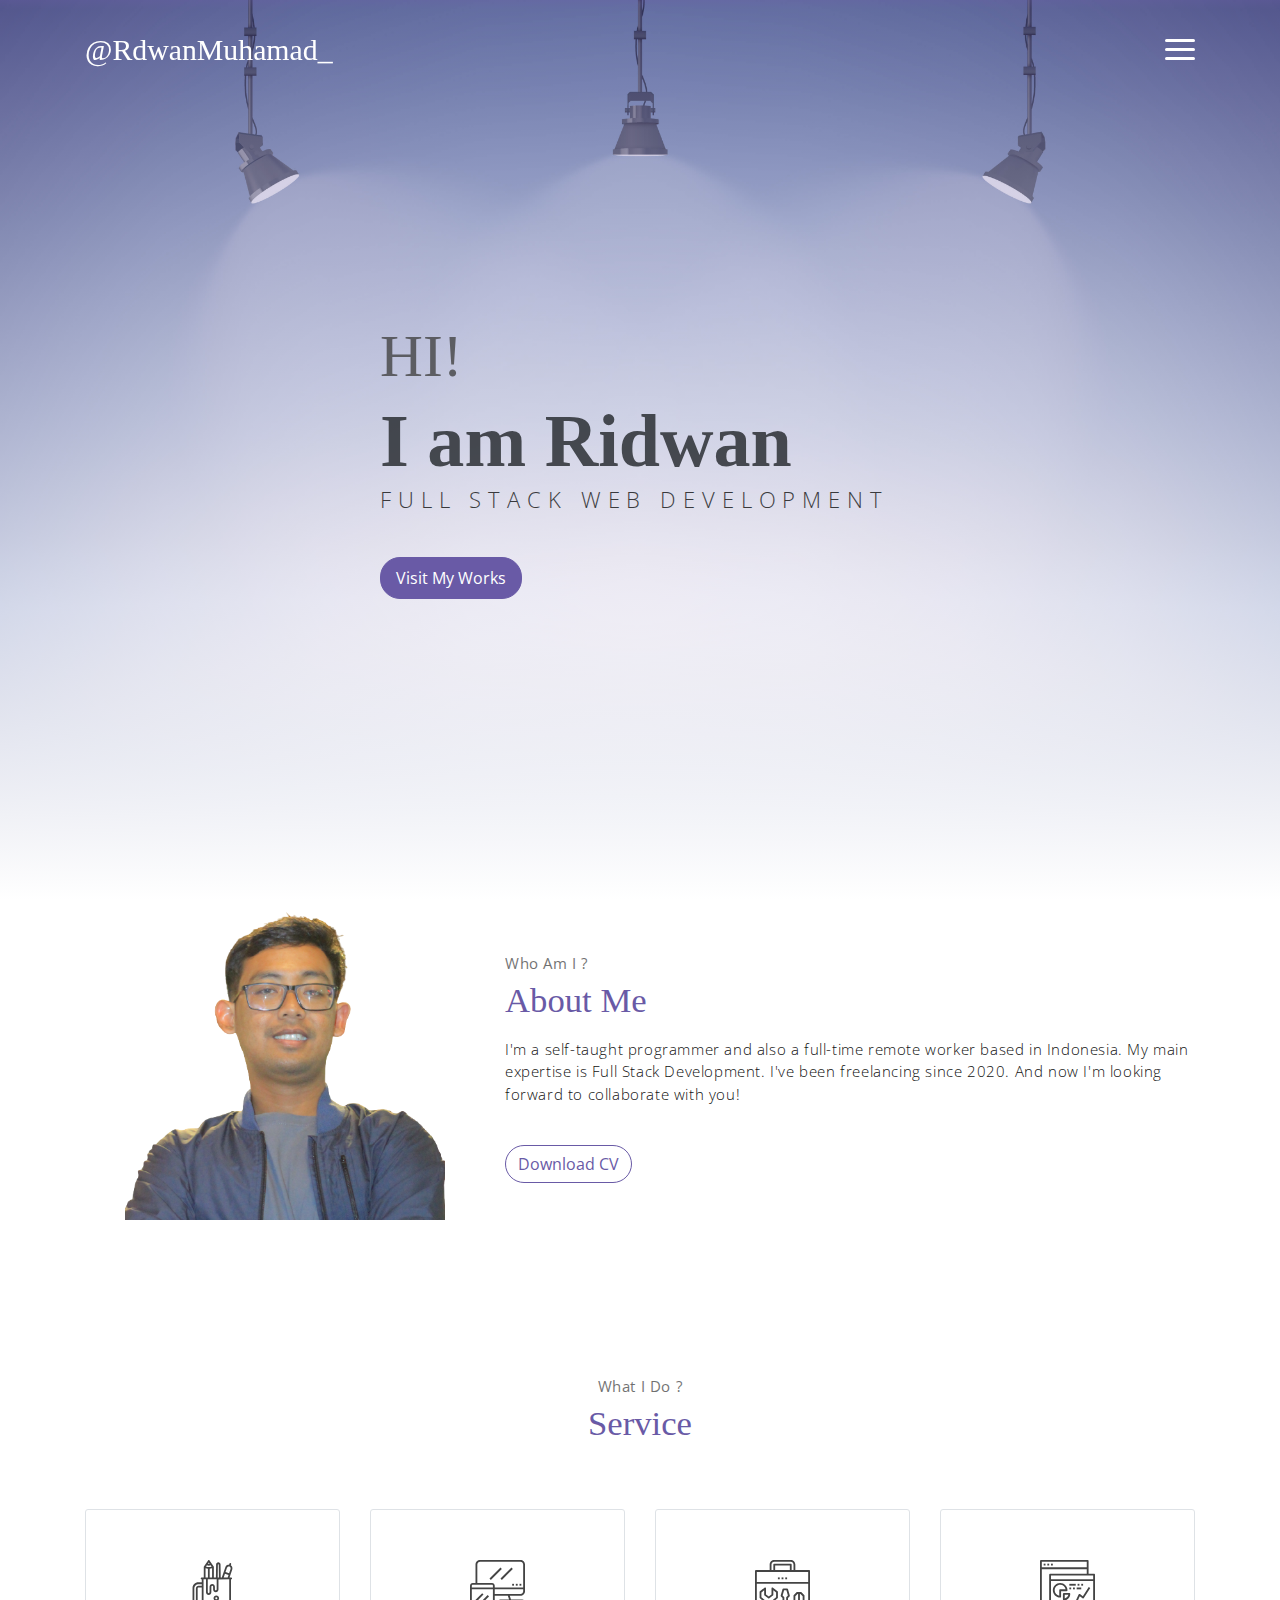
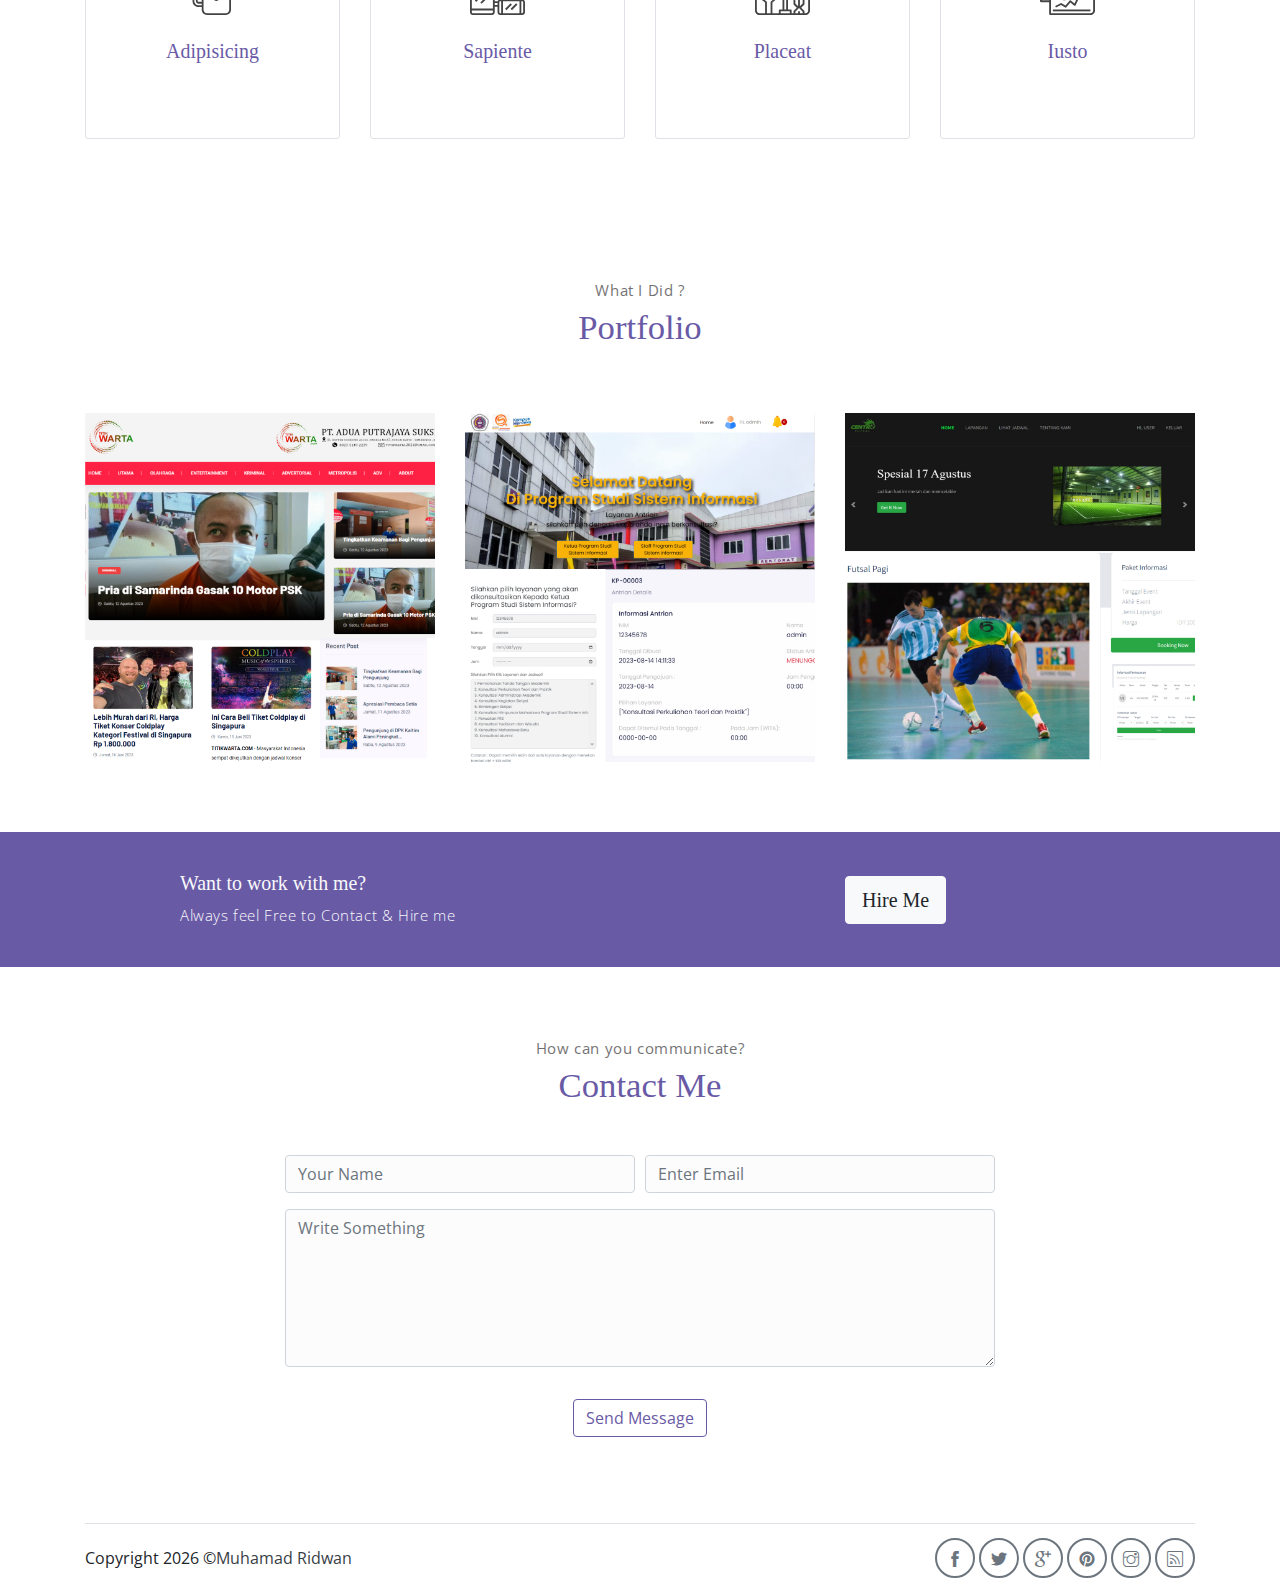
<file: index.html>
<!DOCTYPE html>
<html lang="en">

<head>
    <meta charset="utf-8">
    <meta name="viewport" content="width=device-width, initial-scale=1, shrink-to-fit=no">
    <meta name="description" content="Start your development with Meyawo landing page.">
    <meta name="author" content="Devcrud">
    <title>Portfolio Muhamad Ridwan</title>
    <!-- font icons -->
    <link rel="stylesheet" href="assets/vendors/themify-icons/css/themify-icons.css">
    <!-- Bootstrap + Meyawo main styles -->
    <link rel="stylesheet" href="assets/css/meyawo.css">
</head>

<body data-spy="scroll" data-target=".navbar" data-offset="40" id="home">

    <!-- Page Navbar -->
    <nav class="custom-navbar" data-spy="affix" data-offset-top="20">
        <div class="container">
            <a class="logo" href="/">@RdwanMuhamad_</a>
            <ul class="nav">
                <li class="item">
                    <a class="link" href="/">Home</a>
                </li>
                <li class="item">
                    <a class="link" href="#about">About</a>
                </li>
                <li class="item">
                    <a class="link" href="#portfolio">Portfolio</a>
                </li>
                <!-- <li class="item">
                    <a class="link" href="#testmonial">Testmonial</a>
                </li>
                <li class="item">
                    <a class="link" href="#blog">Blog</a>
                </li> -->
                <li class="item">
                    <a class="link" href="#contact">Contact</a>
                </li>
                <!-- <li class="item ml-md-3">
                    <a href="components.html" class="btn btn-primary">Components</a>
                </li> -->
            </ul>
            <a href="javascript:void(0)" id="nav-toggle" class="hamburger hamburger--elastic">
                <div class="hamburger-box">
                    <div class="hamburger-inner"></div>
                </div>
            </a>
        </div>
    </nav><!-- End of Page Navbar -->

    <!-- page header -->
    <header id="home" class="header">
        <div class="overlay"></div>
        <div class="header-content container">
            <h1 class="header-title">
                <span class="up">HI!</span>
                <span class="down">I am Ridwan</span>
            </h1>
            <p class="header-subtitle">FULL STACK WEB DEVELOPMENT</p>

            <a class="btn btn-primary" href="#portfolio">Visit My Works</a>
        </div>
    </header><!-- end of page header -->

    <!-- about section -->
    <section class="section pt-0" id="about">
        <!-- container -->
        <div class="container text-center">
            <!-- about wrapper -->
            <div class="about">
                <div class="about-img-holder text-center">
                    <img src="assets/imgs/frame-2.png" class="about-img"
                        alt="Download free bootstrap 4 landing page, free boootstrap 4 templates, Download free bootstrap 4.1 landing page, free boootstrap 4.1.1 templates, meyawo Landing page">
                </div>
                <div class="about-caption">
                    <p class="section-subtitle">Who Am I ?</p>
                    <h2 class="section-title mb-3">About Me</h2>
                    <p>
                        I'm a self-taught programmer and also a full-time remote worker based in Indonesia. My main expertise is Full Stack Development. 
                        I've been freelancing since 2020. And now I'm looking forward to collaborate with you!
                    </p>
                    <a href="/assets/doc/cv-muhamad-ridwan.pdf" target="_blank"
                        class="btn-rounded btn btn-outline-primary mt-4">Download CV</a>
                </div>
            </div><!-- end of about wrapper -->
        </div><!-- end of container -->
    </section> <!-- end of about section -->

    <!-- service section -->
    <section class="section" id="service">
        <div class="container text-center">
            <p class="section-subtitle">What I Do ?</p>
            <h6 class="section-title mb-6">Service</h6>
            <!-- row -->
            <div class="row">
                <div class="col-md-6 col-lg-3">
                    <div class="service-card">
                        <div class="body">
                            <img src="assets/imgs/pencil-case.svg"
                                alt="Download free bootstrap 4 landing page, free boootstrap 4 templates, Download free bootstrap 4.1 landing page, free boootstrap 4.1.1 templates, meyawo Landing page"
                                class="icon">
                            <h6 class="title">Adipisicing</h6>
                            <p class="subtitle">Labore velit culpa adipisci excepturi consequuntur itaque in nam
                                molestias dolorem iste quod.</p>
                        </div>
                    </div>
                </div>
                <div class="col-md-6 col-lg-3">
                    <div class="service-card">
                        <div class="body">
                            <img src="assets/imgs/responsive.svg"
                                alt="Download free bootstrap 4 landing page, free boootstrap 4 templates, Download free bootstrap 4.1 landing page, free boootstrap 4.1.1 templates, meyawo Landing page"
                                class="icon">
                            <h6 class="title">Sapiente</h6>
                            <p class="subtitle">Labore velit culpa adipisci excepturi consequuntur itaque in nam
                                molestias dolorem iste quod.</p>
                        </div>
                    </div>
                </div>
                <div class="col-md-6 col-lg-3">
                    <div class="service-card">
                        <div class="body">
                            <img src="assets/imgs/toolbox.svg"
                                alt="Download free bootstrap 4 landing page, free boootstrap 4 templates, Download free bootstrap 4.1 landing page, free boootstrap 4.1.1 templates, meyawo Landing page"
                                class="icon">
                            <h6 class="title">Placeat</h6>
                            <p class="subtitle">Labore velit culpa adipisci excepturi consequuntur itaque in nam
                                molestias dolorem iste quod.</p>
                        </div>
                    </div>
                </div>
                <div class="col-md-6 col-lg-3">
                    <div class="service-card">
                        <div class="body">
                            <img src="assets/imgs/analytics.svg"
                                alt="Download free bootstrap 4 landing page, free boootstrap 4 templates, Download free bootstrap 4.1 landing page, free boootstrap 4.1.1 templates, meyawo Landing page"
                                class="icon">
                            <h6 class="title">Iusto</h6>
                            <p class="subtitle">Labore velit culpa adipisci excepturi consequuntur itaque in nam
                                molestias dolorem iste quod.</p>
                        </div>
                    </div>
                </div>
            </div><!-- end of row -->
        </div>
    </section>
    <!-- end of service section -->

    <!-- portfolio section -->
    <section class="section" id="portfolio">
        <div class="container text-center">
            <p class="section-subtitle">What I Did ?</p>
            <h6 class="section-title mb-6">Portfolio</h6>
            <!-- row -->
            <div class="row">
                <div class="col-md-4">
                    <a href="#" class="portfolio-card">
                        <img src="assets/imgs/folio-4.jpg" class="portfolio-card-img"
                            alt="Download free bootstrap 4 landing page, free boootstrap 4 templates, Download free bootstrap 4.1 landing page, free boootstrap 4.1.1 templates, meyawo Landing page">
                        <span class="portfolio-card-overlay">
                            <span class="portfolio-card-caption">
                                <h4>Frontend Web Development </h4>
                                    <p class="font-weight-normal">News Website Titikwarta</p>
                            </span>
                        </span>
                    </a>
                </div>
                <div class="col-md-4">
                    <a href="#" class="portfolio-card">
                        <img class="portfolio-card-img" src="assets/imgs/folio-5.jpg" class="img-responsive rounded"
                            alt="Download free bootstrap 4 landing page, free boootstrap 4 templates, Download free bootstrap 4.1 landing page, free boootstrap 4.1.1 templates, meyawo Landing page">
                        <span class="portfolio-card-overlay">
                            <span class="portfolio-card-caption">
                                <h4>Full Stack Web Development</h4>
                                    <p class="font-weight-normal">Web Application SiAntrian</p>
                            </span>
                        </span>
                    </a>
                </div>
                <div class="col-md-4">
                    <a href="#" class="portfolio-card">
                        <img class="portfolio-card-img" src="assets/imgs/folio-6.jpg" class="img-responsive rounded"
                            alt="Download free bootstrap 4 landing page, free boootstrap 4 templates, Download free bootstrap 4.1 landing page, free boootstrap 4.1.1 templates, meyawo Landing page">
                        <span class="portfolio-card-overlay">
                            <span class="portfolio-card-caption">
                                <h4>Full Stack Web Develompment</h4>
                                    <p class="font-weight-normal">Web Application Centro Futsal</p>
                            </span>
                        </span>
                    </a>
                </div>
            </div><!-- end of row -->
        </div><!-- end of container -->
    </section>
    <!-- end of portfolio section -->

    <!-- pricing section -->

    <!-- end of pricing section -->

    <!-- section -->
    <section class="section-sm bg-primary">
        <!-- container -->
        <div class="container text-center text-sm-left">
            <!-- row -->
            <div class="row align-items-center">
                <div class="col-sm offset-md-1 mb-4 mb-md-0">
                    <h6 class="title text-light">Want to work with me?</h6>
                    <p class="m-0 text-light">Always feel Free to Contact & Hire me</p>
                </div>
                <div class="col-sm offset-sm-2 offset-md-3">
                    <button class="btn btn-lg my-font btn-light rounded">Hire Me</button>
                </div>
            </div> <!-- end of row -->
        </div> <!-- end of container -->
    </section> 
    <!-- end of section -->

    <!-- testimonial section -->

    <!-- end of testimonial section -->

    <!-- blog section -->

    <!-- end of blog section -->

    <!-- contact section -->
    <section class="section" id="contact">
        <div class="container text-center">
            <p class="section-subtitle">How can you communicate?</p>
            <h6 class="section-title mb-5">Contact Me</h6>
            <!-- contact form -->
            <form action="" class="contact-form col-md-10 col-lg-8 m-auto">
                <div class="form-row">
                    <div class="form-group col-sm-6">
                        <input type="text" size="50" class="form-control" placeholder="Your Name" required>
                    </div>
                    <div class="form-group col-sm-6">
                        <input type="email" class="form-control" placeholder="Enter Email" requried>
                    </div>
                    <div class="form-group col-sm-12">
                        <textarea name="comment" id="comment" rows="6" class="form-control"
                            placeholder="Write Something"></textarea>
                    </div>
                    <div class="form-group col-sm-12 mt-3">
                        <input type="submit" value="Send Message" class="btn btn-outline-primary rounded">
                    </div>
                </div>
            </form><!-- end of contact form -->
        </div><!-- end of container -->
    </section><!-- end of contact section -->

    <!-- footer -->
    <div class="container">
        <footer class="footer">
            <a class="mb-0">Copyright
                <script>document.write(new Date().getFullYear())</script> &copy; <a
                    href="#"> Muhamad Ridwan</a>
            </p>
            <p class="mb-0 d-none">Copyright
                <script>document.write(new Date().getFullYear())</script> &copy; <a
                    href="http://www.devcrud.com">DevCRUD</a> Distribution <a
                    href="https://themewagon.com">ThemeWagon</a>
            </p>
            <div class="social-links text-right m-auto ml-sm-auto">
                <a href="javascript:void(0)" class="link"><i class="ti-facebook"></i></a>
                <a href="javascript:void(0)" class="link"><i class="ti-twitter-alt"></i></a>
                <a href="javascript:void(0)" class="link"><i class="ti-google"></i></a>
                <a href="javascript:void(0)" class="link"><i class="ti-pinterest-alt"></i></a>
                <a href="javascript:void(0)" class="link"><i class="ti-instagram"></i></a>
                <a href="javascript:void(0)" class="link"><i class="ti-rss"></i></a>
            </div>
        </footer>
    </div> <!-- end of page footer -->

    <!-- core  -->
    <script src="assets/vendors/jquery/jquery-3.4.1.js"></script>
    <script src="assets/vendors/bootstrap/bootstrap.bundle.js"></script>

    <!-- bootstrap 3 affix -->
    <script src="assets/vendors/bootstrap/bootstrap.affix.js"></script>

    <!-- Meyawo js -->
    <script src="assets/js/meyawo.js"></script>

</body>

</html>
</file>
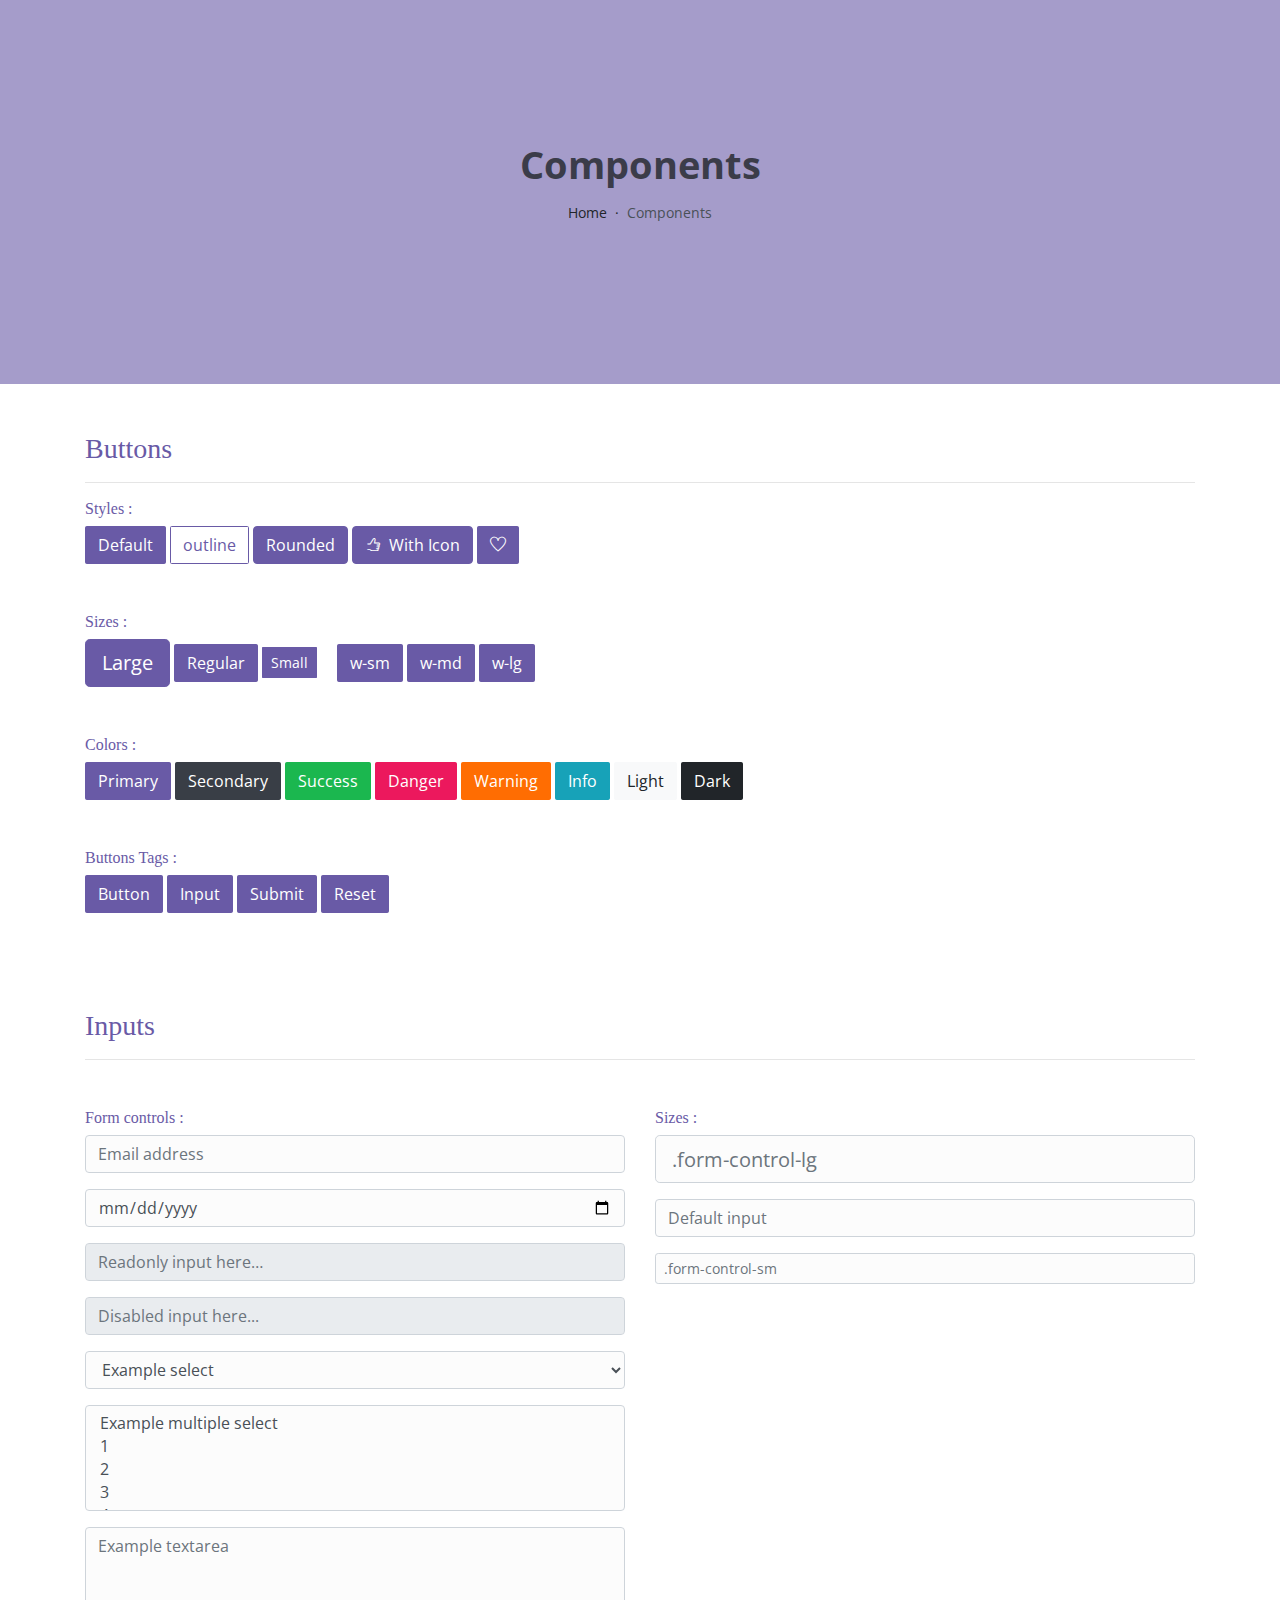
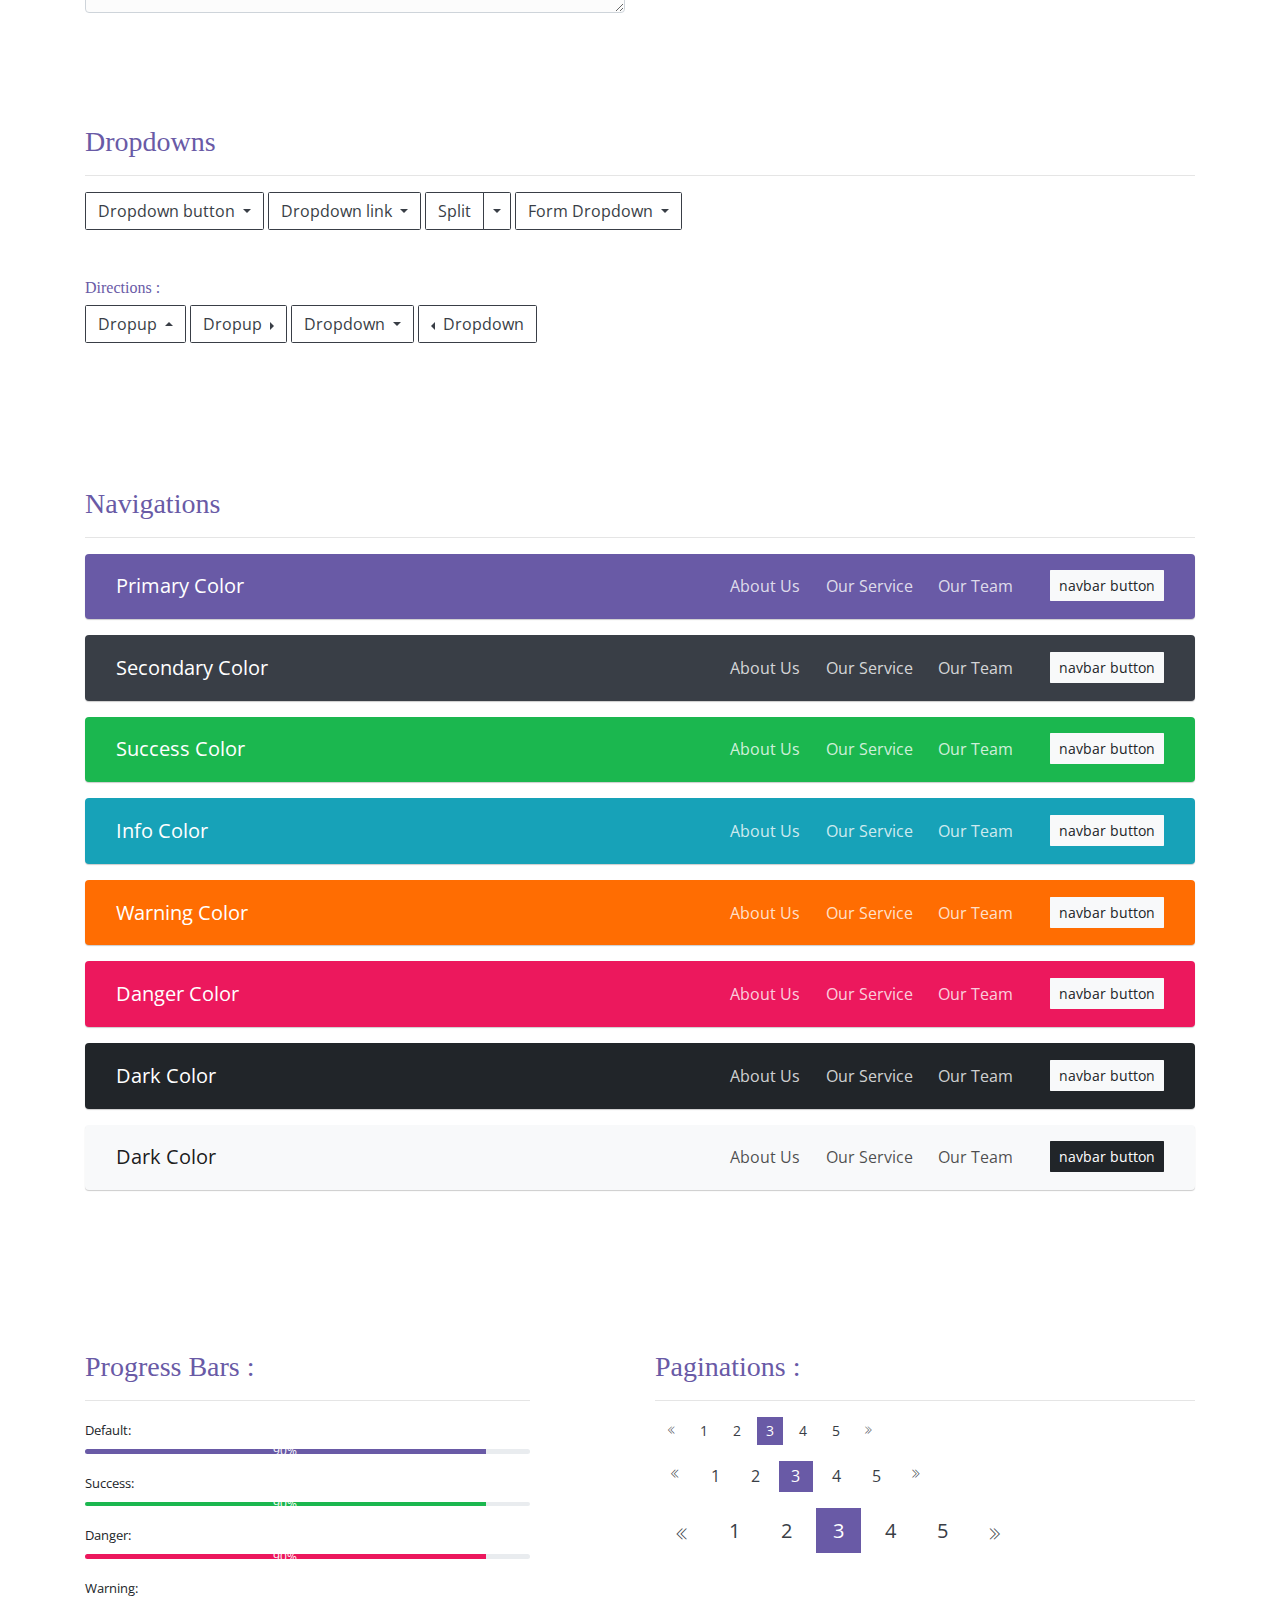
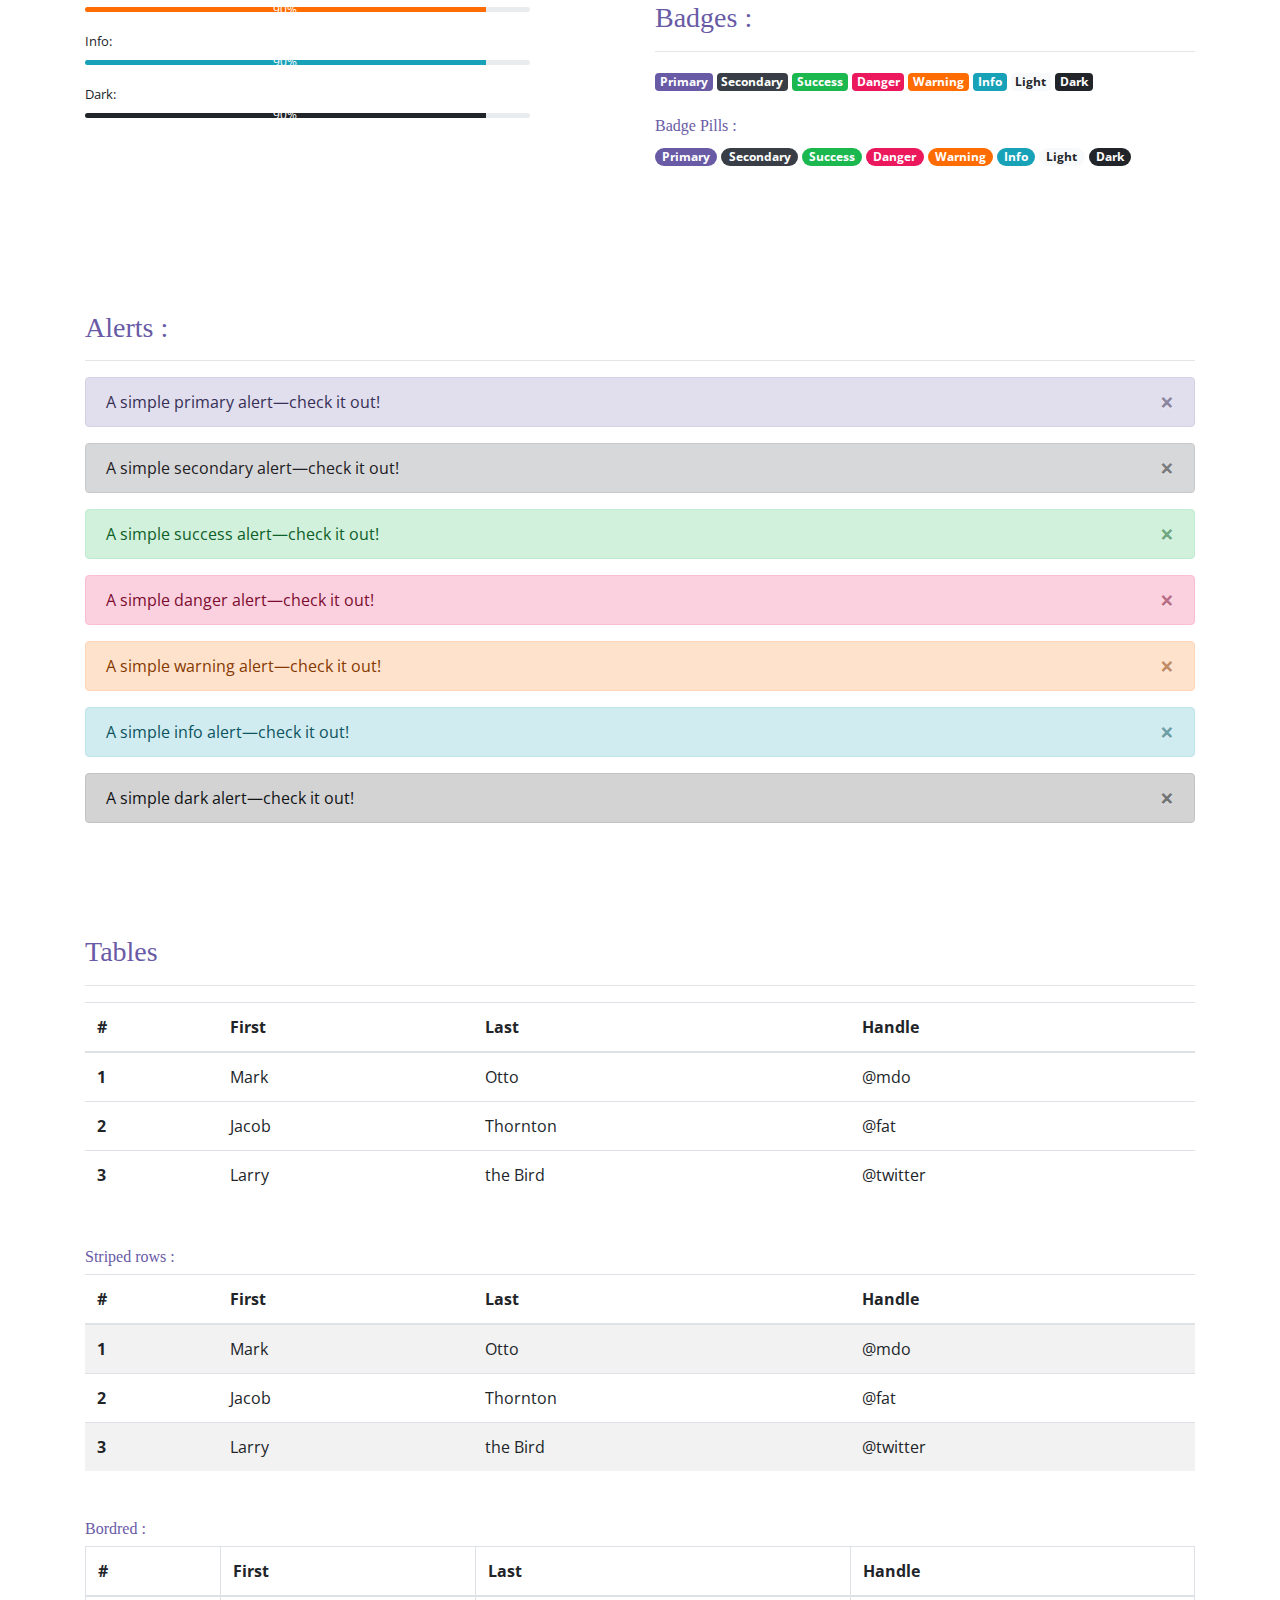
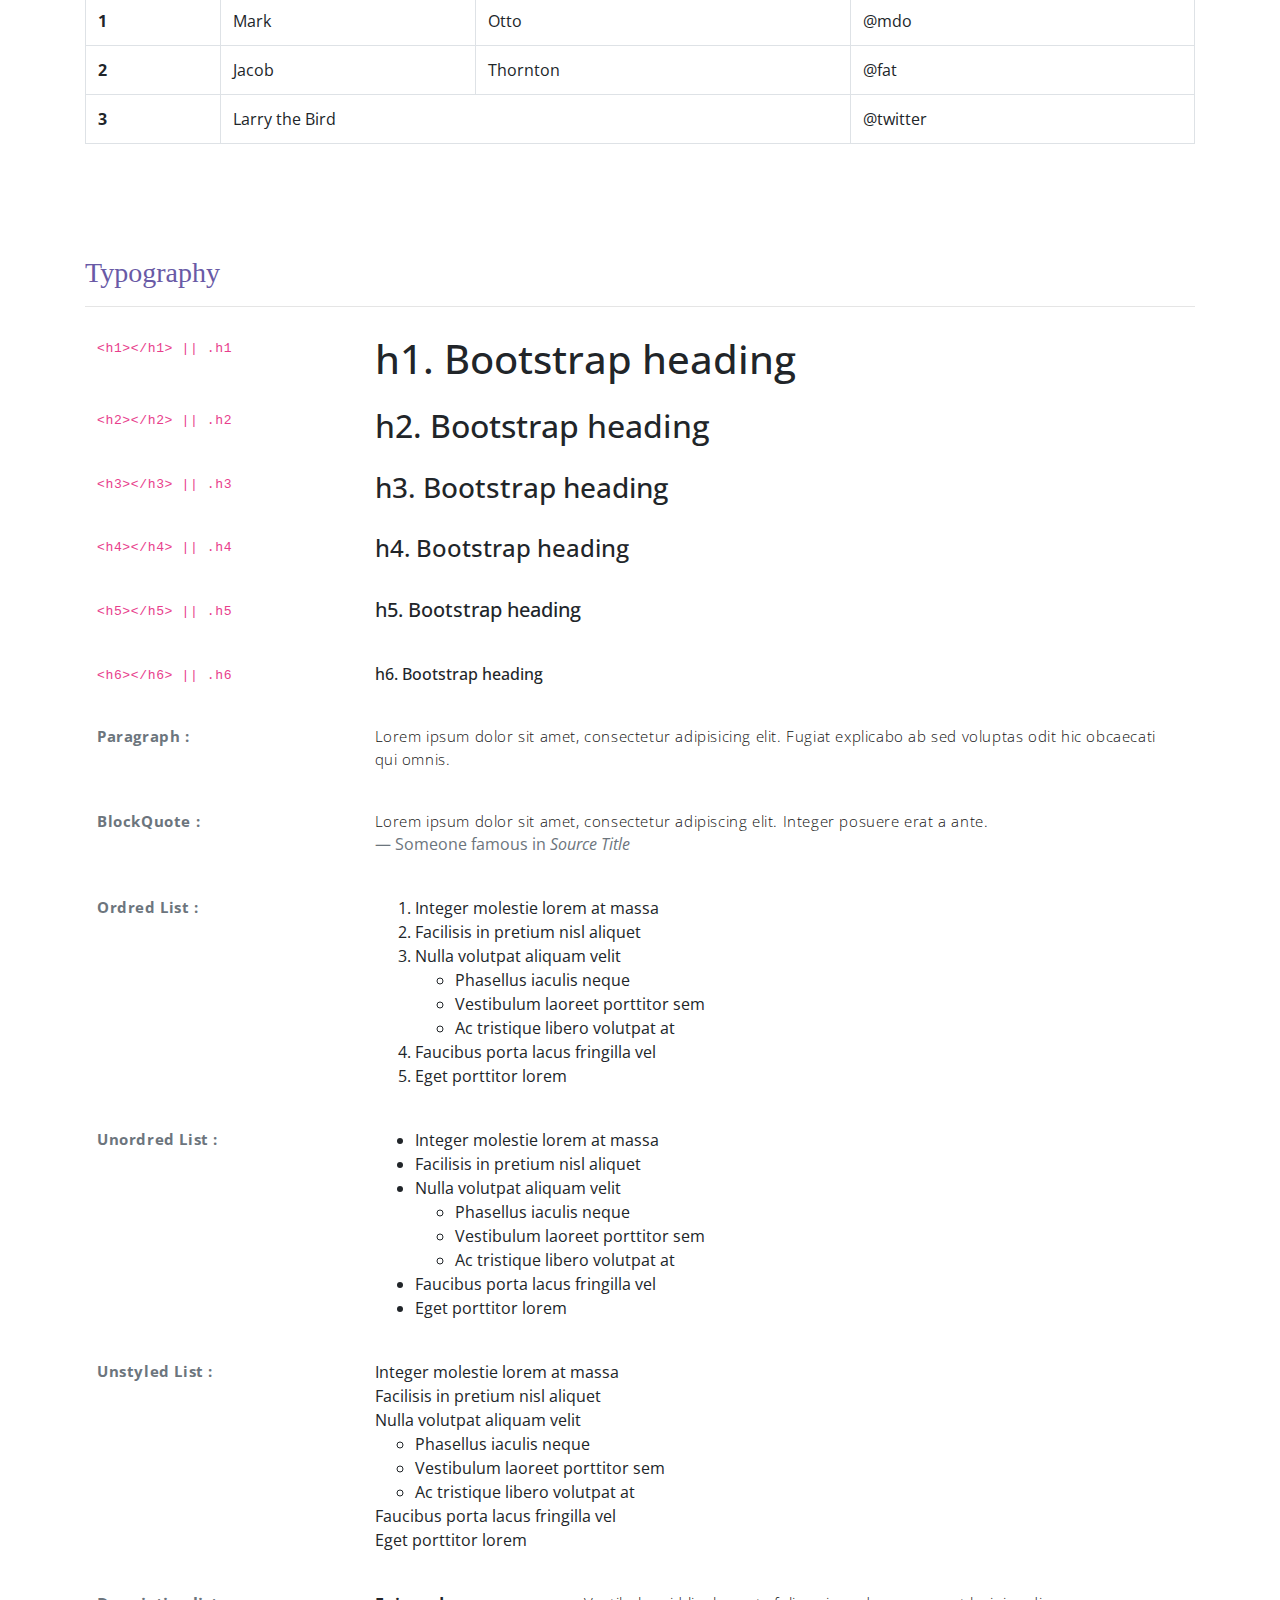
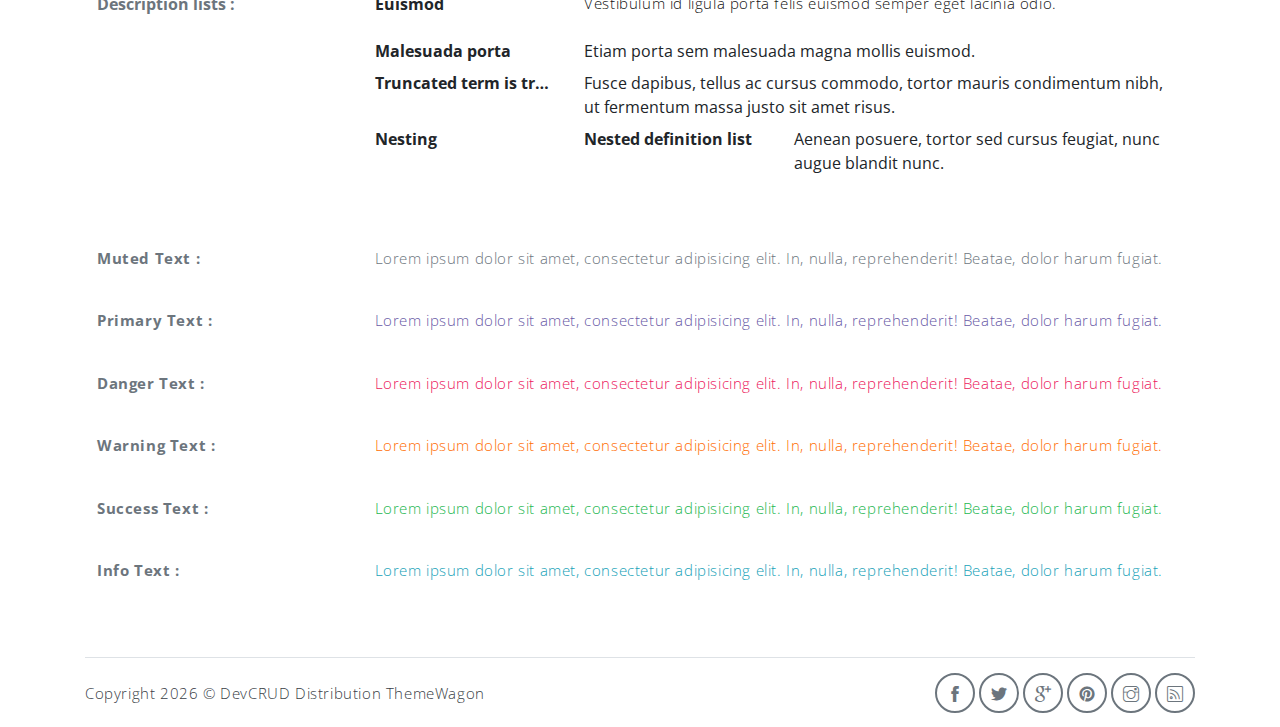
<file: components.html>
<!DOCTYPE html>
<html lang="en">

<head>
   <meta charset="utf-8">
   <meta name="viewport" content="width=device-width, initial-scale=1, shrink-to-fit=no">
   <meta name="description" content="Start your development with Meyawo landing page.">
   <meta name="author" content="Devcrud">
   <title>Meyawo Landing page | Components</title>
   <!-- font icons -->
   <link rel="stylesheet" href="assets/vendors/themify-icons/css/themify-icons.css">
   <!-- Bootstrap + Steller  -->
   <link rel="stylesheet" href="assets/css/meyawo.css">
</head>

<body>

   <!-- Page Header -->
   <header class="header header-mini">
      <div class="header-title">Components</div>
      <nav aria-label="breadcrumb">
         <ol class="breadcrumb">
            <li class="breadcrumb-item"><a href="/">Home</a></li>
            <li class="breadcrumb-item active" aria-current="page">Components</li>
         </ol>
      </nav>
   </header> <!-- End Of Page Header -->

   <!-- main content -->
   <div class="container">

      <!-- Buttons -->
      <h3 class="mt-5">Buttons</h3>
      <hr>
      <h6 class="section-secondary-title">Styles :</h6>
      <button class="btn btn-primary">Default</button>
      <button class="btn btn-outline-primary">outline</button>
      <button class="btn btn-primary rounded">Rounded</button>
      <button class="btn btn-primary rounded"><i class="ti-thumb-up pr-1"></i> With Icon</button>
      <button class="btn btn-primary circle"><i class="ti-heart"></i></button>

      <h6 class="section-secondary-title mt-5">Sizes :</h6>
      <button class="btn btn-primary btn-lg">Large</button>
      <button class="btn btn-primary ">Regular</button>
      <button class="btn btn-primary btn-sm">Small</button>
      <button class="btn btn-primary w-sm ml-3">w-sm</button>
      <button class="btn btn-primary w-md">w-md</button>
      <button class="btn btn-primary w-lg">w-lg</button>

      <h6 class="section-secondary-title mt-5">Colors :</h6>
      <button type="button" class="btn btn-primary">Primary</button>
      <button type="button" class="btn btn-secondary">Secondary</button>
      <button type="button" class="btn btn-success">Success</button>
      <button type="button" class="btn btn-danger">Danger</button>
      <button type="button" class="btn btn-warning">Warning</button>
      <button type="button" class="btn btn-info">Info</button>
      <button type="button" class="btn btn-light">Light</button>
      <button type="button" class="btn btn-dark">Dark</button>

      <h6 class="section-secondary-title mt-5">Buttons Tags :</h6>
      <button class="btn btn-primary" type="submit">Button</button>
      <input class="btn btn-primary" type="button" value="Input">
      <input class="btn btn-primary" type="submit" value="Submit">
      <input class="btn btn-primary" type="reset" value="Reset">

      <!-- devider -->
      <div class="py-5"></div>

      <!-- Inputs -->
      <h3>Inputs</h3>
      <hr>
      <div class="row mt-5">
         <div class="col-md-6">
            <h6 class="section-secondary-title">Form controls :</h6>
            <div class="form-group">
               <input type="email" class="form-control" id="exampleFormControlInput1" placeholder="Email address">
            </div>
            <div class="form-group">
               <input type="date" class="form-control" id="exampleFormControlInput1" placeholder="Date">
            </div>
            <div class="form-group">
               <input class="form-control" type="text" placeholder="Readonly input here…" readonly>
            </div>
            <div class="form-group">
               <input class="form-control" id="disabledInput" type="text" placeholder="Disabled input here..." disabled>
            </div>
            <div class="form-group">
               <select class="form-control" id="exampleFormControlSelect1">
                  <option>Example select</option>
                  <option>1</option>
                  <option>2</option>
                  <option>3</option>
                  <option>4</option>
                  <option>5</option>
               </select>
            </div>
            <div class="form-group">
               <select multiple class="form-control" id="exampleFormControlSelect2">
                  <option>Example multiple select</option>
                  <option>1</option>
                  <option>2</option>
                  <option>3</option>
                  <option>4</option>
                  <option>5</option>
               </select>
            </div>
            <div class="form-group">
               <textarea class="form-control" id="exampleFormControlTextarea1" rows="3"
                  placeholder="Example textarea"></textarea>
            </div>
         </div>
         <div class="col-md-6">
            <h6 class="section-secondary-title">Sizes :</h6>
            <div class="form-group">
               <input class="form-control form-control-lg" type="text" placeholder=".form-control-lg">
            </div>
            <div class="form-group">
               <input class="form-control" type="text" placeholder="Default input">
            </div>
            <div class="form-group">
               <input class="form-control form-control-sm" type="text" placeholder=".form-control-sm">
            </div>
         </div>
      </div> <!-- end of inputs -->

      <!-- devider -->
      <div class="py-5"></div>

      <!-- Dropdowns -->
      <h3 class="components-section-title font-weight-normal">Dropdowns</h3>
      <hr>
      <div class="dropdown d-inline-block">
         <button class="btn btn-outline-secondary dropdown-toggle" type="button" id="dropdownMenuButton"
            data-toggle="dropdown" aria-haspopup="true" aria-expanded="false">
            Dropdown button
         </button>
         <div class="dropdown-menu" aria-labelledby="dropdownMenuButton">
            <a class="dropdown-item" href="#">Action</a>
            <a class="dropdown-item" href="#">Another action</a>
            <a class="dropdown-item" href="#">Something else here</a>
         </div>
      </div>
      <div class="dropdown d-inline-block">
         <a class="btn btn-outline-secondary dropdown-toggle" href="#" role="button" id="dropdownMenuLink"
            data-toggle="dropdown" aria-haspopup="true" aria-expanded="false">
            Dropdown link
         </a>
         <div class="dropdown-menu" aria-labelledby="dropdownMenuLink">
            <a class="dropdown-item" href="#">Action</a>
            <a class="dropdown-item" href="#">Another action</a>
            <a class="dropdown-item" href="#">Something else here</a>
         </div>
      </div>
      <div class="btn-group">
         <button type="button" class="btn btn-outline-secondary">Split</button>
         <button type="button" class="btn btn-outline-secondary dropdown-toggle dropdown-toggle-split"
            data-toggle="dropdown" aria-haspopup="true" aria-expanded="false">
            <span class="sr-only">Toggle Dropdown</span>
         </button>
         <div class="dropdown-menu">
            <a class="dropdown-item" href="#">Action</a>
            <a class="dropdown-item" href="#">Another action</a>
            <a class="dropdown-item" href="#">Something else here</a>
            <div class="dropdown-divider"></div>
            <a class="dropdown-item" href="#">Separated link</a>
         </div>
      </div>
      <div class="btn-group">
         <button class="btn btn-outline-secondary dropdown-toggle" type="button" id="dropdownMenuButton"
            data-toggle="dropdown" aria-haspopup="true" aria-expanded="false">
            Form Dropdown
         </button>
         <div class="dropdown-menu form">
            <form class="px-4 py-3">
               <div class="form-group">
                  <input type="email" class="form-control" id="exampleDropdownFormEmail1"
                     placeholder="email@example.com">
               </div>
               <div class="form-group">
                  <input type="password" class="form-control" id="exampleDropdownFormPassword1" placeholder="Password">
               </div>
               <div class="form-check mb-3">
                  <input type="checkbox" class="form-check-input" id="dropdownCheck">
                  <label class="form-check-label" for="dropdownCheck">
                     Remember me
                  </label>
               </div>
               <button type="submit" class="btn btn-primary btn-block">Sign in</button>
            </form>
            <div class="dropdown-divider"></div>
            <a class="dropdown-item" href="#"><small>New around here? Sign up</small></a>
            <a class="dropdown-item" href="#"><small>Forgot password?</small></a>
         </div>
      </div>
      <h6 class="section-secondary-title mt-5">Directions :</h6>
      <div class="btn-group dropup">
         <button type="button" class="btn btn-outline-secondary dropdown-toggle" data-toggle="dropdown"
            aria-haspopup="true" aria-expanded="false">
            Dropup
         </button>
         <div class="dropdown-menu">
            <a class="dropdown-item" href="#">Action</a>
            <a class="dropdown-item" href="#">Another action</a>
            <a class="dropdown-item" href="#">Something else here</a>
            <div class="dropdown-divider"></div>
            <a class="dropdown-item" href="#">Separated link</a>
         </div>
      </div>
      <div class="btn-group dropright">
         <button type="button" class="btn btn-outline-secondary dropdown-toggle" data-toggle="dropdown"
            aria-haspopup="true" aria-expanded="false">
            Dropup
         </button>
         <div class="dropdown-menu">
            <a class="dropdown-item" href="#">Action</a>
            <a class="dropdown-item" href="#">Another action</a>
            <a class="dropdown-item" href="#">Something else here</a>
            <div class="dropdown-divider"></div>
            <a class="dropdown-item" href="#">Separated link</a>
         </div>
      </div>
      <div class="btn-group">
         <button type="button" class="btn btn-outline-secondary dropdown-toggle" data-toggle="dropdown"
            aria-haspopup="true" aria-expanded="false">
            Dropdown
         </button>
         <div class="dropdown-menu">
            <a class="dropdown-item" href="#">Action</a>
            <a class="dropdown-item" href="#">Another action</a>
            <a class="dropdown-item" href="#">Something else here</a>
            <div class="dropdown-divider"></div>
            <a class="dropdown-item" href="#">Separated link</a>
         </div>
      </div>
      <div class="btn-group dropleft">
         <button type="button" class="btn btn-outline-secondary dropdown-toggle" data-toggle="dropdown"
            aria-haspopup="true" aria-expanded="false">
            Dropdown
         </button>
         <div class="dropdown-menu">
            <a class="dropdown-item" href="#">Action</a>
            <a class="dropdown-item" href="#">Another action</a>
            <a class="dropdown-item" href="#">Something else here</a>
            <div class="dropdown-divider"></div>
            <a class="dropdown-item" href="#">Separated link</a>
         </div>
      </div> <!-- end of Dropdowns -->

      <!-- devider -->
      <div class="py-5"></div>

      <!-- navbars -->
      <h3 class="components-section-title font-weight-normal mt-5">Navigations</h3>
      <hr>
      <nav class="navbar navbar-expand-sm navbar-dark bg-primary rounded shadow mb-3">
         <div class="container">
            <a class="navbar-brand" href="#">Primary Color</a>
            <button class="navbar-toggler ml-auto" type="button" data-toggle="collapse"
               data-target="#navbarSupportedContent" aria-controls="navbarSupportedContent" aria-expanded="false"
               aria-label="Toggle navigation">
               <span class="navbar-toggler-icon"></span>
            </button>
            <div class="collapse navbar-collapse" id="navbarSupportedContent">
               <ul class="navbar-nav ml-auto">
                  <li class="nav-item">
                     <a class="nav-link" href="#about">About Us</a>
                  </li>
                  <li class="nav-item">
                     <a class="nav-link" href="#service">Our Service</a>
                  </li>
                  <li class="nav-item">
                     <a class="nav-link" href="#team">Our Team</a>
                  </li>
                  <li class="nav-item">
                     <a href="#book-table" class="ml-4 mt-1 btn btn-light btn-sm">navbar button</a>
                  </li>
               </ul>
            </div>
         </div>
      </nav>
      <nav class="navbar navbar-expand-sm navbar-dark bg-secondary rounded shadow mb-3">
         <div class="container">
            <a class="navbar-brand" href="#">Secondary Color</a>
            <button class="navbar-toggler ml-auto" type="button" data-toggle="collapse"
               data-target="#navbarSupportedContent" aria-controls="navbarSupportedContent" aria-expanded="false"
               aria-label="Toggle navigation">
               <span class="navbar-toggler-icon"></span>
            </button>
            <div class="collapse navbar-collapse" id="navbarSupportedContent">
               <ul class="navbar-nav ml-auto">
                  <li class="nav-item">
                     <a class="nav-link" href="#about">About Us</a>
                  </li>
                  <li class="nav-item">
                     <a class="nav-link" href="#service">Our Service</a>
                  </li>
                  <li class="nav-item">
                     <a class="nav-link" href="#team">Our Team</a>
                  </li>
                  <li class="nav-item">
                     <a href="#book-table" class="ml-4 mt-1 btn btn-light btn-sm">navbar button</a>
                  </li>
               </ul>
            </div>
         </div>
      </nav>
      <nav class="navbar navbar-expand-sm navbar-dark bg-success rounded shadow mb-3">
         <div class="container">
            <a class="navbar-brand" href="#">Success Color</a>
            <button class="navbar-toggler ml-auto" type="button" data-toggle="collapse"
               data-target="#navbarSupportedContent" aria-controls="navbarSupportedContent" aria-expanded="false"
               aria-label="Toggle navigation">
               <span class="navbar-toggler-icon"></span>
            </button>
            <div class="collapse navbar-collapse" id="navbarSupportedContent">
               <ul class="navbar-nav ml-auto">
                  <li class="nav-item">
                     <a class="nav-link" href="#about">About Us</a>
                  </li>
                  <li class="nav-item">
                     <a class="nav-link" href="#service">Our Service</a>
                  </li>
                  <li class="nav-item">
                     <a class="nav-link" href="#team">Our Team</a>
                  </li>
                  <li class="nav-item">
                     <a href="#book-table" class="ml-4 mt-1 btn btn-light btn-sm">navbar button</a>
                  </li>
               </ul>
            </div>
         </div>
      </nav>
      <nav class="navbar navbar-expand-sm navbar-dark bg-info rounded shadow mb-3">
         <div class="container">
            <a class="navbar-brand" href="#">Info Color</a>
            <button class="navbar-toggler ml-auto" type="button" data-toggle="collapse"
               data-target="#navbarSupportedContent" aria-controls="navbarSupportedContent" aria-expanded="false"
               aria-label="Toggle navigation">
               <span class="navbar-toggler-icon"></span>
            </button>
            <div class="collapse navbar-collapse" id="navbarSupportedContent">
               <ul class="navbar-nav ml-auto">
                  <li class="nav-item">
                     <a class="nav-link" href="#about">About Us</a>
                  </li>
                  <li class="nav-item">
                     <a class="nav-link" href="#service">Our Service</a>
                  </li>
                  <li class="nav-item">
                     <a class="nav-link" href="#team">Our Team</a>
                  </li>
                  <li class="nav-item">
                     <a href="#book-table" class="ml-4 mt-1 btn btn-light btn-sm">navbar button</a>
                  </li>
               </ul>
            </div>
         </div>
      </nav>
      <nav class="navbar navbar-expand-sm navbar-dark bg-warning rounded shadow mb-3">
         <div class="container">
            <a class="navbar-brand" href="#">Warning Color</a>
            <button class="navbar-toggler ml-auto" type="button" data-toggle="collapse"
               data-target="#navbarSupportedContent" aria-controls="navbarSupportedContent" aria-expanded="false"
               aria-label="Toggle navigation">
               <span class="navbar-toggler-icon"></span>
            </button>
            <div class="collapse navbar-collapse" id="navbarSupportedContent">
               <ul class="navbar-nav ml-auto">
                  <li class="nav-item">
                     <a class="nav-link" href="#about">About Us</a>
                  </li>
                  <li class="nav-item">
                     <a class="nav-link" href="#service">Our Service</a>
                  </li>
                  <li class="nav-item">
                     <a class="nav-link" href="#team">Our Team</a>
                  </li>
                  <li class="nav-item">
                     <a href="#book-table" class="ml-4 mt-1 btn btn-light btn-sm">navbar button</a>
                  </li>
               </ul>
            </div>
         </div>
      </nav>
      <nav class="navbar navbar-expand-sm navbar-dark bg-danger rounded shadow mb-3">
         <div class="container">
            <a class="navbar-brand" href="#">Danger Color</a>
            <button class="navbar-toggler ml-auto" type="button" data-toggle="collapse"
               data-target="#navbarSupportedContent" aria-controls="navbarSupportedContent" aria-expanded="false"
               aria-label="Toggle navigation">
               <span class="navbar-toggler-icon"></span>
            </button>
            <div class="collapse navbar-collapse" id="navbarSupportedContent">
               <ul class="navbar-nav ml-auto">
                  <li class="nav-item">
                     <a class="nav-link" href="#about">About Us</a>
                  </li>
                  <li class="nav-item">
                     <a class="nav-link" href="#service">Our Service</a>
                  </li>
                  <li class="nav-item">
                     <a class="nav-link" href="#team">Our Team</a>
                  </li>
                  <li class="nav-item">
                     <a href="#book-table" class="ml-4 mt-1 btn btn-light btn-sm">navbar button</a>
                  </li>
               </ul>
            </div>
         </div>
      </nav>
      <nav class="navbar navbar-expand-sm navbar-dark bg-dark rounded shadow mb-3">
         <div class="container">
            <a class="navbar-brand" href="#">Dark Color</a>
            <button class="navbar-toggler ml-auto" type="button" data-toggle="collapse"
               data-target="#navbarSupportedContent" aria-controls="navbarSupportedContent" aria-expanded="false"
               aria-label="Toggle navigation">
               <span class="navbar-toggler-icon"></span>
            </button>
            <div class="collapse navbar-collapse" id="navbarSupportedContent">
               <ul class="navbar-nav ml-auto">
                  <li class="nav-item">
                     <a class="nav-link" href="#about">About Us</a>
                  </li>
                  <li class="nav-item">
                     <a class="nav-link" href="#service">Our Service</a>
                  </li>
                  <li class="nav-item">
                     <a class="nav-link" href="#team">Our Team</a>
                  </li>
                  <li class="nav-item">
                     <a href="#book-table" class="ml-4 mt-1 btn btn-light btn-sm">navbar button</a>
                  </li>
               </ul>
            </div>
         </div>
      </nav>
      <nav class="navbar navbar-expand-sm navbar-light bg-light rounded shadow mb-3">
         <div class="container">
            <a class="navbar-brand" href="#">Dark Color</a>
            <button class="navbar-toggler ml-auto" type="button" data-toggle="collapse"
               data-target="#navbarSupportedContent" aria-controls="navbarSupportedContent" aria-expanded="false"
               aria-label="Toggle navigation">
               <span class="navbar-toggler-icon"></span>
            </button>
            <div class="collapse navbar-collapse" id="navbarSupportedContent">
               <ul class="navbar-nav ml-auto">
                  <li class="nav-item">
                     <a class="nav-link" href="#about">About Us</a>
                  </li>
                  <li class="nav-item">
                     <a class="nav-link" href="#service">Our Service</a>
                  </li>
                  <li class="nav-item">
                     <a class="nav-link" href="#team">Our Team</a>
                  </li>
                  <li class="nav-item">
                     <a href="#book-table" class="ml-4 mt-1 btn btn-dark btn-sm">navbar button</a>
                  </li>
               </ul>
            </div>
         </div>
      </nav>
      <!-- End of navbars -->

      <!-- devider -->
      <div class="py-5"></div>

      <!-- progress bars -->
      <div class="row justify-content-between">
         <div class="col-md-5">
            <h3 class="components-section-title font-weight-normal mt-5">Progress Bars :</h3>
            <hr>
            <small>Default: </small>
            <div class="progress mt-2 mb-3">
               <div class="progress-bar" role="progressbar" style="width: 90%" aria-valuenow="25" aria-valuemin="0"
                  aria-valuemax="100"><span>90%</span></div>
            </div>
            <small>Success:</small>
            <div class="progress mt-2 mb-3">
               <div class="progress-bar bg-success" role="progressbar" style="width: 90%" aria-valuenow="25"
                  aria-valuemin="0" aria-valuemax="100"><span>90%</span></div>
            </div>
            <small>Danger:</small>
            <div class="progress mt-2 mb-3">
               <div class="progress-bar bg-danger" role="progressbar" style="width: 90%" aria-valuenow="25"
                  aria-valuemin="0" aria-valuemax="100"><span>90%</span></div>
            </div>
            <small>Warning:</small>
            <div class="progress mt-2 mb-3">
               <div class="progress-bar bg-warning" role="progressbar" style="width: 90%" aria-valuenow="25"
                  aria-valuemin="0" aria-valuemax="100"><span>90%</span></div>
            </div>
            <small>Info:</small>
            <div class="progress mt-2 mb-3">
               <div class="progress-bar bg-info" role="progressbar" style="width: 90%" aria-valuenow="25"
                  aria-valuemin="0" aria-valuemax="100"><span>90%</span></div>
            </div>
            <small>Dark:</small>
            <div class="progress mt-2 mb-3">
               <div class="progress-bar bg-dark" role="progressbar" style="width: 90%" aria-valuenow="25"
                  aria-valuemin="0" aria-valuemax="100"><span>90%</span></div>
            </div>
         </div>
         <div class="col-md-6">
            <h3 class="components-section-title font-weight-normal mt-5">Paginations :</h3>
            <hr>
            <nav aria-label="Page navigation example">
               <ul class="pagination pagination-sm">
                  <li class="page-item"><a class="page-link" href="#"><i class="ti-angle-double-left"></i></a></li>
                  <li class="page-item"><a class="page-link" href="#">1</a></li>
                  <li class="page-item"><a class="page-link" href="#">2</a></li>
                  <li class="page-item active"><a class="page-link" href="#">3</a></li>
                  <li class="page-item"><a class="page-link" href="#">4</a></li>
                  <li class="page-item"><a class="page-link" href="#">5</a></li>
                  <li class="page-item"><a class="page-link" href="#"><i class="ti-angle-double-right"></i></a></li>
               </ul>
            </nav>
            <nav aria-label="Page navigation example">
               <ul class="pagination">
                  <li class="page-item"><a class="page-link" href="#"><i class="ti-angle-double-left"></i></a></li>
                  <li class="page-item"><a class="page-link" href="#">1</a></li>
                  <li class="page-item"><a class="page-link" href="#">2</a></li>
                  <li class="page-item active"><a class="page-link" href="#">3</a></li>
                  <li class="page-item"><a class="page-link" href="#">4</a></li>
                  <li class="page-item"><a class="page-link" href="#">5</a></li>
                  <li class="page-item"><a class="page-link" href="#"><i class="ti-angle-double-right"></i></a></li>
               </ul>
            </nav>
            <nav aria-label="Page navigation example">
               <ul class="pagination pagination-lg">
                  <li class="page-item"><a class="page-link" href="#"><i class="ti-angle-double-left"></i></a></li>
                  <li class="page-item"><a class="page-link" href="#">1</a></li>
                  <li class="page-item"><a class="page-link" href="#">2</a></li>
                  <li class="page-item active"><a class="page-link" href="#">3</a></li>
                  <li class="page-item"><a class="page-link" href="#">4</a></li>
                  <li class="page-item"><a class="page-link" href="#">5</a></li>
                  <li class="page-item"><a class="page-link" href="#"><i class="ti-angle-double-right"></i></a></li>
               </ul>
            </nav>

            <!-- Badges -->
            <h3 class="components-section-title font-weight-normal mt-5">Badges :</h3>
            <hr>
            <span class="badge badge-primary">Primary</span>
            <span class="badge badge-secondary">Secondary</span>
            <span class="badge badge-success">Success</span>
            <span class="badge badge-danger">Danger</span>
            <span class="badge badge-warning">Warning</span>
            <span class="badge badge-info">Info</span>
            <span class="badge badge-light">Light</span>
            <span class="badge badge-dark">Dark</span>
            <h6 class="section-secondary-title mt-4 mb-2">Badge Pills :</h6>
            <span class="badge badge-pill badge-primary">Primary</span>
            <span class="badge badge-pill badge-secondary">Secondary</span>
            <span class="badge badge-pill badge-success">Success</span>
            <span class="badge badge-pill badge-danger">Danger</span>
            <span class="badge badge-pill badge-warning">Warning</span>
            <span class="badge badge-pill badge-info">Info</span>
            <span class="badge badge-pill badge-light">Light</span>
            <span class="badge badge-pill badge-dark">Dark</span>
         </div>
      </div> <!-- End of Progress bars -->

      <!-- devider -->
      <div class="py-5"></div>

      <!-- Alerts -->
      <h3 class="components-section-title font-weight-normal mt-5">Alerts :</h3>
      <hr>
      <div class="alert alert-primary alert-dismissible fade show" role="alert">
         A simple primary alert—check it out!
         <button type="button" class="close" data-dismiss="alert" aria-label="Close">
            <span aria-hidden="true">&times;</span>
         </button>
      </div>
      <div class="alert alert-secondary alert-dismissible fade show" role="alert">
         A simple secondary alert—check it out!
         <button type="button" class="close" data-dismiss="alert" aria-label="Close">
            <span aria-hidden="true">&times;</span>
         </button>
      </div>
      <div class="alert alert-success alert-dismissible fade show" role="alert">
         A simple success alert—check it out!
         <button type="button" class="close" data-dismiss="alert" aria-label="Close">
            <span aria-hidden="true">&times;</span>
         </button>
      </div>
      <div class="alert alert-danger alert-dismissible fade show" role="alert">
         A simple danger alert—check it out!
         <button type="button" class="close" data-dismiss="alert" aria-label="Close">
            <span aria-hidden="true">&times;</span>
         </button>
      </div>
      <div class="alert alert-warning alert-dismissible fade show" role="alert">
         A simple warning alert—check it out!
         <button type="button" class="close" data-dismiss="alert" aria-label="Close">
            <span aria-hidden="true">&times;</span>
         </button>
      </div>
      <div class="alert alert-info alert-dismissible fade show" role="alert">
         A simple info alert—check it out!
         <button type="button" class="close" data-dismiss="alert" aria-label="Close">
            <span aria-hidden="true">&times;</span>
         </button>
      </div>
      <div class="alert alert-dark alert-dismissible fade show" role="alert">
         A simple dark alert—check it out!
         <button type="button" class="close" data-dismiss="alert" aria-label="Close">
            <span aria-hidden="true">&times;</span>
         </button>
      </div>
      <!-- end of alerts -->

      <!-- devider -->
      <div class="py-5"></div>

      <!-- tables -->
      <h3 class="components-section-title">Tables</h3>
      <hr>
      <table class="table">
         <thead>
            <tr>
               <th scope="col">#</th>
               <th scope="col">First</th>
               <th scope="col">Last</th>
               <th scope="col">Handle</th>
            </tr>
         </thead>
         <tbody>
            <tr>
               <th scope="row">1</th>
               <td>Mark</td>
               <td>Otto</td>
               <td>@mdo</td>
            </tr>
            <tr>
               <th scope="row">2</th>
               <td>Jacob</td>
               <td>Thornton</td>
               <td>@fat</td>
            </tr>
            <tr>
               <th scope="row">3</th>
               <td>Larry</td>
               <td>the Bird</td>
               <td>@twitter</td>
            </tr>
         </tbody>
      </table>

      <h6 class="section-secondary-title mt-5">Striped rows :</h6>
      <table class="table table-striped">
         <thead>
            <tr>
               <th scope="col">#</th>
               <th scope="col">First</th>
               <th scope="col">Last</th>
               <th scope="col">Handle</th>
            </tr>
         </thead>
         <tbody>
            <tr>
               <th scope="row">1</th>
               <td>Mark</td>
               <td>Otto</td>
               <td>@mdo</td>
            </tr>
            <tr>
               <th scope="row">2</th>
               <td>Jacob</td>
               <td>Thornton</td>
               <td>@fat</td>
            </tr>
            <tr>
               <th scope="row">3</th>
               <td>Larry</td>
               <td>the Bird</td>
               <td>@twitter</td>
            </tr>
         </tbody>
      </table>

      <h6 class="section-secondary-title mt-5">Bordred :</h6>
      <table class="table table-bordered">
         <thead>
            <tr>
               <th scope="col">#</th>
               <th scope="col">First</th>
               <th scope="col">Last</th>
               <th scope="col">Handle</th>
            </tr>
         </thead>
         <tbody>
            <tr>
               <th scope="row">1</th>
               <td>Mark</td>
               <td>Otto</td>
               <td>@mdo</td>
            </tr>
            <tr>
               <th scope="row">2</th>
               <td>Jacob</td>
               <td>Thornton</td>
               <td>@fat</td>
            </tr>
            <tr>
               <th scope="row">3</th>
               <td colspan="2">Larry the Bird</td>
               <td>@twitter</td>
            </tr>
         </tbody>
      </table>
      <!-- end of tables -->

      <!-- devider -->
      <div class="py-5"></div>

      <!-- typography -->
      <h3 class="components-section-title">Typography</h3>
      <hr>
      <table class="table table-borderless v-align-center">
         <tbody>
            <tr>
               <td>
                  <p><code class="highlighter-rouge">&lt;h1&gt;&lt;/h1&gt; || .h1</code></p>
               </td>
               <td class="w-75"><span class="h1">h1. Bootstrap heading</span></td>
            </tr>
            <tr>
               <td>
                  <p><code class="highlighter-rouge">&lt;h2&gt;&lt;/h2&gt; || .h2</code></p>
               </td>
               <td><span class="h2">h2. Bootstrap heading</span></td>
            </tr>
            <tr>
               <td>
                  <p><code class="highlighter-rouge">&lt;h3&gt;&lt;/h3&gt; || .h3</code></p>
               </td>
               <td><span class="h3">h3. Bootstrap heading</span></td>
            </tr>
            <tr>
               <td>
                  <p><code class="highlighter-rouge">&lt;h4&gt;&lt;/h4&gt; || .h4</code></p>
               </td>
               <td><span class="h4">h4. Bootstrap heading</span></td>
            </tr>
            <tr>
               <td>
                  <p><code class="highlighter-rouge">&lt;h5&gt;&lt;/h5&gt; || .h5</code></p>
               </td>
               <td><span class="h5">h5. Bootstrap heading</span></td>
            </tr>
            <tr>
               <td>
                  <p><code class="highlighter-rouge">&lt;h6&gt;&lt;/h6&gt; || .h6</code></p>
               </td>
               <td><span class="h6">h6. Bootstrap heading</span></td>
            </tr>
            <tr>
               <td>
                  <p class="font-weight-bold text-muted">Paragraph :</p>
               </td>
               <td>
                  <p>Lorem ipsum dolor sit amet, consectetur adipisicing elit. Fugiat explicabo ab sed voluptas odit hic
                     obcaecati qui omnis.</p>
               </td>
            </tr>
            <tr>
               <td>
                  <p class="font-weight-bold text-muted">BlockQuote :</p>
               </td>
               <td>
                  <blockquote class="blockquote">
                     <p class="mb-0">Lorem ipsum dolor sit amet, consectetur adipiscing elit. Integer posuere erat a
                        ante.</p>
                     <footer class="blockquote-footer">Someone famous in <cite title="Source Title">Source Title</cite>
                     </footer>
                  </blockquote>
               </td>
            </tr>

            <tr>
               <td>
                  <p class="font-weight-bold text-muted">Ordred List :</p>
               </td>
               <td>
                  <ol>
                     <li>Integer molestie lorem at massa</li>
                     <li>Facilisis in pretium nisl aliquet</li>
                     <li>Nulla volutpat aliquam velit
                        <ul>
                           <li>Phasellus iaculis neque</li>
                           <li>Vestibulum laoreet porttitor sem</li>
                           <li>Ac tristique libero volutpat at</li>
                        </ul>
                     </li>
                     <li>Faucibus porta lacus fringilla vel</li>
                     <li>Eget porttitor lorem</li>
                  </ol>
               </td>
            </tr>
            <tr>
               <td>
                  <p class="font-weight-bold text-muted">Unordred List :</p>
               </td>
               <td>
                  <ul>
                     <li>Integer molestie lorem at massa</li>
                     <li>Facilisis in pretium nisl aliquet</li>
                     <li>Nulla volutpat aliquam velit
                        <ul>
                           <li>Phasellus iaculis neque</li>
                           <li>Vestibulum laoreet porttitor sem</li>
                           <li>Ac tristique libero volutpat at</li>
                        </ul>
                     </li>
                     <li>Faucibus porta lacus fringilla vel</li>
                     <li>Eget porttitor lorem</li>
                  </ul>
               </td>
            </tr>
            <tr>
               <td>
                  <p class="font-weight-bold text-muted">Unstyled List :</p>
               </td>
               <td>
                  <ul class="list-unstyled">
                     <li>Integer molestie lorem at massa</li>
                     <li>Facilisis in pretium nisl aliquet</li>
                     <li>Nulla volutpat aliquam velit
                        <ul>
                           <li>Phasellus iaculis neque</li>
                           <li>Vestibulum laoreet porttitor sem</li>
                           <li>Ac tristique libero volutpat at</li>
                        </ul>
                     </li>
                     <li>Faucibus porta lacus fringilla vel</li>
                     <li>Eget porttitor lorem</li>
                  </ul>
               </td>
            </tr>
            <tr>
               <td class="font-weight-bold text-muted">Description lists : </td>
               <td>
                  <dl class="row">
                     <dt class="col-sm-3">Euismod</dt>
                     <dd class="col-sm-9">
                        <p>Vestibulum id ligula porta felis euismod semper eget lacinia odio.</p>
                     </dd>

                     <dt class="col-sm-3">Malesuada porta</dt>
                     <dd class="col-sm-9">Etiam porta sem malesuada magna mollis euismod.</dd>

                     <dt class="col-sm-3 text-truncate">Truncated term is truncated</dt>
                     <dd class="col-sm-9">Fusce dapibus, tellus ac cursus commodo, tortor mauris condimentum nibh, ut
                        fermentum massa justo sit amet risus.</dd>

                     <dt class="col-sm-3">Nesting</dt>
                     <dd class="col-sm-9">
                        <dl class="row">
                           <dt class="col-sm-4">Nested definition list</dt>
                           <dd class="col-sm-8">Aenean posuere, tortor sed cursus feugiat, nunc augue blandit nunc.</dd>
                        </dl>
                     </dd>
                  </dl>
               </td>
            </tr>
            <tr>
               <td>
                  <p class="font-weight-bold text-muted">Muted Text :</p>
               </td>
               <td>
                  <p class="text-muted">Lorem ipsum dolor sit amet, consectetur adipisicing elit. In, nulla,
                     reprehenderit! Beatae, dolor harum fugiat.</p>
               </td>
            </tr>
            <tr>
               <td>
                  <p class="font-weight-bold text-muted">Primary Text :</p>
               </td>
               <td>
                  <p class="text-primary">Lorem ipsum dolor sit amet, consectetur adipisicing elit. In, nulla,
                     reprehenderit! Beatae, dolor harum fugiat.</p>
               </td>
            </tr>
            <tr>
               <td>
                  <p class="font-weight-bold text-muted">Danger Text :</p>
               </td>
               <td>
                  <p class="text-danger">Lorem ipsum dolor sit amet, consectetur adipisicing elit. In, nulla,
                     reprehenderit! Beatae, dolor harum fugiat.</p>
               </td>
            </tr>
            <tr>
               <td>
                  <p class="font-weight-bold text-muted">Warning Text :</p>
               </td>
               <td>
                  <p class="text-warning">Lorem ipsum dolor sit amet, consectetur adipisicing elit. In, nulla,
                     reprehenderit! Beatae, dolor harum fugiat.</p>
               </td>
            </tr>
            <tr>
               <td>
                  <p class="font-weight-bold text-muted">Success Text :</p>
               </td>
               <td>
                  <p class="text-success">Lorem ipsum dolor sit amet, consectetur adipisicing elit. In, nulla,
                     reprehenderit! Beatae, dolor harum fugiat.</p>
               </td>
            </tr>
            <tr>
               <td>
                  <p class="font-weight-bold text-muted">Info Text :</p>
               </td>
               <td>
                  <p class="text-info">Lorem ipsum dolor sit amet, consectetur adipisicing elit. In, nulla,
                     reprehenderit! Beatae, dolor harum fugiat.</p>
               </td>
            </tr>
         </tbody>
      </table>
   </div>
   <!-- end of typography -->

   <!-- footer -->
   <div class="container mt-5">
      <footer class="footer">
         <p class="mb-0">Copyright
            <script>document.write(new Date().getFullYear())</script> &copy; <a
               href="http://www.devcrud.com">DevCRUD</a> Distribution <a href="https://themewagon.com">ThemeWagon</a>
         </p>
         <div class="social-links text-right m-auto ml-sm-auto">
            <a href="javascript:void(0)" class="link"><i class="ti-facebook"></i></a>
            <a href="javascript:void(0)" class="link"><i class="ti-twitter-alt"></i></a>
            <a href="javascript:void(0)" class="link"><i class="ti-google"></i></a>
            <a href="javascript:void(0)" class="link"><i class="ti-pinterest-alt"></i></a>
            <a href="javascript:void(0)" class="link"><i class="ti-instagram"></i></a>
            <a href="javascript:void(0)" class="link"><i class="ti-rss"></i></a>
         </div>
      </footer>
   </div> <!-- end of page footer -->

   <!-- core  -->
   <script src="assets/vendors/jquery/jquery-3.4.1.js"></script>
   <script src="assets/vendors/bootstrap/bootstrap.bundle.js"></script>

</body>

</html>
</file>
<file: assets/vendors/themify-icons/css/themify-icons.css>
@font-face {
	font-family: 'themify';
	src:url("../fonts/themify.eot?-fvbane");
	src:url("../fonts/themify.eot?#iefix-fvbane") format("embedded-opentype"),
		url("../fonts/themify.woff?-fvbane") format("woff"),
		url("../fonts/themify.ttf?-fvbane") format("truetype"),
		url("../fonts/themify.svg?-fvbane#themify") format("svg");
	font-weight: normal;
	font-style: normal;
}

[class^="ti-"], [class*=" ti-"] {
	font-family: 'themify';
	speak: none;
	font-style: normal;
	font-weight: normal;
	font-variant: normal;
	text-transform: none;
	line-height: 1;

	/* Better Font Rendering =========== */
	-webkit-font-smoothing: antialiased;
	-moz-osx-font-smoothing: grayscale;
}

.ti-wand:before {
	content: "\e600";
}
.ti-volume:before {
	content: "\e601";
}
.ti-user:before {
	content: "\e602";
}
.ti-unlock:before {
	content: "\e603";
}
.ti-unlink:before {
	content: "\e604";
}
.ti-trash:before {
	content: "\e605";
}
.ti-thought:before {
	content: "\e606";
}
.ti-target:before {
	content: "\e607";
}
.ti-tag:before {
	content: "\e608";
}
.ti-tablet:before {
	content: "\e609";
}
.ti-star:before {
	content: "\e60a";
}
.ti-spray:before {
	content: "\e60b";
}
.ti-signal:before {
	content: "\e60c";
}
.ti-shopping-cart:before {
	content: "\e60d";
}
.ti-shopping-cart-full:before {
	content: "\e60e";
}
.ti-settings:before {
	content: "\e60f";
}
.ti-search:before {
	content: "\e610";
}
.ti-zoom-in:before {
	content: "\e611";
}
.ti-zoom-out:before {
	content: "\e612";
}
.ti-cut:before {
	content: "\e613";
}
.ti-ruler:before {
	content: "\e614";
}
.ti-ruler-pencil:before {
	content: "\e615";
}
.ti-ruler-alt:before {
	content: "\e616";
}
.ti-bookmark:before {
	content: "\e617";
}
.ti-bookmark-alt:before {
	content: "\e618";
}
.ti-reload:before {
	content: "\e619";
}
.ti-plus:before {
	content: "\e61a";
}
.ti-pin:before {
	content: "\e61b";
}
.ti-pencil:before {
	content: "\e61c";
}
.ti-pencil-alt:before {
	content: "\e61d";
}
.ti-paint-roller:before {
	content: "\e61e";
}
.ti-paint-bucket:before {
	content: "\e61f";
}
.ti-na:before {
	content: "\e620";
}
.ti-mobile:before {
	content: "\e621";
}
.ti-minus:before {
	content: "\e622";
}
.ti-medall:before {
	content: "\e623";
}
.ti-medall-alt:before {
	content: "\e624";
}
.ti-marker:before {
	content: "\e625";
}
.ti-marker-alt:before {
	content: "\e626";
}
.ti-arrow-up:before {
	content: "\e627";
}
.ti-arrow-right:before {
	content: "\e628";
}
.ti-arrow-left:before {
	content: "\e629";
}
.ti-arrow-down:before {
	content: "\e62a";
}
.ti-lock:before {
	content: "\e62b";
}
.ti-location-arrow:before {
	content: "\e62c";
}
.ti-link:before {
	content: "\e62d";
}
.ti-layout:before {
	content: "\e62e";
}
.ti-layers:before {
	content: "\e62f";
}
.ti-layers-alt:before {
	content: "\e630";
}
.ti-key:before {
	content: "\e631";
}
.ti-import:before {
	content: "\e632";
}
.ti-image:before {
	content: "\e633";
}
.ti-heart:before {
	content: "\e634";
}
.ti-heart-broken:before {
	content: "\e635";
}
.ti-hand-stop:before {
	content: "\e636";
}
.ti-hand-open:before {
	content: "\e637";
}
.ti-hand-drag:before {
	content: "\e638";
}
.ti-folder:before {
	content: "\e639";
}
.ti-flag:before {
	content: "\e63a";
}
.ti-flag-alt:before {
	content: "\e63b";
}
.ti-flag-alt-2:before {
	content: "\e63c";
}
.ti-eye:before {
	content: "\e63d";
}
.ti-export:before {
	content: "\e63e";
}
.ti-exchange-vertical:before {
	content: "\e63f";
}
.ti-desktop:before {
	content: "\e640";
}
.ti-cup:before {
	content: "\e641";
}
.ti-crown:before {
	content: "\e642";
}
.ti-comments:before {
	content: "\e643";
}
.ti-comment:before {
	content: "\e644";
}
.ti-comment-alt:before {
	content: "\e645";
}
.ti-close:before {
	content: "\e646";
}
.ti-clip:before {
	content: "\e647";
}
.ti-angle-up:before {
	content: "\e648";
}
.ti-angle-right:before {
	content: "\e649";
}
.ti-angle-left:before {
	content: "\e64a";
}
.ti-angle-down:before {
	content: "\e64b";
}
.ti-check:before {
	content: "\e64c";
}
.ti-check-box:before {
	content: "\e64d";
}
.ti-camera:before {
	content: "\e64e";
}
.ti-announcement:before {
	content: "\e64f";
}
.ti-brush:before {
	content: "\e650";
}
.ti-briefcase:before {
	content: "\e651";
}
.ti-bolt:before {
	content: "\e652";
}
.ti-bolt-alt:before {
	content: "\e653";
}
.ti-blackboard:before {
	content: "\e654";
}
.ti-bag:before {
	content: "\e655";
}
.ti-move:before {
	content: "\e656";
}
.ti-arrows-vertical:before {
	content: "\e657";
}
.ti-arrows-horizontal:before {
	content: "\e658";
}
.ti-fullscreen:before {
	content: "\e659";
}
.ti-arrow-top-right:before {
	content: "\e65a";
}
.ti-arrow-top-left:before {
	content: "\e65b";
}
.ti-arrow-circle-up:before {
	content: "\e65c";
}
.ti-arrow-circle-right:before {
	content: "\e65d";
}
.ti-arrow-circle-left:before {
	content: "\e65e";
}
.ti-arrow-circle-down:before {
	content: "\e65f";
}
.ti-angle-double-up:before {
	content: "\e660";
}
.ti-angle-double-right:before {
	content: "\e661";
}
.ti-angle-double-left:before {
	content: "\e662";
}
.ti-angle-double-down:before {
	content: "\e663";
}
.ti-zip:before {
	content: "\e664";
}
.ti-world:before {
	content: "\e665";
}
.ti-wheelchair:before {
	content: "\e666";
}
.ti-view-list:before {
	content: "\e667";
}
.ti-view-list-alt:before {
	content: "\e668";
}
.ti-view-grid:before {
	content: "\e669";
}
.ti-uppercase:before {
	content: "\e66a";
}
.ti-upload:before {
	content: "\e66b";
}
.ti-underline:before {
	content: "\e66c";
}
.ti-truck:before {
	content: "\e66d";
}
.ti-timer:before {
	content: "\e66e";
}
.ti-ticket:before {
	content: "\e66f";
}
.ti-thumb-up:before {
	content: "\e670";
}
.ti-thumb-down:before {
	content: "\e671";
}
.ti-text:before {
	content: "\e672";
}
.ti-stats-up:before {
	content: "\e673";
}
.ti-stats-down:before {
	content: "\e674";
}
.ti-split-v:before {
	content: "\e675";
}
.ti-split-h:before {
	content: "\e676";
}
.ti-smallcap:before {
	content: "\e677";
}
.ti-shine:before {
	content: "\e678";
}
.ti-shift-right:before {
	content: "\e679";
}
.ti-shift-left:before {
	content: "\e67a";
}
.ti-shield:before {
	content: "\e67b";
}
.ti-notepad:before {
	content: "\e67c";
}
.ti-server:before {
	content: "\e67d";
}
.ti-quote-right:before {
	content: "\e67e";
}
.ti-quote-left:before {
	content: "\e67f";
}
.ti-pulse:before {
	content: "\e680";
}
.ti-printer:before {
	content: "\e681";
}
.ti-power-off:before {
	content: "\e682";
}
.ti-plug:before {
	content: "\e683";
}
.ti-pie-chart:before {
	content: "\e684";
}
.ti-paragraph:before {
	content: "\e685";
}
.ti-panel:before {
	content: "\e686";
}
.ti-package:before {
	content: "\e687";
}
.ti-music:before {
	content: "\e688";
}
.ti-music-alt:before {
	content: "\e689";
}
.ti-mouse:before {
	content: "\e68a";
}
.ti-mouse-alt:before {
	content: "\e68b";
}
.ti-money:before {
	content: "\e68c";
}
.ti-microphone:before {
	content: "\e68d";
}
.ti-menu:before {
	content: "\e68e";
}
.ti-menu-alt:before {
	content: "\e68f";
}
.ti-map:before {
	content: "\e690";
}
.ti-map-alt:before {
	content: "\e691";
}
.ti-loop:before {
	content: "\e692";
}
.ti-location-pin:before {
	content: "\e693";
}
.ti-list:before {
	content: "\e694";
}
.ti-light-bulb:before {
	content: "\e695";
}
.ti-Italic:before {
	content: "\e696";
}
.ti-info:before {
	content: "\e697";
}
.ti-infinite:before {
	content: "\e698";
}
.ti-id-badge:before {
	content: "\e699";
}
.ti-hummer:before {
	content: "\e69a";
}
.ti-home:before {
	content: "\e69b";
}
.ti-help:before {
	content: "\e69c";
}
.ti-headphone:before {
	content: "\e69d";
}
.ti-harddrives:before {
	content: "\e69e";
}
.ti-harddrive:before {
	content: "\e69f";
}
.ti-gift:before {
	content: "\e6a0";
}
.ti-game:before {
	content: "\e6a1";
}
.ti-filter:before {
	content: "\e6a2";
}
.ti-files:before {
	content: "\e6a3";
}
.ti-file:before {
	content: "\e6a4";
}
.ti-eraser:before {
	content: "\e6a5";
}
.ti-envelope:before {
	content: "\e6a6";
}
.ti-download:before {
	content: "\e6a7";
}
.ti-direction:before {
	content: "\e6a8";
}
.ti-direction-alt:before {
	content: "\e6a9";
}
.ti-dashboard:before {
	content: "\e6aa";
}
.ti-control-stop:before {
	content: "\e6ab";
}
.ti-control-shuffle:before {
	content: "\e6ac";
}
.ti-control-play:before {
	content: "\e6ad";
}
.ti-control-pause:before {
	content: "\e6ae";
}
.ti-control-forward:before {
	content: "\e6af";
}
.ti-control-backward:before {
	content: "\e6b0";
}
.ti-cloud:before {
	content: "\e6b1";
}
.ti-cloud-up:before {
	content: "\e6b2";
}
.ti-cloud-down:before {
	content: "\e6b3";
}
.ti-clipboard:before {
	content: "\e6b4";
}
.ti-car:before {
	content: "\e6b5";
}
.ti-calendar:before {
	content: "\e6b6";
}
.ti-book:before {
	content: "\e6b7";
}
.ti-bell:before {
	content: "\e6b8";
}
.ti-basketball:before {
	content: "\e6b9";
}
.ti-bar-chart:before {
	content: "\e6ba";
}
.ti-bar-chart-alt:before {
	content: "\e6bb";
}
.ti-back-right:before {
	content: "\e6bc";
}
.ti-back-left:before {
	content: "\e6bd";
}
.ti-arrows-corner:before {
	content: "\e6be";
}
.ti-archive:before {
	content: "\e6bf";
}
.ti-anchor:before {
	content: "\e6c0";
}
.ti-align-right:before {
	content: "\e6c1";
}
.ti-align-left:before {
	content: "\e6c2";
}
.ti-align-justify:before {
	content: "\e6c3";
}
.ti-align-center:before {
	content: "\e6c4";
}
.ti-alert:before {
	content: "\e6c5";
}
.ti-alarm-clock:before {
	content: "\e6c6";
}
.ti-agenda:before {
	content: "\e6c7";
}
.ti-write:before {
	content: "\e6c8";
}
.ti-window:before {
	content: "\e6c9";
}
.ti-widgetized:before {
	content: "\e6ca";
}
.ti-widget:before {
	content: "\e6cb";
}
.ti-widget-alt:before {
	content: "\e6cc";
}
.ti-wallet:before {
	content: "\e6cd";
}
.ti-video-clapper:before {
	content: "\e6ce";
}
.ti-video-camera:before {
	content: "\e6cf";
}
.ti-vector:before {
	content: "\e6d0";
}
.ti-themify-logo:before {
	content: "\e6d1";
}
.ti-themify-favicon:before {
	content: "\e6d2";
}
.ti-themify-favicon-alt:before {
	content: "\e6d3";
}
.ti-support:before {
	content: "\e6d4";
}
.ti-stamp:before {
	content: "\e6d5";
}
.ti-split-v-alt:before {
	content: "\e6d6";
}
.ti-slice:before {
	content: "\e6d7";
}
.ti-shortcode:before {
	content: "\e6d8";
}
.ti-shift-right-alt:before {
	content: "\e6d9";
}
.ti-shift-left-alt:before {
	content: "\e6da";
}
.ti-ruler-alt-2:before {
	content: "\e6db";
}
.ti-receipt:before {
	content: "\e6dc";
}
.ti-pin2:before {
	content: "\e6dd";
}
.ti-pin-alt:before {
	content: "\e6de";
}
.ti-pencil-alt2:before {
	content: "\e6df";
}
.ti-palette:before {
	content: "\e6e0";
}
.ti-more:before {
	content: "\e6e1";
}
.ti-more-alt:before {
	content: "\e6e2";
}
.ti-microphone-alt:before {
	content: "\e6e3";
}
.ti-magnet:before {
	content: "\e6e4";
}
.ti-line-double:before {
	content: "\e6e5";
}
.ti-line-dotted:before {
	content: "\e6e6";
}
.ti-line-dashed:before {
	content: "\e6e7";
}
.ti-layout-width-full:before {
	content: "\e6e8";
}
.ti-layout-width-default:before {
	content: "\e6e9";
}
.ti-layout-width-default-alt:before {
	content: "\e6ea";
}
.ti-layout-tab:before {
	content: "\e6eb";
}
.ti-layout-tab-window:before {
	content: "\e6ec";
}
.ti-layout-tab-v:before {
	content: "\e6ed";
}
.ti-layout-tab-min:before {
	content: "\e6ee";
}
.ti-layout-slider:before {
	content: "\e6ef";
}
.ti-layout-slider-alt:before {
	content: "\e6f0";
}
.ti-layout-sidebar-right:before {
	content: "\e6f1";
}
.ti-layout-sidebar-none:before {
	content: "\e6f2";
}
.ti-layout-sidebar-left:before {
	content: "\e6f3";
}
.ti-layout-placeholder:before {
	content: "\e6f4";
}
.ti-layout-menu:before {
	content: "\e6f5";
}
.ti-layout-menu-v:before {
	content: "\e6f6";
}
.ti-layout-menu-separated:before {
	content: "\e6f7";
}
.ti-layout-menu-full:before {
	content: "\e6f8";
}
.ti-layout-media-right-alt:before {
	content: "\e6f9";
}
.ti-layout-media-right:before {
	content: "\e6fa";
}
.ti-layout-media-overlay:before {
	content: "\e6fb";
}
.ti-layout-media-overlay-alt:before {
	content: "\e6fc";
}
.ti-layout-media-overlay-alt-2:before {
	content: "\e6fd";
}
.ti-layout-media-left-alt:before {
	content: "\e6fe";
}
.ti-layout-media-left:before {
	content: "\e6ff";
}
.ti-layout-media-center-alt:before {
	content: "\e700";
}
.ti-layout-media-center:before {
	content: "\e701";
}
.ti-layout-list-thumb:before {
	content: "\e702";
}
.ti-layout-list-thumb-alt:before {
	content: "\e703";
}
.ti-layout-list-post:before {
	content: "\e704";
}
.ti-layout-list-large-image:before {
	content: "\e705";
}
.ti-layout-line-solid:before {
	content: "\e706";
}
.ti-layout-grid4:before {
	content: "\e707";
}
.ti-layout-grid3:before {
	content: "\e708";
}
.ti-layout-grid2:before {
	content: "\e709";
}
.ti-layout-grid2-thumb:before {
	content: "\e70a";
}
.ti-layout-cta-right:before {
	content: "\e70b";
}
.ti-layout-cta-left:before {
	content: "\e70c";
}
.ti-layout-cta-center:before {
	content: "\e70d";
}
.ti-layout-cta-btn-right:before {
	content: "\e70e";
}
.ti-layout-cta-btn-left:before {
	content: "\e70f";
}
.ti-layout-column4:before {
	content: "\e710";
}
.ti-layout-column3:before {
	content: "\e711";
}
.ti-layout-column2:before {
	content: "\e712";
}
.ti-layout-accordion-separated:before {
	content: "\e713";
}
.ti-layout-accordion-merged:before {
	content: "\e714";
}
.ti-layout-accordion-list:before {
	content: "\e715";
}
.ti-ink-pen:before {
	content: "\e716";
}
.ti-info-alt:before {
	content: "\e717";
}
.ti-help-alt:before {
	content: "\e718";
}
.ti-headphone-alt:before {
	content: "\e719";
}
.ti-hand-point-up:before {
	content: "\e71a";
}
.ti-hand-point-right:before {
	content: "\e71b";
}
.ti-hand-point-left:before {
	content: "\e71c";
}
.ti-hand-point-down:before {
	content: "\e71d";
}
.ti-gallery:before {
	content: "\e71e";
}
.ti-face-smile:before {
	content: "\e71f";
}
.ti-face-sad:before {
	content: "\e720";
}
.ti-credit-card:before {
	content: "\e721";
}
.ti-control-skip-forward:before {
	content: "\e722";
}
.ti-control-skip-backward:before {
	content: "\e723";
}
.ti-control-record:before {
	content: "\e724";
}
.ti-control-eject:before {
	content: "\e725";
}
.ti-comments-smiley:before {
	content: "\e726";
}
.ti-brush-alt:before {
	content: "\e727";
}
.ti-youtube:before {
	content: "\e728";
}
.ti-vimeo:before {
	content: "\e729";
}
.ti-twitter:before {
	content: "\e72a";
}
.ti-time:before {
	content: "\e72b";
}
.ti-tumblr:before {
	content: "\e72c";
}
.ti-skype:before {
	content: "\e72d";
}
.ti-share:before {
	content: "\e72e";
}
.ti-share-alt:before {
	content: "\e72f";
}
.ti-rocket:before {
	content: "\e730";
}
.ti-pinterest:before {
	content: "\e731";
}
.ti-new-window:before {
	content: "\e732";
}
.ti-microsoft:before {
	content: "\e733";
}
.ti-list-ol:before {
	content: "\e734";
}
.ti-linkedin:before {
	content: "\e735";
}
.ti-layout-sidebar-2:before {
	content: "\e736";
}
.ti-layout-grid4-alt:before {
	content: "\e737";
}
.ti-layout-grid3-alt:before {
	content: "\e738";
}
.ti-layout-grid2-alt:before {
	content: "\e739";
}
.ti-layout-column4-alt:before {
	content: "\e73a";
}
.ti-layout-column3-alt:before {
	content: "\e73b";
}
.ti-layout-column2-alt:before {
	content: "\e73c";
}
.ti-instagram:before {
	content: "\e73d";
}
.ti-google:before {
	content: "\e73e";
}
.ti-github:before {
	content: "\e73f";
}
.ti-flickr:before {
	content: "\e740";
}
.ti-facebook:before {
	content: "\e741";
}
.ti-dropbox:before {
	content: "\e742";
}
.ti-dribbble:before {
	content: "\e743";
}
.ti-apple:before {
	content: "\e744";
}
.ti-android:before {
	content: "\e745";
}
.ti-save:before {
	content: "\e746";
}
.ti-save-alt:before {
	content: "\e747";
}
.ti-yahoo:before {
	content: "\e748";
}
.ti-wordpress:before {
	content: "\e749";
}
.ti-vimeo-alt:before {
	content: "\e74a";
}
.ti-twitter-alt:before {
	content: "\e74b";
}
.ti-tumblr-alt:before {
	content: "\e74c";
}
.ti-trello:before {
	content: "\e74d";
}
.ti-stack-overflow:before {
	content: "\e74e";
}
.ti-soundcloud:before {
	content: "\e74f";
}
.ti-sharethis:before {
	content: "\e750";
}
.ti-sharethis-alt:before {
	content: "\e751";
}
.ti-reddit:before {
	content: "\e752";
}
.ti-pinterest-alt:before {
	content: "\e753";
}
.ti-microsoft-alt:before {
	content: "\e754";
}
.ti-linux:before {
	content: "\e755";
}
.ti-jsfiddle:before {
	content: "\e756";
}
.ti-joomla:before {
	content: "\e757";
}
.ti-html5:before {
	content: "\e758";
}
.ti-flickr-alt:before {
	content: "\e759";
}
.ti-email:before {
	content: "\e75a";
}
.ti-drupal:before {
	content: "\e75b";
}
.ti-dropbox-alt:before {
	content: "\e75c";
}
.ti-css3:before {
	content: "\e75d";
}
.ti-rss:before {
	content: "\e75e";
}
.ti-rss-alt:before {
	content: "\e75f";
}
</file>
<file: assets/css/meyawo.css>
@charset "UTF-8";
/*!
=========================================================
* Meyawo Landing page
=========================================================

* Copyright: 2019 DevCRUD (https://devcrud.com)
* Licensed: (https://devcrud.com/licenses)
* Coded by www.devcrud.com

=========================================================

* The above copyright notice and this permission notice shall be included in all copies or substantial portions of the Software.
*/
@import url("https://fonts.googleapis.com/css?family=Baloo+Paaji|Open+Sans:300,300i,400,400i,600,600i,700,700i");
:root {
  --blue: #1e549f;
  --indigo: #695aa6;
  --purple: #6f42c1;
  --pink: #e83e8c;
  --red: #ec185d;
  --orange: #ff6d02;
  --yellow: #ffc107;
  --green: #1bb74f;
  --teal: #20c997;
  --cyan: #17a2b8;
  --white: #fff;
  --gray: #6c757d;
  --gray-dark: #393e46;
  --primary: #695aa6;
  --secondary: #393e46;
  --success: #1bb74f;
  --info: #17a2b8;
  --warning: #ff6d02;
  --danger: #ec185d;
  --light: #f8f9fa;
  --dark: #212529;
  --breakpoint-xs: 0;
  --breakpoint-sm: 576px;
  --breakpoint-md: 768px;
  --breakpoint-lg: 992px;
  --breakpoint-xl: 1200px;
  --font-family-sans-serif: "Open Sans", sans-serif;
  --font-family-monospace: SFMono-Regular, Menlo, Monaco, Consolas, "Liberation Mono", "Courier New", monospace;
}

*,
*::before,
*::after {
  box-sizing: border-box;
}

html {
  font-family: sans-serif;
  line-height: 1.15;
  -webkit-text-size-adjust: 100%;
  -webkit-tap-highlight-color: rgba(0, 0, 0, 0);
}

article, aside, figcaption, figure, footer, header, hgroup, main, nav, section {
  display: block;
}

body {
  margin: 0;
  font-family: "Open Sans", sans-serif;
  font-size: 1rem;
  font-weight: 400;
  line-height: 1.5;
  color: #212529;
  text-align: left;
  background-color: #fff;
}

[tabindex="-1"]:focus {
  outline: 0 !important;
}

hr {
  box-sizing: content-box;
  height: 0;
  overflow: visible;
}

h1, h2, h3, h4, h5, h6 {
  margin-top: 0;
  margin-bottom: 0.5rem;
}

p {
  margin-top: 0;
  margin-bottom: 1rem;
}

abbr[title],
abbr[data-original-title] {
  text-decoration: underline;
  -webkit-text-decoration: underline dotted;
          text-decoration: underline dotted;
  cursor: help;
  border-bottom: 0;
  -webkit-text-decoration-skip-ink: none;
          text-decoration-skip-ink: none;
}

address {
  margin-bottom: 1rem;
  font-style: normal;
  line-height: inherit;
}

ol,
ul,
dl {
  margin-top: 0;
  margin-bottom: 1rem;
}

ol ol,
ul ul,
ol ul,
ul ol {
  margin-bottom: 0;
}

dt {
  font-weight: 700;
}

dd {
  margin-bottom: .5rem;
  margin-left: 0;
}

blockquote {
  margin: 0 0 1rem;
}

b,
strong {
  font-weight: bolder;
}

small {
  font-size: 80%;
}

sub,
sup {
  position: relative;
  font-size: 75%;
  line-height: 0;
  vertical-align: baseline;
}

sub {
  bottom: -.25em;
}

sup {
  top: -.5em;
}

a {
  color: #695aa6;
  text-decoration: none;
  background-color: transparent;
}

a:hover {
  color: #493f75;
  text-decoration: none;
}

a:not([href]):not([tabindex]) {
  color: inherit;
  text-decoration: none;
}

a:not([href]):not([tabindex]):hover, a:not([href]):not([tabindex]):focus {
  color: inherit;
  text-decoration: none;
}

a:not([href]):not([tabindex]):focus {
  outline: 0;
}

pre,
code,
kbd,
samp {
  font-family: SFMono-Regular, Menlo, Monaco, Consolas, "Liberation Mono", "Courier New", monospace;
  font-size: 1em;
}

pre {
  margin-top: 0;
  margin-bottom: 1rem;
  overflow: auto;
}

figure {
  margin: 0 0 1rem;
}

img {
  vertical-align: middle;
  border-style: none;
}

svg {
  overflow: hidden;
  vertical-align: middle;
}

table {
  border-collapse: collapse;
}

caption {
  padding-top: 0.75rem;
  padding-bottom: 0.75rem;
  color: #6c757d;
  text-align: left;
  caption-side: bottom;
}

th {
  text-align: inherit;
}

label {
  display: inline-block;
  margin-bottom: 0.5rem;
}

button {
  border-radius: 0;
}

button:focus {
  outline: 1px dotted;
  outline: 5px auto -webkit-focus-ring-color;
}

input,
button,
select,
optgroup,
textarea {
  margin: 0;
  font-family: inherit;
  font-size: inherit;
  line-height: inherit;
}

button,
input {
  overflow: visible;
}

button,
select {
  text-transform: none;
}

select {
  word-wrap: normal;
}

button,
[type="button"],
[type="reset"],
[type="submit"] {
  -webkit-appearance: button;
}

button:not(:disabled),
[type="button"]:not(:disabled),
[type="reset"]:not(:disabled),
[type="submit"]:not(:disabled) {
  cursor: pointer;
}

button::-moz-focus-inner,
[type="button"]::-moz-focus-inner,
[type="reset"]::-moz-focus-inner,
[type="submit"]::-moz-focus-inner {
  padding: 0;
  border-style: none;
}

input[type="radio"],
input[type="checkbox"] {
  box-sizing: border-box;
  padding: 0;
}

input[type="date"],
input[type="time"],
input[type="datetime-local"],
input[type="month"] {
  -webkit-appearance: listbox;
}

textarea {
  overflow: auto;
  resize: vertical;
}

fieldset {
  min-width: 0;
  padding: 0;
  margin: 0;
  border: 0;
}

legend {
  display: block;
  width: 100%;
  max-width: 100%;
  padding: 0;
  margin-bottom: .5rem;
  font-size: 1.5rem;
  line-height: inherit;
  color: inherit;
  white-space: normal;
}

progress {
  vertical-align: baseline;
}

[type="number"]::-webkit-inner-spin-button,
[type="number"]::-webkit-outer-spin-button {
  height: auto;
}

[type="search"] {
  outline-offset: -2px;
  -webkit-appearance: none;
}

[type="search"]::-webkit-search-decoration {
  -webkit-appearance: none;
}

::-webkit-file-upload-button {
  font: inherit;
  -webkit-appearance: button;
}

output {
  display: inline-block;
}

summary {
  display: list-item;
  cursor: pointer;
}

template {
  display: none;
}

[hidden] {
  display: none !important;
}

h1, h2, h3, h4, h5, h6,
.h1, .h2, .h3, .h4, .h5, .h6 {
  margin-bottom: 0.5rem;
  font-weight: 500;
  line-height: 1.2;
}

h1, .h1 {
  font-size: 2.5rem;
}

h2, .h2 {
  font-size: 2rem;
}

h3, .h3 {
  font-size: 1.75rem;
}

h4, .h4 {
  font-size: 1.5rem;
}

h5, .h5 {
  font-size: 1.25rem;
}

h6, .h6 {
  font-size: 1rem;
}

.lead {
  font-size: 1.25rem;
  font-weight: 300;
}

.display-1 {
  font-size: 6rem;
  font-weight: 300;
  line-height: 1.2;
}

.display-2 {
  font-size: 5.5rem;
  font-weight: 300;
  line-height: 1.2;
}

.display-3 {
  font-size: 4.5rem;
  font-weight: 300;
  line-height: 1.2;
}

.display-4 {
  font-size: 3.5rem;
  font-weight: 300;
  line-height: 1.2;
}

hr {
  margin-top: 1rem;
  margin-bottom: 1rem;
  border: 0;
  border-top: 1px solid rgba(0, 0, 0, 0.1);
}

small,
.small {
  font-size: 80%;
  font-weight: 400;
}

mark,
.mark {
  padding: 0.2em;
  background-color: #fcf8e3;
}

.list-unstyled {
  padding-left: 0;
  list-style: none;
}

.list-inline {
  padding-left: 0;
  list-style: none;
}

.list-inline-item {
  display: inline-block;
}

.list-inline-item:not(:last-child) {
  margin-right: 0.5rem;
}

.initialism {
  font-size: 90%;
  text-transform: uppercase;
}

.blockquote {
  margin-bottom: 1rem;
  font-size: 1.25rem;
}

.blockquote-footer {
  display: block;
  font-size: 80%;
  color: #6c757d;
}

.blockquote-footer::before {
  content: "\2014\00A0";
}

.img-fluid {
  max-width: 100%;
  height: auto;
}

.img-thumbnail {
  padding: 0.25rem;
  background-color: #fff;
  border: 1px solid #dee2e6;
  border-radius: 0.25rem;
  max-width: 100%;
  height: auto;
}

.figure {
  display: inline-block;
}

.figure-img {
  margin-bottom: 0.5rem;
  line-height: 1;
}

.figure-caption {
  font-size: 90%;
  color: #6c757d;
}

code {
  font-size: 87.5%;
  color: #e83e8c;
  word-break: break-word;
}

a > code {
  color: inherit;
}

kbd {
  padding: 0.2rem 0.4rem;
  font-size: 87.5%;
  color: #fff;
  background-color: #212529;
  border-radius: 0.2rem;
}

kbd kbd {
  padding: 0;
  font-size: 100%;
  font-weight: 700;
}

pre {
  display: block;
  font-size: 87.5%;
  color: #212529;
}

pre code {
  font-size: inherit;
  color: inherit;
  word-break: normal;
}

.pre-scrollable {
  max-height: 340px;
  overflow-y: scroll;
}

.container {
  width: 100%;
  padding-right: 15px;
  padding-left: 15px;
  margin-right: auto;
  margin-left: auto;
}

@media (min-width: 576px) {
  .container {
    max-width: 540px;
  }
}

@media (min-width: 768px) {
  .container {
    max-width: 720px;
  }
}

@media (min-width: 992px) {
  .container {
    max-width: 960px;
  }
}

@media (min-width: 1200px) {
  .container {
    max-width: 1140px;
  }
}

.container-fluid {
  width: 100%;
  padding-right: 15px;
  padding-left: 15px;
  margin-right: auto;
  margin-left: auto;
}

.row {
  display: -webkit-box;
  display: -webkit-flex;
  display: -ms-flexbox;
  display: flex;
  -webkit-flex-wrap: wrap;
      -ms-flex-wrap: wrap;
          flex-wrap: wrap;
  margin-right: -15px;
  margin-left: -15px;
}

.no-gutters {
  margin-right: 0;
  margin-left: 0;
}

.no-gutters > .col,
.no-gutters > [class*="col-"] {
  padding-right: 0;
  padding-left: 0;
}

.col-1, .col-2, .col-3, .col-4, .col-5, .col-6, .col-7, .col-8, .col-9, .col-10, .col-11, .col-12, .col,
.col-auto, .col-sm-1, .col-sm-2, .col-sm-3, .col-sm-4, .col-sm-5, .col-sm-6, .col-sm-7, .col-sm-8, .col-sm-9, .col-sm-10, .col-sm-11, .col-sm-12, .col-sm,
.col-sm-auto, .col-md-1, .col-md-2, .col-md-3, .col-md-4, .col-md-5, .col-md-6, .col-md-7, .col-md-8, .col-md-9, .col-md-10, .col-md-11, .col-md-12, .col-md,
.col-md-auto, .col-lg-1, .col-lg-2, .col-lg-3, .col-lg-4, .col-lg-5, .col-lg-6, .col-lg-7, .col-lg-8, .col-lg-9, .col-lg-10, .col-lg-11, .col-lg-12, .col-lg,
.col-lg-auto, .col-xl-1, .col-xl-2, .col-xl-3, .col-xl-4, .col-xl-5, .col-xl-6, .col-xl-7, .col-xl-8, .col-xl-9, .col-xl-10, .col-xl-11, .col-xl-12, .col-xl,
.col-xl-auto {
  position: relative;
  width: 100%;
  padding-right: 15px;
  padding-left: 15px;
}

.col {
  -webkit-flex-basis: 0;
      -ms-flex-preferred-size: 0;
          flex-basis: 0;
  -webkit-box-flex: 1;
  -webkit-flex-grow: 1;
      -ms-flex-positive: 1;
          flex-grow: 1;
  max-width: 100%;
}

.col-auto {
  -webkit-box-flex: 0;
  -webkit-flex: 0 0 auto;
      -ms-flex: 0 0 auto;
          flex: 0 0 auto;
  width: auto;
  max-width: 100%;
}

.col-1 {
  -webkit-box-flex: 0;
  -webkit-flex: 0 0 8.33333%;
      -ms-flex: 0 0 8.33333%;
          flex: 0 0 8.33333%;
  max-width: 8.33333%;
}

.col-2 {
  -webkit-box-flex: 0;
  -webkit-flex: 0 0 16.66667%;
      -ms-flex: 0 0 16.66667%;
          flex: 0 0 16.66667%;
  max-width: 16.66667%;
}

.col-3 {
  -webkit-box-flex: 0;
  -webkit-flex: 0 0 25%;
      -ms-flex: 0 0 25%;
          flex: 0 0 25%;
  max-width: 25%;
}

.col-4 {
  -webkit-box-flex: 0;
  -webkit-flex: 0 0 33.33333%;
      -ms-flex: 0 0 33.33333%;
          flex: 0 0 33.33333%;
  max-width: 33.33333%;
}

.col-5 {
  -webkit-box-flex: 0;
  -webkit-flex: 0 0 41.66667%;
      -ms-flex: 0 0 41.66667%;
          flex: 0 0 41.66667%;
  max-width: 41.66667%;
}

.col-6 {
  -webkit-box-flex: 0;
  -webkit-flex: 0 0 50%;
      -ms-flex: 0 0 50%;
          flex: 0 0 50%;
  max-width: 50%;
}

.col-7 {
  -webkit-box-flex: 0;
  -webkit-flex: 0 0 58.33333%;
      -ms-flex: 0 0 58.33333%;
          flex: 0 0 58.33333%;
  max-width: 58.33333%;
}

.col-8 {
  -webkit-box-flex: 0;
  -webkit-flex: 0 0 66.66667%;
      -ms-flex: 0 0 66.66667%;
          flex: 0 0 66.66667%;
  max-width: 66.66667%;
}

.col-9 {
  -webkit-box-flex: 0;
  -webkit-flex: 0 0 75%;
      -ms-flex: 0 0 75%;
          flex: 0 0 75%;
  max-width: 75%;
}

.col-10 {
  -webkit-box-flex: 0;
  -webkit-flex: 0 0 83.33333%;
      -ms-flex: 0 0 83.33333%;
          flex: 0 0 83.33333%;
  max-width: 83.33333%;
}

.col-11 {
  -webkit-box-flex: 0;
  -webkit-flex: 0 0 91.66667%;
      -ms-flex: 0 0 91.66667%;
          flex: 0 0 91.66667%;
  max-width: 91.66667%;
}

.col-12 {
  -webkit-box-flex: 0;
  -webkit-flex: 0 0 100%;
      -ms-flex: 0 0 100%;
          flex: 0 0 100%;
  max-width: 100%;
}

.order-first {
  -webkit-box-ordinal-group: 0;
  -webkit-order: -1;
      -ms-flex-order: -1;
          order: -1;
}

.order-last {
  -webkit-box-ordinal-group: 14;
  -webkit-order: 13;
      -ms-flex-order: 13;
          order: 13;
}

.order-0 {
  -webkit-box-ordinal-group: 1;
  -webkit-order: 0;
      -ms-flex-order: 0;
          order: 0;
}

.order-1 {
  -webkit-box-ordinal-group: 2;
  -webkit-order: 1;
      -ms-flex-order: 1;
          order: 1;
}

.order-2 {
  -webkit-box-ordinal-group: 3;
  -webkit-order: 2;
      -ms-flex-order: 2;
          order: 2;
}

.order-3 {
  -webkit-box-ordinal-group: 4;
  -webkit-order: 3;
      -ms-flex-order: 3;
          order: 3;
}

.order-4 {
  -webkit-box-ordinal-group: 5;
  -webkit-order: 4;
      -ms-flex-order: 4;
          order: 4;
}

.order-5 {
  -webkit-box-ordinal-group: 6;
  -webkit-order: 5;
      -ms-flex-order: 5;
          order: 5;
}

.order-6 {
  -webkit-box-ordinal-group: 7;
  -webkit-order: 6;
      -ms-flex-order: 6;
          order: 6;
}

.order-7 {
  -webkit-box-ordinal-group: 8;
  -webkit-order: 7;
      -ms-flex-order: 7;
          order: 7;
}

.order-8 {
  -webkit-box-ordinal-group: 9;
  -webkit-order: 8;
      -ms-flex-order: 8;
          order: 8;
}

.order-9 {
  -webkit-box-ordinal-group: 10;
  -webkit-order: 9;
      -ms-flex-order: 9;
          order: 9;
}

.order-10 {
  -webkit-box-ordinal-group: 11;
  -webkit-order: 10;
      -ms-flex-order: 10;
          order: 10;
}

.order-11 {
  -webkit-box-ordinal-group: 12;
  -webkit-order: 11;
      -ms-flex-order: 11;
          order: 11;
}

.order-12 {
  -webkit-box-ordinal-group: 13;
  -webkit-order: 12;
      -ms-flex-order: 12;
          order: 12;
}

.offset-1 {
  margin-left: 8.33333%;
}

.offset-2 {
  margin-left: 16.66667%;
}

.offset-3 {
  margin-left: 25%;
}

.offset-4 {
  margin-left: 33.33333%;
}

.offset-5 {
  margin-left: 41.66667%;
}

.offset-6 {
  margin-left: 50%;
}

.offset-7 {
  margin-left: 58.33333%;
}

.offset-8 {
  margin-left: 66.66667%;
}

.offset-9 {
  margin-left: 75%;
}

.offset-10 {
  margin-left: 83.33333%;
}

.offset-11 {
  margin-left: 91.66667%;
}

@media (min-width: 576px) {
  .col-sm {
    -webkit-flex-basis: 0;
        -ms-flex-preferred-size: 0;
            flex-basis: 0;
    -webkit-box-flex: 1;
    -webkit-flex-grow: 1;
        -ms-flex-positive: 1;
            flex-grow: 1;
    max-width: 100%;
  }
  .col-sm-auto {
    -webkit-box-flex: 0;
    -webkit-flex: 0 0 auto;
        -ms-flex: 0 0 auto;
            flex: 0 0 auto;
    width: auto;
    max-width: 100%;
  }
  .col-sm-1 {
    -webkit-box-flex: 0;
    -webkit-flex: 0 0 8.33333%;
        -ms-flex: 0 0 8.33333%;
            flex: 0 0 8.33333%;
    max-width: 8.33333%;
  }
  .col-sm-2 {
    -webkit-box-flex: 0;
    -webkit-flex: 0 0 16.66667%;
        -ms-flex: 0 0 16.66667%;
            flex: 0 0 16.66667%;
    max-width: 16.66667%;
  }
  .col-sm-3 {
    -webkit-box-flex: 0;
    -webkit-flex: 0 0 25%;
        -ms-flex: 0 0 25%;
            flex: 0 0 25%;
    max-width: 25%;
  }
  .col-sm-4 {
    -webkit-box-flex: 0;
    -webkit-flex: 0 0 33.33333%;
        -ms-flex: 0 0 33.33333%;
            flex: 0 0 33.33333%;
    max-width: 33.33333%;
  }
  .col-sm-5 {
    -webkit-box-flex: 0;
    -webkit-flex: 0 0 41.66667%;
        -ms-flex: 0 0 41.66667%;
            flex: 0 0 41.66667%;
    max-width: 41.66667%;
  }
  .col-sm-6 {
    -webkit-box-flex: 0;
    -webkit-flex: 0 0 50%;
        -ms-flex: 0 0 50%;
            flex: 0 0 50%;
    max-width: 50%;
  }
  .col-sm-7 {
    -webkit-box-flex: 0;
    -webkit-flex: 0 0 58.33333%;
        -ms-flex: 0 0 58.33333%;
            flex: 0 0 58.33333%;
    max-width: 58.33333%;
  }
  .col-sm-8 {
    -webkit-box-flex: 0;
    -webkit-flex: 0 0 66.66667%;
        -ms-flex: 0 0 66.66667%;
            flex: 0 0 66.66667%;
    max-width: 66.66667%;
  }
  .col-sm-9 {
    -webkit-box-flex: 0;
    -webkit-flex: 0 0 75%;
        -ms-flex: 0 0 75%;
            flex: 0 0 75%;
    max-width: 75%;
  }
  .col-sm-10 {
    -webkit-box-flex: 0;
    -webkit-flex: 0 0 83.33333%;
        -ms-flex: 0 0 83.33333%;
            flex: 0 0 83.33333%;
    max-width: 83.33333%;
  }
  .col-sm-11 {
    -webkit-box-flex: 0;
    -webkit-flex: 0 0 91.66667%;
        -ms-flex: 0 0 91.66667%;
            flex: 0 0 91.66667%;
    max-width: 91.66667%;
  }
  .col-sm-12 {
    -webkit-box-flex: 0;
    -webkit-flex: 0 0 100%;
        -ms-flex: 0 0 100%;
            flex: 0 0 100%;
    max-width: 100%;
  }
  .order-sm-first {
    -webkit-box-ordinal-group: 0;
    -webkit-order: -1;
        -ms-flex-order: -1;
            order: -1;
  }
  .order-sm-last {
    -webkit-box-ordinal-group: 14;
    -webkit-order: 13;
        -ms-flex-order: 13;
            order: 13;
  }
  .order-sm-0 {
    -webkit-box-ordinal-group: 1;
    -webkit-order: 0;
        -ms-flex-order: 0;
            order: 0;
  }
  .order-sm-1 {
    -webkit-box-ordinal-group: 2;
    -webkit-order: 1;
        -ms-flex-order: 1;
            order: 1;
  }
  .order-sm-2 {
    -webkit-box-ordinal-group: 3;
    -webkit-order: 2;
        -ms-flex-order: 2;
            order: 2;
  }
  .order-sm-3 {
    -webkit-box-ordinal-group: 4;
    -webkit-order: 3;
        -ms-flex-order: 3;
            order: 3;
  }
  .order-sm-4 {
    -webkit-box-ordinal-group: 5;
    -webkit-order: 4;
        -ms-flex-order: 4;
            order: 4;
  }
  .order-sm-5 {
    -webkit-box-ordinal-group: 6;
    -webkit-order: 5;
        -ms-flex-order: 5;
            order: 5;
  }
  .order-sm-6 {
    -webkit-box-ordinal-group: 7;
    -webkit-order: 6;
        -ms-flex-order: 6;
            order: 6;
  }
  .order-sm-7 {
    -webkit-box-ordinal-group: 8;
    -webkit-order: 7;
        -ms-flex-order: 7;
            order: 7;
  }
  .order-sm-8 {
    -webkit-box-ordinal-group: 9;
    -webkit-order: 8;
        -ms-flex-order: 8;
            order: 8;
  }
  .order-sm-9 {
    -webkit-box-ordinal-group: 10;
    -webkit-order: 9;
        -ms-flex-order: 9;
            order: 9;
  }
  .order-sm-10 {
    -webkit-box-ordinal-group: 11;
    -webkit-order: 10;
        -ms-flex-order: 10;
            order: 10;
  }
  .order-sm-11 {
    -webkit-box-ordinal-group: 12;
    -webkit-order: 11;
        -ms-flex-order: 11;
            order: 11;
  }
  .order-sm-12 {
    -webkit-box-ordinal-group: 13;
    -webkit-order: 12;
        -ms-flex-order: 12;
            order: 12;
  }
  .offset-sm-0 {
    margin-left: 0;
  }
  .offset-sm-1 {
    margin-left: 8.33333%;
  }
  .offset-sm-2 {
    margin-left: 16.66667%;
  }
  .offset-sm-3 {
    margin-left: 25%;
  }
  .offset-sm-4 {
    margin-left: 33.33333%;
  }
  .offset-sm-5 {
    margin-left: 41.66667%;
  }
  .offset-sm-6 {
    margin-left: 50%;
  }
  .offset-sm-7 {
    margin-left: 58.33333%;
  }
  .offset-sm-8 {
    margin-left: 66.66667%;
  }
  .offset-sm-9 {
    margin-left: 75%;
  }
  .offset-sm-10 {
    margin-left: 83.33333%;
  }
  .offset-sm-11 {
    margin-left: 91.66667%;
  }
}

@media (min-width: 768px) {
  .col-md {
    -webkit-flex-basis: 0;
        -ms-flex-preferred-size: 0;
            flex-basis: 0;
    -webkit-box-flex: 1;
    -webkit-flex-grow: 1;
        -ms-flex-positive: 1;
            flex-grow: 1;
    max-width: 100%;
  }
  .col-md-auto {
    -webkit-box-flex: 0;
    -webkit-flex: 0 0 auto;
        -ms-flex: 0 0 auto;
            flex: 0 0 auto;
    width: auto;
    max-width: 100%;
  }
  .col-md-1 {
    -webkit-box-flex: 0;
    -webkit-flex: 0 0 8.33333%;
        -ms-flex: 0 0 8.33333%;
            flex: 0 0 8.33333%;
    max-width: 8.33333%;
  }
  .col-md-2 {
    -webkit-box-flex: 0;
    -webkit-flex: 0 0 16.66667%;
        -ms-flex: 0 0 16.66667%;
            flex: 0 0 16.66667%;
    max-width: 16.66667%;
  }
  .col-md-3 {
    -webkit-box-flex: 0;
    -webkit-flex: 0 0 25%;
        -ms-flex: 0 0 25%;
            flex: 0 0 25%;
    max-width: 25%;
  }
  .col-md-4 {
    -webkit-box-flex: 0;
    -webkit-flex: 0 0 33.33333%;
        -ms-flex: 0 0 33.33333%;
            flex: 0 0 33.33333%;
    max-width: 33.33333%;
  }
  .col-md-5 {
    -webkit-box-flex: 0;
    -webkit-flex: 0 0 41.66667%;
        -ms-flex: 0 0 41.66667%;
            flex: 0 0 41.66667%;
    max-width: 41.66667%;
  }
  .col-md-6 {
    -webkit-box-flex: 0;
    -webkit-flex: 0 0 50%;
        -ms-flex: 0 0 50%;
            flex: 0 0 50%;
    max-width: 50%;
  }
  .col-md-7 {
    -webkit-box-flex: 0;
    -webkit-flex: 0 0 58.33333%;
        -ms-flex: 0 0 58.33333%;
            flex: 0 0 58.33333%;
    max-width: 58.33333%;
  }
  .col-md-8 {
    -webkit-box-flex: 0;
    -webkit-flex: 0 0 66.66667%;
        -ms-flex: 0 0 66.66667%;
            flex: 0 0 66.66667%;
    max-width: 66.66667%;
  }
  .col-md-9 {
    -webkit-box-flex: 0;
    -webkit-flex: 0 0 75%;
        -ms-flex: 0 0 75%;
            flex: 0 0 75%;
    max-width: 75%;
  }
  .col-md-10 {
    -webkit-box-flex: 0;
    -webkit-flex: 0 0 83.33333%;
        -ms-flex: 0 0 83.33333%;
            flex: 0 0 83.33333%;
    max-width: 83.33333%;
  }
  .col-md-11 {
    -webkit-box-flex: 0;
    -webkit-flex: 0 0 91.66667%;
        -ms-flex: 0 0 91.66667%;
            flex: 0 0 91.66667%;
    max-width: 91.66667%;
  }
  .col-md-12 {
    -webkit-box-flex: 0;
    -webkit-flex: 0 0 100%;
        -ms-flex: 0 0 100%;
            flex: 0 0 100%;
    max-width: 100%;
  }
  .order-md-first {
    -webkit-box-ordinal-group: 0;
    -webkit-order: -1;
        -ms-flex-order: -1;
            order: -1;
  }
  .order-md-last {
    -webkit-box-ordinal-group: 14;
    -webkit-order: 13;
        -ms-flex-order: 13;
            order: 13;
  }
  .order-md-0 {
    -webkit-box-ordinal-group: 1;
    -webkit-order: 0;
        -ms-flex-order: 0;
            order: 0;
  }
  .order-md-1 {
    -webkit-box-ordinal-group: 2;
    -webkit-order: 1;
        -ms-flex-order: 1;
            order: 1;
  }
  .order-md-2 {
    -webkit-box-ordinal-group: 3;
    -webkit-order: 2;
        -ms-flex-order: 2;
            order: 2;
  }
  .order-md-3 {
    -webkit-box-ordinal-group: 4;
    -webkit-order: 3;
        -ms-flex-order: 3;
            order: 3;
  }
  .order-md-4 {
    -webkit-box-ordinal-group: 5;
    -webkit-order: 4;
        -ms-flex-order: 4;
            order: 4;
  }
  .order-md-5 {
    -webkit-box-ordinal-group: 6;
    -webkit-order: 5;
        -ms-flex-order: 5;
            order: 5;
  }
  .order-md-6 {
    -webkit-box-ordinal-group: 7;
    -webkit-order: 6;
        -ms-flex-order: 6;
            order: 6;
  }
  .order-md-7 {
    -webkit-box-ordinal-group: 8;
    -webkit-order: 7;
        -ms-flex-order: 7;
            order: 7;
  }
  .order-md-8 {
    -webkit-box-ordinal-group: 9;
    -webkit-order: 8;
        -ms-flex-order: 8;
            order: 8;
  }
  .order-md-9 {
    -webkit-box-ordinal-group: 10;
    -webkit-order: 9;
        -ms-flex-order: 9;
            order: 9;
  }
  .order-md-10 {
    -webkit-box-ordinal-group: 11;
    -webkit-order: 10;
        -ms-flex-order: 10;
            order: 10;
  }
  .order-md-11 {
    -webkit-box-ordinal-group: 12;
    -webkit-order: 11;
        -ms-flex-order: 11;
            order: 11;
  }
  .order-md-12 {
    -webkit-box-ordinal-group: 13;
    -webkit-order: 12;
        -ms-flex-order: 12;
            order: 12;
  }
  .offset-md-0 {
    margin-left: 0;
  }
  .offset-md-1 {
    margin-left: 8.33333%;
  }
  .offset-md-2 {
    margin-left: 16.66667%;
  }
  .offset-md-3 {
    margin-left: 25%;
  }
  .offset-md-4 {
    margin-left: 33.33333%;
  }
  .offset-md-5 {
    margin-left: 41.66667%;
  }
  .offset-md-6 {
    margin-left: 50%;
  }
  .offset-md-7 {
    margin-left: 58.33333%;
  }
  .offset-md-8 {
    margin-left: 66.66667%;
  }
  .offset-md-9 {
    margin-left: 75%;
  }
  .offset-md-10 {
    margin-left: 83.33333%;
  }
  .offset-md-11 {
    margin-left: 91.66667%;
  }
}

@media (min-width: 992px) {
  .col-lg {
    -webkit-flex-basis: 0;
        -ms-flex-preferred-size: 0;
            flex-basis: 0;
    -webkit-box-flex: 1;
    -webkit-flex-grow: 1;
        -ms-flex-positive: 1;
            flex-grow: 1;
    max-width: 100%;
  }
  .col-lg-auto {
    -webkit-box-flex: 0;
    -webkit-flex: 0 0 auto;
        -ms-flex: 0 0 auto;
            flex: 0 0 auto;
    width: auto;
    max-width: 100%;
  }
  .col-lg-1 {
    -webkit-box-flex: 0;
    -webkit-flex: 0 0 8.33333%;
        -ms-flex: 0 0 8.33333%;
            flex: 0 0 8.33333%;
    max-width: 8.33333%;
  }
  .col-lg-2 {
    -webkit-box-flex: 0;
    -webkit-flex: 0 0 16.66667%;
        -ms-flex: 0 0 16.66667%;
            flex: 0 0 16.66667%;
    max-width: 16.66667%;
  }
  .col-lg-3 {
    -webkit-box-flex: 0;
    -webkit-flex: 0 0 25%;
        -ms-flex: 0 0 25%;
            flex: 0 0 25%;
    max-width: 25%;
  }
  .col-lg-4 {
    -webkit-box-flex: 0;
    -webkit-flex: 0 0 33.33333%;
        -ms-flex: 0 0 33.33333%;
            flex: 0 0 33.33333%;
    max-width: 33.33333%;
  }
  .col-lg-5 {
    -webkit-box-flex: 0;
    -webkit-flex: 0 0 41.66667%;
        -ms-flex: 0 0 41.66667%;
            flex: 0 0 41.66667%;
    max-width: 41.66667%;
  }
  .col-lg-6 {
    -webkit-box-flex: 0;
    -webkit-flex: 0 0 50%;
        -ms-flex: 0 0 50%;
            flex: 0 0 50%;
    max-width: 50%;
  }
  .col-lg-7 {
    -webkit-box-flex: 0;
    -webkit-flex: 0 0 58.33333%;
        -ms-flex: 0 0 58.33333%;
            flex: 0 0 58.33333%;
    max-width: 58.33333%;
  }
  .col-lg-8 {
    -webkit-box-flex: 0;
    -webkit-flex: 0 0 66.66667%;
        -ms-flex: 0 0 66.66667%;
            flex: 0 0 66.66667%;
    max-width: 66.66667%;
  }
  .col-lg-9 {
    -webkit-box-flex: 0;
    -webkit-flex: 0 0 75%;
        -ms-flex: 0 0 75%;
            flex: 0 0 75%;
    max-width: 75%;
  }
  .col-lg-10 {
    -webkit-box-flex: 0;
    -webkit-flex: 0 0 83.33333%;
        -ms-flex: 0 0 83.33333%;
            flex: 0 0 83.33333%;
    max-width: 83.33333%;
  }
  .col-lg-11 {
    -webkit-box-flex: 0;
    -webkit-flex: 0 0 91.66667%;
        -ms-flex: 0 0 91.66667%;
            flex: 0 0 91.66667%;
    max-width: 91.66667%;
  }
  .col-lg-12 {
    -webkit-box-flex: 0;
    -webkit-flex: 0 0 100%;
        -ms-flex: 0 0 100%;
            flex: 0 0 100%;
    max-width: 100%;
  }
  .order-lg-first {
    -webkit-box-ordinal-group: 0;
    -webkit-order: -1;
        -ms-flex-order: -1;
            order: -1;
  }
  .order-lg-last {
    -webkit-box-ordinal-group: 14;
    -webkit-order: 13;
        -ms-flex-order: 13;
            order: 13;
  }
  .order-lg-0 {
    -webkit-box-ordinal-group: 1;
    -webkit-order: 0;
        -ms-flex-order: 0;
            order: 0;
  }
  .order-lg-1 {
    -webkit-box-ordinal-group: 2;
    -webkit-order: 1;
        -ms-flex-order: 1;
            order: 1;
  }
  .order-lg-2 {
    -webkit-box-ordinal-group: 3;
    -webkit-order: 2;
        -ms-flex-order: 2;
            order: 2;
  }
  .order-lg-3 {
    -webkit-box-ordinal-group: 4;
    -webkit-order: 3;
        -ms-flex-order: 3;
            order: 3;
  }
  .order-lg-4 {
    -webkit-box-ordinal-group: 5;
    -webkit-order: 4;
        -ms-flex-order: 4;
            order: 4;
  }
  .order-lg-5 {
    -webkit-box-ordinal-group: 6;
    -webkit-order: 5;
        -ms-flex-order: 5;
            order: 5;
  }
  .order-lg-6 {
    -webkit-box-ordinal-group: 7;
    -webkit-order: 6;
        -ms-flex-order: 6;
            order: 6;
  }
  .order-lg-7 {
    -webkit-box-ordinal-group: 8;
    -webkit-order: 7;
        -ms-flex-order: 7;
            order: 7;
  }
  .order-lg-8 {
    -webkit-box-ordinal-group: 9;
    -webkit-order: 8;
        -ms-flex-order: 8;
            order: 8;
  }
  .order-lg-9 {
    -webkit-box-ordinal-group: 10;
    -webkit-order: 9;
        -ms-flex-order: 9;
            order: 9;
  }
  .order-lg-10 {
    -webkit-box-ordinal-group: 11;
    -webkit-order: 10;
        -ms-flex-order: 10;
            order: 10;
  }
  .order-lg-11 {
    -webkit-box-ordinal-group: 12;
    -webkit-order: 11;
        -ms-flex-order: 11;
            order: 11;
  }
  .order-lg-12 {
    -webkit-box-ordinal-group: 13;
    -webkit-order: 12;
        -ms-flex-order: 12;
            order: 12;
  }
  .offset-lg-0 {
    margin-left: 0;
  }
  .offset-lg-1 {
    margin-left: 8.33333%;
  }
  .offset-lg-2 {
    margin-left: 16.66667%;
  }
  .offset-lg-3 {
    margin-left: 25%;
  }
  .offset-lg-4 {
    margin-left: 33.33333%;
  }
  .offset-lg-5 {
    margin-left: 41.66667%;
  }
  .offset-lg-6 {
    margin-left: 50%;
  }
  .offset-lg-7 {
    margin-left: 58.33333%;
  }
  .offset-lg-8 {
    margin-left: 66.66667%;
  }
  .offset-lg-9 {
    margin-left: 75%;
  }
  .offset-lg-10 {
    margin-left: 83.33333%;
  }
  .offset-lg-11 {
    margin-left: 91.66667%;
  }
}

@media (min-width: 1200px) {
  .col-xl {
    -webkit-flex-basis: 0;
        -ms-flex-preferred-size: 0;
            flex-basis: 0;
    -webkit-box-flex: 1;
    -webkit-flex-grow: 1;
        -ms-flex-positive: 1;
            flex-grow: 1;
    max-width: 100%;
  }
  .col-xl-auto {
    -webkit-box-flex: 0;
    -webkit-flex: 0 0 auto;
        -ms-flex: 0 0 auto;
            flex: 0 0 auto;
    width: auto;
    max-width: 100%;
  }
  .col-xl-1 {
    -webkit-box-flex: 0;
    -webkit-flex: 0 0 8.33333%;
        -ms-flex: 0 0 8.33333%;
            flex: 0 0 8.33333%;
    max-width: 8.33333%;
  }
  .col-xl-2 {
    -webkit-box-flex: 0;
    -webkit-flex: 0 0 16.66667%;
        -ms-flex: 0 0 16.66667%;
            flex: 0 0 16.66667%;
    max-width: 16.66667%;
  }
  .col-xl-3 {
    -webkit-box-flex: 0;
    -webkit-flex: 0 0 25%;
        -ms-flex: 0 0 25%;
            flex: 0 0 25%;
    max-width: 25%;
  }
  .col-xl-4 {
    -webkit-box-flex: 0;
    -webkit-flex: 0 0 33.33333%;
        -ms-flex: 0 0 33.33333%;
            flex: 0 0 33.33333%;
    max-width: 33.33333%;
  }
  .col-xl-5 {
    -webkit-box-flex: 0;
    -webkit-flex: 0 0 41.66667%;
        -ms-flex: 0 0 41.66667%;
            flex: 0 0 41.66667%;
    max-width: 41.66667%;
  }
  .col-xl-6 {
    -webkit-box-flex: 0;
    -webkit-flex: 0 0 50%;
        -ms-flex: 0 0 50%;
            flex: 0 0 50%;
    max-width: 50%;
  }
  .col-xl-7 {
    -webkit-box-flex: 0;
    -webkit-flex: 0 0 58.33333%;
        -ms-flex: 0 0 58.33333%;
            flex: 0 0 58.33333%;
    max-width: 58.33333%;
  }
  .col-xl-8 {
    -webkit-box-flex: 0;
    -webkit-flex: 0 0 66.66667%;
        -ms-flex: 0 0 66.66667%;
            flex: 0 0 66.66667%;
    max-width: 66.66667%;
  }
  .col-xl-9 {
    -webkit-box-flex: 0;
    -webkit-flex: 0 0 75%;
        -ms-flex: 0 0 75%;
            flex: 0 0 75%;
    max-width: 75%;
  }
  .col-xl-10 {
    -webkit-box-flex: 0;
    -webkit-flex: 0 0 83.33333%;
        -ms-flex: 0 0 83.33333%;
            flex: 0 0 83.33333%;
    max-width: 83.33333%;
  }
  .col-xl-11 {
    -webkit-box-flex: 0;
    -webkit-flex: 0 0 91.66667%;
        -ms-flex: 0 0 91.66667%;
            flex: 0 0 91.66667%;
    max-width: 91.66667%;
  }
  .col-xl-12 {
    -webkit-box-flex: 0;
    -webkit-flex: 0 0 100%;
        -ms-flex: 0 0 100%;
            flex: 0 0 100%;
    max-width: 100%;
  }
  .order-xl-first {
    -webkit-box-ordinal-group: 0;
    -webkit-order: -1;
        -ms-flex-order: -1;
            order: -1;
  }
  .order-xl-last {
    -webkit-box-ordinal-group: 14;
    -webkit-order: 13;
        -ms-flex-order: 13;
            order: 13;
  }
  .order-xl-0 {
    -webkit-box-ordinal-group: 1;
    -webkit-order: 0;
        -ms-flex-order: 0;
            order: 0;
  }
  .order-xl-1 {
    -webkit-box-ordinal-group: 2;
    -webkit-order: 1;
        -ms-flex-order: 1;
            order: 1;
  }
  .order-xl-2 {
    -webkit-box-ordinal-group: 3;
    -webkit-order: 2;
        -ms-flex-order: 2;
            order: 2;
  }
  .order-xl-3 {
    -webkit-box-ordinal-group: 4;
    -webkit-order: 3;
        -ms-flex-order: 3;
            order: 3;
  }
  .order-xl-4 {
    -webkit-box-ordinal-group: 5;
    -webkit-order: 4;
        -ms-flex-order: 4;
            order: 4;
  }
  .order-xl-5 {
    -webkit-box-ordinal-group: 6;
    -webkit-order: 5;
        -ms-flex-order: 5;
            order: 5;
  }
  .order-xl-6 {
    -webkit-box-ordinal-group: 7;
    -webkit-order: 6;
        -ms-flex-order: 6;
            order: 6;
  }
  .order-xl-7 {
    -webkit-box-ordinal-group: 8;
    -webkit-order: 7;
        -ms-flex-order: 7;
            order: 7;
  }
  .order-xl-8 {
    -webkit-box-ordinal-group: 9;
    -webkit-order: 8;
        -ms-flex-order: 8;
            order: 8;
  }
  .order-xl-9 {
    -webkit-box-ordinal-group: 10;
    -webkit-order: 9;
        -ms-flex-order: 9;
            order: 9;
  }
  .order-xl-10 {
    -webkit-box-ordinal-group: 11;
    -webkit-order: 10;
        -ms-flex-order: 10;
            order: 10;
  }
  .order-xl-11 {
    -webkit-box-ordinal-group: 12;
    -webkit-order: 11;
        -ms-flex-order: 11;
            order: 11;
  }
  .order-xl-12 {
    -webkit-box-ordinal-group: 13;
    -webkit-order: 12;
        -ms-flex-order: 12;
            order: 12;
  }
  .offset-xl-0 {
    margin-left: 0;
  }
  .offset-xl-1 {
    margin-left: 8.33333%;
  }
  .offset-xl-2 {
    margin-left: 16.66667%;
  }
  .offset-xl-3 {
    margin-left: 25%;
  }
  .offset-xl-4 {
    margin-left: 33.33333%;
  }
  .offset-xl-5 {
    margin-left: 41.66667%;
  }
  .offset-xl-6 {
    margin-left: 50%;
  }
  .offset-xl-7 {
    margin-left: 58.33333%;
  }
  .offset-xl-8 {
    margin-left: 66.66667%;
  }
  .offset-xl-9 {
    margin-left: 75%;
  }
  .offset-xl-10 {
    margin-left: 83.33333%;
  }
  .offset-xl-11 {
    margin-left: 91.66667%;
  }
}

.table {
  width: 100%;
  margin-bottom: 1rem;
  color: #212529;
}

.table th,
.table td {
  padding: 0.75rem;
  vertical-align: top;
  border-top: 1px solid #dee2e6;
}

.table thead th {
  vertical-align: bottom;
  border-bottom: 2px solid #dee2e6;
}

.table tbody + tbody {
  border-top: 2px solid #dee2e6;
}

.table-sm th,
.table-sm td {
  padding: 0.3rem;
}

.table-bordered {
  border: 1px solid #dee2e6;
}

.table-bordered th,
.table-bordered td {
  border: 1px solid #dee2e6;
}

.table-bordered thead th,
.table-bordered thead td {
  border-bottom-width: 2px;
}

.table-borderless th,
.table-borderless td,
.table-borderless thead th,
.table-borderless tbody + tbody {
  border: 0;
}

.table-striped tbody tr:nth-of-type(odd) {
  background-color: rgba(0, 0, 0, 0.05);
}

.table-hover tbody tr:hover {
  color: #212529;
  background-color: rgba(0, 0, 0, 0.075);
}

.table-primary,
.table-primary > th,
.table-primary > td {
  background-color: #d5d1e6;
}

.table-primary th,
.table-primary td,
.table-primary thead th,
.table-primary tbody + tbody {
  border-color: #b1a9d1;
}

.table-hover .table-primary:hover {
  background-color: #c6c0dd;
}

.table-hover .table-primary:hover > td,
.table-hover .table-primary:hover > th {
  background-color: #c6c0dd;
}

.table-secondary,
.table-secondary > th,
.table-secondary > td {
  background-color: #c8c9cb;
}

.table-secondary th,
.table-secondary td,
.table-secondary thead th,
.table-secondary tbody + tbody {
  border-color: #989b9f;
}

.table-hover .table-secondary:hover {
  background-color: #bbbcbf;
}

.table-hover .table-secondary:hover > td,
.table-hover .table-secondary:hover > th {
  background-color: #bbbcbf;
}

.table-success,
.table-success > th,
.table-success > td {
  background-color: #bfebce;
}

.table-success th,
.table-success td,
.table-success thead th,
.table-success tbody + tbody {
  border-color: #88daa3;
}

.table-hover .table-success:hover {
  background-color: #ace5bf;
}

.table-hover .table-success:hover > td,
.table-hover .table-success:hover > th {
  background-color: #ace5bf;
}

.table-info,
.table-info > th,
.table-info > td {
  background-color: #bee5eb;
}

.table-info th,
.table-info td,
.table-info thead th,
.table-info tbody + tbody {
  border-color: #86cfda;
}

.table-hover .table-info:hover {
  background-color: #abdde5;
}

.table-hover .table-info:hover > td,
.table-hover .table-info:hover > th {
  background-color: #abdde5;
}

.table-warning,
.table-warning > th,
.table-warning > td {
  background-color: #ffd6b8;
}

.table-warning th,
.table-warning td,
.table-warning thead th,
.table-warning tbody + tbody {
  border-color: #ffb37b;
}

.table-hover .table-warning:hover {
  background-color: #ffc79f;
}

.table-hover .table-warning:hover > td,
.table-hover .table-warning:hover > th {
  background-color: #ffc79f;
}

.table-danger,
.table-danger > th,
.table-danger > td {
  background-color: #fabed2;
}

.table-danger th,
.table-danger td,
.table-danger thead th,
.table-danger tbody + tbody {
  border-color: #f587ab;
}

.table-hover .table-danger:hover {
  background-color: #f8a6c2;
}

.table-hover .table-danger:hover > td,
.table-hover .table-danger:hover > th {
  background-color: #f8a6c2;
}

.table-light,
.table-light > th,
.table-light > td {
  background-color: #fdfdfe;
}

.table-light th,
.table-light td,
.table-light thead th,
.table-light tbody + tbody {
  border-color: #fbfcfc;
}

.table-hover .table-light:hover {
  background-color: #ececf6;
}

.table-hover .table-light:hover > td,
.table-hover .table-light:hover > th {
  background-color: #ececf6;
}

.table-dark,
.table-dark > th,
.table-dark > td {
  background-color: #c1c2c3;
}

.table-dark th,
.table-dark td,
.table-dark thead th,
.table-dark tbody + tbody {
  border-color: #8c8e90;
}

.table-hover .table-dark:hover {
  background-color: #b4b5b6;
}

.table-hover .table-dark:hover > td,
.table-hover .table-dark:hover > th {
  background-color: #b4b5b6;
}

.table-active,
.table-active > th,
.table-active > td {
  background-color: rgba(0, 0, 0, 0.075);
}

.table-hover .table-active:hover {
  background-color: rgba(0, 0, 0, 0.075);
}

.table-hover .table-active:hover > td,
.table-hover .table-active:hover > th {
  background-color: rgba(0, 0, 0, 0.075);
}

.table .thead-dark th {
  color: #fff;
  background-color: #393e46;
  border-color: #4a515b;
}

.table .thead-light th {
  color: #495057;
  background-color: #e9ecef;
  border-color: #dee2e6;
}

.table-dark {
  color: #fff;
  background-color: #393e46;
}

.table-dark th,
.table-dark td,
.table-dark thead th {
  border-color: #4a515b;
}

.table-dark.table-bordered {
  border: 0;
}

.table-dark.table-striped tbody tr:nth-of-type(odd) {
  background-color: rgba(255, 255, 255, 0.05);
}

.table-dark.table-hover tbody tr:hover {
  color: #fff;
  background-color: rgba(255, 255, 255, 0.075);
}

@media (max-width: 575.98px) {
  .table-responsive-sm {
    display: block;
    width: 100%;
    overflow-x: auto;
    -webkit-overflow-scrolling: touch;
  }
  .table-responsive-sm > .table-bordered {
    border: 0;
  }
}

@media (max-width: 767.98px) {
  .table-responsive-md {
    display: block;
    width: 100%;
    overflow-x: auto;
    -webkit-overflow-scrolling: touch;
  }
  .table-responsive-md > .table-bordered {
    border: 0;
  }
}

@media (max-width: 991.98px) {
  .table-responsive-lg {
    display: block;
    width: 100%;
    overflow-x: auto;
    -webkit-overflow-scrolling: touch;
  }
  .table-responsive-lg > .table-bordered {
    border: 0;
  }
}

@media (max-width: 1199.98px) {
  .table-responsive-xl {
    display: block;
    width: 100%;
    overflow-x: auto;
    -webkit-overflow-scrolling: touch;
  }
  .table-responsive-xl > .table-bordered {
    border: 0;
  }
}

.table-responsive {
  display: block;
  width: 100%;
  overflow-x: auto;
  -webkit-overflow-scrolling: touch;
}

.table-responsive > .table-bordered {
  border: 0;
}

.form-control {
  display: block;
  width: 100%;
  height: calc(1.5em + 0.75rem + 2px);
  padding: 0.375rem 0.75rem;
  font-size: 1rem;
  font-weight: 400;
  line-height: 1.5;
  color: #495057;
  background-color: rgba(0, 0, 0, 0.01);
  background-clip: padding-box;
  border: 1px solid #ced4da;
  border-radius: 0.25rem;
  -webkit-transition: border-color 0.15s ease-in-out, box-shadow 0.15s ease-in-out;
  transition: border-color 0.15s ease-in-out, box-shadow 0.15s ease-in-out;
}

@media (prefers-reduced-motion: reduce) {
  .form-control {
    -webkit-transition: none;
    transition: none;
  }
}

.form-control::-ms-expand {
  background-color: transparent;
  border: 0;
}

.form-control:focus {
  color: #495057;
  background-color: rgba(0, 0, 0, 0.01);
  border-color: #b4add3;
  outline: 0;
  box-shadow: 0 0 0 0.2rem rgba(105, 90, 166, 0.25);
}

.form-control::-webkit-input-placeholder {
  color: #6c757d;
  opacity: 1;
}

.form-control::-moz-placeholder {
  color: #6c757d;
  opacity: 1;
}

.form-control:-ms-input-placeholder {
  color: #6c757d;
  opacity: 1;
}

.form-control::-ms-input-placeholder {
  color: #6c757d;
  opacity: 1;
}

.form-control::placeholder {
  color: #6c757d;
  opacity: 1;
}

.form-control:disabled, .form-control[readonly] {
  background-color: #e9ecef;
  opacity: 1;
}

select.form-control:focus::-ms-value {
  color: #495057;
  background-color: rgba(0, 0, 0, 0.01);
}

.form-control-file,
.form-control-range {
  display: block;
  width: 100%;
}

.col-form-label {
  padding-top: calc(0.375rem + 1px);
  padding-bottom: calc(0.375rem + 1px);
  margin-bottom: 0;
  font-size: inherit;
  line-height: 1.5;
}

.col-form-label-lg {
  padding-top: calc(0.5rem + 1px);
  padding-bottom: calc(0.5rem + 1px);
  font-size: 1.25rem;
  line-height: 1.5;
}

.col-form-label-sm {
  padding-top: calc(0.25rem + 1px);
  padding-bottom: calc(0.25rem + 1px);
  font-size: 0.875rem;
  line-height: 1.5;
}

.form-control-plaintext {
  display: block;
  width: 100%;
  padding-top: 0.375rem;
  padding-bottom: 0.375rem;
  margin-bottom: 0;
  line-height: 1.5;
  color: #212529;
  background-color: transparent;
  border: solid transparent;
  border-width: 1px 0;
}

.form-control-plaintext.form-control-sm, .form-control-plaintext.form-control-lg {
  padding-right: 0;
  padding-left: 0;
}

.form-control-sm {
  height: calc(1.5em + 0.5rem + 2px);
  padding: 0.25rem 0.5rem;
  font-size: 0.875rem;
  line-height: 1.5;
  border-radius: 0.2rem;
}

.form-control-lg {
  height: calc(1.5em + 1rem + 2px);
  padding: 0.5rem 1rem;
  font-size: 1.25rem;
  line-height: 1.5;
  border-radius: 0.3rem;
}

select.form-control[size], select.form-control[multiple] {
  height: auto;
}

textarea.form-control {
  height: auto;
}

.form-group {
  margin-bottom: 1rem;
}

.form-text {
  display: block;
  margin-top: 0.25rem;
}

.form-row {
  display: -webkit-box;
  display: -webkit-flex;
  display: -ms-flexbox;
  display: flex;
  -webkit-flex-wrap: wrap;
      -ms-flex-wrap: wrap;
          flex-wrap: wrap;
  margin-right: -5px;
  margin-left: -5px;
}

.form-row > .col,
.form-row > [class*="col-"] {
  padding-right: 5px;
  padding-left: 5px;
}

.form-check {
  position: relative;
  display: block;
  padding-left: 1.25rem;
}

.form-check-input {
  position: absolute;
  margin-top: 0.3rem;
  margin-left: -1.25rem;
}

.form-check-input:disabled ~ .form-check-label {
  color: #6c757d;
}

.form-check-label {
  margin-bottom: 0;
}

.form-check-inline {
  display: -webkit-inline-box;
  display: -webkit-inline-flex;
  display: -ms-inline-flexbox;
  display: inline-flex;
  -webkit-box-align: center;
  -webkit-align-items: center;
      -ms-flex-align: center;
          align-items: center;
  padding-left: 0;
  margin-right: 0.75rem;
}

.form-check-inline .form-check-input {
  position: static;
  margin-top: 0;
  margin-right: 0.3125rem;
  margin-left: 0;
}

.valid-feedback {
  display: none;
  width: 100%;
  margin-top: 0.25rem;
  font-size: 80%;
  color: #1bb74f;
}

.valid-tooltip {
  position: absolute;
  top: 100%;
  z-index: 5;
  display: none;
  max-width: 100%;
  padding: 0.25rem 0.5rem;
  margin-top: .1rem;
  font-size: 0.875rem;
  line-height: 1.5;
  color: #fff;
  background-color: rgba(27, 183, 79, 0.9);
  border-radius: 0.25rem;
}

.was-validated .form-control:valid, .form-control.is-valid {
  border-color: #1bb74f;
  padding-right: calc(1.5em + 0.75rem);
  background-image: url("data:image/svg+xml,%3csvg xmlns='http://www.w3.org/2000/svg' viewBox='0 0 8 8'%3e%3cpath fill='%231bb74f' d='M2.3 6.73L.6 4.53c-.4-1.04.46-1.4 1.1-.8l1.1 1.4 3.4-3.8c.6-.63 1.6-.27 1.2.7l-4 4.6c-.43.5-.8.4-1.1.1z'/%3e%3c/svg%3e");
  background-repeat: no-repeat;
  background-position: center right calc(0.375em + 0.1875rem);
  background-size: calc(0.75em + 0.375rem) calc(0.75em + 0.375rem);
}

.was-validated .form-control:valid:focus, .form-control.is-valid:focus {
  border-color: #1bb74f;
  box-shadow: 0 0 0 0.2rem rgba(27, 183, 79, 0.25);
}

.was-validated .form-control:valid ~ .valid-feedback,
.was-validated .form-control:valid ~ .valid-tooltip, .form-control.is-valid ~ .valid-feedback,
.form-control.is-valid ~ .valid-tooltip {
  display: block;
}

.was-validated textarea.form-control:valid, textarea.form-control.is-valid {
  padding-right: calc(1.5em + 0.75rem);
  background-position: top calc(0.375em + 0.1875rem) right calc(0.375em + 0.1875rem);
}

.was-validated .custom-select:valid, .custom-select.is-valid {
  border-color: #1bb74f;
  padding-right: calc((1em + 0.75rem) * 3 / 4 + 1.75rem);
  background: url("data:image/svg+xml,%3csvg xmlns='http://www.w3.org/2000/svg' viewBox='0 0 4 5'%3e%3cpath fill='%23393e46' d='M2 0L0 2h4zm0 5L0 3h4z'/%3e%3c/svg%3e") no-repeat right 0.75rem center/8px 10px, url("data:image/svg+xml,%3csvg xmlns='http://www.w3.org/2000/svg' viewBox='0 0 8 8'%3e%3cpath fill='%231bb74f' d='M2.3 6.73L.6 4.53c-.4-1.04.46-1.4 1.1-.8l1.1 1.4 3.4-3.8c.6-.63 1.6-.27 1.2.7l-4 4.6c-.43.5-.8.4-1.1.1z'/%3e%3c/svg%3e") rgba(0, 0, 0, 0.01) no-repeat center right 1.75rem/calc(0.75em + 0.375rem) calc(0.75em + 0.375rem);
}

.was-validated .custom-select:valid:focus, .custom-select.is-valid:focus {
  border-color: #1bb74f;
  box-shadow: 0 0 0 0.2rem rgba(27, 183, 79, 0.25);
}

.was-validated .custom-select:valid ~ .valid-feedback,
.was-validated .custom-select:valid ~ .valid-tooltip, .custom-select.is-valid ~ .valid-feedback,
.custom-select.is-valid ~ .valid-tooltip {
  display: block;
}

.was-validated .form-control-file:valid ~ .valid-feedback,
.was-validated .form-control-file:valid ~ .valid-tooltip, .form-control-file.is-valid ~ .valid-feedback,
.form-control-file.is-valid ~ .valid-tooltip {
  display: block;
}

.was-validated .form-check-input:valid ~ .form-check-label, .form-check-input.is-valid ~ .form-check-label {
  color: #1bb74f;
}

.was-validated .form-check-input:valid ~ .valid-feedback,
.was-validated .form-check-input:valid ~ .valid-tooltip, .form-check-input.is-valid ~ .valid-feedback,
.form-check-input.is-valid ~ .valid-tooltip {
  display: block;
}

.was-validated .custom-control-input:valid ~ .custom-control-label, .custom-control-input.is-valid ~ .custom-control-label {
  color: #1bb74f;
}

.was-validated .custom-control-input:valid ~ .custom-control-label::before, .custom-control-input.is-valid ~ .custom-control-label::before {
  border-color: #1bb74f;
}

.was-validated .custom-control-input:valid ~ .valid-feedback,
.was-validated .custom-control-input:valid ~ .valid-tooltip, .custom-control-input.is-valid ~ .valid-feedback,
.custom-control-input.is-valid ~ .valid-tooltip {
  display: block;
}

.was-validated .custom-control-input:valid:checked ~ .custom-control-label::before, .custom-control-input.is-valid:checked ~ .custom-control-label::before {
  border-color: #26df64;
  background-color: #26df64;
}

.was-validated .custom-control-input:valid:focus ~ .custom-control-label::before, .custom-control-input.is-valid:focus ~ .custom-control-label::before {
  box-shadow: 0 0 0 0.2rem rgba(27, 183, 79, 0.25);
}

.was-validated .custom-control-input:valid:focus:not(:checked) ~ .custom-control-label::before, .custom-control-input.is-valid:focus:not(:checked) ~ .custom-control-label::before {
  border-color: #1bb74f;
}

.was-validated .custom-file-input:valid ~ .custom-file-label, .custom-file-input.is-valid ~ .custom-file-label {
  border-color: #1bb74f;
}

.was-validated .custom-file-input:valid ~ .valid-feedback,
.was-validated .custom-file-input:valid ~ .valid-tooltip, .custom-file-input.is-valid ~ .valid-feedback,
.custom-file-input.is-valid ~ .valid-tooltip {
  display: block;
}

.was-validated .custom-file-input:valid:focus ~ .custom-file-label, .custom-file-input.is-valid:focus ~ .custom-file-label {
  border-color: #1bb74f;
  box-shadow: 0 0 0 0.2rem rgba(27, 183, 79, 0.25);
}

.invalid-feedback {
  display: none;
  width: 100%;
  margin-top: 0.25rem;
  font-size: 80%;
  color: #ec185d;
}

.invalid-tooltip {
  position: absolute;
  top: 100%;
  z-index: 5;
  display: none;
  max-width: 100%;
  padding: 0.25rem 0.5rem;
  margin-top: .1rem;
  font-size: 0.875rem;
  line-height: 1.5;
  color: #fff;
  background-color: rgba(236, 24, 93, 0.9);
  border-radius: 0.25rem;
}

.was-validated .form-control:invalid, .form-control.is-invalid {
  border-color: #ec185d;
  padding-right: calc(1.5em + 0.75rem);
  background-image: url("data:image/svg+xml,%3csvg xmlns='http://www.w3.org/2000/svg' fill='%23ec185d' viewBox='-2 -2 7 7'%3e%3cpath stroke='%23ec185d' d='M0 0l3 3m0-3L0 3'/%3e%3ccircle r='.5'/%3e%3ccircle cx='3' r='.5'/%3e%3ccircle cy='3' r='.5'/%3e%3ccircle cx='3' cy='3' r='.5'/%3e%3c/svg%3E");
  background-repeat: no-repeat;
  background-position: center right calc(0.375em + 0.1875rem);
  background-size: calc(0.75em + 0.375rem) calc(0.75em + 0.375rem);
}

.was-validated .form-control:invalid:focus, .form-control.is-invalid:focus {
  border-color: #ec185d;
  box-shadow: 0 0 0 0.2rem rgba(236, 24, 93, 0.25);
}

.was-validated .form-control:invalid ~ .invalid-feedback,
.was-validated .form-control:invalid ~ .invalid-tooltip, .form-control.is-invalid ~ .invalid-feedback,
.form-control.is-invalid ~ .invalid-tooltip {
  display: block;
}

.was-validated textarea.form-control:invalid, textarea.form-control.is-invalid {
  padding-right: calc(1.5em + 0.75rem);
  background-position: top calc(0.375em + 0.1875rem) right calc(0.375em + 0.1875rem);
}

.was-validated .custom-select:invalid, .custom-select.is-invalid {
  border-color: #ec185d;
  padding-right: calc((1em + 0.75rem) * 3 / 4 + 1.75rem);
  background: url("data:image/svg+xml,%3csvg xmlns='http://www.w3.org/2000/svg' viewBox='0 0 4 5'%3e%3cpath fill='%23393e46' d='M2 0L0 2h4zm0 5L0 3h4z'/%3e%3c/svg%3e") no-repeat right 0.75rem center/8px 10px, url("data:image/svg+xml,%3csvg xmlns='http://www.w3.org/2000/svg' fill='%23ec185d' viewBox='-2 -2 7 7'%3e%3cpath stroke='%23ec185d' d='M0 0l3 3m0-3L0 3'/%3e%3ccircle r='.5'/%3e%3ccircle cx='3' r='.5'/%3e%3ccircle cy='3' r='.5'/%3e%3ccircle cx='3' cy='3' r='.5'/%3e%3c/svg%3E") rgba(0, 0, 0, 0.01) no-repeat center right 1.75rem/calc(0.75em + 0.375rem) calc(0.75em + 0.375rem);
}

.was-validated .custom-select:invalid:focus, .custom-select.is-invalid:focus {
  border-color: #ec185d;
  box-shadow: 0 0 0 0.2rem rgba(236, 24, 93, 0.25);
}

.was-validated .custom-select:invalid ~ .invalid-feedback,
.was-validated .custom-select:invalid ~ .invalid-tooltip, .custom-select.is-invalid ~ .invalid-feedback,
.custom-select.is-invalid ~ .invalid-tooltip {
  display: block;
}

.was-validated .form-control-file:invalid ~ .invalid-feedback,
.was-validated .form-control-file:invalid ~ .invalid-tooltip, .form-control-file.is-invalid ~ .invalid-feedback,
.form-control-file.is-invalid ~ .invalid-tooltip {
  display: block;
}

.was-validated .form-check-input:invalid ~ .form-check-label, .form-check-input.is-invalid ~ .form-check-label {
  color: #ec185d;
}

.was-validated .form-check-input:invalid ~ .invalid-feedback,
.was-validated .form-check-input:invalid ~ .invalid-tooltip, .form-check-input.is-invalid ~ .invalid-feedback,
.form-check-input.is-invalid ~ .invalid-tooltip {
  display: block;
}

.was-validated .custom-control-input:invalid ~ .custom-control-label, .custom-control-input.is-invalid ~ .custom-control-label {
  color: #ec185d;
}

.was-validated .custom-control-input:invalid ~ .custom-control-label::before, .custom-control-input.is-invalid ~ .custom-control-label::before {
  border-color: #ec185d;
}

.was-validated .custom-control-input:invalid ~ .invalid-feedback,
.was-validated .custom-control-input:invalid ~ .invalid-tooltip, .custom-control-input.is-invalid ~ .invalid-feedback,
.custom-control-input.is-invalid ~ .invalid-tooltip {
  display: block;
}

.was-validated .custom-control-input:invalid:checked ~ .custom-control-label::before, .custom-control-input.is-invalid:checked ~ .custom-control-label::before {
  border-color: #f0477e;
  background-color: #f0477e;
}

.was-validated .custom-control-input:invalid:focus ~ .custom-control-label::before, .custom-control-input.is-invalid:focus ~ .custom-control-label::before {
  box-shadow: 0 0 0 0.2rem rgba(236, 24, 93, 0.25);
}

.was-validated .custom-control-input:invalid:focus:not(:checked) ~ .custom-control-label::before, .custom-control-input.is-invalid:focus:not(:checked) ~ .custom-control-label::before {
  border-color: #ec185d;
}

.was-validated .custom-file-input:invalid ~ .custom-file-label, .custom-file-input.is-invalid ~ .custom-file-label {
  border-color: #ec185d;
}

.was-validated .custom-file-input:invalid ~ .invalid-feedback,
.was-validated .custom-file-input:invalid ~ .invalid-tooltip, .custom-file-input.is-invalid ~ .invalid-feedback,
.custom-file-input.is-invalid ~ .invalid-tooltip {
  display: block;
}

.was-validated .custom-file-input:invalid:focus ~ .custom-file-label, .custom-file-input.is-invalid:focus ~ .custom-file-label {
  border-color: #ec185d;
  box-shadow: 0 0 0 0.2rem rgba(236, 24, 93, 0.25);
}

.form-inline {
  display: -webkit-box;
  display: -webkit-flex;
  display: -ms-flexbox;
  display: flex;
  -webkit-box-orient: horizontal;
  -webkit-box-direction: normal;
  -webkit-flex-flow: row wrap;
      -ms-flex-flow: row wrap;
          flex-flow: row wrap;
  -webkit-box-align: center;
  -webkit-align-items: center;
      -ms-flex-align: center;
          align-items: center;
}

.form-inline .form-check {
  width: 100%;
}

@media (min-width: 576px) {
  .form-inline label {
    display: -webkit-box;
    display: -webkit-flex;
    display: -ms-flexbox;
    display: flex;
    -webkit-box-align: center;
    -webkit-align-items: center;
        -ms-flex-align: center;
            align-items: center;
    -webkit-box-pack: center;
    -webkit-justify-content: center;
        -ms-flex-pack: center;
            justify-content: center;
    margin-bottom: 0;
  }
  .form-inline .form-group {
    display: -webkit-box;
    display: -webkit-flex;
    display: -ms-flexbox;
    display: flex;
    -webkit-box-flex: 0;
    -webkit-flex: 0 0 auto;
        -ms-flex: 0 0 auto;
            flex: 0 0 auto;
    -webkit-box-orient: horizontal;
    -webkit-box-direction: normal;
    -webkit-flex-flow: row wrap;
        -ms-flex-flow: row wrap;
            flex-flow: row wrap;
    -webkit-box-align: center;
    -webkit-align-items: center;
        -ms-flex-align: center;
            align-items: center;
    margin-bottom: 0;
  }
  .form-inline .form-control {
    display: inline-block;
    width: auto;
    vertical-align: middle;
  }
  .form-inline .form-control-plaintext {
    display: inline-block;
  }
  .form-inline .input-group,
  .form-inline .custom-select {
    width: auto;
  }
  .form-inline .form-check {
    display: -webkit-box;
    display: -webkit-flex;
    display: -ms-flexbox;
    display: flex;
    -webkit-box-align: center;
    -webkit-align-items: center;
        -ms-flex-align: center;
            align-items: center;
    -webkit-box-pack: center;
    -webkit-justify-content: center;
        -ms-flex-pack: center;
            justify-content: center;
    width: auto;
    padding-left: 0;
  }
  .form-inline .form-check-input {
    position: relative;
    -webkit-flex-shrink: 0;
        -ms-flex-negative: 0;
            flex-shrink: 0;
    margin-top: 0;
    margin-right: 0.25rem;
    margin-left: 0;
  }
  .form-inline .custom-control {
    -webkit-box-align: center;
    -webkit-align-items: center;
        -ms-flex-align: center;
            align-items: center;
    -webkit-box-pack: center;
    -webkit-justify-content: center;
        -ms-flex-pack: center;
            justify-content: center;
  }
  .form-inline .custom-control-label {
    margin-bottom: 0;
  }
}

.btn {
  display: inline-block;
  font-weight: 400;
  color: #212529;
  text-align: center;
  vertical-align: middle;
  -webkit-user-select: none;
     -moz-user-select: none;
      -ms-user-select: none;
          user-select: none;
  background-color: transparent;
  border: 1px solid transparent;
  padding: 0.375rem 0.75rem;
  font-size: 1rem;
  line-height: 1.5;
  border-radius: 0.1rem;
  -webkit-transition: color 0.15s ease-in-out, background-color 0.15s ease-in-out, border-color 0.15s ease-in-out, box-shadow 0.15s ease-in-out;
  transition: color 0.15s ease-in-out, background-color 0.15s ease-in-out, border-color 0.15s ease-in-out, box-shadow 0.15s ease-in-out;
}

@media (prefers-reduced-motion: reduce) {
  .btn {
    -webkit-transition: none;
    transition: none;
  }
}

.btn:hover {
  color: #212529;
  text-decoration: none;
}

.btn:focus, .btn.focus {
  outline: 0;
  box-shadow: 0 0 0 0.2rem rgba(105, 90, 166, 0.25);
}

.btn.disabled, .btn:disabled {
  opacity: 0.65;
}

a.btn.disabled,
fieldset:disabled a.btn {
  pointer-events: none;
}

.btn-primary {
  color: #fff;
  background-color: #695aa6;
  border-color: #695aa6;
}

.btn-primary:hover {
  color: #fff;
  background-color: #594c8d;
  border-color: #544885;
}

.btn-primary:focus, .btn-primary.focus {
  box-shadow: 0 0 0 0.2rem rgba(128, 115, 179, 0.5);
}

.btn-primary.disabled, .btn-primary:disabled {
  color: #fff;
  background-color: #695aa6;
  border-color: #695aa6;
}

.btn-primary:not(:disabled):not(.disabled):active, .btn-primary:not(:disabled):not(.disabled).active,
.show > .btn-primary.dropdown-toggle {
  color: #fff;
  background-color: #544885;
  border-color: #4f437d;
}

.btn-primary:not(:disabled):not(.disabled):active:focus, .btn-primary:not(:disabled):not(.disabled).active:focus,
.show > .btn-primary.dropdown-toggle:focus {
  box-shadow: 0 0 0 0.2rem rgba(128, 115, 179, 0.5);
}

.btn-secondary {
  color: #fff;
  background-color: #393e46;
  border-color: #393e46;
}

.btn-secondary:hover {
  color: #fff;
  background-color: #282b31;
  border-color: #22252a;
}

.btn-secondary:focus, .btn-secondary.focus {
  box-shadow: 0 0 0 0.2rem rgba(87, 91, 98, 0.5);
}

.btn-secondary.disabled, .btn-secondary:disabled {
  color: #fff;
  background-color: #393e46;
  border-color: #393e46;
}

.btn-secondary:not(:disabled):not(.disabled):active, .btn-secondary:not(:disabled):not(.disabled).active,
.show > .btn-secondary.dropdown-toggle {
  color: #fff;
  background-color: #22252a;
  border-color: #1c1f23;
}

.btn-secondary:not(:disabled):not(.disabled):active:focus, .btn-secondary:not(:disabled):not(.disabled).active:focus,
.show > .btn-secondary.dropdown-toggle:focus {
  box-shadow: 0 0 0 0.2rem rgba(87, 91, 98, 0.5);
}

.btn-success {
  color: #fff;
  background-color: #1bb74f;
  border-color: #1bb74f;
}

.btn-success:hover {
  color: #fff;
  background-color: #169641;
  border-color: #148b3c;
}

.btn-success:focus, .btn-success.focus {
  box-shadow: 0 0 0 0.2rem rgba(61, 194, 105, 0.5);
}

.btn-success.disabled, .btn-success:disabled {
  color: #fff;
  background-color: #1bb74f;
  border-color: #1bb74f;
}

.btn-success:not(:disabled):not(.disabled):active, .btn-success:not(:disabled):not(.disabled).active,
.show > .btn-success.dropdown-toggle {
  color: #fff;
  background-color: #148b3c;
  border-color: #137f37;
}

.btn-success:not(:disabled):not(.disabled):active:focus, .btn-success:not(:disabled):not(.disabled).active:focus,
.show > .btn-success.dropdown-toggle:focus {
  box-shadow: 0 0 0 0.2rem rgba(61, 194, 105, 0.5);
}

.btn-info {
  color: #fff;
  background-color: #17a2b8;
  border-color: #17a2b8;
}

.btn-info:hover {
  color: #fff;
  background-color: #138496;
  border-color: #117a8b;
}

.btn-info:focus, .btn-info.focus {
  box-shadow: 0 0 0 0.2rem rgba(58, 176, 195, 0.5);
}

.btn-info.disabled, .btn-info:disabled {
  color: #fff;
  background-color: #17a2b8;
  border-color: #17a2b8;
}

.btn-info:not(:disabled):not(.disabled):active, .btn-info:not(:disabled):not(.disabled).active,
.show > .btn-info.dropdown-toggle {
  color: #fff;
  background-color: #117a8b;
  border-color: #10707f;
}

.btn-info:not(:disabled):not(.disabled):active:focus, .btn-info:not(:disabled):not(.disabled).active:focus,
.show > .btn-info.dropdown-toggle:focus {
  box-shadow: 0 0 0 0.2rem rgba(58, 176, 195, 0.5);
}

.btn-warning {
  color: #fff;
  background-color: #ff6d02;
  border-color: #ff6d02;
}

.btn-warning:hover {
  color: #fff;
  background-color: #db5d00;
  border-color: #ce5700;
}

.btn-warning:focus, .btn-warning.focus {
  box-shadow: 0 0 0 0.2rem rgba(255, 131, 40, 0.5);
}

.btn-warning.disabled, .btn-warning:disabled {
  color: #fff;
  background-color: #ff6d02;
  border-color: #ff6d02;
}

.btn-warning:not(:disabled):not(.disabled):active, .btn-warning:not(:disabled):not(.disabled).active,
.show > .btn-warning.dropdown-toggle {
  color: #fff;
  background-color: #ce5700;
  border-color: #c15200;
}

.btn-warning:not(:disabled):not(.disabled):active:focus, .btn-warning:not(:disabled):not(.disabled).active:focus,
.show > .btn-warning.dropdown-toggle:focus {
  box-shadow: 0 0 0 0.2rem rgba(255, 131, 40, 0.5);
}

.btn-danger {
  color: #fff;
  background-color: #ec185d;
  border-color: #ec185d;
}

.btn-danger:hover {
  color: #fff;
  background-color: #cd114e;
  border-color: #c1104a;
}

.btn-danger:focus, .btn-danger.focus {
  box-shadow: 0 0 0 0.2rem rgba(239, 59, 117, 0.5);
}

.btn-danger.disabled, .btn-danger:disabled {
  color: #fff;
  background-color: #ec185d;
  border-color: #ec185d;
}

.btn-danger:not(:disabled):not(.disabled):active, .btn-danger:not(:disabled):not(.disabled).active,
.show > .btn-danger.dropdown-toggle {
  color: #fff;
  background-color: #c1104a;
  border-color: #b50f45;
}

.btn-danger:not(:disabled):not(.disabled):active:focus, .btn-danger:not(:disabled):not(.disabled).active:focus,
.show > .btn-danger.dropdown-toggle:focus {
  box-shadow: 0 0 0 0.2rem rgba(239, 59, 117, 0.5);
}

.btn-light {
  color: #212529;
  background-color: #f8f9fa;
  border-color: #f8f9fa;
}

.btn-light:hover {
  color: #212529;
  background-color: #e2e6ea;
  border-color: #dae0e5;
}

.btn-light:focus, .btn-light.focus {
  box-shadow: 0 0 0 0.2rem rgba(216, 217, 219, 0.5);
}

.btn-light.disabled, .btn-light:disabled {
  color: #212529;
  background-color: #f8f9fa;
  border-color: #f8f9fa;
}

.btn-light:not(:disabled):not(.disabled):active, .btn-light:not(:disabled):not(.disabled).active,
.show > .btn-light.dropdown-toggle {
  color: #212529;
  background-color: #dae0e5;
  border-color: #d3d9df;
}

.btn-light:not(:disabled):not(.disabled):active:focus, .btn-light:not(:disabled):not(.disabled).active:focus,
.show > .btn-light.dropdown-toggle:focus {
  box-shadow: 0 0 0 0.2rem rgba(216, 217, 219, 0.5);
}

.btn-dark {
  color: #fff;
  background-color: #212529;
  border-color: #212529;
}

.btn-dark:hover {
  color: #fff;
  background-color: #101214;
  border-color: #0a0c0d;
}

.btn-dark:focus, .btn-dark.focus {
  box-shadow: 0 0 0 0.2rem rgba(66, 70, 73, 0.5);
}

.btn-dark.disabled, .btn-dark:disabled {
  color: #fff;
  background-color: #212529;
  border-color: #212529;
}

.btn-dark:not(:disabled):not(.disabled):active, .btn-dark:not(:disabled):not(.disabled).active,
.show > .btn-dark.dropdown-toggle {
  color: #fff;
  background-color: #0a0c0d;
  border-color: #050506;
}

.btn-dark:not(:disabled):not(.disabled):active:focus, .btn-dark:not(:disabled):not(.disabled).active:focus,
.show > .btn-dark.dropdown-toggle:focus {
  box-shadow: 0 0 0 0.2rem rgba(66, 70, 73, 0.5);
}

.btn-outline-primary {
  color: #695aa6;
  border-color: #695aa6;
}

.btn-outline-primary:hover {
  color: #fff;
  background-color: #695aa6;
  border-color: #695aa6;
}

.btn-outline-primary:focus, .btn-outline-primary.focus {
  box-shadow: 0 0 0 0.2rem rgba(105, 90, 166, 0.5);
}

.btn-outline-primary.disabled, .btn-outline-primary:disabled {
  color: #695aa6;
  background-color: transparent;
}

.btn-outline-primary:not(:disabled):not(.disabled):active, .btn-outline-primary:not(:disabled):not(.disabled).active,
.show > .btn-outline-primary.dropdown-toggle {
  color: #fff;
  background-color: #695aa6;
  border-color: #695aa6;
}

.btn-outline-primary:not(:disabled):not(.disabled):active:focus, .btn-outline-primary:not(:disabled):not(.disabled).active:focus,
.show > .btn-outline-primary.dropdown-toggle:focus {
  box-shadow: 0 0 0 0.2rem rgba(105, 90, 166, 0.5);
}

.btn-outline-secondary {
  color: #393e46;
  border-color: #393e46;
}

.btn-outline-secondary:hover {
  color: #fff;
  background-color: #393e46;
  border-color: #393e46;
}

.btn-outline-secondary:focus, .btn-outline-secondary.focus {
  box-shadow: 0 0 0 0.2rem rgba(57, 62, 70, 0.5);
}

.btn-outline-secondary.disabled, .btn-outline-secondary:disabled {
  color: #393e46;
  background-color: transparent;
}

.btn-outline-secondary:not(:disabled):not(.disabled):active, .btn-outline-secondary:not(:disabled):not(.disabled).active,
.show > .btn-outline-secondary.dropdown-toggle {
  color: #fff;
  background-color: #393e46;
  border-color: #393e46;
}

.btn-outline-secondary:not(:disabled):not(.disabled):active:focus, .btn-outline-secondary:not(:disabled):not(.disabled).active:focus,
.show > .btn-outline-secondary.dropdown-toggle:focus {
  box-shadow: 0 0 0 0.2rem rgba(57, 62, 70, 0.5);
}

.btn-outline-success {
  color: #1bb74f;
  border-color: #1bb74f;
}

.btn-outline-success:hover {
  color: #fff;
  background-color: #1bb74f;
  border-color: #1bb74f;
}

.btn-outline-success:focus, .btn-outline-success.focus {
  box-shadow: 0 0 0 0.2rem rgba(27, 183, 79, 0.5);
}

.btn-outline-success.disabled, .btn-outline-success:disabled {
  color: #1bb74f;
  background-color: transparent;
}

.btn-outline-success:not(:disabled):not(.disabled):active, .btn-outline-success:not(:disabled):not(.disabled).active,
.show > .btn-outline-success.dropdown-toggle {
  color: #fff;
  background-color: #1bb74f;
  border-color: #1bb74f;
}

.btn-outline-success:not(:disabled):not(.disabled):active:focus, .btn-outline-success:not(:disabled):not(.disabled).active:focus,
.show > .btn-outline-success.dropdown-toggle:focus {
  box-shadow: 0 0 0 0.2rem rgba(27, 183, 79, 0.5);
}

.btn-outline-info {
  color: #17a2b8;
  border-color: #17a2b8;
}

.btn-outline-info:hover {
  color: #fff;
  background-color: #17a2b8;
  border-color: #17a2b8;
}

.btn-outline-info:focus, .btn-outline-info.focus {
  box-shadow: 0 0 0 0.2rem rgba(23, 162, 184, 0.5);
}

.btn-outline-info.disabled, .btn-outline-info:disabled {
  color: #17a2b8;
  background-color: transparent;
}

.btn-outline-info:not(:disabled):not(.disabled):active, .btn-outline-info:not(:disabled):not(.disabled).active,
.show > .btn-outline-info.dropdown-toggle {
  color: #fff;
  background-color: #17a2b8;
  border-color: #17a2b8;
}

.btn-outline-info:not(:disabled):not(.disabled):active:focus, .btn-outline-info:not(:disabled):not(.disabled).active:focus,
.show > .btn-outline-info.dropdown-toggle:focus {
  box-shadow: 0 0 0 0.2rem rgba(23, 162, 184, 0.5);
}

.btn-outline-warning {
  color: #ff6d02;
  border-color: #ff6d02;
}

.btn-outline-warning:hover {
  color: #fff;
  background-color: #ff6d02;
  border-color: #ff6d02;
}

.btn-outline-warning:focus, .btn-outline-warning.focus {
  box-shadow: 0 0 0 0.2rem rgba(255, 109, 2, 0.5);
}

.btn-outline-warning.disabled, .btn-outline-warning:disabled {
  color: #ff6d02;
  background-color: transparent;
}

.btn-outline-warning:not(:disabled):not(.disabled):active, .btn-outline-warning:not(:disabled):not(.disabled).active,
.show > .btn-outline-warning.dropdown-toggle {
  color: #fff;
  background-color: #ff6d02;
  border-color: #ff6d02;
}

.btn-outline-warning:not(:disabled):not(.disabled):active:focus, .btn-outline-warning:not(:disabled):not(.disabled).active:focus,
.show > .btn-outline-warning.dropdown-toggle:focus {
  box-shadow: 0 0 0 0.2rem rgba(255, 109, 2, 0.5);
}

.btn-outline-danger {
  color: #ec185d;
  border-color: #ec185d;
}

.btn-outline-danger:hover {
  color: #fff;
  background-color: #ec185d;
  border-color: #ec185d;
}

.btn-outline-danger:focus, .btn-outline-danger.focus {
  box-shadow: 0 0 0 0.2rem rgba(236, 24, 93, 0.5);
}

.btn-outline-danger.disabled, .btn-outline-danger:disabled {
  color: #ec185d;
  background-color: transparent;
}

.btn-outline-danger:not(:disabled):not(.disabled):active, .btn-outline-danger:not(:disabled):not(.disabled).active,
.show > .btn-outline-danger.dropdown-toggle {
  color: #fff;
  background-color: #ec185d;
  border-color: #ec185d;
}

.btn-outline-danger:not(:disabled):not(.disabled):active:focus, .btn-outline-danger:not(:disabled):not(.disabled).active:focus,
.show > .btn-outline-danger.dropdown-toggle:focus {
  box-shadow: 0 0 0 0.2rem rgba(236, 24, 93, 0.5);
}

.btn-outline-light {
  color: #f8f9fa;
  border-color: #f8f9fa;
}

.btn-outline-light:hover {
  color: #212529;
  background-color: #f8f9fa;
  border-color: #f8f9fa;
}

.btn-outline-light:focus, .btn-outline-light.focus {
  box-shadow: 0 0 0 0.2rem rgba(248, 249, 250, 0.5);
}

.btn-outline-light.disabled, .btn-outline-light:disabled {
  color: #f8f9fa;
  background-color: transparent;
}

.btn-outline-light:not(:disabled):not(.disabled):active, .btn-outline-light:not(:disabled):not(.disabled).active,
.show > .btn-outline-light.dropdown-toggle {
  color: #212529;
  background-color: #f8f9fa;
  border-color: #f8f9fa;
}

.btn-outline-light:not(:disabled):not(.disabled):active:focus, .btn-outline-light:not(:disabled):not(.disabled).active:focus,
.show > .btn-outline-light.dropdown-toggle:focus {
  box-shadow: 0 0 0 0.2rem rgba(248, 249, 250, 0.5);
}

.btn-outline-dark {
  color: #212529;
  border-color: #212529;
}

.btn-outline-dark:hover {
  color: #fff;
  background-color: #212529;
  border-color: #212529;
}

.btn-outline-dark:focus, .btn-outline-dark.focus {
  box-shadow: 0 0 0 0.2rem rgba(33, 37, 41, 0.5);
}

.btn-outline-dark.disabled, .btn-outline-dark:disabled {
  color: #212529;
  background-color: transparent;
}

.btn-outline-dark:not(:disabled):not(.disabled):active, .btn-outline-dark:not(:disabled):not(.disabled).active,
.show > .btn-outline-dark.dropdown-toggle {
  color: #fff;
  background-color: #212529;
  border-color: #212529;
}

.btn-outline-dark:not(:disabled):not(.disabled):active:focus, .btn-outline-dark:not(:disabled):not(.disabled).active:focus,
.show > .btn-outline-dark.dropdown-toggle:focus {
  box-shadow: 0 0 0 0.2rem rgba(33, 37, 41, 0.5);
}

.btn-link {
  font-weight: 400;
  color: #695aa6;
  text-decoration: none;
}

.btn-link:hover {
  color: #493f75;
  text-decoration: none;
}

.btn-link:focus, .btn-link.focus {
  text-decoration: none;
  box-shadow: none;
}

.btn-link:disabled, .btn-link.disabled {
  color: #6c757d;
  pointer-events: none;
}

.btn-lg, .btn-group-lg > .btn {
  padding: 0.5rem 1rem;
  font-size: 1.25rem;
  line-height: 1.5;
  border-radius: 0.3rem;
}

.btn-sm, .btn-group-sm > .btn {
  padding: 0.25rem 0.5rem;
  font-size: 0.875rem;
  line-height: 1.5;
  border-radius: 0.05rem;
}

.btn-block {
  display: block;
  width: 100%;
}

.btn-block + .btn-block {
  margin-top: 0.5rem;
}

input[type="submit"].btn-block,
input[type="reset"].btn-block,
input[type="button"].btn-block {
  width: 100%;
}

.fade {
  -webkit-transition: opacity 0.15s linear;
  transition: opacity 0.15s linear;
}

@media (prefers-reduced-motion: reduce) {
  .fade {
    -webkit-transition: none;
    transition: none;
  }
}

.fade:not(.show) {
  opacity: 0;
}

.collapse:not(.show) {
  display: none;
}

.collapsing {
  position: relative;
  height: 0;
  overflow: hidden;
  -webkit-transition: height 0.35s ease;
  transition: height 0.35s ease;
}

@media (prefers-reduced-motion: reduce) {
  .collapsing {
    -webkit-transition: none;
    transition: none;
  }
}

.dropup,
.dropright,
.dropdown,
.dropleft {
  position: relative;
}

.dropdown-toggle {
  white-space: nowrap;
}

.dropdown-toggle::after {
  display: inline-block;
  margin-left: 0.255em;
  vertical-align: 0.255em;
  content: "";
  border-top: 0.3em solid;
  border-right: 0.3em solid transparent;
  border-bottom: 0;
  border-left: 0.3em solid transparent;
}

.dropdown-toggle:empty::after {
  margin-left: 0;
}

.dropdown-menu {
  position: absolute;
  top: 100%;
  left: 0;
  z-index: 1000;
  display: none;
  float: left;
  min-width: 10rem;
  padding: 0.5rem 0;
  margin: 0.125rem 0 0;
  font-size: 1rem;
  color: #212529;
  text-align: left;
  list-style: none;
  background-color: #fff;
  background-clip: padding-box;
  border: 1px solid rgba(0, 0, 0, 0.15);
  border-radius: 0.25rem;
}

.dropdown-menu-left {
  right: auto;
  left: 0;
}

.dropdown-menu-right {
  right: 0;
  left: auto;
}

@media (min-width: 576px) {
  .dropdown-menu-sm-left {
    right: auto;
    left: 0;
  }
  .dropdown-menu-sm-right {
    right: 0;
    left: auto;
  }
}

@media (min-width: 768px) {
  .dropdown-menu-md-left {
    right: auto;
    left: 0;
  }
  .dropdown-menu-md-right {
    right: 0;
    left: auto;
  }
}

@media (min-width: 992px) {
  .dropdown-menu-lg-left {
    right: auto;
    left: 0;
  }
  .dropdown-menu-lg-right {
    right: 0;
    left: auto;
  }
}

@media (min-width: 1200px) {
  .dropdown-menu-xl-left {
    right: auto;
    left: 0;
  }
  .dropdown-menu-xl-right {
    right: 0;
    left: auto;
  }
}

.dropup .dropdown-menu {
  top: auto;
  bottom: 100%;
  margin-top: 0;
  margin-bottom: 0.125rem;
}

.dropup .dropdown-toggle::after {
  display: inline-block;
  margin-left: 0.255em;
  vertical-align: 0.255em;
  content: "";
  border-top: 0;
  border-right: 0.3em solid transparent;
  border-bottom: 0.3em solid;
  border-left: 0.3em solid transparent;
}

.dropup .dropdown-toggle:empty::after {
  margin-left: 0;
}

.dropright .dropdown-menu {
  top: 0;
  right: auto;
  left: 100%;
  margin-top: 0;
  margin-left: 0.125rem;
}

.dropright .dropdown-toggle::after {
  display: inline-block;
  margin-left: 0.255em;
  vertical-align: 0.255em;
  content: "";
  border-top: 0.3em solid transparent;
  border-right: 0;
  border-bottom: 0.3em solid transparent;
  border-left: 0.3em solid;
}

.dropright .dropdown-toggle:empty::after {
  margin-left: 0;
}

.dropright .dropdown-toggle::after {
  vertical-align: 0;
}

.dropleft .dropdown-menu {
  top: 0;
  right: 100%;
  left: auto;
  margin-top: 0;
  margin-right: 0.125rem;
}

.dropleft .dropdown-toggle::after {
  display: inline-block;
  margin-left: 0.255em;
  vertical-align: 0.255em;
  content: "";
}

.dropleft .dropdown-toggle::after {
  display: none;
}

.dropleft .dropdown-toggle::before {
  display: inline-block;
  margin-right: 0.255em;
  vertical-align: 0.255em;
  content: "";
  border-top: 0.3em solid transparent;
  border-right: 0.3em solid;
  border-bottom: 0.3em solid transparent;
}

.dropleft .dropdown-toggle:empty::after {
  margin-left: 0;
}

.dropleft .dropdown-toggle::before {
  vertical-align: 0;
}

.dropdown-menu[x-placement^="top"], .dropdown-menu[x-placement^="right"], .dropdown-menu[x-placement^="bottom"], .dropdown-menu[x-placement^="left"] {
  right: auto;
  bottom: auto;
}

.dropdown-divider {
  height: 0;
  margin: 0.5rem 0;
  overflow: hidden;
  border-top: 1px solid #e9ecef;
}

.dropdown-item {
  display: block;
  width: 100%;
  padding: 0.25rem 1.5rem;
  clear: both;
  font-weight: 400;
  color: #212529;
  text-align: inherit;
  white-space: nowrap;
  background-color: transparent;
  border: 0;
}

.dropdown-item:hover, .dropdown-item:focus {
  color: #16181b;
  text-decoration: none;
  background-color: #f8f9fa;
}

.dropdown-item.active, .dropdown-item:active {
  color: #fff;
  text-decoration: none;
  background-color: #695aa6;
}

.dropdown-item.disabled, .dropdown-item:disabled {
  color: #6c757d;
  pointer-events: none;
  background-color: transparent;
}

.dropdown-menu.show {
  display: block;
}

.dropdown-header {
  display: block;
  padding: 0.5rem 1.5rem;
  margin-bottom: 0;
  font-size: 0.875rem;
  color: #6c757d;
  white-space: nowrap;
}

.dropdown-item-text {
  display: block;
  padding: 0.25rem 1.5rem;
  color: #212529;
}

.btn-group,
.btn-group-vertical {
  position: relative;
  display: -webkit-inline-box;
  display: -webkit-inline-flex;
  display: -ms-inline-flexbox;
  display: inline-flex;
  vertical-align: middle;
}

.btn-group > .btn,
.btn-group-vertical > .btn {
  position: relative;
  -webkit-box-flex: 1;
  -webkit-flex: 1 1 auto;
      -ms-flex: 1 1 auto;
          flex: 1 1 auto;
}

.btn-group > .btn:hover,
.btn-group-vertical > .btn:hover {
  z-index: 1;
}

.btn-group > .btn:focus, .btn-group > .btn:active, .btn-group > .btn.active,
.btn-group-vertical > .btn:focus,
.btn-group-vertical > .btn:active,
.btn-group-vertical > .btn.active {
  z-index: 1;
}

.btn-toolbar {
  display: -webkit-box;
  display: -webkit-flex;
  display: -ms-flexbox;
  display: flex;
  -webkit-flex-wrap: wrap;
      -ms-flex-wrap: wrap;
          flex-wrap: wrap;
  -webkit-box-pack: start;
  -webkit-justify-content: flex-start;
      -ms-flex-pack: start;
          justify-content: flex-start;
}

.btn-toolbar .input-group {
  width: auto;
}

.btn-group > .btn:not(:first-child),
.btn-group > .btn-group:not(:first-child) {
  margin-left: -1px;
}

.btn-group > .btn:not(:last-child):not(.dropdown-toggle),
.btn-group > .btn-group:not(:last-child) > .btn {
  border-top-right-radius: 0;
  border-bottom-right-radius: 0;
}

.btn-group > .btn:not(:first-child),
.btn-group > .btn-group:not(:first-child) > .btn {
  border-top-left-radius: 0;
  border-bottom-left-radius: 0;
}

.dropdown-toggle-split {
  padding-right: 0.5625rem;
  padding-left: 0.5625rem;
}

.dropdown-toggle-split::after,
.dropup .dropdown-toggle-split::after,
.dropright .dropdown-toggle-split::after {
  margin-left: 0;
}

.dropleft .dropdown-toggle-split::before {
  margin-right: 0;
}

.btn-sm + .dropdown-toggle-split, .btn-group-sm > .btn + .dropdown-toggle-split {
  padding-right: 0.375rem;
  padding-left: 0.375rem;
}

.btn-lg + .dropdown-toggle-split, .btn-group-lg > .btn + .dropdown-toggle-split {
  padding-right: 0.75rem;
  padding-left: 0.75rem;
}

.btn-group-vertical {
  -webkit-box-orient: vertical;
  -webkit-box-direction: normal;
  -webkit-flex-direction: column;
      -ms-flex-direction: column;
          flex-direction: column;
  -webkit-box-align: start;
  -webkit-align-items: flex-start;
      -ms-flex-align: start;
          align-items: flex-start;
  -webkit-box-pack: center;
  -webkit-justify-content: center;
      -ms-flex-pack: center;
          justify-content: center;
}

.btn-group-vertical > .btn,
.btn-group-vertical > .btn-group {
  width: 100%;
}

.btn-group-vertical > .btn:not(:first-child),
.btn-group-vertical > .btn-group:not(:first-child) {
  margin-top: -1px;
}

.btn-group-vertical > .btn:not(:last-child):not(.dropdown-toggle),
.btn-group-vertical > .btn-group:not(:last-child) > .btn {
  border-bottom-right-radius: 0;
  border-bottom-left-radius: 0;
}

.btn-group-vertical > .btn:not(:first-child),
.btn-group-vertical > .btn-group:not(:first-child) > .btn {
  border-top-left-radius: 0;
  border-top-right-radius: 0;
}

.btn-group-toggle > .btn,
.btn-group-toggle > .btn-group > .btn {
  margin-bottom: 0;
}

.btn-group-toggle > .btn input[type="radio"],
.btn-group-toggle > .btn input[type="checkbox"],
.btn-group-toggle > .btn-group > .btn input[type="radio"],
.btn-group-toggle > .btn-group > .btn input[type="checkbox"] {
  position: absolute;
  clip: rect(0, 0, 0, 0);
  pointer-events: none;
}

.input-group {
  position: relative;
  display: -webkit-box;
  display: -webkit-flex;
  display: -ms-flexbox;
  display: flex;
  -webkit-flex-wrap: wrap;
      -ms-flex-wrap: wrap;
          flex-wrap: wrap;
  -webkit-box-align: stretch;
  -webkit-align-items: stretch;
      -ms-flex-align: stretch;
          align-items: stretch;
  width: 100%;
}

.input-group > .form-control,
.input-group > .form-control-plaintext,
.input-group > .custom-select,
.input-group > .custom-file {
  position: relative;
  -webkit-box-flex: 1;
  -webkit-flex: 1 1 auto;
      -ms-flex: 1 1 auto;
          flex: 1 1 auto;
  width: 1%;
  margin-bottom: 0;
}

.input-group > .form-control + .form-control,
.input-group > .form-control + .custom-select,
.input-group > .form-control + .custom-file,
.input-group > .form-control-plaintext + .form-control,
.input-group > .form-control-plaintext + .custom-select,
.input-group > .form-control-plaintext + .custom-file,
.input-group > .custom-select + .form-control,
.input-group > .custom-select + .custom-select,
.input-group > .custom-select + .custom-file,
.input-group > .custom-file + .form-control,
.input-group > .custom-file + .custom-select,
.input-group > .custom-file + .custom-file {
  margin-left: -1px;
}

.input-group > .form-control:focus,
.input-group > .custom-select:focus,
.input-group > .custom-file .custom-file-input:focus ~ .custom-file-label {
  z-index: 3;
}

.input-group > .custom-file .custom-file-input:focus {
  z-index: 4;
}

.input-group > .form-control:not(:last-child),
.input-group > .custom-select:not(:last-child) {
  border-top-right-radius: 0;
  border-bottom-right-radius: 0;
}

.input-group > .form-control:not(:first-child),
.input-group > .custom-select:not(:first-child) {
  border-top-left-radius: 0;
  border-bottom-left-radius: 0;
}

.input-group > .custom-file {
  display: -webkit-box;
  display: -webkit-flex;
  display: -ms-flexbox;
  display: flex;
  -webkit-box-align: center;
  -webkit-align-items: center;
      -ms-flex-align: center;
          align-items: center;
}

.input-group > .custom-file:not(:last-child) .custom-file-label,
.input-group > .custom-file:not(:last-child) .custom-file-label::after {
  border-top-right-radius: 0;
  border-bottom-right-radius: 0;
}

.input-group > .custom-file:not(:first-child) .custom-file-label {
  border-top-left-radius: 0;
  border-bottom-left-radius: 0;
}

.input-group-prepend,
.input-group-append {
  display: -webkit-box;
  display: -webkit-flex;
  display: -ms-flexbox;
  display: flex;
}

.input-group-prepend .btn,
.input-group-append .btn {
  position: relative;
  z-index: 2;
}

.input-group-prepend .btn:focus,
.input-group-append .btn:focus {
  z-index: 3;
}

.input-group-prepend .btn + .btn,
.input-group-prepend .btn + .input-group-text,
.input-group-prepend .input-group-text + .input-group-text,
.input-group-prepend .input-group-text + .btn,
.input-group-append .btn + .btn,
.input-group-append .btn + .input-group-text,
.input-group-append .input-group-text + .input-group-text,
.input-group-append .input-group-text + .btn {
  margin-left: -1px;
}

.input-group-prepend {
  margin-right: -1px;
}

.input-group-append {
  margin-left: -1px;
}

.input-group-text {
  display: -webkit-box;
  display: -webkit-flex;
  display: -ms-flexbox;
  display: flex;
  -webkit-box-align: center;
  -webkit-align-items: center;
      -ms-flex-align: center;
          align-items: center;
  padding: 0.375rem 0.75rem;
  margin-bottom: 0;
  font-size: 1rem;
  font-weight: 400;
  line-height: 1.5;
  color: #495057;
  text-align: center;
  white-space: nowrap;
  background-color: #e9ecef;
  border: 1px solid #ced4da;
  border-radius: 0.25rem;
}

.input-group-text input[type="radio"],
.input-group-text input[type="checkbox"] {
  margin-top: 0;
}

.input-group-lg > .form-control:not(textarea),
.input-group-lg > .custom-select {
  height: calc(1.5em + 1rem + 2px);
}

.input-group-lg > .form-control,
.input-group-lg > .custom-select,
.input-group-lg > .input-group-prepend > .input-group-text,
.input-group-lg > .input-group-append > .input-group-text,
.input-group-lg > .input-group-prepend > .btn,
.input-group-lg > .input-group-append > .btn {
  padding: 0.5rem 1rem;
  font-size: 1.25rem;
  line-height: 1.5;
  border-radius: 0.3rem;
}

.input-group-sm > .form-control:not(textarea),
.input-group-sm > .custom-select {
  height: calc(1.5em + 0.5rem + 2px);
}

.input-group-sm > .form-control,
.input-group-sm > .custom-select,
.input-group-sm > .input-group-prepend > .input-group-text,
.input-group-sm > .input-group-append > .input-group-text,
.input-group-sm > .input-group-prepend > .btn,
.input-group-sm > .input-group-append > .btn {
  padding: 0.25rem 0.5rem;
  font-size: 0.875rem;
  line-height: 1.5;
  border-radius: 0.2rem;
}

.input-group-lg > .custom-select,
.input-group-sm > .custom-select {
  padding-right: 1.75rem;
}

.input-group > .input-group-prepend > .btn,
.input-group > .input-group-prepend > .input-group-text,
.input-group > .input-group-append:not(:last-child) > .btn,
.input-group > .input-group-append:not(:last-child) > .input-group-text,
.input-group > .input-group-append:last-child > .btn:not(:last-child):not(.dropdown-toggle),
.input-group > .input-group-append:last-child > .input-group-text:not(:last-child) {
  border-top-right-radius: 0;
  border-bottom-right-radius: 0;
}

.input-group > .input-group-append > .btn,
.input-group > .input-group-append > .input-group-text,
.input-group > .input-group-prepend:not(:first-child) > .btn,
.input-group > .input-group-prepend:not(:first-child) > .input-group-text,
.input-group > .input-group-prepend:first-child > .btn:not(:first-child),
.input-group > .input-group-prepend:first-child > .input-group-text:not(:first-child) {
  border-top-left-radius: 0;
  border-bottom-left-radius: 0;
}

.custom-control {
  position: relative;
  display: block;
  min-height: 1.5rem;
  padding-left: 1.5rem;
}

.custom-control-inline {
  display: -webkit-inline-box;
  display: -webkit-inline-flex;
  display: -ms-inline-flexbox;
  display: inline-flex;
  margin-right: 1rem;
}

.custom-control-input {
  position: absolute;
  z-index: -1;
  opacity: 0;
}

.custom-control-input:checked ~ .custom-control-label::before {
  color: #fff;
  border-color: #695aa6;
  background-color: #695aa6;
}

.custom-control-input:focus ~ .custom-control-label::before {
  box-shadow: 0 0 0 0.2rem rgba(105, 90, 166, 0.25);
}

.custom-control-input:focus:not(:checked) ~ .custom-control-label::before {
  border-color: #b4add3;
}

.custom-control-input:not(:disabled):active ~ .custom-control-label::before {
  color: #fff;
  background-color: #d2cee5;
  border-color: #d2cee5;
}

.custom-control-input:disabled ~ .custom-control-label {
  color: #6c757d;
}

.custom-control-input:disabled ~ .custom-control-label::before {
  background-color: #e9ecef;
}

.custom-control-label {
  position: relative;
  margin-bottom: 0;
  vertical-align: top;
}

.custom-control-label::before {
  position: absolute;
  top: 0.25rem;
  left: -1.5rem;
  display: block;
  width: 1rem;
  height: 1rem;
  pointer-events: none;
  content: "";
  background-color: rgba(0, 0, 0, 0.01);
  border: #adb5bd solid 1px;
}

.custom-control-label::after {
  position: absolute;
  top: 0.25rem;
  left: -1.5rem;
  display: block;
  width: 1rem;
  height: 1rem;
  content: "";
  background: no-repeat 50% / 50% 50%;
}

.custom-checkbox .custom-control-label::before {
  border-radius: 0.25rem;
}

.custom-checkbox .custom-control-input:checked ~ .custom-control-label::after {
  background-image: url("data:image/svg+xml,%3csvg xmlns='http://www.w3.org/2000/svg' viewBox='0 0 8 8'%3e%3cpath fill='%23fff' d='M6.564.75l-3.59 3.612-1.538-1.55L0 4.26 2.974 7.25 8 2.193z'/%3e%3c/svg%3e");
}

.custom-checkbox .custom-control-input:indeterminate ~ .custom-control-label::before {
  border-color: #695aa6;
  background-color: #695aa6;
}

.custom-checkbox .custom-control-input:indeterminate ~ .custom-control-label::after {
  background-image: url("data:image/svg+xml,%3csvg xmlns='http://www.w3.org/2000/svg' viewBox='0 0 4 4'%3e%3cpath stroke='%23fff' d='M0 2h4'/%3e%3c/svg%3e");
}

.custom-checkbox .custom-control-input:disabled:checked ~ .custom-control-label::before {
  background-color: rgba(105, 90, 166, 0.5);
}

.custom-checkbox .custom-control-input:disabled:indeterminate ~ .custom-control-label::before {
  background-color: rgba(105, 90, 166, 0.5);
}

.custom-radio .custom-control-label::before {
  border-radius: 50%;
}

.custom-radio .custom-control-input:checked ~ .custom-control-label::after {
  background-image: url("data:image/svg+xml,%3csvg xmlns='http://www.w3.org/2000/svg' viewBox='-4 -4 8 8'%3e%3ccircle r='3' fill='%23fff'/%3e%3c/svg%3e");
}

.custom-radio .custom-control-input:disabled:checked ~ .custom-control-label::before {
  background-color: rgba(105, 90, 166, 0.5);
}

.custom-switch {
  padding-left: 2.25rem;
}

.custom-switch .custom-control-label::before {
  left: -2.25rem;
  width: 1.75rem;
  pointer-events: all;
  border-radius: 0.5rem;
}

.custom-switch .custom-control-label::after {
  top: calc(0.25rem + 2px);
  left: calc(-2.25rem + 2px);
  width: calc(1rem - 4px);
  height: calc(1rem - 4px);
  background-color: #adb5bd;
  border-radius: 0.5rem;
  -webkit-transition: background-color 0.15s ease-in-out, border-color 0.15s ease-in-out, box-shadow 0.15s ease-in-out, -webkit-transform 0.15s ease-in-out;
  transition: background-color 0.15s ease-in-out, border-color 0.15s ease-in-out, box-shadow 0.15s ease-in-out, -webkit-transform 0.15s ease-in-out;
  transition: transform 0.15s ease-in-out, background-color 0.15s ease-in-out, border-color 0.15s ease-in-out, box-shadow 0.15s ease-in-out;
  transition: transform 0.15s ease-in-out, background-color 0.15s ease-in-out, border-color 0.15s ease-in-out, box-shadow 0.15s ease-in-out, -webkit-transform 0.15s ease-in-out;
}

@media (prefers-reduced-motion: reduce) {
  .custom-switch .custom-control-label::after {
    -webkit-transition: none;
    transition: none;
  }
}

.custom-switch .custom-control-input:checked ~ .custom-control-label::after {
  background-color: rgba(0, 0, 0, 0.01);
  -webkit-transform: translateX(0.75rem);
      -ms-transform: translateX(0.75rem);
          transform: translateX(0.75rem);
}

.custom-switch .custom-control-input:disabled:checked ~ .custom-control-label::before {
  background-color: rgba(105, 90, 166, 0.5);
}

.custom-select {
  display: inline-block;
  width: 100%;
  height: calc(1.5em + 0.75rem + 2px);
  padding: 0.375rem 1.75rem 0.375rem 0.75rem;
  font-size: 1rem;
  font-weight: 400;
  line-height: 1.5;
  color: #495057;
  vertical-align: middle;
  background: url("data:image/svg+xml,%3csvg xmlns='http://www.w3.org/2000/svg' viewBox='0 0 4 5'%3e%3cpath fill='%23393e46' d='M2 0L0 2h4zm0 5L0 3h4z'/%3e%3c/svg%3e") no-repeat right 0.75rem center/8px 10px;
  background-color: rgba(0, 0, 0, 0.01);
  border: 1px solid #ced4da;
  border-radius: 0.25rem;
  -webkit-appearance: none;
     -moz-appearance: none;
          appearance: none;
}

.custom-select:focus {
  border-color: #b4add3;
  outline: 0;
  box-shadow: 0 0 0 0.2rem rgba(105, 90, 166, 0.25);
}

.custom-select:focus::-ms-value {
  color: #495057;
  background-color: rgba(0, 0, 0, 0.01);
}

.custom-select[multiple], .custom-select[size]:not([size="1"]) {
  height: auto;
  padding-right: 0.75rem;
  background-image: none;
}

.custom-select:disabled {
  color: #6c757d;
  background-color: #e9ecef;
}

.custom-select::-ms-expand {
  display: none;
}

.custom-select-sm {
  height: calc(1.5em + 0.5rem + 2px);
  padding-top: 0.25rem;
  padding-bottom: 0.25rem;
  padding-left: 0.5rem;
  font-size: 0.875rem;
}

.custom-select-lg {
  height: calc(1.5em + 1rem + 2px);
  padding-top: 0.5rem;
  padding-bottom: 0.5rem;
  padding-left: 1rem;
  font-size: 1.25rem;
}

.custom-file {
  position: relative;
  display: inline-block;
  width: 100%;
  height: calc(1.5em + 0.75rem + 2px);
  margin-bottom: 0;
}

.custom-file-input {
  position: relative;
  z-index: 2;
  width: 100%;
  height: calc(1.5em + 0.75rem + 2px);
  margin: 0;
  opacity: 0;
}

.custom-file-input:focus ~ .custom-file-label {
  border-color: #b4add3;
  box-shadow: 0 0 0 0.2rem rgba(105, 90, 166, 0.25);
}

.custom-file-input:disabled ~ .custom-file-label {
  background-color: #e9ecef;
}

.custom-file-input:lang(en) ~ .custom-file-label::after {
  content: "Browse";
}

.custom-file-input ~ .custom-file-label[data-browse]::after {
  content: attr(data-browse);
}

.custom-file-label {
  position: absolute;
  top: 0;
  right: 0;
  left: 0;
  z-index: 1;
  height: calc(1.5em + 0.75rem + 2px);
  padding: 0.375rem 0.75rem;
  font-weight: 400;
  line-height: 1.5;
  color: #495057;
  background-color: rgba(0, 0, 0, 0.01);
  border: 1px solid #ced4da;
  border-radius: 0.25rem;
}

.custom-file-label::after {
  position: absolute;
  top: 0;
  right: 0;
  bottom: 0;
  z-index: 3;
  display: block;
  height: calc(1.5em + 0.75rem);
  padding: 0.375rem 0.75rem;
  line-height: 1.5;
  color: #495057;
  content: "Browse";
  background-color: #e9ecef;
  border-left: inherit;
  border-radius: 0 0.25rem 0.25rem 0;
}

.custom-range {
  width: 100%;
  height: calc(1rem + 0.4rem);
  padding: 0;
  background-color: transparent;
  -webkit-appearance: none;
     -moz-appearance: none;
          appearance: none;
}

.custom-range:focus {
  outline: none;
}

.custom-range:focus::-webkit-slider-thumb {
  box-shadow: 0 0 0 1px #fff, 0 0 0 0.2rem rgba(105, 90, 166, 0.25);
}

.custom-range:focus::-moz-range-thumb {
  box-shadow: 0 0 0 1px #fff, 0 0 0 0.2rem rgba(105, 90, 166, 0.25);
}

.custom-range:focus::-ms-thumb {
  box-shadow: 0 0 0 1px #fff, 0 0 0 0.2rem rgba(105, 90, 166, 0.25);
}

.custom-range::-moz-focus-outer {
  border: 0;
}

.custom-range::-webkit-slider-thumb {
  width: 1rem;
  height: 1rem;
  margin-top: -0.25rem;
  background-color: #695aa6;
  border: 0;
  border-radius: 1rem;
  -webkit-transition: background-color 0.15s ease-in-out, border-color 0.15s ease-in-out, box-shadow 0.15s ease-in-out;
  transition: background-color 0.15s ease-in-out, border-color 0.15s ease-in-out, box-shadow 0.15s ease-in-out;
  -webkit-appearance: none;
          appearance: none;
}

@media (prefers-reduced-motion: reduce) {
  .custom-range::-webkit-slider-thumb {
    -webkit-transition: none;
    transition: none;
  }
}

.custom-range::-webkit-slider-thumb:active {
  background-color: #d2cee5;
}

.custom-range::-webkit-slider-runnable-track {
  width: 100%;
  height: 0.5rem;
  color: transparent;
  cursor: pointer;
  background-color: #dee2e6;
  border-color: transparent;
  border-radius: 1rem;
}

.custom-range::-moz-range-thumb {
  width: 1rem;
  height: 1rem;
  background-color: #695aa6;
  border: 0;
  border-radius: 1rem;
  -webkit-transition: background-color 0.15s ease-in-out, border-color 0.15s ease-in-out, box-shadow 0.15s ease-in-out;
  transition: background-color 0.15s ease-in-out, border-color 0.15s ease-in-out, box-shadow 0.15s ease-in-out;
  -moz-appearance: none;
       appearance: none;
}

@media (prefers-reduced-motion: reduce) {
  .custom-range::-moz-range-thumb {
    -webkit-transition: none;
    transition: none;
  }
}

.custom-range::-moz-range-thumb:active {
  background-color: #d2cee5;
}

.custom-range::-moz-range-track {
  width: 100%;
  height: 0.5rem;
  color: transparent;
  cursor: pointer;
  background-color: #dee2e6;
  border-color: transparent;
  border-radius: 1rem;
}

.custom-range::-ms-thumb {
  width: 1rem;
  height: 1rem;
  margin-top: 0;
  margin-right: 0.2rem;
  margin-left: 0.2rem;
  background-color: #695aa6;
  border: 0;
  border-radius: 1rem;
  -webkit-transition: background-color 0.15s ease-in-out, border-color 0.15s ease-in-out, box-shadow 0.15s ease-in-out;
  transition: background-color 0.15s ease-in-out, border-color 0.15s ease-in-out, box-shadow 0.15s ease-in-out;
  appearance: none;
}

@media (prefers-reduced-motion: reduce) {
  .custom-range::-ms-thumb {
    -webkit-transition: none;
    transition: none;
  }
}

.custom-range::-ms-thumb:active {
  background-color: #d2cee5;
}

.custom-range::-ms-track {
  width: 100%;
  height: 0.5rem;
  color: transparent;
  cursor: pointer;
  background-color: transparent;
  border-color: transparent;
  border-width: 0.5rem;
}

.custom-range::-ms-fill-lower {
  background-color: #dee2e6;
  border-radius: 1rem;
}

.custom-range::-ms-fill-upper {
  margin-right: 15px;
  background-color: #dee2e6;
  border-radius: 1rem;
}

.custom-range:disabled::-webkit-slider-thumb {
  background-color: #adb5bd;
}

.custom-range:disabled::-webkit-slider-runnable-track {
  cursor: default;
}

.custom-range:disabled::-moz-range-thumb {
  background-color: #adb5bd;
}

.custom-range:disabled::-moz-range-track {
  cursor: default;
}

.custom-range:disabled::-ms-thumb {
  background-color: #adb5bd;
}

.custom-control-label::before,
.custom-file-label,
.custom-select {
  -webkit-transition: background-color 0.15s ease-in-out, border-color 0.15s ease-in-out, box-shadow 0.15s ease-in-out;
  transition: background-color 0.15s ease-in-out, border-color 0.15s ease-in-out, box-shadow 0.15s ease-in-out;
}

@media (prefers-reduced-motion: reduce) {
  .custom-control-label::before,
  .custom-file-label,
  .custom-select {
    -webkit-transition: none;
    transition: none;
  }
}

.nav {
  display: -webkit-box;
  display: -webkit-flex;
  display: -ms-flexbox;
  display: flex;
  -webkit-flex-wrap: wrap;
      -ms-flex-wrap: wrap;
          flex-wrap: wrap;
  padding-left: 0;
  margin-bottom: 0;
  list-style: none;
}

.nav-link {
  display: block;
  padding: 0.5rem 1rem;
}

.nav-link:hover, .nav-link:focus {
  text-decoration: none;
}

.nav-link.disabled {
  color: #6c757d;
  pointer-events: none;
  cursor: default;
}

.nav-tabs {
  border-bottom: 1px solid #dee2e6;
}

.nav-tabs .nav-item {
  margin-bottom: -1px;
}

.nav-tabs .nav-link {
  border: 1px solid transparent;
  border-top-left-radius: 0.25rem;
  border-top-right-radius: 0.25rem;
}

.nav-tabs .nav-link:hover, .nav-tabs .nav-link:focus {
  border-color: #e9ecef #e9ecef #dee2e6;
}

.nav-tabs .nav-link.disabled {
  color: #6c757d;
  background-color: transparent;
  border-color: transparent;
}

.nav-tabs .nav-link.active,
.nav-tabs .nav-item.show .nav-link {
  color: #495057;
  background-color: #fff;
  border-color: #dee2e6 #dee2e6 #fff;
}

.nav-tabs .dropdown-menu {
  margin-top: -1px;
  border-top-left-radius: 0;
  border-top-right-radius: 0;
}

.nav-pills .nav-link {
  border-radius: 0.25rem;
}

.nav-pills .nav-link.active,
.nav-pills .show > .nav-link {
  color: #fff;
  background-color: #695aa6;
}

.nav-fill .nav-item {
  -webkit-box-flex: 1;
  -webkit-flex: 1 1 auto;
      -ms-flex: 1 1 auto;
          flex: 1 1 auto;
  text-align: center;
}

.nav-justified .nav-item {
  -webkit-flex-basis: 0;
      -ms-flex-preferred-size: 0;
          flex-basis: 0;
  -webkit-box-flex: 1;
  -webkit-flex-grow: 1;
      -ms-flex-positive: 1;
          flex-grow: 1;
  text-align: center;
}

.tab-content > .tab-pane {
  display: none;
}

.tab-content > .active {
  display: block;
}

.navbar {
  position: relative;
  display: -webkit-box;
  display: -webkit-flex;
  display: -ms-flexbox;
  display: flex;
  -webkit-flex-wrap: wrap;
      -ms-flex-wrap: wrap;
          flex-wrap: wrap;
  -webkit-box-align: center;
  -webkit-align-items: center;
      -ms-flex-align: center;
          align-items: center;
  -webkit-box-pack: justify;
  -webkit-justify-content: space-between;
      -ms-flex-pack: justify;
          justify-content: space-between;
  padding: 0.8rem 1rem;
}

.navbar > .container,
.navbar > .container-fluid {
  display: -webkit-box;
  display: -webkit-flex;
  display: -ms-flexbox;
  display: flex;
  -webkit-flex-wrap: wrap;
      -ms-flex-wrap: wrap;
          flex-wrap: wrap;
  -webkit-box-align: center;
  -webkit-align-items: center;
      -ms-flex-align: center;
          align-items: center;
  -webkit-box-pack: justify;
  -webkit-justify-content: space-between;
      -ms-flex-pack: justify;
          justify-content: space-between;
}

.navbar-brand {
  display: inline-block;
  padding-top: 0.3125rem;
  padding-bottom: 0.3125rem;
  margin-right: 1rem;
  font-size: 1.25rem;
  line-height: inherit;
  white-space: nowrap;
}

.navbar-brand:hover, .navbar-brand:focus {
  text-decoration: none;
}

.navbar-nav {
  display: -webkit-box;
  display: -webkit-flex;
  display: -ms-flexbox;
  display: flex;
  -webkit-box-orient: vertical;
  -webkit-box-direction: normal;
  -webkit-flex-direction: column;
      -ms-flex-direction: column;
          flex-direction: column;
  padding-left: 0;
  margin-bottom: 0;
  list-style: none;
}

.navbar-nav .nav-link {
  padding-right: 0;
  padding-left: 0;
}

.navbar-nav .dropdown-menu {
  position: static;
  float: none;
}

.navbar-text {
  display: inline-block;
  padding-top: 0.5rem;
  padding-bottom: 0.5rem;
}

.navbar-collapse {
  -webkit-flex-basis: 100%;
      -ms-flex-preferred-size: 100%;
          flex-basis: 100%;
  -webkit-box-flex: 1;
  -webkit-flex-grow: 1;
      -ms-flex-positive: 1;
          flex-grow: 1;
  -webkit-box-align: center;
  -webkit-align-items: center;
      -ms-flex-align: center;
          align-items: center;
}

.navbar-toggler {
  padding: 0 0;
  font-size: 1.25rem;
  line-height: 1;
  background-color: transparent;
  border: 1px solid transparent;
  border-radius: 0;
}

.navbar-toggler:hover, .navbar-toggler:focus {
  text-decoration: none;
}

.navbar-toggler-icon {
  display: inline-block;
  width: 1.5em;
  height: 1.5em;
  vertical-align: middle;
  content: "";
  background: no-repeat center center;
  background-size: 100% 100%;
}

@media (max-width: 575.98px) {
  .navbar-expand-sm > .container,
  .navbar-expand-sm > .container-fluid {
    padding-right: 0;
    padding-left: 0;
  }
}

@media (min-width: 576px) {
  .navbar-expand-sm {
    -webkit-box-orient: horizontal;
    -webkit-box-direction: normal;
    -webkit-flex-flow: row nowrap;
        -ms-flex-flow: row nowrap;
            flex-flow: row nowrap;
    -webkit-box-pack: start;
    -webkit-justify-content: flex-start;
        -ms-flex-pack: start;
            justify-content: flex-start;
  }
  .navbar-expand-sm .navbar-nav {
    -webkit-box-orient: horizontal;
    -webkit-box-direction: normal;
    -webkit-flex-direction: row;
        -ms-flex-direction: row;
            flex-direction: row;
  }
  .navbar-expand-sm .navbar-nav .dropdown-menu {
    position: absolute;
  }
  .navbar-expand-sm .navbar-nav .nav-link {
    padding-right: 0.8rem;
    padding-left: 0.8rem;
  }
  .navbar-expand-sm > .container,
  .navbar-expand-sm > .container-fluid {
    -webkit-flex-wrap: nowrap;
        -ms-flex-wrap: nowrap;
            flex-wrap: nowrap;
  }
  .navbar-expand-sm .navbar-collapse {
    display: -webkit-box !important;
    display: -webkit-flex !important;
    display: -ms-flexbox !important;
    display: flex !important;
    -webkit-flex-basis: auto;
        -ms-flex-preferred-size: auto;
            flex-basis: auto;
  }
  .navbar-expand-sm .navbar-toggler {
    display: none;
  }
}

@media (max-width: 767.98px) {
  .navbar-expand-md > .container,
  .navbar-expand-md > .container-fluid {
    padding-right: 0;
    padding-left: 0;
  }
}

@media (min-width: 768px) {
  .navbar-expand-md {
    -webkit-box-orient: horizontal;
    -webkit-box-direction: normal;
    -webkit-flex-flow: row nowrap;
        -ms-flex-flow: row nowrap;
            flex-flow: row nowrap;
    -webkit-box-pack: start;
    -webkit-justify-content: flex-start;
        -ms-flex-pack: start;
            justify-content: flex-start;
  }
  .navbar-expand-md .navbar-nav {
    -webkit-box-orient: horizontal;
    -webkit-box-direction: normal;
    -webkit-flex-direction: row;
        -ms-flex-direction: row;
            flex-direction: row;
  }
  .navbar-expand-md .navbar-nav .dropdown-menu {
    position: absolute;
  }
  .navbar-expand-md .navbar-nav .nav-link {
    padding-right: 0.8rem;
    padding-left: 0.8rem;
  }
  .navbar-expand-md > .container,
  .navbar-expand-md > .container-fluid {
    -webkit-flex-wrap: nowrap;
        -ms-flex-wrap: nowrap;
            flex-wrap: nowrap;
  }
  .navbar-expand-md .navbar-collapse {
    display: -webkit-box !important;
    display: -webkit-flex !important;
    display: -ms-flexbox !important;
    display: flex !important;
    -webkit-flex-basis: auto;
        -ms-flex-preferred-size: auto;
            flex-basis: auto;
  }
  .navbar-expand-md .navbar-toggler {
    display: none;
  }
}

@media (max-width: 991.98px) {
  .navbar-expand-lg > .container,
  .navbar-expand-lg > .container-fluid {
    padding-right: 0;
    padding-left: 0;
  }
}

@media (min-width: 992px) {
  .navbar-expand-lg {
    -webkit-box-orient: horizontal;
    -webkit-box-direction: normal;
    -webkit-flex-flow: row nowrap;
        -ms-flex-flow: row nowrap;
            flex-flow: row nowrap;
    -webkit-box-pack: start;
    -webkit-justify-content: flex-start;
        -ms-flex-pack: start;
            justify-content: flex-start;
  }
  .navbar-expand-lg .navbar-nav {
    -webkit-box-orient: horizontal;
    -webkit-box-direction: normal;
    -webkit-flex-direction: row;
        -ms-flex-direction: row;
            flex-direction: row;
  }
  .navbar-expand-lg .navbar-nav .dropdown-menu {
    position: absolute;
  }
  .navbar-expand-lg .navbar-nav .nav-link {
    padding-right: 0.8rem;
    padding-left: 0.8rem;
  }
  .navbar-expand-lg > .container,
  .navbar-expand-lg > .container-fluid {
    -webkit-flex-wrap: nowrap;
        -ms-flex-wrap: nowrap;
            flex-wrap: nowrap;
  }
  .navbar-expand-lg .navbar-collapse {
    display: -webkit-box !important;
    display: -webkit-flex !important;
    display: -ms-flexbox !important;
    display: flex !important;
    -webkit-flex-basis: auto;
        -ms-flex-preferred-size: auto;
            flex-basis: auto;
  }
  .navbar-expand-lg .navbar-toggler {
    display: none;
  }
}

@media (max-width: 1199.98px) {
  .navbar-expand-xl > .container,
  .navbar-expand-xl > .container-fluid {
    padding-right: 0;
    padding-left: 0;
  }
}

@media (min-width: 1200px) {
  .navbar-expand-xl {
    -webkit-box-orient: horizontal;
    -webkit-box-direction: normal;
    -webkit-flex-flow: row nowrap;
        -ms-flex-flow: row nowrap;
            flex-flow: row nowrap;
    -webkit-box-pack: start;
    -webkit-justify-content: flex-start;
        -ms-flex-pack: start;
            justify-content: flex-start;
  }
  .navbar-expand-xl .navbar-nav {
    -webkit-box-orient: horizontal;
    -webkit-box-direction: normal;
    -webkit-flex-direction: row;
        -ms-flex-direction: row;
            flex-direction: row;
  }
  .navbar-expand-xl .navbar-nav .dropdown-menu {
    position: absolute;
  }
  .navbar-expand-xl .navbar-nav .nav-link {
    padding-right: 0.8rem;
    padding-left: 0.8rem;
  }
  .navbar-expand-xl > .container,
  .navbar-expand-xl > .container-fluid {
    -webkit-flex-wrap: nowrap;
        -ms-flex-wrap: nowrap;
            flex-wrap: nowrap;
  }
  .navbar-expand-xl .navbar-collapse {
    display: -webkit-box !important;
    display: -webkit-flex !important;
    display: -ms-flexbox !important;
    display: flex !important;
    -webkit-flex-basis: auto;
        -ms-flex-preferred-size: auto;
            flex-basis: auto;
  }
  .navbar-expand-xl .navbar-toggler {
    display: none;
  }
}

.navbar-expand {
  -webkit-box-orient: horizontal;
  -webkit-box-direction: normal;
  -webkit-flex-flow: row nowrap;
      -ms-flex-flow: row nowrap;
          flex-flow: row nowrap;
  -webkit-box-pack: start;
  -webkit-justify-content: flex-start;
      -ms-flex-pack: start;
          justify-content: flex-start;
}

.navbar-expand > .container,
.navbar-expand > .container-fluid {
  padding-right: 0;
  padding-left: 0;
}

.navbar-expand .navbar-nav {
  -webkit-box-orient: horizontal;
  -webkit-box-direction: normal;
  -webkit-flex-direction: row;
      -ms-flex-direction: row;
          flex-direction: row;
}

.navbar-expand .navbar-nav .dropdown-menu {
  position: absolute;
}

.navbar-expand .navbar-nav .nav-link {
  padding-right: 0.8rem;
  padding-left: 0.8rem;
}

.navbar-expand > .container,
.navbar-expand > .container-fluid {
  -webkit-flex-wrap: nowrap;
      -ms-flex-wrap: nowrap;
          flex-wrap: nowrap;
}

.navbar-expand .navbar-collapse {
  display: -webkit-box !important;
  display: -webkit-flex !important;
  display: -ms-flexbox !important;
  display: flex !important;
  -webkit-flex-basis: auto;
      -ms-flex-preferred-size: auto;
          flex-basis: auto;
}

.navbar-expand .navbar-toggler {
  display: none;
}

.navbar-light .navbar-brand {
  color: rgba(0, 0, 0, 0.9);
}

.navbar-light .navbar-brand:hover, .navbar-light .navbar-brand:focus {
  color: rgba(0, 0, 0, 0.9);
}

.navbar-light .navbar-nav .nav-link {
  color: rgba(0, 0, 0, 0.7);
}

.navbar-light .navbar-nav .nav-link:hover, .navbar-light .navbar-nav .nav-link:focus {
  color: rgba(0, 0, 0, 0.95);
}

.navbar-light .navbar-nav .nav-link.disabled {
  color: rgba(0, 0, 0, 0.3);
}

.navbar-light .navbar-nav .show > .nav-link,
.navbar-light .navbar-nav .active > .nav-link,
.navbar-light .navbar-nav .nav-link.show,
.navbar-light .navbar-nav .nav-link.active {
  color: rgba(0, 0, 0, 0.9);
}

.navbar-light .navbar-toggler {
  color: rgba(0, 0, 0, 0.7);
  border-color: rgba(0, 0, 0, 0.1);
}

.navbar-light .navbar-toggler-icon {
  background-image: url("data:image/svg+xml,%3csvg viewBox='0 0 30 30' xmlns='http://www.w3.org/2000/svg'%3e%3cpath stroke='rgba(0, 0, 0, 0.7)' stroke-width='2' stroke-linecap='round' stroke-miterlimit='10' d='M4 7h22M4 15h22M4 23h22'/%3e%3c/svg%3e");
}

.navbar-light .navbar-text {
  color: rgba(0, 0, 0, 0.7);
}

.navbar-light .navbar-text a {
  color: rgba(0, 0, 0, 0.9);
}

.navbar-light .navbar-text a:hover, .navbar-light .navbar-text a:focus {
  color: rgba(0, 0, 0, 0.9);
}

.navbar-dark .navbar-brand {
  color: #fff;
}

.navbar-dark .navbar-brand:hover, .navbar-dark .navbar-brand:focus {
  color: #fff;
}

.navbar-dark .navbar-nav .nav-link {
  color: rgba(255, 255, 255, 0.8);
}

.navbar-dark .navbar-nav .nav-link:hover, .navbar-dark .navbar-nav .nav-link:focus {
  color: rgba(255, 255, 255, 0.95);
}

.navbar-dark .navbar-nav .nav-link.disabled {
  color: rgba(255, 255, 255, 0.25);
}

.navbar-dark .navbar-nav .show > .nav-link,
.navbar-dark .navbar-nav .active > .nav-link,
.navbar-dark .navbar-nav .nav-link.show,
.navbar-dark .navbar-nav .nav-link.active {
  color: #fff;
}

.navbar-dark .navbar-toggler {
  color: rgba(255, 255, 255, 0.8);
  border-color: rgba(255, 255, 255, 0.1);
}

.navbar-dark .navbar-toggler-icon {
  background-image: url("data:image/svg+xml,%3csvg viewBox='0 0 30 30' xmlns='http://www.w3.org/2000/svg'%3e%3cpath stroke='rgba(255, 255, 255, 0.8)' stroke-width='2' stroke-linecap='round' stroke-miterlimit='10' d='M4 7h22M4 15h22M4 23h22'/%3e%3c/svg%3e");
}

.navbar-dark .navbar-text {
  color: rgba(255, 255, 255, 0.8);
}

.navbar-dark .navbar-text a {
  color: #fff;
}

.navbar-dark .navbar-text a:hover, .navbar-dark .navbar-text a:focus {
  color: #fff;
}

.card {
  position: relative;
  display: -webkit-box;
  display: -webkit-flex;
  display: -ms-flexbox;
  display: flex;
  -webkit-box-orient: vertical;
  -webkit-box-direction: normal;
  -webkit-flex-direction: column;
      -ms-flex-direction: column;
          flex-direction: column;
  min-width: 0;
  word-wrap: break-word;
  background-color: #fff;
  background-clip: border-box;
  border: 1px solid rgba(0, 0, 0, 0.125);
  border-radius: 0;
}

.card > hr {
  margin-right: 0;
  margin-left: 0;
}

.card > .list-group:first-child .list-group-item:first-child {
  border-top-left-radius: 0;
  border-top-right-radius: 0;
}

.card > .list-group:last-child .list-group-item:last-child {
  border-bottom-right-radius: 0;
  border-bottom-left-radius: 0;
}

.card-body {
  -webkit-box-flex: 1;
  -webkit-flex: 1 1 auto;
      -ms-flex: 1 1 auto;
          flex: 1 1 auto;
  padding: 1.25rem;
}

.card-title {
  margin-bottom: 0.75rem;
}

.card-subtitle {
  margin-top: -0.375rem;
  margin-bottom: 0;
}

.card-text:last-child {
  margin-bottom: 0;
}

.card-link:hover {
  text-decoration: none;
}

.card-link + .card-link {
  margin-left: 1.25rem;
}

.card-header {
  padding: 0.75rem 1.25rem;
  margin-bottom: 0;
  background-color: rgba(0, 0, 0, 0.03);
  border-bottom: 1px solid rgba(0, 0, 0, 0.125);
}

.card-header:first-child {
  border-radius: calc(0 - 1px) calc(0 - 1px) 0 0;
}

.card-header + .list-group .list-group-item:first-child {
  border-top: 0;
}

.card-footer {
  padding: 0.75rem 1.25rem;
  background-color: rgba(0, 0, 0, 0.03);
  border-top: 1px solid rgba(0, 0, 0, 0.125);
}

.card-footer:last-child {
  border-radius: 0 0 calc(0 - 1px) calc(0 - 1px);
}

.card-header-tabs {
  margin-right: -0.625rem;
  margin-bottom: -0.75rem;
  margin-left: -0.625rem;
  border-bottom: 0;
}

.card-header-pills {
  margin-right: -0.625rem;
  margin-left: -0.625rem;
}

.card-img-overlay {
  position: absolute;
  top: 0;
  right: 0;
  bottom: 0;
  left: 0;
  padding: 1.25rem;
}

.card-img {
  width: 100%;
  border-radius: calc(0 - 1px);
}

.card-img-top {
  width: 100%;
  border-top-left-radius: calc(0 - 1px);
  border-top-right-radius: calc(0 - 1px);
}

.card-img-bottom {
  width: 100%;
  border-bottom-right-radius: calc(0 - 1px);
  border-bottom-left-radius: calc(0 - 1px);
}

.card-deck {
  display: -webkit-box;
  display: -webkit-flex;
  display: -ms-flexbox;
  display: flex;
  -webkit-box-orient: vertical;
  -webkit-box-direction: normal;
  -webkit-flex-direction: column;
      -ms-flex-direction: column;
          flex-direction: column;
}

.card-deck .card {
  margin-bottom: 15px;
}

@media (min-width: 576px) {
  .card-deck {
    -webkit-box-orient: horizontal;
    -webkit-box-direction: normal;
    -webkit-flex-flow: row wrap;
        -ms-flex-flow: row wrap;
            flex-flow: row wrap;
    margin-right: -15px;
    margin-left: -15px;
  }
  .card-deck .card {
    display: -webkit-box;
    display: -webkit-flex;
    display: -ms-flexbox;
    display: flex;
    -webkit-box-flex: 1;
    -webkit-flex: 1 0 0%;
        -ms-flex: 1 0 0%;
            flex: 1 0 0%;
    -webkit-box-orient: vertical;
    -webkit-box-direction: normal;
    -webkit-flex-direction: column;
        -ms-flex-direction: column;
            flex-direction: column;
    margin-right: 15px;
    margin-bottom: 0;
    margin-left: 15px;
  }
}

.card-group {
  display: -webkit-box;
  display: -webkit-flex;
  display: -ms-flexbox;
  display: flex;
  -webkit-box-orient: vertical;
  -webkit-box-direction: normal;
  -webkit-flex-direction: column;
      -ms-flex-direction: column;
          flex-direction: column;
}

.card-group > .card {
  margin-bottom: 15px;
}

@media (min-width: 576px) {
  .card-group {
    -webkit-box-orient: horizontal;
    -webkit-box-direction: normal;
    -webkit-flex-flow: row wrap;
        -ms-flex-flow: row wrap;
            flex-flow: row wrap;
  }
  .card-group > .card {
    -webkit-box-flex: 1;
    -webkit-flex: 1 0 0%;
        -ms-flex: 1 0 0%;
            flex: 1 0 0%;
    margin-bottom: 0;
  }
  .card-group > .card + .card {
    margin-left: 0;
    border-left: 0;
  }
  .card-group > .card:not(:last-child) {
    border-top-right-radius: 0;
    border-bottom-right-radius: 0;
  }
  .card-group > .card:not(:last-child) .card-img-top,
  .card-group > .card:not(:last-child) .card-header {
    border-top-right-radius: 0;
  }
  .card-group > .card:not(:last-child) .card-img-bottom,
  .card-group > .card:not(:last-child) .card-footer {
    border-bottom-right-radius: 0;
  }
  .card-group > .card:not(:first-child) {
    border-top-left-radius: 0;
    border-bottom-left-radius: 0;
  }
  .card-group > .card:not(:first-child) .card-img-top,
  .card-group > .card:not(:first-child) .card-header {
    border-top-left-radius: 0;
  }
  .card-group > .card:not(:first-child) .card-img-bottom,
  .card-group > .card:not(:first-child) .card-footer {
    border-bottom-left-radius: 0;
  }
}

.card-columns .card {
  margin-bottom: 0.75rem;
}

@media (min-width: 576px) {
  .card-columns {
    -webkit-column-count: 3;
       -moz-column-count: 3;
            column-count: 3;
    -webkit-column-gap: 1.25rem;
       -moz-column-gap: 1.25rem;
            column-gap: 1.25rem;
    orphans: 1;
    widows: 1;
  }
  .card-columns .card {
    display: inline-block;
    width: 100%;
  }
}

.accordion > .card {
  overflow: hidden;
}

.accordion > .card:not(:first-of-type) .card-header:first-child {
  border-radius: 0;
}

.accordion > .card:not(:first-of-type):not(:last-of-type) {
  border-bottom: 0;
  border-radius: 0;
}

.accordion > .card:first-of-type {
  border-bottom: 0;
  border-bottom-right-radius: 0;
  border-bottom-left-radius: 0;
}

.accordion > .card:last-of-type {
  border-top-left-radius: 0;
  border-top-right-radius: 0;
}

.accordion > .card .card-header {
  margin-bottom: -1px;
}

.breadcrumb {
  display: -webkit-box;
  display: -webkit-flex;
  display: -ms-flexbox;
  display: flex;
  -webkit-flex-wrap: wrap;
      -ms-flex-wrap: wrap;
          flex-wrap: wrap;
  padding: 0.55rem 1rem;
  margin-bottom: 1rem;
  list-style: none;
  background-color: transparent;
  border-radius: 0.25rem;
}

.breadcrumb-item + .breadcrumb-item {
  padding-left: 0.5rem;
}

.breadcrumb-item + .breadcrumb-item::before {
  display: inline-block;
  padding-right: 0.5rem;
  color: #212529;
  content: "·";
}

.breadcrumb-item + .breadcrumb-item:hover::before {
  text-decoration: underline;
}

.breadcrumb-item + .breadcrumb-item:hover::before {
  text-decoration: none;
}

.breadcrumb-item.active {
  color: #495057;
}

.pagination {
  display: -webkit-box;
  display: -webkit-flex;
  display: -ms-flexbox;
  display: flex;
  padding-left: 0;
  list-style: none;
  border-radius: 0.25rem;
}

.page-link {
  position: relative;
  display: block;
  padding: 0.3rem 0.7rem;
  margin-left: -1px;
  line-height: 1.25;
  color: #393e46;
  background-color: #fff;
  border: 1px solid transparent;
}

.page-link:hover {
  z-index: 2;
  color: #493f75;
  text-decoration: none;
  background-color: rgba(105, 90, 166, 0.3);
  border-color: transparent;
}

.page-link:focus {
  z-index: 2;
  outline: 0;
  box-shadow: 0 0 0 0.2rem rgba(105, 90, 166, 0.25);
}

.page-item:first-child .page-link {
  margin-left: 0;
  border-top-left-radius: 0.25rem;
  border-bottom-left-radius: 0.25rem;
}

.page-item:last-child .page-link {
  border-top-right-radius: 0.25rem;
  border-bottom-right-radius: 0.25rem;
}

.page-item.active .page-link {
  z-index: 1;
  color: #fff;
  background-color: #695aa6;
  border-color: #695aa6;
}

.page-item.disabled .page-link {
  color: #6c757d;
  pointer-events: none;
  cursor: auto;
  background-color: #fff;
  border-color: #dee2e6;
}

.pagination-lg .page-link {
  padding: 0.4rem 1rem;
  font-size: 1.25rem;
  line-height: 1.5;
}

.pagination-lg .page-item:first-child .page-link {
  border-top-left-radius: 0.3rem;
  border-bottom-left-radius: 0.3rem;
}

.pagination-lg .page-item:last-child .page-link {
  border-top-right-radius: 0.3rem;
  border-bottom-right-radius: 0.3rem;
}

.pagination-sm .page-link {
  padding: 0.15rem 0.5rem;
  font-size: 0.875rem;
  line-height: 1.5;
}

.pagination-sm .page-item:first-child .page-link {
  border-top-left-radius: 0.2rem;
  border-bottom-left-radius: 0.2rem;
}

.pagination-sm .page-item:last-child .page-link {
  border-top-right-radius: 0.2rem;
  border-bottom-right-radius: 0.2rem;
}

.badge {
  display: inline-block;
  padding: 0.25em 0.4em;
  font-size: 75%;
  font-weight: 700;
  line-height: 1;
  text-align: center;
  white-space: nowrap;
  vertical-align: baseline;
  border-radius: 0.25rem;
  -webkit-transition: color 0.15s ease-in-out, background-color 0.15s ease-in-out, border-color 0.15s ease-in-out, box-shadow 0.15s ease-in-out;
  transition: color 0.15s ease-in-out, background-color 0.15s ease-in-out, border-color 0.15s ease-in-out, box-shadow 0.15s ease-in-out;
}

@media (prefers-reduced-motion: reduce) {
  .badge {
    -webkit-transition: none;
    transition: none;
  }
}

a.badge:hover, a.badge:focus {
  text-decoration: none;
}

.badge:empty {
  display: none;
}

.btn .badge {
  position: relative;
  top: -1px;
}

.badge-pill {
  padding-right: 0.6em;
  padding-left: 0.6em;
  border-radius: 10rem;
}

.badge-primary {
  color: #fff;
  background-color: #695aa6;
}

a.badge-primary:hover, a.badge-primary:focus {
  color: #fff;
  background-color: #544885;
}

a.badge-primary:focus, a.badge-primary.focus {
  outline: 0;
  box-shadow: 0 0 0 0.2rem rgba(105, 90, 166, 0.5);
}

.badge-secondary {
  color: #fff;
  background-color: #393e46;
}

a.badge-secondary:hover, a.badge-secondary:focus {
  color: #fff;
  background-color: #22252a;
}

a.badge-secondary:focus, a.badge-secondary.focus {
  outline: 0;
  box-shadow: 0 0 0 0.2rem rgba(57, 62, 70, 0.5);
}

.badge-success {
  color: #fff;
  background-color: #1bb74f;
}

a.badge-success:hover, a.badge-success:focus {
  color: #fff;
  background-color: #148b3c;
}

a.badge-success:focus, a.badge-success.focus {
  outline: 0;
  box-shadow: 0 0 0 0.2rem rgba(27, 183, 79, 0.5);
}

.badge-info {
  color: #fff;
  background-color: #17a2b8;
}

a.badge-info:hover, a.badge-info:focus {
  color: #fff;
  background-color: #117a8b;
}

a.badge-info:focus, a.badge-info.focus {
  outline: 0;
  box-shadow: 0 0 0 0.2rem rgba(23, 162, 184, 0.5);
}

.badge-warning {
  color: #fff;
  background-color: #ff6d02;
}

a.badge-warning:hover, a.badge-warning:focus {
  color: #fff;
  background-color: #ce5700;
}

a.badge-warning:focus, a.badge-warning.focus {
  outline: 0;
  box-shadow: 0 0 0 0.2rem rgba(255, 109, 2, 0.5);
}

.badge-danger {
  color: #fff;
  background-color: #ec185d;
}

a.badge-danger:hover, a.badge-danger:focus {
  color: #fff;
  background-color: #c1104a;
}

a.badge-danger:focus, a.badge-danger.focus {
  outline: 0;
  box-shadow: 0 0 0 0.2rem rgba(236, 24, 93, 0.5);
}

.badge-light {
  color: #212529;
  background-color: #f8f9fa;
}

a.badge-light:hover, a.badge-light:focus {
  color: #212529;
  background-color: #dae0e5;
}

a.badge-light:focus, a.badge-light.focus {
  outline: 0;
  box-shadow: 0 0 0 0.2rem rgba(248, 249, 250, 0.5);
}

.badge-dark {
  color: #fff;
  background-color: #212529;
}

a.badge-dark:hover, a.badge-dark:focus {
  color: #fff;
  background-color: #0a0c0d;
}

a.badge-dark:focus, a.badge-dark.focus {
  outline: 0;
  box-shadow: 0 0 0 0.2rem rgba(33, 37, 41, 0.5);
}

.jumbotron {
  padding: 2rem 1rem;
  margin-bottom: 2rem;
  background-color: #e9ecef;
  border-radius: 0.3rem;
}

@media (min-width: 576px) {
  .jumbotron {
    padding: 4rem 2rem;
  }
}

.jumbotron-fluid {
  padding-right: 0;
  padding-left: 0;
  border-radius: 0;
}

.alert {
  position: relative;
  padding: 0.75rem 1.25rem;
  margin-bottom: 1rem;
  border: 1px solid transparent;
  border-radius: 0.25rem;
}

.alert-heading {
  color: inherit;
}

.alert-link {
  font-weight: 700;
}

.alert-dismissible {
  padding-right: 4rem;
}

.alert-dismissible .close {
  position: absolute;
  top: 0;
  right: 0;
  padding: 0.75rem 1.25rem;
  color: inherit;
}

.alert-primary {
  color: #372f56;
  background-color: #e1deed;
  border-color: #d5d1e6;
}

.alert-primary hr {
  border-top-color: #c6c0dd;
}

.alert-primary .alert-link {
  color: #221d35;
}

.alert-secondary {
  color: #1e2024;
  background-color: #d7d8da;
  border-color: #c8c9cb;
}

.alert-secondary hr {
  border-top-color: #bbbcbf;
}

.alert-secondary .alert-link {
  color: #070708;
}

.alert-success {
  color: #0e5f29;
  background-color: #d1f1dc;
  border-color: #bfebce;
}

.alert-success hr {
  border-top-color: #ace5bf;
}

.alert-success .alert-link {
  color: #073316;
}

.alert-info {
  color: #0c5460;
  background-color: #d1ecf1;
  border-color: #bee5eb;
}

.alert-info hr {
  border-top-color: #abdde5;
}

.alert-info .alert-link {
  color: #062c33;
}

.alert-warning {
  color: #853901;
  background-color: #ffe2cc;
  border-color: #ffd6b8;
}

.alert-warning hr {
  border-top-color: #ffc79f;
}

.alert-warning .alert-link {
  color: #522301;
}

.alert-danger {
  color: #7b0c30;
  background-color: #fbd1df;
  border-color: #fabed2;
}

.alert-danger hr {
  border-top-color: #f8a6c2;
}

.alert-danger .alert-link {
  color: #4d071e;
}

.alert-light {
  color: #818182;
  background-color: #fefefe;
  border-color: #fdfdfe;
}

.alert-light hr {
  border-top-color: #ececf6;
}

.alert-light .alert-link {
  color: #686868;
}

.alert-dark {
  color: #111315;
  background-color: #d3d3d4;
  border-color: #c1c2c3;
}

.alert-dark hr {
  border-top-color: #b4b5b6;
}

.alert-dark .alert-link {
  color: black;
}

@-webkit-keyframes progress-bar-stripes {
  from {
    background-position: 0.3rem 0;
  }
  to {
    background-position: 0 0;
  }
}

@keyframes progress-bar-stripes {
  from {
    background-position: 0.3rem 0;
  }
  to {
    background-position: 0 0;
  }
}

.progress {
  display: -webkit-box;
  display: -webkit-flex;
  display: -ms-flexbox;
  display: flex;
  height: 0.3rem;
  overflow: hidden;
  font-size: 0.75rem;
  background-color: #e9ecef;
  border-radius: 0.25rem;
}

.progress-bar {
  display: -webkit-box;
  display: -webkit-flex;
  display: -ms-flexbox;
  display: flex;
  -webkit-box-orient: vertical;
  -webkit-box-direction: normal;
  -webkit-flex-direction: column;
      -ms-flex-direction: column;
          flex-direction: column;
  -webkit-box-pack: center;
  -webkit-justify-content: center;
      -ms-flex-pack: center;
          justify-content: center;
  color: #fff;
  text-align: center;
  white-space: nowrap;
  background-color: #695aa6;
  -webkit-transition: width 0.6s ease;
  transition: width 0.6s ease;
}

@media (prefers-reduced-motion: reduce) {
  .progress-bar {
    -webkit-transition: none;
    transition: none;
  }
}

.progress-bar-striped {
  background-image: -webkit-linear-gradient(45deg, rgba(255, 255, 255, 0.15) 25%, transparent 25%, transparent 50%, rgba(255, 255, 255, 0.15) 50%, rgba(255, 255, 255, 0.15) 75%, transparent 75%, transparent);
  background-image: linear-gradient(45deg, rgba(255, 255, 255, 0.15) 25%, transparent 25%, transparent 50%, rgba(255, 255, 255, 0.15) 50%, rgba(255, 255, 255, 0.15) 75%, transparent 75%, transparent);
  background-size: 0.3rem 0.3rem;
}

.progress-bar-animated {
  -webkit-animation: progress-bar-stripes 1s linear infinite;
          animation: progress-bar-stripes 1s linear infinite;
}

@media (prefers-reduced-motion: reduce) {
  .progress-bar-animated {
    -webkit-animation: none;
            animation: none;
  }
}

.media {
  display: -webkit-box;
  display: -webkit-flex;
  display: -ms-flexbox;
  display: flex;
  -webkit-box-align: start;
  -webkit-align-items: flex-start;
      -ms-flex-align: start;
          align-items: flex-start;
}

.media-body {
  -webkit-box-flex: 1;
  -webkit-flex: 1;
      -ms-flex: 1;
          flex: 1;
}

.list-group {
  display: -webkit-box;
  display: -webkit-flex;
  display: -ms-flexbox;
  display: flex;
  -webkit-box-orient: vertical;
  -webkit-box-direction: normal;
  -webkit-flex-direction: column;
      -ms-flex-direction: column;
          flex-direction: column;
  padding-left: 0;
  margin-bottom: 0;
}

.list-group-item-action {
  width: 100%;
  color: #495057;
  text-align: inherit;
}

.list-group-item-action:hover, .list-group-item-action:focus {
  z-index: 1;
  color: #495057;
  text-decoration: none;
  background-color: #f8f9fa;
}

.list-group-item-action:active {
  color: #212529;
  background-color: #e9ecef;
}

.list-group-item {
  position: relative;
  display: block;
  padding: 0.75rem 1.25rem;
  margin-bottom: -1px;
  background-color: #fff;
  border: 1px solid rgba(0, 0, 0, 0.125);
}

.list-group-item:first-child {
  border-top-left-radius: 0.25rem;
  border-top-right-radius: 0.25rem;
}

.list-group-item:last-child {
  margin-bottom: 0;
  border-bottom-right-radius: 0.25rem;
  border-bottom-left-radius: 0.25rem;
}

.list-group-item.disabled, .list-group-item:disabled {
  color: #6c757d;
  pointer-events: none;
  background-color: #fff;
}

.list-group-item.active {
  z-index: 2;
  color: #fff;
  background-color: #695aa6;
  border-color: #695aa6;
}

.list-group-horizontal {
  -webkit-box-orient: horizontal;
  -webkit-box-direction: normal;
  -webkit-flex-direction: row;
      -ms-flex-direction: row;
          flex-direction: row;
}

.list-group-horizontal .list-group-item {
  margin-right: -1px;
  margin-bottom: 0;
}

.list-group-horizontal .list-group-item:first-child {
  border-top-left-radius: 0.25rem;
  border-bottom-left-radius: 0.25rem;
  border-top-right-radius: 0;
}

.list-group-horizontal .list-group-item:last-child {
  margin-right: 0;
  border-top-right-radius: 0.25rem;
  border-bottom-right-radius: 0.25rem;
  border-bottom-left-radius: 0;
}

@media (min-width: 576px) {
  .list-group-horizontal-sm {
    -webkit-box-orient: horizontal;
    -webkit-box-direction: normal;
    -webkit-flex-direction: row;
        -ms-flex-direction: row;
            flex-direction: row;
  }
  .list-group-horizontal-sm .list-group-item {
    margin-right: -1px;
    margin-bottom: 0;
  }
  .list-group-horizontal-sm .list-group-item:first-child {
    border-top-left-radius: 0.25rem;
    border-bottom-left-radius: 0.25rem;
    border-top-right-radius: 0;
  }
  .list-group-horizontal-sm .list-group-item:last-child {
    margin-right: 0;
    border-top-right-radius: 0.25rem;
    border-bottom-right-radius: 0.25rem;
    border-bottom-left-radius: 0;
  }
}

@media (min-width: 768px) {
  .list-group-horizontal-md {
    -webkit-box-orient: horizontal;
    -webkit-box-direction: normal;
    -webkit-flex-direction: row;
        -ms-flex-direction: row;
            flex-direction: row;
  }
  .list-group-horizontal-md .list-group-item {
    margin-right: -1px;
    margin-bottom: 0;
  }
  .list-group-horizontal-md .list-group-item:first-child {
    border-top-left-radius: 0.25rem;
    border-bottom-left-radius: 0.25rem;
    border-top-right-radius: 0;
  }
  .list-group-horizontal-md .list-group-item:last-child {
    margin-right: 0;
    border-top-right-radius: 0.25rem;
    border-bottom-right-radius: 0.25rem;
    border-bottom-left-radius: 0;
  }
}

@media (min-width: 992px) {
  .list-group-horizontal-lg {
    -webkit-box-orient: horizontal;
    -webkit-box-direction: normal;
    -webkit-flex-direction: row;
        -ms-flex-direction: row;
            flex-direction: row;
  }
  .list-group-horizontal-lg .list-group-item {
    margin-right: -1px;
    margin-bottom: 0;
  }
  .list-group-horizontal-lg .list-group-item:first-child {
    border-top-left-radius: 0.25rem;
    border-bottom-left-radius: 0.25rem;
    border-top-right-radius: 0;
  }
  .list-group-horizontal-lg .list-group-item:last-child {
    margin-right: 0;
    border-top-right-radius: 0.25rem;
    border-bottom-right-radius: 0.25rem;
    border-bottom-left-radius: 0;
  }
}

@media (min-width: 1200px) {
  .list-group-horizontal-xl {
    -webkit-box-orient: horizontal;
    -webkit-box-direction: normal;
    -webkit-flex-direction: row;
        -ms-flex-direction: row;
            flex-direction: row;
  }
  .list-group-horizontal-xl .list-group-item {
    margin-right: -1px;
    margin-bottom: 0;
  }
  .list-group-horizontal-xl .list-group-item:first-child {
    border-top-left-radius: 0.25rem;
    border-bottom-left-radius: 0.25rem;
    border-top-right-radius: 0;
  }
  .list-group-horizontal-xl .list-group-item:last-child {
    margin-right: 0;
    border-top-right-radius: 0.25rem;
    border-bottom-right-radius: 0.25rem;
    border-bottom-left-radius: 0;
  }
}

.list-group-flush .list-group-item {
  border-right: 0;
  border-left: 0;
  border-radius: 0;
}

.list-group-flush .list-group-item:last-child {
  margin-bottom: -1px;
}

.list-group-flush:first-child .list-group-item:first-child {
  border-top: 0;
}

.list-group-flush:last-child .list-group-item:last-child {
  margin-bottom: 0;
  border-bottom: 0;
}

.list-group-item-primary {
  color: #372f56;
  background-color: #d5d1e6;
}

.list-group-item-primary.list-group-item-action:hover, .list-group-item-primary.list-group-item-action:focus {
  color: #372f56;
  background-color: #c6c0dd;
}

.list-group-item-primary.list-group-item-action.active {
  color: #fff;
  background-color: #372f56;
  border-color: #372f56;
}

.list-group-item-secondary {
  color: #1e2024;
  background-color: #c8c9cb;
}

.list-group-item-secondary.list-group-item-action:hover, .list-group-item-secondary.list-group-item-action:focus {
  color: #1e2024;
  background-color: #bbbcbf;
}

.list-group-item-secondary.list-group-item-action.active {
  color: #fff;
  background-color: #1e2024;
  border-color: #1e2024;
}

.list-group-item-success {
  color: #0e5f29;
  background-color: #bfebce;
}

.list-group-item-success.list-group-item-action:hover, .list-group-item-success.list-group-item-action:focus {
  color: #0e5f29;
  background-color: #ace5bf;
}

.list-group-item-success.list-group-item-action.active {
  color: #fff;
  background-color: #0e5f29;
  border-color: #0e5f29;
}

.list-group-item-info {
  color: #0c5460;
  background-color: #bee5eb;
}

.list-group-item-info.list-group-item-action:hover, .list-group-item-info.list-group-item-action:focus {
  color: #0c5460;
  background-color: #abdde5;
}

.list-group-item-info.list-group-item-action.active {
  color: #fff;
  background-color: #0c5460;
  border-color: #0c5460;
}

.list-group-item-warning {
  color: #853901;
  background-color: #ffd6b8;
}

.list-group-item-warning.list-group-item-action:hover, .list-group-item-warning.list-group-item-action:focus {
  color: #853901;
  background-color: #ffc79f;
}

.list-group-item-warning.list-group-item-action.active {
  color: #fff;
  background-color: #853901;
  border-color: #853901;
}

.list-group-item-danger {
  color: #7b0c30;
  background-color: #fabed2;
}

.list-group-item-danger.list-group-item-action:hover, .list-group-item-danger.list-group-item-action:focus {
  color: #7b0c30;
  background-color: #f8a6c2;
}

.list-group-item-danger.list-group-item-action.active {
  color: #fff;
  background-color: #7b0c30;
  border-color: #7b0c30;
}

.list-group-item-light {
  color: #818182;
  background-color: #fdfdfe;
}

.list-group-item-light.list-group-item-action:hover, .list-group-item-light.list-group-item-action:focus {
  color: #818182;
  background-color: #ececf6;
}

.list-group-item-light.list-group-item-action.active {
  color: #fff;
  background-color: #818182;
  border-color: #818182;
}

.list-group-item-dark {
  color: #111315;
  background-color: #c1c2c3;
}

.list-group-item-dark.list-group-item-action:hover, .list-group-item-dark.list-group-item-action:focus {
  color: #111315;
  background-color: #b4b5b6;
}

.list-group-item-dark.list-group-item-action.active {
  color: #fff;
  background-color: #111315;
  border-color: #111315;
}

.close {
  float: right;
  font-size: 1.5rem;
  font-weight: 700;
  line-height: 1;
  color: #000;
  text-shadow: 0 1px 0 #fff;
  opacity: .5;
}

.close:hover {
  color: #000;
  text-decoration: none;
}

.close:not(:disabled):not(.disabled):hover, .close:not(:disabled):not(.disabled):focus {
  opacity: .75;
}

button.close {
  padding: 0;
  background-color: transparent;
  border: 0;
  -webkit-appearance: none;
     -moz-appearance: none;
          appearance: none;
}

a.close.disabled {
  pointer-events: none;
}

.toast {
  max-width: 350px;
  overflow: hidden;
  font-size: 0.875rem;
  background-color: rgba(255, 255, 255, 0.85);
  background-clip: padding-box;
  border: 1px solid rgba(0, 0, 0, 0.1);
  box-shadow: 0 0.25rem 0.75rem rgba(0, 0, 0, 0.1);
  -webkit-backdrop-filter: blur(10px);
          backdrop-filter: blur(10px);
  opacity: 0;
  border-radius: 0.25rem;
}

.toast:not(:last-child) {
  margin-bottom: 0.75rem;
}

.toast.showing {
  opacity: 1;
}

.toast.show {
  display: block;
  opacity: 1;
}

.toast.hide {
  display: none;
}

.toast-header {
  display: -webkit-box;
  display: -webkit-flex;
  display: -ms-flexbox;
  display: flex;
  -webkit-box-align: center;
  -webkit-align-items: center;
      -ms-flex-align: center;
          align-items: center;
  padding: 0.25rem 0.75rem;
  color: #6c757d;
  background-color: rgba(255, 255, 255, 0.85);
  background-clip: padding-box;
  border-bottom: 1px solid rgba(0, 0, 0, 0.05);
}

.toast-body {
  padding: 0.75rem;
}

.modal-open {
  overflow: hidden;
}

.modal-open .modal {
  overflow-x: hidden;
  overflow-y: auto;
}

.modal {
  position: fixed;
  top: 0;
  left: 0;
  z-index: 1050;
  display: none;
  width: 100%;
  height: 100%;
  overflow: hidden;
  outline: 0;
}

.modal-dialog {
  position: relative;
  width: auto;
  margin: 0.5rem;
  pointer-events: none;
}

.modal.fade .modal-dialog {
  -webkit-transition: -webkit-transform 0.3s ease-out;
  transition: -webkit-transform 0.3s ease-out;
  transition: transform 0.3s ease-out;
  transition: transform 0.3s ease-out, -webkit-transform 0.3s ease-out;
  -webkit-transform: translate(0, -50px);
      -ms-transform: translate(0, -50px);
          transform: translate(0, -50px);
}

@media (prefers-reduced-motion: reduce) {
  .modal.fade .modal-dialog {
    -webkit-transition: none;
    transition: none;
  }
}

.modal.show .modal-dialog {
  -webkit-transform: none;
      -ms-transform: none;
          transform: none;
}

.modal-dialog-scrollable {
  display: -webkit-box;
  display: -webkit-flex;
  display: -ms-flexbox;
  display: flex;
  max-height: calc(100% - 1rem);
}

.modal-dialog-scrollable .modal-content {
  max-height: calc(100vh - 1rem);
  overflow: hidden;
}

.modal-dialog-scrollable .modal-header,
.modal-dialog-scrollable .modal-footer {
  -webkit-flex-shrink: 0;
      -ms-flex-negative: 0;
          flex-shrink: 0;
}

.modal-dialog-scrollable .modal-body {
  overflow-y: auto;
}

.modal-dialog-centered {
  display: -webkit-box;
  display: -webkit-flex;
  display: -ms-flexbox;
  display: flex;
  -webkit-box-align: center;
  -webkit-align-items: center;
      -ms-flex-align: center;
          align-items: center;
  min-height: calc(100% - 1rem);
}

.modal-dialog-centered::before {
  display: block;
  height: calc(100vh - 1rem);
  content: "";
}

.modal-dialog-centered.modal-dialog-scrollable {
  -webkit-box-orient: vertical;
  -webkit-box-direction: normal;
  -webkit-flex-direction: column;
      -ms-flex-direction: column;
          flex-direction: column;
  -webkit-box-pack: center;
  -webkit-justify-content: center;
      -ms-flex-pack: center;
          justify-content: center;
  height: 100%;
}

.modal-dialog-centered.modal-dialog-scrollable .modal-content {
  max-height: none;
}

.modal-dialog-centered.modal-dialog-scrollable::before {
  content: none;
}

.modal-content {
  position: relative;
  display: -webkit-box;
  display: -webkit-flex;
  display: -ms-flexbox;
  display: flex;
  -webkit-box-orient: vertical;
  -webkit-box-direction: normal;
  -webkit-flex-direction: column;
      -ms-flex-direction: column;
          flex-direction: column;
  width: 100%;
  pointer-events: auto;
  background-color: #fff;
  background-clip: padding-box;
  border: 1px solid rgba(0, 0, 0, 0.2);
  border-radius: 0.3rem;
  outline: 0;
}

.modal-backdrop {
  position: fixed;
  top: 0;
  left: 0;
  z-index: 1040;
  width: 100vw;
  height: 100vh;
  background-color: #000;
}

.modal-backdrop.fade {
  opacity: 0;
}

.modal-backdrop.show {
  opacity: 0.5;
}

.modal-header {
  display: -webkit-box;
  display: -webkit-flex;
  display: -ms-flexbox;
  display: flex;
  -webkit-box-align: start;
  -webkit-align-items: flex-start;
      -ms-flex-align: start;
          align-items: flex-start;
  -webkit-box-pack: justify;
  -webkit-justify-content: space-between;
      -ms-flex-pack: justify;
          justify-content: space-between;
  padding: 1rem 1rem;
  border-bottom: 1px solid #dee2e6;
  border-top-left-radius: 0.3rem;
  border-top-right-radius: 0.3rem;
}

.modal-header .close {
  padding: 1rem 1rem;
  margin: -1rem -1rem -1rem auto;
}

.modal-title {
  margin-bottom: 0;
  line-height: 1.5;
}

.modal-body {
  position: relative;
  -webkit-box-flex: 1;
  -webkit-flex: 1 1 auto;
      -ms-flex: 1 1 auto;
          flex: 1 1 auto;
  padding: 1rem;
}

.modal-footer {
  display: -webkit-box;
  display: -webkit-flex;
  display: -ms-flexbox;
  display: flex;
  -webkit-box-align: center;
  -webkit-align-items: center;
      -ms-flex-align: center;
          align-items: center;
  -webkit-box-pack: end;
  -webkit-justify-content: flex-end;
      -ms-flex-pack: end;
          justify-content: flex-end;
  padding: 1rem;
  border-top: 1px solid #dee2e6;
  border-bottom-right-radius: 0.3rem;
  border-bottom-left-radius: 0.3rem;
}

.modal-footer > :not(:first-child) {
  margin-left: .25rem;
}

.modal-footer > :not(:last-child) {
  margin-right: .25rem;
}

.modal-scrollbar-measure {
  position: absolute;
  top: -9999px;
  width: 50px;
  height: 50px;
  overflow: scroll;
}

@media (min-width: 576px) {
  .modal-dialog {
    max-width: 500px;
    margin: 1.75rem auto;
  }
  .modal-dialog-scrollable {
    max-height: calc(100% - 3.5rem);
  }
  .modal-dialog-scrollable .modal-content {
    max-height: calc(100vh - 3.5rem);
  }
  .modal-dialog-centered {
    min-height: calc(100% - 3.5rem);
  }
  .modal-dialog-centered::before {
    height: calc(100vh - 3.5rem);
  }
  .modal-sm {
    max-width: 300px;
  }
}

@media (min-width: 992px) {
  .modal-lg,
  .modal-xl {
    max-width: 800px;
  }
}

@media (min-width: 1200px) {
  .modal-xl {
    max-width: 1140px;
  }
}

.tooltip {
  position: absolute;
  z-index: 1070;
  display: block;
  margin: 0;
  font-family: "Open Sans", sans-serif;
  font-style: normal;
  font-weight: 400;
  line-height: 1.5;
  text-align: left;
  text-align: start;
  text-decoration: none;
  text-shadow: none;
  text-transform: none;
  letter-spacing: normal;
  word-break: normal;
  word-spacing: normal;
  white-space: normal;
  line-break: auto;
  font-size: 0.875rem;
  word-wrap: break-word;
  opacity: 0;
}

.tooltip.show {
  opacity: 0.9;
}

.tooltip .arrow {
  position: absolute;
  display: block;
  width: 0.8rem;
  height: 0.4rem;
}

.tooltip .arrow::before {
  position: absolute;
  content: "";
  border-color: transparent;
  border-style: solid;
}

.bs-tooltip-top, .bs-tooltip-auto[x-placement^="top"] {
  padding: 0.4rem 0;
}

.bs-tooltip-top .arrow, .bs-tooltip-auto[x-placement^="top"] .arrow {
  bottom: 0;
}

.bs-tooltip-top .arrow::before, .bs-tooltip-auto[x-placement^="top"] .arrow::before {
  top: 0;
  border-width: 0.4rem 0.4rem 0;
  border-top-color: #000;
}

.bs-tooltip-right, .bs-tooltip-auto[x-placement^="right"] {
  padding: 0 0.4rem;
}

.bs-tooltip-right .arrow, .bs-tooltip-auto[x-placement^="right"] .arrow {
  left: 0;
  width: 0.4rem;
  height: 0.8rem;
}

.bs-tooltip-right .arrow::before, .bs-tooltip-auto[x-placement^="right"] .arrow::before {
  right: 0;
  border-width: 0.4rem 0.4rem 0.4rem 0;
  border-right-color: #000;
}

.bs-tooltip-bottom, .bs-tooltip-auto[x-placement^="bottom"] {
  padding: 0.4rem 0;
}

.bs-tooltip-bottom .arrow, .bs-tooltip-auto[x-placement^="bottom"] .arrow {
  top: 0;
}

.bs-tooltip-bottom .arrow::before, .bs-tooltip-auto[x-placement^="bottom"] .arrow::before {
  bottom: 0;
  border-width: 0 0.4rem 0.4rem;
  border-bottom-color: #000;
}

.bs-tooltip-left, .bs-tooltip-auto[x-placement^="left"] {
  padding: 0 0.4rem;
}

.bs-tooltip-left .arrow, .bs-tooltip-auto[x-placement^="left"] .arrow {
  right: 0;
  width: 0.4rem;
  height: 0.8rem;
}

.bs-tooltip-left .arrow::before, .bs-tooltip-auto[x-placement^="left"] .arrow::before {
  left: 0;
  border-width: 0.4rem 0 0.4rem 0.4rem;
  border-left-color: #000;
}

.tooltip-inner {
  max-width: 200px;
  padding: 0.25rem 0.5rem;
  color: #fff;
  text-align: center;
  background-color: #000;
  border-radius: 0.25rem;
}

.popover {
  position: absolute;
  top: 0;
  left: 0;
  z-index: 1060;
  display: block;
  max-width: 276px;
  font-family: "Open Sans", sans-serif;
  font-style: normal;
  font-weight: 400;
  line-height: 1.5;
  text-align: left;
  text-align: start;
  text-decoration: none;
  text-shadow: none;
  text-transform: none;
  letter-spacing: normal;
  word-break: normal;
  word-spacing: normal;
  white-space: normal;
  line-break: auto;
  font-size: 0.875rem;
  word-wrap: break-word;
  background-color: #fff;
  background-clip: padding-box;
  border: 1px solid rgba(0, 0, 0, 0.2);
  border-radius: 0.3rem;
}

.popover .arrow {
  position: absolute;
  display: block;
  width: 1rem;
  height: 0.5rem;
  margin: 0 0.3rem;
}

.popover .arrow::before, .popover .arrow::after {
  position: absolute;
  display: block;
  content: "";
  border-color: transparent;
  border-style: solid;
}

.bs-popover-top, .bs-popover-auto[x-placement^="top"] {
  margin-bottom: 0.5rem;
}

.bs-popover-top > .arrow, .bs-popover-auto[x-placement^="top"] > .arrow {
  bottom: calc((0.5rem + 1px) * -1);
}

.bs-popover-top > .arrow::before, .bs-popover-auto[x-placement^="top"] > .arrow::before {
  bottom: 0;
  border-width: 0.5rem 0.5rem 0;
  border-top-color: rgba(0, 0, 0, 0.25);
}

.bs-popover-top > .arrow::after, .bs-popover-auto[x-placement^="top"] > .arrow::after {
  bottom: 1px;
  border-width: 0.5rem 0.5rem 0;
  border-top-color: #fff;
}

.bs-popover-right, .bs-popover-auto[x-placement^="right"] {
  margin-left: 0.5rem;
}

.bs-popover-right > .arrow, .bs-popover-auto[x-placement^="right"] > .arrow {
  left: calc((0.5rem + 1px) * -1);
  width: 0.5rem;
  height: 1rem;
  margin: 0.3rem 0;
}

.bs-popover-right > .arrow::before, .bs-popover-auto[x-placement^="right"] > .arrow::before {
  left: 0;
  border-width: 0.5rem 0.5rem 0.5rem 0;
  border-right-color: rgba(0, 0, 0, 0.25);
}

.bs-popover-right > .arrow::after, .bs-popover-auto[x-placement^="right"] > .arrow::after {
  left: 1px;
  border-width: 0.5rem 0.5rem 0.5rem 0;
  border-right-color: #fff;
}

.bs-popover-bottom, .bs-popover-auto[x-placement^="bottom"] {
  margin-top: 0.5rem;
}

.bs-popover-bottom > .arrow, .bs-popover-auto[x-placement^="bottom"] > .arrow {
  top: calc((0.5rem + 1px) * -1);
}

.bs-popover-bottom > .arrow::before, .bs-popover-auto[x-placement^="bottom"] > .arrow::before {
  top: 0;
  border-width: 0 0.5rem 0.5rem 0.5rem;
  border-bottom-color: rgba(0, 0, 0, 0.25);
}

.bs-popover-bottom > .arrow::after, .bs-popover-auto[x-placement^="bottom"] > .arrow::after {
  top: 1px;
  border-width: 0 0.5rem 0.5rem 0.5rem;
  border-bottom-color: #fff;
}

.bs-popover-bottom .popover-header::before, .bs-popover-auto[x-placement^="bottom"] .popover-header::before {
  position: absolute;
  top: 0;
  left: 50%;
  display: block;
  width: 1rem;
  margin-left: -0.5rem;
  content: "";
  border-bottom: 1px solid #f7f7f7;
}

.bs-popover-left, .bs-popover-auto[x-placement^="left"] {
  margin-right: 0.5rem;
}

.bs-popover-left > .arrow, .bs-popover-auto[x-placement^="left"] > .arrow {
  right: calc((0.5rem + 1px) * -1);
  width: 0.5rem;
  height: 1rem;
  margin: 0.3rem 0;
}

.bs-popover-left > .arrow::before, .bs-popover-auto[x-placement^="left"] > .arrow::before {
  right: 0;
  border-width: 0.5rem 0 0.5rem 0.5rem;
  border-left-color: rgba(0, 0, 0, 0.25);
}

.bs-popover-left > .arrow::after, .bs-popover-auto[x-placement^="left"] > .arrow::after {
  right: 1px;
  border-width: 0.5rem 0 0.5rem 0.5rem;
  border-left-color: #fff;
}

.popover-header {
  padding: 0.5rem 0.75rem;
  margin-bottom: 0;
  font-size: 1rem;
  background-color: #f7f7f7;
  border-bottom: 1px solid #ebebeb;
  border-top-left-radius: calc(0.3rem - 1px);
  border-top-right-radius: calc(0.3rem - 1px);
}

.popover-header:empty {
  display: none;
}

.popover-body {
  padding: 0.5rem 0.75rem;
  color: #212529;
}

.carousel {
  position: relative;
}

.carousel.pointer-event {
  -ms-touch-action: pan-y;
      touch-action: pan-y;
}

.carousel-inner {
  position: relative;
  width: 100%;
  overflow: hidden;
}

.carousel-inner::after {
  display: block;
  clear: both;
  content: "";
}

.carousel-item {
  position: relative;
  display: none;
  float: left;
  width: 100%;
  margin-right: -100%;
  -webkit-backface-visibility: hidden;
          backface-visibility: hidden;
  -webkit-transition: -webkit-transform 0.6s ease-in-out;
  transition: -webkit-transform 0.6s ease-in-out;
  transition: transform 0.6s ease-in-out;
  transition: transform 0.6s ease-in-out, -webkit-transform 0.6s ease-in-out;
}

@media (prefers-reduced-motion: reduce) {
  .carousel-item {
    -webkit-transition: none;
    transition: none;
  }
}

.carousel-item.active,
.carousel-item-next,
.carousel-item-prev {
  display: block;
}

.carousel-item-next:not(.carousel-item-left),
.active.carousel-item-right {
  -webkit-transform: translateX(100%);
      -ms-transform: translateX(100%);
          transform: translateX(100%);
}

.carousel-item-prev:not(.carousel-item-right),
.active.carousel-item-left {
  -webkit-transform: translateX(-100%);
      -ms-transform: translateX(-100%);
          transform: translateX(-100%);
}

.carousel-fade .carousel-item {
  opacity: 0;
  -webkit-transition-property: opacity;
  transition-property: opacity;
  -webkit-transform: none;
      -ms-transform: none;
          transform: none;
}

.carousel-fade .carousel-item.active,
.carousel-fade .carousel-item-next.carousel-item-left,
.carousel-fade .carousel-item-prev.carousel-item-right {
  z-index: 1;
  opacity: 1;
}

.carousel-fade .active.carousel-item-left,
.carousel-fade .active.carousel-item-right {
  z-index: 0;
  opacity: 0;
  -webkit-transition: 0s 0.6s opacity;
  transition: 0s 0.6s opacity;
}

@media (prefers-reduced-motion: reduce) {
  .carousel-fade .active.carousel-item-left,
  .carousel-fade .active.carousel-item-right {
    -webkit-transition: none;
    transition: none;
  }
}

.carousel-control-prev,
.carousel-control-next {
  position: absolute;
  top: 0;
  bottom: 0;
  z-index: 1;
  display: -webkit-box;
  display: -webkit-flex;
  display: -ms-flexbox;
  display: flex;
  -webkit-box-align: center;
  -webkit-align-items: center;
      -ms-flex-align: center;
          align-items: center;
  -webkit-box-pack: center;
  -webkit-justify-content: center;
      -ms-flex-pack: center;
          justify-content: center;
  width: 15%;
  color: #fff;
  text-align: center;
  opacity: 0.5;
  -webkit-transition: opacity 0.15s ease;
  transition: opacity 0.15s ease;
}

@media (prefers-reduced-motion: reduce) {
  .carousel-control-prev,
  .carousel-control-next {
    -webkit-transition: none;
    transition: none;
  }
}

.carousel-control-prev:hover, .carousel-control-prev:focus,
.carousel-control-next:hover,
.carousel-control-next:focus {
  color: #fff;
  text-decoration: none;
  outline: 0;
  opacity: 0.9;
}

.carousel-control-prev {
  left: 0;
}

.carousel-control-next {
  right: 0;
}

.carousel-control-prev-icon,
.carousel-control-next-icon {
  display: inline-block;
  width: 20px;
  height: 20px;
  background: no-repeat 50% / 100% 100%;
}

.carousel-control-prev-icon {
  background-image: url("data:image/svg+xml,%3csvg xmlns='http://www.w3.org/2000/svg' fill='%23fff' viewBox='0 0 8 8'%3e%3cpath d='M5.25 0l-4 4 4 4 1.5-1.5-2.5-2.5 2.5-2.5-1.5-1.5z'/%3e%3c/svg%3e");
}

.carousel-control-next-icon {
  background-image: url("data:image/svg+xml,%3csvg xmlns='http://www.w3.org/2000/svg' fill='%23fff' viewBox='0 0 8 8'%3e%3cpath d='M2.75 0l-1.5 1.5 2.5 2.5-2.5 2.5 1.5 1.5 4-4-4-4z'/%3e%3c/svg%3e");
}

.carousel-indicators {
  position: absolute;
  right: 0;
  bottom: 0;
  left: 0;
  z-index: 15;
  display: -webkit-box;
  display: -webkit-flex;
  display: -ms-flexbox;
  display: flex;
  -webkit-box-pack: center;
  -webkit-justify-content: center;
      -ms-flex-pack: center;
          justify-content: center;
  padding-left: 0;
  margin-right: 15%;
  margin-left: 15%;
  list-style: none;
}

.carousel-indicators li {
  box-sizing: content-box;
  -webkit-box-flex: 0;
  -webkit-flex: 0 1 auto;
      -ms-flex: 0 1 auto;
          flex: 0 1 auto;
  width: 30px;
  height: 3px;
  margin-right: 3px;
  margin-left: 3px;
  text-indent: -999px;
  cursor: pointer;
  background-color: #fff;
  background-clip: padding-box;
  border-top: 10px solid transparent;
  border-bottom: 10px solid transparent;
  opacity: .5;
  -webkit-transition: opacity 0.6s ease;
  transition: opacity 0.6s ease;
}

@media (prefers-reduced-motion: reduce) {
  .carousel-indicators li {
    -webkit-transition: none;
    transition: none;
  }
}

.carousel-indicators .active {
  opacity: 1;
}

.carousel-caption {
  position: absolute;
  right: 15%;
  bottom: 20px;
  left: 15%;
  z-index: 10;
  padding-top: 20px;
  padding-bottom: 20px;
  color: #fff;
  text-align: center;
}

@-webkit-keyframes spinner-border {
  to {
    -webkit-transform: rotate(360deg);
            transform: rotate(360deg);
  }
}

@keyframes spinner-border {
  to {
    -webkit-transform: rotate(360deg);
            transform: rotate(360deg);
  }
}

.spinner-border {
  display: inline-block;
  width: 2rem;
  height: 2rem;
  vertical-align: text-bottom;
  border: 0.25em solid currentColor;
  border-right-color: transparent;
  border-radius: 50%;
  -webkit-animation: spinner-border .75s linear infinite;
          animation: spinner-border .75s linear infinite;
}

.spinner-border-sm {
  width: 1rem;
  height: 1rem;
  border-width: 0.2em;
}

@-webkit-keyframes spinner-grow {
  0% {
    -webkit-transform: scale(0);
            transform: scale(0);
  }
  50% {
    opacity: 1;
  }
}

@keyframes spinner-grow {
  0% {
    -webkit-transform: scale(0);
            transform: scale(0);
  }
  50% {
    opacity: 1;
  }
}

.spinner-grow {
  display: inline-block;
  width: 2rem;
  height: 2rem;
  vertical-align: text-bottom;
  background-color: currentColor;
  border-radius: 50%;
  opacity: 0;
  -webkit-animation: spinner-grow .75s linear infinite;
          animation: spinner-grow .75s linear infinite;
}

.spinner-grow-sm {
  width: 1rem;
  height: 1rem;
}

.align-baseline {
  vertical-align: baseline !important;
}

.align-top {
  vertical-align: top !important;
}

.align-middle {
  vertical-align: middle !important;
}

.align-bottom {
  vertical-align: bottom !important;
}

.align-text-bottom {
  vertical-align: text-bottom !important;
}

.align-text-top {
  vertical-align: text-top !important;
}

.bg-primary {
  background-color: #695aa6 !important;
}

a.bg-primary:hover, a.bg-primary:focus,
button.bg-primary:hover,
button.bg-primary:focus {
  background-color: #544885 !important;
}

.bg-secondary {
  background-color: #393e46 !important;
}

a.bg-secondary:hover, a.bg-secondary:focus,
button.bg-secondary:hover,
button.bg-secondary:focus {
  background-color: #22252a !important;
}

.bg-success {
  background-color: #1bb74f !important;
}

a.bg-success:hover, a.bg-success:focus,
button.bg-success:hover,
button.bg-success:focus {
  background-color: #148b3c !important;
}

.bg-info {
  background-color: #17a2b8 !important;
}

a.bg-info:hover, a.bg-info:focus,
button.bg-info:hover,
button.bg-info:focus {
  background-color: #117a8b !important;
}

.bg-warning {
  background-color: #ff6d02 !important;
}

a.bg-warning:hover, a.bg-warning:focus,
button.bg-warning:hover,
button.bg-warning:focus {
  background-color: #ce5700 !important;
}

.bg-danger {
  background-color: #ec185d !important;
}

a.bg-danger:hover, a.bg-danger:focus,
button.bg-danger:hover,
button.bg-danger:focus {
  background-color: #c1104a !important;
}

.bg-light {
  background-color: #f8f9fa !important;
}

a.bg-light:hover, a.bg-light:focus,
button.bg-light:hover,
button.bg-light:focus {
  background-color: #dae0e5 !important;
}

.bg-dark {
  background-color: #212529 !important;
}

a.bg-dark:hover, a.bg-dark:focus,
button.bg-dark:hover,
button.bg-dark:focus {
  background-color: #0a0c0d !important;
}

.bg-white {
  background-color: #fff !important;
}

.bg-transparent {
  background-color: transparent !important;
}

.border {
  border: 1px solid #dee2e6 !important;
}

.border-top {
  border-top: 1px solid #dee2e6 !important;
}

.border-right {
  border-right: 1px solid #dee2e6 !important;
}

.border-bottom {
  border-bottom: 1px solid #dee2e6 !important;
}

.border-left {
  border-left: 1px solid #dee2e6 !important;
}

.border-0 {
  border: 0 !important;
}

.border-top-0 {
  border-top: 0 !important;
}

.border-right-0 {
  border-right: 0 !important;
}

.border-bottom-0 {
  border-bottom: 0 !important;
}

.border-left-0 {
  border-left: 0 !important;
}

.border-primary {
  border-color: #695aa6 !important;
}

.border-secondary {
  border-color: #393e46 !important;
}

.border-success {
  border-color: #1bb74f !important;
}

.border-info {
  border-color: #17a2b8 !important;
}

.border-warning {
  border-color: #ff6d02 !important;
}

.border-danger {
  border-color: #ec185d !important;
}

.border-light {
  border-color: #f8f9fa !important;
}

.border-dark {
  border-color: #212529 !important;
}

.border-white {
  border-color: #fff !important;
}

.rounded-sm {
  border-radius: 0.2rem !important;
}

.rounded {
  border-radius: 0.25rem !important;
}

.rounded-top {
  border-top-left-radius: 0.25rem !important;
  border-top-right-radius: 0.25rem !important;
}

.rounded-right {
  border-top-right-radius: 0.25rem !important;
  border-bottom-right-radius: 0.25rem !important;
}

.rounded-bottom {
  border-bottom-right-radius: 0.25rem !important;
  border-bottom-left-radius: 0.25rem !important;
}

.rounded-left {
  border-top-left-radius: 0.25rem !important;
  border-bottom-left-radius: 0.25rem !important;
}

.rounded-lg {
  border-radius: 0.3rem !important;
}

.rounded-circle {
  border-radius: 50% !important;
}

.rounded-pill {
  border-radius: 50rem !important;
}

.rounded-0 {
  border-radius: 0 !important;
}

.clearfix::after {
  display: block;
  clear: both;
  content: "";
}

.d-none {
  display: none !important;
}

.d-inline {
  display: inline !important;
}

.d-inline-block {
  display: inline-block !important;
}

.d-block {
  display: block !important;
}

.d-table {
  display: table !important;
}

.d-table-row {
  display: table-row !important;
}

.d-table-cell {
  display: table-cell !important;
}

.d-flex {
  display: -webkit-box !important;
  display: -webkit-flex !important;
  display: -ms-flexbox !important;
  display: flex !important;
}

.d-inline-flex {
  display: -webkit-inline-box !important;
  display: -webkit-inline-flex !important;
  display: -ms-inline-flexbox !important;
  display: inline-flex !important;
}

@media (min-width: 576px) {
  .d-sm-none {
    display: none !important;
  }
  .d-sm-inline {
    display: inline !important;
  }
  .d-sm-inline-block {
    display: inline-block !important;
  }
  .d-sm-block {
    display: block !important;
  }
  .d-sm-table {
    display: table !important;
  }
  .d-sm-table-row {
    display: table-row !important;
  }
  .d-sm-table-cell {
    display: table-cell !important;
  }
  .d-sm-flex {
    display: -webkit-box !important;
    display: -webkit-flex !important;
    display: -ms-flexbox !important;
    display: flex !important;
  }
  .d-sm-inline-flex {
    display: -webkit-inline-box !important;
    display: -webkit-inline-flex !important;
    display: -ms-inline-flexbox !important;
    display: inline-flex !important;
  }
}

@media (min-width: 768px) {
  .d-md-none {
    display: none !important;
  }
  .d-md-inline {
    display: inline !important;
  }
  .d-md-inline-block {
    display: inline-block !important;
  }
  .d-md-block {
    display: block !important;
  }
  .d-md-table {
    display: table !important;
  }
  .d-md-table-row {
    display: table-row !important;
  }
  .d-md-table-cell {
    display: table-cell !important;
  }
  .d-md-flex {
    display: -webkit-box !important;
    display: -webkit-flex !important;
    display: -ms-flexbox !important;
    display: flex !important;
  }
  .d-md-inline-flex {
    display: -webkit-inline-box !important;
    display: -webkit-inline-flex !important;
    display: -ms-inline-flexbox !important;
    display: inline-flex !important;
  }
}

@media (min-width: 992px) {
  .d-lg-none {
    display: none !important;
  }
  .d-lg-inline {
    display: inline !important;
  }
  .d-lg-inline-block {
    display: inline-block !important;
  }
  .d-lg-block {
    display: block !important;
  }
  .d-lg-table {
    display: table !important;
  }
  .d-lg-table-row {
    display: table-row !important;
  }
  .d-lg-table-cell {
    display: table-cell !important;
  }
  .d-lg-flex {
    display: -webkit-box !important;
    display: -webkit-flex !important;
    display: -ms-flexbox !important;
    display: flex !important;
  }
  .d-lg-inline-flex {
    display: -webkit-inline-box !important;
    display: -webkit-inline-flex !important;
    display: -ms-inline-flexbox !important;
    display: inline-flex !important;
  }
}

@media (min-width: 1200px) {
  .d-xl-none {
    display: none !important;
  }
  .d-xl-inline {
    display: inline !important;
  }
  .d-xl-inline-block {
    display: inline-block !important;
  }
  .d-xl-block {
    display: block !important;
  }
  .d-xl-table {
    display: table !important;
  }
  .d-xl-table-row {
    display: table-row !important;
  }
  .d-xl-table-cell {
    display: table-cell !important;
  }
  .d-xl-flex {
    display: -webkit-box !important;
    display: -webkit-flex !important;
    display: -ms-flexbox !important;
    display: flex !important;
  }
  .d-xl-inline-flex {
    display: -webkit-inline-box !important;
    display: -webkit-inline-flex !important;
    display: -ms-inline-flexbox !important;
    display: inline-flex !important;
  }
}

@media print {
  .d-print-none {
    display: none !important;
  }
  .d-print-inline {
    display: inline !important;
  }
  .d-print-inline-block {
    display: inline-block !important;
  }
  .d-print-block {
    display: block !important;
  }
  .d-print-table {
    display: table !important;
  }
  .d-print-table-row {
    display: table-row !important;
  }
  .d-print-table-cell {
    display: table-cell !important;
  }
  .d-print-flex {
    display: -webkit-box !important;
    display: -webkit-flex !important;
    display: -ms-flexbox !important;
    display: flex !important;
  }
  .d-print-inline-flex {
    display: -webkit-inline-box !important;
    display: -webkit-inline-flex !important;
    display: -ms-inline-flexbox !important;
    display: inline-flex !important;
  }
}

.embed-responsive {
  position: relative;
  display: block;
  width: 100%;
  padding: 0;
  overflow: hidden;
}

.embed-responsive::before {
  display: block;
  content: "";
}

.embed-responsive .embed-responsive-item,
.embed-responsive iframe,
.embed-responsive embed,
.embed-responsive object,
.embed-responsive video {
  position: absolute;
  top: 0;
  bottom: 0;
  left: 0;
  width: 100%;
  height: 100%;
  border: 0;
}

.embed-responsive-21by9::before {
  padding-top: 42.85714%;
}

.embed-responsive-16by9::before {
  padding-top: 56.25%;
}

.embed-responsive-4by3::before {
  padding-top: 75%;
}

.embed-responsive-1by1::before {
  padding-top: 100%;
}

.flex-row {
  -webkit-box-orient: horizontal !important;
  -webkit-box-direction: normal !important;
  -webkit-flex-direction: row !important;
      -ms-flex-direction: row !important;
          flex-direction: row !important;
}

.flex-column {
  -webkit-box-orient: vertical !important;
  -webkit-box-direction: normal !important;
  -webkit-flex-direction: column !important;
      -ms-flex-direction: column !important;
          flex-direction: column !important;
}

.flex-row-reverse {
  -webkit-box-orient: horizontal !important;
  -webkit-box-direction: reverse !important;
  -webkit-flex-direction: row-reverse !important;
      -ms-flex-direction: row-reverse !important;
          flex-direction: row-reverse !important;
}

.flex-column-reverse {
  -webkit-box-orient: vertical !important;
  -webkit-box-direction: reverse !important;
  -webkit-flex-direction: column-reverse !important;
      -ms-flex-direction: column-reverse !important;
          flex-direction: column-reverse !important;
}

.flex-wrap {
  -webkit-flex-wrap: wrap !important;
      -ms-flex-wrap: wrap !important;
          flex-wrap: wrap !important;
}

.flex-nowrap {
  -webkit-flex-wrap: nowrap !important;
      -ms-flex-wrap: nowrap !important;
          flex-wrap: nowrap !important;
}

.flex-wrap-reverse {
  -webkit-flex-wrap: wrap-reverse !important;
      -ms-flex-wrap: wrap-reverse !important;
          flex-wrap: wrap-reverse !important;
}

.flex-fill {
  -webkit-box-flex: 1 !important;
  -webkit-flex: 1 1 auto !important;
      -ms-flex: 1 1 auto !important;
          flex: 1 1 auto !important;
}

.flex-grow-0 {
  -webkit-box-flex: 0 !important;
  -webkit-flex-grow: 0 !important;
      -ms-flex-positive: 0 !important;
          flex-grow: 0 !important;
}

.flex-grow-1 {
  -webkit-box-flex: 1 !important;
  -webkit-flex-grow: 1 !important;
      -ms-flex-positive: 1 !important;
          flex-grow: 1 !important;
}

.flex-shrink-0 {
  -webkit-flex-shrink: 0 !important;
      -ms-flex-negative: 0 !important;
          flex-shrink: 0 !important;
}

.flex-shrink-1 {
  -webkit-flex-shrink: 1 !important;
      -ms-flex-negative: 1 !important;
          flex-shrink: 1 !important;
}

.justify-content-start {
  -webkit-box-pack: start !important;
  -webkit-justify-content: flex-start !important;
      -ms-flex-pack: start !important;
          justify-content: flex-start !important;
}

.justify-content-end {
  -webkit-box-pack: end !important;
  -webkit-justify-content: flex-end !important;
      -ms-flex-pack: end !important;
          justify-content: flex-end !important;
}

.justify-content-center {
  -webkit-box-pack: center !important;
  -webkit-justify-content: center !important;
      -ms-flex-pack: center !important;
          justify-content: center !important;
}

.justify-content-between {
  -webkit-box-pack: justify !important;
  -webkit-justify-content: space-between !important;
      -ms-flex-pack: justify !important;
          justify-content: space-between !important;
}

.justify-content-around {
  -webkit-justify-content: space-around !important;
      -ms-flex-pack: distribute !important;
          justify-content: space-around !important;
}

.align-items-start {
  -webkit-box-align: start !important;
  -webkit-align-items: flex-start !important;
      -ms-flex-align: start !important;
          align-items: flex-start !important;
}

.align-items-end {
  -webkit-box-align: end !important;
  -webkit-align-items: flex-end !important;
      -ms-flex-align: end !important;
          align-items: flex-end !important;
}

.align-items-center {
  -webkit-box-align: center !important;
  -webkit-align-items: center !important;
      -ms-flex-align: center !important;
          align-items: center !important;
}

.align-items-baseline {
  -webkit-box-align: baseline !important;
  -webkit-align-items: baseline !important;
      -ms-flex-align: baseline !important;
          align-items: baseline !important;
}

.align-items-stretch {
  -webkit-box-align: stretch !important;
  -webkit-align-items: stretch !important;
      -ms-flex-align: stretch !important;
          align-items: stretch !important;
}

.align-content-start {
  -webkit-align-content: flex-start !important;
      -ms-flex-line-pack: start !important;
          align-content: flex-start !important;
}

.align-content-end {
  -webkit-align-content: flex-end !important;
      -ms-flex-line-pack: end !important;
          align-content: flex-end !important;
}

.align-content-center {
  -webkit-align-content: center !important;
      -ms-flex-line-pack: center !important;
          align-content: center !important;
}

.align-content-between {
  -webkit-align-content: space-between !important;
      -ms-flex-line-pack: justify !important;
          align-content: space-between !important;
}

.align-content-around {
  -webkit-align-content: space-around !important;
      -ms-flex-line-pack: distribute !important;
          align-content: space-around !important;
}

.align-content-stretch {
  -webkit-align-content: stretch !important;
      -ms-flex-line-pack: stretch !important;
          align-content: stretch !important;
}

.align-self-auto {
  -webkit-align-self: auto !important;
      -ms-flex-item-align: auto !important;
          align-self: auto !important;
}

.align-self-start {
  -webkit-align-self: flex-start !important;
      -ms-flex-item-align: start !important;
          align-self: flex-start !important;
}

.align-self-end {
  -webkit-align-self: flex-end !important;
      -ms-flex-item-align: end !important;
          align-self: flex-end !important;
}

.align-self-center {
  -webkit-align-self: center !important;
      -ms-flex-item-align: center !important;
          align-self: center !important;
}

.align-self-baseline {
  -webkit-align-self: baseline !important;
      -ms-flex-item-align: baseline !important;
          align-self: baseline !important;
}

.align-self-stretch {
  -webkit-align-self: stretch !important;
      -ms-flex-item-align: stretch !important;
          align-self: stretch !important;
}

@media (min-width: 576px) {
  .flex-sm-row {
    -webkit-box-orient: horizontal !important;
    -webkit-box-direction: normal !important;
    -webkit-flex-direction: row !important;
        -ms-flex-direction: row !important;
            flex-direction: row !important;
  }
  .flex-sm-column {
    -webkit-box-orient: vertical !important;
    -webkit-box-direction: normal !important;
    -webkit-flex-direction: column !important;
        -ms-flex-direction: column !important;
            flex-direction: column !important;
  }
  .flex-sm-row-reverse {
    -webkit-box-orient: horizontal !important;
    -webkit-box-direction: reverse !important;
    -webkit-flex-direction: row-reverse !important;
        -ms-flex-direction: row-reverse !important;
            flex-direction: row-reverse !important;
  }
  .flex-sm-column-reverse {
    -webkit-box-orient: vertical !important;
    -webkit-box-direction: reverse !important;
    -webkit-flex-direction: column-reverse !important;
        -ms-flex-direction: column-reverse !important;
            flex-direction: column-reverse !important;
  }
  .flex-sm-wrap {
    -webkit-flex-wrap: wrap !important;
        -ms-flex-wrap: wrap !important;
            flex-wrap: wrap !important;
  }
  .flex-sm-nowrap {
    -webkit-flex-wrap: nowrap !important;
        -ms-flex-wrap: nowrap !important;
            flex-wrap: nowrap !important;
  }
  .flex-sm-wrap-reverse {
    -webkit-flex-wrap: wrap-reverse !important;
        -ms-flex-wrap: wrap-reverse !important;
            flex-wrap: wrap-reverse !important;
  }
  .flex-sm-fill {
    -webkit-box-flex: 1 !important;
    -webkit-flex: 1 1 auto !important;
        -ms-flex: 1 1 auto !important;
            flex: 1 1 auto !important;
  }
  .flex-sm-grow-0 {
    -webkit-box-flex: 0 !important;
    -webkit-flex-grow: 0 !important;
        -ms-flex-positive: 0 !important;
            flex-grow: 0 !important;
  }
  .flex-sm-grow-1 {
    -webkit-box-flex: 1 !important;
    -webkit-flex-grow: 1 !important;
        -ms-flex-positive: 1 !important;
            flex-grow: 1 !important;
  }
  .flex-sm-shrink-0 {
    -webkit-flex-shrink: 0 !important;
        -ms-flex-negative: 0 !important;
            flex-shrink: 0 !important;
  }
  .flex-sm-shrink-1 {
    -webkit-flex-shrink: 1 !important;
        -ms-flex-negative: 1 !important;
            flex-shrink: 1 !important;
  }
  .justify-content-sm-start {
    -webkit-box-pack: start !important;
    -webkit-justify-content: flex-start !important;
        -ms-flex-pack: start !important;
            justify-content: flex-start !important;
  }
  .justify-content-sm-end {
    -webkit-box-pack: end !important;
    -webkit-justify-content: flex-end !important;
        -ms-flex-pack: end !important;
            justify-content: flex-end !important;
  }
  .justify-content-sm-center {
    -webkit-box-pack: center !important;
    -webkit-justify-content: center !important;
        -ms-flex-pack: center !important;
            justify-content: center !important;
  }
  .justify-content-sm-between {
    -webkit-box-pack: justify !important;
    -webkit-justify-content: space-between !important;
        -ms-flex-pack: justify !important;
            justify-content: space-between !important;
  }
  .justify-content-sm-around {
    -webkit-justify-content: space-around !important;
        -ms-flex-pack: distribute !important;
            justify-content: space-around !important;
  }
  .align-items-sm-start {
    -webkit-box-align: start !important;
    -webkit-align-items: flex-start !important;
        -ms-flex-align: start !important;
            align-items: flex-start !important;
  }
  .align-items-sm-end {
    -webkit-box-align: end !important;
    -webkit-align-items: flex-end !important;
        -ms-flex-align: end !important;
            align-items: flex-end !important;
  }
  .align-items-sm-center {
    -webkit-box-align: center !important;
    -webkit-align-items: center !important;
        -ms-flex-align: center !important;
            align-items: center !important;
  }
  .align-items-sm-baseline {
    -webkit-box-align: baseline !important;
    -webkit-align-items: baseline !important;
        -ms-flex-align: baseline !important;
            align-items: baseline !important;
  }
  .align-items-sm-stretch {
    -webkit-box-align: stretch !important;
    -webkit-align-items: stretch !important;
        -ms-flex-align: stretch !important;
            align-items: stretch !important;
  }
  .align-content-sm-start {
    -webkit-align-content: flex-start !important;
        -ms-flex-line-pack: start !important;
            align-content: flex-start !important;
  }
  .align-content-sm-end {
    -webkit-align-content: flex-end !important;
        -ms-flex-line-pack: end !important;
            align-content: flex-end !important;
  }
  .align-content-sm-center {
    -webkit-align-content: center !important;
        -ms-flex-line-pack: center !important;
            align-content: center !important;
  }
  .align-content-sm-between {
    -webkit-align-content: space-between !important;
        -ms-flex-line-pack: justify !important;
            align-content: space-between !important;
  }
  .align-content-sm-around {
    -webkit-align-content: space-around !important;
        -ms-flex-line-pack: distribute !important;
            align-content: space-around !important;
  }
  .align-content-sm-stretch {
    -webkit-align-content: stretch !important;
        -ms-flex-line-pack: stretch !important;
            align-content: stretch !important;
  }
  .align-self-sm-auto {
    -webkit-align-self: auto !important;
        -ms-flex-item-align: auto !important;
            align-self: auto !important;
  }
  .align-self-sm-start {
    -webkit-align-self: flex-start !important;
        -ms-flex-item-align: start !important;
            align-self: flex-start !important;
  }
  .align-self-sm-end {
    -webkit-align-self: flex-end !important;
        -ms-flex-item-align: end !important;
            align-self: flex-end !important;
  }
  .align-self-sm-center {
    -webkit-align-self: center !important;
        -ms-flex-item-align: center !important;
            align-self: center !important;
  }
  .align-self-sm-baseline {
    -webkit-align-self: baseline !important;
        -ms-flex-item-align: baseline !important;
            align-self: baseline !important;
  }
  .align-self-sm-stretch {
    -webkit-align-self: stretch !important;
        -ms-flex-item-align: stretch !important;
            align-self: stretch !important;
  }
}

@media (min-width: 768px) {
  .flex-md-row {
    -webkit-box-orient: horizontal !important;
    -webkit-box-direction: normal !important;
    -webkit-flex-direction: row !important;
        -ms-flex-direction: row !important;
            flex-direction: row !important;
  }
  .flex-md-column {
    -webkit-box-orient: vertical !important;
    -webkit-box-direction: normal !important;
    -webkit-flex-direction: column !important;
        -ms-flex-direction: column !important;
            flex-direction: column !important;
  }
  .flex-md-row-reverse {
    -webkit-box-orient: horizontal !important;
    -webkit-box-direction: reverse !important;
    -webkit-flex-direction: row-reverse !important;
        -ms-flex-direction: row-reverse !important;
            flex-direction: row-reverse !important;
  }
  .flex-md-column-reverse {
    -webkit-box-orient: vertical !important;
    -webkit-box-direction: reverse !important;
    -webkit-flex-direction: column-reverse !important;
        -ms-flex-direction: column-reverse !important;
            flex-direction: column-reverse !important;
  }
  .flex-md-wrap {
    -webkit-flex-wrap: wrap !important;
        -ms-flex-wrap: wrap !important;
            flex-wrap: wrap !important;
  }
  .flex-md-nowrap {
    -webkit-flex-wrap: nowrap !important;
        -ms-flex-wrap: nowrap !important;
            flex-wrap: nowrap !important;
  }
  .flex-md-wrap-reverse {
    -webkit-flex-wrap: wrap-reverse !important;
        -ms-flex-wrap: wrap-reverse !important;
            flex-wrap: wrap-reverse !important;
  }
  .flex-md-fill {
    -webkit-box-flex: 1 !important;
    -webkit-flex: 1 1 auto !important;
        -ms-flex: 1 1 auto !important;
            flex: 1 1 auto !important;
  }
  .flex-md-grow-0 {
    -webkit-box-flex: 0 !important;
    -webkit-flex-grow: 0 !important;
        -ms-flex-positive: 0 !important;
            flex-grow: 0 !important;
  }
  .flex-md-grow-1 {
    -webkit-box-flex: 1 !important;
    -webkit-flex-grow: 1 !important;
        -ms-flex-positive: 1 !important;
            flex-grow: 1 !important;
  }
  .flex-md-shrink-0 {
    -webkit-flex-shrink: 0 !important;
        -ms-flex-negative: 0 !important;
            flex-shrink: 0 !important;
  }
  .flex-md-shrink-1 {
    -webkit-flex-shrink: 1 !important;
        -ms-flex-negative: 1 !important;
            flex-shrink: 1 !important;
  }
  .justify-content-md-start {
    -webkit-box-pack: start !important;
    -webkit-justify-content: flex-start !important;
        -ms-flex-pack: start !important;
            justify-content: flex-start !important;
  }
  .justify-content-md-end {
    -webkit-box-pack: end !important;
    -webkit-justify-content: flex-end !important;
        -ms-flex-pack: end !important;
            justify-content: flex-end !important;
  }
  .justify-content-md-center {
    -webkit-box-pack: center !important;
    -webkit-justify-content: center !important;
        -ms-flex-pack: center !important;
            justify-content: center !important;
  }
  .justify-content-md-between {
    -webkit-box-pack: justify !important;
    -webkit-justify-content: space-between !important;
        -ms-flex-pack: justify !important;
            justify-content: space-between !important;
  }
  .justify-content-md-around {
    -webkit-justify-content: space-around !important;
        -ms-flex-pack: distribute !important;
            justify-content: space-around !important;
  }
  .align-items-md-start {
    -webkit-box-align: start !important;
    -webkit-align-items: flex-start !important;
        -ms-flex-align: start !important;
            align-items: flex-start !important;
  }
  .align-items-md-end {
    -webkit-box-align: end !important;
    -webkit-align-items: flex-end !important;
        -ms-flex-align: end !important;
            align-items: flex-end !important;
  }
  .align-items-md-center {
    -webkit-box-align: center !important;
    -webkit-align-items: center !important;
        -ms-flex-align: center !important;
            align-items: center !important;
  }
  .align-items-md-baseline {
    -webkit-box-align: baseline !important;
    -webkit-align-items: baseline !important;
        -ms-flex-align: baseline !important;
            align-items: baseline !important;
  }
  .align-items-md-stretch {
    -webkit-box-align: stretch !important;
    -webkit-align-items: stretch !important;
        -ms-flex-align: stretch !important;
            align-items: stretch !important;
  }
  .align-content-md-start {
    -webkit-align-content: flex-start !important;
        -ms-flex-line-pack: start !important;
            align-content: flex-start !important;
  }
  .align-content-md-end {
    -webkit-align-content: flex-end !important;
        -ms-flex-line-pack: end !important;
            align-content: flex-end !important;
  }
  .align-content-md-center {
    -webkit-align-content: center !important;
        -ms-flex-line-pack: center !important;
            align-content: center !important;
  }
  .align-content-md-between {
    -webkit-align-content: space-between !important;
        -ms-flex-line-pack: justify !important;
            align-content: space-between !important;
  }
  .align-content-md-around {
    -webkit-align-content: space-around !important;
        -ms-flex-line-pack: distribute !important;
            align-content: space-around !important;
  }
  .align-content-md-stretch {
    -webkit-align-content: stretch !important;
        -ms-flex-line-pack: stretch !important;
            align-content: stretch !important;
  }
  .align-self-md-auto {
    -webkit-align-self: auto !important;
        -ms-flex-item-align: auto !important;
            align-self: auto !important;
  }
  .align-self-md-start {
    -webkit-align-self: flex-start !important;
        -ms-flex-item-align: start !important;
            align-self: flex-start !important;
  }
  .align-self-md-end {
    -webkit-align-self: flex-end !important;
        -ms-flex-item-align: end !important;
            align-self: flex-end !important;
  }
  .align-self-md-center {
    -webkit-align-self: center !important;
        -ms-flex-item-align: center !important;
            align-self: center !important;
  }
  .align-self-md-baseline {
    -webkit-align-self: baseline !important;
        -ms-flex-item-align: baseline !important;
            align-self: baseline !important;
  }
  .align-self-md-stretch {
    -webkit-align-self: stretch !important;
        -ms-flex-item-align: stretch !important;
            align-self: stretch !important;
  }
}

@media (min-width: 992px) {
  .flex-lg-row {
    -webkit-box-orient: horizontal !important;
    -webkit-box-direction: normal !important;
    -webkit-flex-direction: row !important;
        -ms-flex-direction: row !important;
            flex-direction: row !important;
  }
  .flex-lg-column {
    -webkit-box-orient: vertical !important;
    -webkit-box-direction: normal !important;
    -webkit-flex-direction: column !important;
        -ms-flex-direction: column !important;
            flex-direction: column !important;
  }
  .flex-lg-row-reverse {
    -webkit-box-orient: horizontal !important;
    -webkit-box-direction: reverse !important;
    -webkit-flex-direction: row-reverse !important;
        -ms-flex-direction: row-reverse !important;
            flex-direction: row-reverse !important;
  }
  .flex-lg-column-reverse {
    -webkit-box-orient: vertical !important;
    -webkit-box-direction: reverse !important;
    -webkit-flex-direction: column-reverse !important;
        -ms-flex-direction: column-reverse !important;
            flex-direction: column-reverse !important;
  }
  .flex-lg-wrap {
    -webkit-flex-wrap: wrap !important;
        -ms-flex-wrap: wrap !important;
            flex-wrap: wrap !important;
  }
  .flex-lg-nowrap {
    -webkit-flex-wrap: nowrap !important;
        -ms-flex-wrap: nowrap !important;
            flex-wrap: nowrap !important;
  }
  .flex-lg-wrap-reverse {
    -webkit-flex-wrap: wrap-reverse !important;
        -ms-flex-wrap: wrap-reverse !important;
            flex-wrap: wrap-reverse !important;
  }
  .flex-lg-fill {
    -webkit-box-flex: 1 !important;
    -webkit-flex: 1 1 auto !important;
        -ms-flex: 1 1 auto !important;
            flex: 1 1 auto !important;
  }
  .flex-lg-grow-0 {
    -webkit-box-flex: 0 !important;
    -webkit-flex-grow: 0 !important;
        -ms-flex-positive: 0 !important;
            flex-grow: 0 !important;
  }
  .flex-lg-grow-1 {
    -webkit-box-flex: 1 !important;
    -webkit-flex-grow: 1 !important;
        -ms-flex-positive: 1 !important;
            flex-grow: 1 !important;
  }
  .flex-lg-shrink-0 {
    -webkit-flex-shrink: 0 !important;
        -ms-flex-negative: 0 !important;
            flex-shrink: 0 !important;
  }
  .flex-lg-shrink-1 {
    -webkit-flex-shrink: 1 !important;
        -ms-flex-negative: 1 !important;
            flex-shrink: 1 !important;
  }
  .justify-content-lg-start {
    -webkit-box-pack: start !important;
    -webkit-justify-content: flex-start !important;
        -ms-flex-pack: start !important;
            justify-content: flex-start !important;
  }
  .justify-content-lg-end {
    -webkit-box-pack: end !important;
    -webkit-justify-content: flex-end !important;
        -ms-flex-pack: end !important;
            justify-content: flex-end !important;
  }
  .justify-content-lg-center {
    -webkit-box-pack: center !important;
    -webkit-justify-content: center !important;
        -ms-flex-pack: center !important;
            justify-content: center !important;
  }
  .justify-content-lg-between {
    -webkit-box-pack: justify !important;
    -webkit-justify-content: space-between !important;
        -ms-flex-pack: justify !important;
            justify-content: space-between !important;
  }
  .justify-content-lg-around {
    -webkit-justify-content: space-around !important;
        -ms-flex-pack: distribute !important;
            justify-content: space-around !important;
  }
  .align-items-lg-start {
    -webkit-box-align: start !important;
    -webkit-align-items: flex-start !important;
        -ms-flex-align: start !important;
            align-items: flex-start !important;
  }
  .align-items-lg-end {
    -webkit-box-align: end !important;
    -webkit-align-items: flex-end !important;
        -ms-flex-align: end !important;
            align-items: flex-end !important;
  }
  .align-items-lg-center {
    -webkit-box-align: center !important;
    -webkit-align-items: center !important;
        -ms-flex-align: center !important;
            align-items: center !important;
  }
  .align-items-lg-baseline {
    -webkit-box-align: baseline !important;
    -webkit-align-items: baseline !important;
        -ms-flex-align: baseline !important;
            align-items: baseline !important;
  }
  .align-items-lg-stretch {
    -webkit-box-align: stretch !important;
    -webkit-align-items: stretch !important;
        -ms-flex-align: stretch !important;
            align-items: stretch !important;
  }
  .align-content-lg-start {
    -webkit-align-content: flex-start !important;
        -ms-flex-line-pack: start !important;
            align-content: flex-start !important;
  }
  .align-content-lg-end {
    -webkit-align-content: flex-end !important;
        -ms-flex-line-pack: end !important;
            align-content: flex-end !important;
  }
  .align-content-lg-center {
    -webkit-align-content: center !important;
        -ms-flex-line-pack: center !important;
            align-content: center !important;
  }
  .align-content-lg-between {
    -webkit-align-content: space-between !important;
        -ms-flex-line-pack: justify !important;
            align-content: space-between !important;
  }
  .align-content-lg-around {
    -webkit-align-content: space-around !important;
        -ms-flex-line-pack: distribute !important;
            align-content: space-around !important;
  }
  .align-content-lg-stretch {
    -webkit-align-content: stretch !important;
        -ms-flex-line-pack: stretch !important;
            align-content: stretch !important;
  }
  .align-self-lg-auto {
    -webkit-align-self: auto !important;
        -ms-flex-item-align: auto !important;
            align-self: auto !important;
  }
  .align-self-lg-start {
    -webkit-align-self: flex-start !important;
        -ms-flex-item-align: start !important;
            align-self: flex-start !important;
  }
  .align-self-lg-end {
    -webkit-align-self: flex-end !important;
        -ms-flex-item-align: end !important;
            align-self: flex-end !important;
  }
  .align-self-lg-center {
    -webkit-align-self: center !important;
        -ms-flex-item-align: center !important;
            align-self: center !important;
  }
  .align-self-lg-baseline {
    -webkit-align-self: baseline !important;
        -ms-flex-item-align: baseline !important;
            align-self: baseline !important;
  }
  .align-self-lg-stretch {
    -webkit-align-self: stretch !important;
        -ms-flex-item-align: stretch !important;
            align-self: stretch !important;
  }
}

@media (min-width: 1200px) {
  .flex-xl-row {
    -webkit-box-orient: horizontal !important;
    -webkit-box-direction: normal !important;
    -webkit-flex-direction: row !important;
        -ms-flex-direction: row !important;
            flex-direction: row !important;
  }
  .flex-xl-column {
    -webkit-box-orient: vertical !important;
    -webkit-box-direction: normal !important;
    -webkit-flex-direction: column !important;
        -ms-flex-direction: column !important;
            flex-direction: column !important;
  }
  .flex-xl-row-reverse {
    -webkit-box-orient: horizontal !important;
    -webkit-box-direction: reverse !important;
    -webkit-flex-direction: row-reverse !important;
        -ms-flex-direction: row-reverse !important;
            flex-direction: row-reverse !important;
  }
  .flex-xl-column-reverse {
    -webkit-box-orient: vertical !important;
    -webkit-box-direction: reverse !important;
    -webkit-flex-direction: column-reverse !important;
        -ms-flex-direction: column-reverse !important;
            flex-direction: column-reverse !important;
  }
  .flex-xl-wrap {
    -webkit-flex-wrap: wrap !important;
        -ms-flex-wrap: wrap !important;
            flex-wrap: wrap !important;
  }
  .flex-xl-nowrap {
    -webkit-flex-wrap: nowrap !important;
        -ms-flex-wrap: nowrap !important;
            flex-wrap: nowrap !important;
  }
  .flex-xl-wrap-reverse {
    -webkit-flex-wrap: wrap-reverse !important;
        -ms-flex-wrap: wrap-reverse !important;
            flex-wrap: wrap-reverse !important;
  }
  .flex-xl-fill {
    -webkit-box-flex: 1 !important;
    -webkit-flex: 1 1 auto !important;
        -ms-flex: 1 1 auto !important;
            flex: 1 1 auto !important;
  }
  .flex-xl-grow-0 {
    -webkit-box-flex: 0 !important;
    -webkit-flex-grow: 0 !important;
        -ms-flex-positive: 0 !important;
            flex-grow: 0 !important;
  }
  .flex-xl-grow-1 {
    -webkit-box-flex: 1 !important;
    -webkit-flex-grow: 1 !important;
        -ms-flex-positive: 1 !important;
            flex-grow: 1 !important;
  }
  .flex-xl-shrink-0 {
    -webkit-flex-shrink: 0 !important;
        -ms-flex-negative: 0 !important;
            flex-shrink: 0 !important;
  }
  .flex-xl-shrink-1 {
    -webkit-flex-shrink: 1 !important;
        -ms-flex-negative: 1 !important;
            flex-shrink: 1 !important;
  }
  .justify-content-xl-start {
    -webkit-box-pack: start !important;
    -webkit-justify-content: flex-start !important;
        -ms-flex-pack: start !important;
            justify-content: flex-start !important;
  }
  .justify-content-xl-end {
    -webkit-box-pack: end !important;
    -webkit-justify-content: flex-end !important;
        -ms-flex-pack: end !important;
            justify-content: flex-end !important;
  }
  .justify-content-xl-center {
    -webkit-box-pack: center !important;
    -webkit-justify-content: center !important;
        -ms-flex-pack: center !important;
            justify-content: center !important;
  }
  .justify-content-xl-between {
    -webkit-box-pack: justify !important;
    -webkit-justify-content: space-between !important;
        -ms-flex-pack: justify !important;
            justify-content: space-between !important;
  }
  .justify-content-xl-around {
    -webkit-justify-content: space-around !important;
        -ms-flex-pack: distribute !important;
            justify-content: space-around !important;
  }
  .align-items-xl-start {
    -webkit-box-align: start !important;
    -webkit-align-items: flex-start !important;
        -ms-flex-align: start !important;
            align-items: flex-start !important;
  }
  .align-items-xl-end {
    -webkit-box-align: end !important;
    -webkit-align-items: flex-end !important;
        -ms-flex-align: end !important;
            align-items: flex-end !important;
  }
  .align-items-xl-center {
    -webkit-box-align: center !important;
    -webkit-align-items: center !important;
        -ms-flex-align: center !important;
            align-items: center !important;
  }
  .align-items-xl-baseline {
    -webkit-box-align: baseline !important;
    -webkit-align-items: baseline !important;
        -ms-flex-align: baseline !important;
            align-items: baseline !important;
  }
  .align-items-xl-stretch {
    -webkit-box-align: stretch !important;
    -webkit-align-items: stretch !important;
        -ms-flex-align: stretch !important;
            align-items: stretch !important;
  }
  .align-content-xl-start {
    -webkit-align-content: flex-start !important;
        -ms-flex-line-pack: start !important;
            align-content: flex-start !important;
  }
  .align-content-xl-end {
    -webkit-align-content: flex-end !important;
        -ms-flex-line-pack: end !important;
            align-content: flex-end !important;
  }
  .align-content-xl-center {
    -webkit-align-content: center !important;
        -ms-flex-line-pack: center !important;
            align-content: center !important;
  }
  .align-content-xl-between {
    -webkit-align-content: space-between !important;
        -ms-flex-line-pack: justify !important;
            align-content: space-between !important;
  }
  .align-content-xl-around {
    -webkit-align-content: space-around !important;
        -ms-flex-line-pack: distribute !important;
            align-content: space-around !important;
  }
  .align-content-xl-stretch {
    -webkit-align-content: stretch !important;
        -ms-flex-line-pack: stretch !important;
            align-content: stretch !important;
  }
  .align-self-xl-auto {
    -webkit-align-self: auto !important;
        -ms-flex-item-align: auto !important;
            align-self: auto !important;
  }
  .align-self-xl-start {
    -webkit-align-self: flex-start !important;
        -ms-flex-item-align: start !important;
            align-self: flex-start !important;
  }
  .align-self-xl-end {
    -webkit-align-self: flex-end !important;
        -ms-flex-item-align: end !important;
            align-self: flex-end !important;
  }
  .align-self-xl-center {
    -webkit-align-self: center !important;
        -ms-flex-item-align: center !important;
            align-self: center !important;
  }
  .align-self-xl-baseline {
    -webkit-align-self: baseline !important;
        -ms-flex-item-align: baseline !important;
            align-self: baseline !important;
  }
  .align-self-xl-stretch {
    -webkit-align-self: stretch !important;
        -ms-flex-item-align: stretch !important;
            align-self: stretch !important;
  }
}

.float-left {
  float: left !important;
}

.float-right {
  float: right !important;
}

.float-none {
  float: none !important;
}

@media (min-width: 576px) {
  .float-sm-left {
    float: left !important;
  }
  .float-sm-right {
    float: right !important;
  }
  .float-sm-none {
    float: none !important;
  }
}

@media (min-width: 768px) {
  .float-md-left {
    float: left !important;
  }
  .float-md-right {
    float: right !important;
  }
  .float-md-none {
    float: none !important;
  }
}

@media (min-width: 992px) {
  .float-lg-left {
    float: left !important;
  }
  .float-lg-right {
    float: right !important;
  }
  .float-lg-none {
    float: none !important;
  }
}

@media (min-width: 1200px) {
  .float-xl-left {
    float: left !important;
  }
  .float-xl-right {
    float: right !important;
  }
  .float-xl-none {
    float: none !important;
  }
}

.overflow-auto {
  overflow: auto !important;
}

.overflow-hidden {
  overflow: hidden !important;
}

.position-static {
  position: static !important;
}

.position-relative {
  position: relative !important;
}

.position-absolute {
  position: absolute !important;
}

.position-fixed {
  position: fixed !important;
}

.position-sticky {
  position: -webkit-sticky !important;
  position: sticky !important;
}

.fixed-top {
  position: fixed;
  top: 0;
  right: 0;
  left: 0;
  z-index: 1030;
}

.fixed-bottom {
  position: fixed;
  right: 0;
  bottom: 0;
  left: 0;
  z-index: 1030;
}

@supports ((position: -webkit-sticky) or (position: sticky)) {
  .sticky-top {
    position: -webkit-sticky;
    position: sticky;
    top: 0;
    z-index: 1020;
  }
}

.sr-only {
  position: absolute;
  width: 1px;
  height: 1px;
  padding: 0;
  overflow: hidden;
  clip: rect(0, 0, 0, 0);
  white-space: nowrap;
  border: 0;
}

.sr-only-focusable:active, .sr-only-focusable:focus {
  position: static;
  width: auto;
  height: auto;
  overflow: visible;
  clip: auto;
  white-space: normal;
}

.shadow-sm {
  box-shadow: 0 0.125rem 0.25rem rgba(0, 0, 0, 0.075) !important;
}

.shadow {
  box-shadow: 0 1px 1px rgba(0, 0, 0, 0.2) !important;
}

.shadow-lg {
  box-shadow: 0 1rem 3rem rgba(0, 0, 0, 0.175) !important;
}

.shadow-none {
  box-shadow: none !important;
}

.w-25 {
  width: 25% !important;
}

.w-50 {
  width: 50% !important;
}

.w-75 {
  width: 75% !important;
}

.w-100 {
  width: 100% !important;
}

.w-auto {
  width: auto !important;
}

.h-25 {
  height: 25% !important;
}

.h-50 {
  height: 50% !important;
}

.h-75 {
  height: 75% !important;
}

.h-100 {
  height: 100% !important;
}

.h-auto {
  height: auto !important;
}

.mw-100 {
  max-width: 100% !important;
}

.mh-100 {
  max-height: 100% !important;
}

.min-vw-100 {
  min-width: 100vw !important;
}

.min-vh-100 {
  min-height: 100vh !important;
}

.vw-100 {
  width: 100vw !important;
}

.vh-100 {
  height: 100vh !important;
}

.stretched-link::after {
  position: absolute;
  top: 0;
  right: 0;
  bottom: 0;
  left: 0;
  z-index: 1;
  pointer-events: auto;
  content: "";
  background-color: rgba(0, 0, 0, 0);
}

.m-0 {
  margin: 0 !important;
}

.mt-0,
.my-0 {
  margin-top: 0 !important;
}

.mr-0,
.mx-0 {
  margin-right: 0 !important;
}

.mb-0,
.my-0 {
  margin-bottom: 0 !important;
}

.ml-0,
.mx-0 {
  margin-left: 0 !important;
}

.m-1 {
  margin: 0.25rem !important;
}

.mt-1,
.my-1 {
  margin-top: 0.25rem !important;
}

.mr-1,
.mx-1 {
  margin-right: 0.25rem !important;
}

.mb-1,
.my-1 {
  margin-bottom: 0.25rem !important;
}

.ml-1,
.mx-1 {
  margin-left: 0.25rem !important;
}

.m-2 {
  margin: 0.5rem !important;
}

.mt-2,
.my-2 {
  margin-top: 0.5rem !important;
}

.mr-2,
.mx-2 {
  margin-right: 0.5rem !important;
}

.mb-2,
.my-2 {
  margin-bottom: 0.5rem !important;
}

.ml-2,
.mx-2 {
  margin-left: 0.5rem !important;
}

.m-3 {
  margin: 1rem !important;
}

.mt-3,
.my-3 {
  margin-top: 1rem !important;
}

.mr-3,
.mx-3 {
  margin-right: 1rem !important;
}

.mb-3,
.my-3 {
  margin-bottom: 1rem !important;
}

.ml-3,
.mx-3 {
  margin-left: 1rem !important;
}

.m-4 {
  margin: 1.5rem !important;
}

.mt-4,
.my-4 {
  margin-top: 1.5rem !important;
}

.mr-4,
.mx-4 {
  margin-right: 1.5rem !important;
}

.mb-4,
.my-4 {
  margin-bottom: 1.5rem !important;
}

.ml-4,
.mx-4 {
  margin-left: 1.5rem !important;
}

.m-5 {
  margin: 3rem !important;
}

.mt-5,
.my-5 {
  margin-top: 3rem !important;
}

.mr-5,
.mx-5 {
  margin-right: 3rem !important;
}

.mb-5,
.my-5 {
  margin-bottom: 3rem !important;
}

.ml-5,
.mx-5 {
  margin-left: 3rem !important;
}

.p-0 {
  padding: 0 !important;
}

.pt-0,
.py-0 {
  padding-top: 0 !important;
}

.pr-0,
.px-0 {
  padding-right: 0 !important;
}

.pb-0,
.py-0 {
  padding-bottom: 0 !important;
}

.pl-0,
.px-0 {
  padding-left: 0 !important;
}

.p-1 {
  padding: 0.25rem !important;
}

.pt-1,
.py-1 {
  padding-top: 0.25rem !important;
}

.pr-1,
.px-1 {
  padding-right: 0.25rem !important;
}

.pb-1,
.py-1 {
  padding-bottom: 0.25rem !important;
}

.pl-1,
.px-1 {
  padding-left: 0.25rem !important;
}

.p-2 {
  padding: 0.5rem !important;
}

.pt-2,
.py-2 {
  padding-top: 0.5rem !important;
}

.pr-2,
.px-2 {
  padding-right: 0.5rem !important;
}

.pb-2,
.py-2 {
  padding-bottom: 0.5rem !important;
}

.pl-2,
.px-2 {
  padding-left: 0.5rem !important;
}

.p-3 {
  padding: 1rem !important;
}

.pt-3,
.py-3 {
  padding-top: 1rem !important;
}

.pr-3,
.px-3 {
  padding-right: 1rem !important;
}

.pb-3,
.py-3 {
  padding-bottom: 1rem !important;
}

.pl-3,
.px-3 {
  padding-left: 1rem !important;
}

.p-4 {
  padding: 1.5rem !important;
}

.pt-4,
.py-4 {
  padding-top: 1.5rem !important;
}

.pr-4,
.px-4 {
  padding-right: 1.5rem !important;
}

.pb-4,
.py-4 {
  padding-bottom: 1.5rem !important;
}

.pl-4,
.px-4 {
  padding-left: 1.5rem !important;
}

.p-5 {
  padding: 3rem !important;
}

.pt-5,
.py-5 {
  padding-top: 3rem !important;
}

.pr-5,
.px-5 {
  padding-right: 3rem !important;
}

.pb-5,
.py-5 {
  padding-bottom: 3rem !important;
}

.pl-5,
.px-5 {
  padding-left: 3rem !important;
}

.m-n1 {
  margin: -0.25rem !important;
}

.mt-n1,
.my-n1 {
  margin-top: -0.25rem !important;
}

.mr-n1,
.mx-n1 {
  margin-right: -0.25rem !important;
}

.mb-n1,
.my-n1 {
  margin-bottom: -0.25rem !important;
}

.ml-n1,
.mx-n1 {
  margin-left: -0.25rem !important;
}

.m-n2 {
  margin: -0.5rem !important;
}

.mt-n2,
.my-n2 {
  margin-top: -0.5rem !important;
}

.mr-n2,
.mx-n2 {
  margin-right: -0.5rem !important;
}

.mb-n2,
.my-n2 {
  margin-bottom: -0.5rem !important;
}

.ml-n2,
.mx-n2 {
  margin-left: -0.5rem !important;
}

.m-n3 {
  margin: -1rem !important;
}

.mt-n3,
.my-n3 {
  margin-top: -1rem !important;
}

.mr-n3,
.mx-n3 {
  margin-right: -1rem !important;
}

.mb-n3,
.my-n3 {
  margin-bottom: -1rem !important;
}

.ml-n3,
.mx-n3 {
  margin-left: -1rem !important;
}

.m-n4 {
  margin: -1.5rem !important;
}

.mt-n4,
.my-n4 {
  margin-top: -1.5rem !important;
}

.mr-n4,
.mx-n4 {
  margin-right: -1.5rem !important;
}

.mb-n4,
.my-n4 {
  margin-bottom: -1.5rem !important;
}

.ml-n4,
.mx-n4 {
  margin-left: -1.5rem !important;
}

.m-n5 {
  margin: -3rem !important;
}

.mt-n5,
.my-n5 {
  margin-top: -3rem !important;
}

.mr-n5,
.mx-n5 {
  margin-right: -3rem !important;
}

.mb-n5,
.my-n5 {
  margin-bottom: -3rem !important;
}

.ml-n5,
.mx-n5 {
  margin-left: -3rem !important;
}

.m-auto {
  margin: auto !important;
}

.mt-auto,
.my-auto {
  margin-top: auto !important;
}

.mr-auto,
.mx-auto {
  margin-right: auto !important;
}

.mb-auto,
.my-auto {
  margin-bottom: auto !important;
}

.ml-auto,
.mx-auto {
  margin-left: auto !important;
}

@media (min-width: 576px) {
  .m-sm-0 {
    margin: 0 !important;
  }
  .mt-sm-0,
  .my-sm-0 {
    margin-top: 0 !important;
  }
  .mr-sm-0,
  .mx-sm-0 {
    margin-right: 0 !important;
  }
  .mb-sm-0,
  .my-sm-0 {
    margin-bottom: 0 !important;
  }
  .ml-sm-0,
  .mx-sm-0 {
    margin-left: 0 !important;
  }
  .m-sm-1 {
    margin: 0.25rem !important;
  }
  .mt-sm-1,
  .my-sm-1 {
    margin-top: 0.25rem !important;
  }
  .mr-sm-1,
  .mx-sm-1 {
    margin-right: 0.25rem !important;
  }
  .mb-sm-1,
  .my-sm-1 {
    margin-bottom: 0.25rem !important;
  }
  .ml-sm-1,
  .mx-sm-1 {
    margin-left: 0.25rem !important;
  }
  .m-sm-2 {
    margin: 0.5rem !important;
  }
  .mt-sm-2,
  .my-sm-2 {
    margin-top: 0.5rem !important;
  }
  .mr-sm-2,
  .mx-sm-2 {
    margin-right: 0.5rem !important;
  }
  .mb-sm-2,
  .my-sm-2 {
    margin-bottom: 0.5rem !important;
  }
  .ml-sm-2,
  .mx-sm-2 {
    margin-left: 0.5rem !important;
  }
  .m-sm-3 {
    margin: 1rem !important;
  }
  .mt-sm-3,
  .my-sm-3 {
    margin-top: 1rem !important;
  }
  .mr-sm-3,
  .mx-sm-3 {
    margin-right: 1rem !important;
  }
  .mb-sm-3,
  .my-sm-3 {
    margin-bottom: 1rem !important;
  }
  .ml-sm-3,
  .mx-sm-3 {
    margin-left: 1rem !important;
  }
  .m-sm-4 {
    margin: 1.5rem !important;
  }
  .mt-sm-4,
  .my-sm-4 {
    margin-top: 1.5rem !important;
  }
  .mr-sm-4,
  .mx-sm-4 {
    margin-right: 1.5rem !important;
  }
  .mb-sm-4,
  .my-sm-4 {
    margin-bottom: 1.5rem !important;
  }
  .ml-sm-4,
  .mx-sm-4 {
    margin-left: 1.5rem !important;
  }
  .m-sm-5 {
    margin: 3rem !important;
  }
  .mt-sm-5,
  .my-sm-5 {
    margin-top: 3rem !important;
  }
  .mr-sm-5,
  .mx-sm-5 {
    margin-right: 3rem !important;
  }
  .mb-sm-5,
  .my-sm-5 {
    margin-bottom: 3rem !important;
  }
  .ml-sm-5,
  .mx-sm-5 {
    margin-left: 3rem !important;
  }
  .p-sm-0 {
    padding: 0 !important;
  }
  .pt-sm-0,
  .py-sm-0 {
    padding-top: 0 !important;
  }
  .pr-sm-0,
  .px-sm-0 {
    padding-right: 0 !important;
  }
  .pb-sm-0,
  .py-sm-0 {
    padding-bottom: 0 !important;
  }
  .pl-sm-0,
  .px-sm-0 {
    padding-left: 0 !important;
  }
  .p-sm-1 {
    padding: 0.25rem !important;
  }
  .pt-sm-1,
  .py-sm-1 {
    padding-top: 0.25rem !important;
  }
  .pr-sm-1,
  .px-sm-1 {
    padding-right: 0.25rem !important;
  }
  .pb-sm-1,
  .py-sm-1 {
    padding-bottom: 0.25rem !important;
  }
  .pl-sm-1,
  .px-sm-1 {
    padding-left: 0.25rem !important;
  }
  .p-sm-2 {
    padding: 0.5rem !important;
  }
  .pt-sm-2,
  .py-sm-2 {
    padding-top: 0.5rem !important;
  }
  .pr-sm-2,
  .px-sm-2 {
    padding-right: 0.5rem !important;
  }
  .pb-sm-2,
  .py-sm-2 {
    padding-bottom: 0.5rem !important;
  }
  .pl-sm-2,
  .px-sm-2 {
    padding-left: 0.5rem !important;
  }
  .p-sm-3 {
    padding: 1rem !important;
  }
  .pt-sm-3,
  .py-sm-3 {
    padding-top: 1rem !important;
  }
  .pr-sm-3,
  .px-sm-3 {
    padding-right: 1rem !important;
  }
  .pb-sm-3,
  .py-sm-3 {
    padding-bottom: 1rem !important;
  }
  .pl-sm-3,
  .px-sm-3 {
    padding-left: 1rem !important;
  }
  .p-sm-4 {
    padding: 1.5rem !important;
  }
  .pt-sm-4,
  .py-sm-4 {
    padding-top: 1.5rem !important;
  }
  .pr-sm-4,
  .px-sm-4 {
    padding-right: 1.5rem !important;
  }
  .pb-sm-4,
  .py-sm-4 {
    padding-bottom: 1.5rem !important;
  }
  .pl-sm-4,
  .px-sm-4 {
    padding-left: 1.5rem !important;
  }
  .p-sm-5 {
    padding: 3rem !important;
  }
  .pt-sm-5,
  .py-sm-5 {
    padding-top: 3rem !important;
  }
  .pr-sm-5,
  .px-sm-5 {
    padding-right: 3rem !important;
  }
  .pb-sm-5,
  .py-sm-5 {
    padding-bottom: 3rem !important;
  }
  .pl-sm-5,
  .px-sm-5 {
    padding-left: 3rem !important;
  }
  .m-sm-n1 {
    margin: -0.25rem !important;
  }
  .mt-sm-n1,
  .my-sm-n1 {
    margin-top: -0.25rem !important;
  }
  .mr-sm-n1,
  .mx-sm-n1 {
    margin-right: -0.25rem !important;
  }
  .mb-sm-n1,
  .my-sm-n1 {
    margin-bottom: -0.25rem !important;
  }
  .ml-sm-n1,
  .mx-sm-n1 {
    margin-left: -0.25rem !important;
  }
  .m-sm-n2 {
    margin: -0.5rem !important;
  }
  .mt-sm-n2,
  .my-sm-n2 {
    margin-top: -0.5rem !important;
  }
  .mr-sm-n2,
  .mx-sm-n2 {
    margin-right: -0.5rem !important;
  }
  .mb-sm-n2,
  .my-sm-n2 {
    margin-bottom: -0.5rem !important;
  }
  .ml-sm-n2,
  .mx-sm-n2 {
    margin-left: -0.5rem !important;
  }
  .m-sm-n3 {
    margin: -1rem !important;
  }
  .mt-sm-n3,
  .my-sm-n3 {
    margin-top: -1rem !important;
  }
  .mr-sm-n3,
  .mx-sm-n3 {
    margin-right: -1rem !important;
  }
  .mb-sm-n3,
  .my-sm-n3 {
    margin-bottom: -1rem !important;
  }
  .ml-sm-n3,
  .mx-sm-n3 {
    margin-left: -1rem !important;
  }
  .m-sm-n4 {
    margin: -1.5rem !important;
  }
  .mt-sm-n4,
  .my-sm-n4 {
    margin-top: -1.5rem !important;
  }
  .mr-sm-n4,
  .mx-sm-n4 {
    margin-right: -1.5rem !important;
  }
  .mb-sm-n4,
  .my-sm-n4 {
    margin-bottom: -1.5rem !important;
  }
  .ml-sm-n4,
  .mx-sm-n4 {
    margin-left: -1.5rem !important;
  }
  .m-sm-n5 {
    margin: -3rem !important;
  }
  .mt-sm-n5,
  .my-sm-n5 {
    margin-top: -3rem !important;
  }
  .mr-sm-n5,
  .mx-sm-n5 {
    margin-right: -3rem !important;
  }
  .mb-sm-n5,
  .my-sm-n5 {
    margin-bottom: -3rem !important;
  }
  .ml-sm-n5,
  .mx-sm-n5 {
    margin-left: -3rem !important;
  }
  .m-sm-auto {
    margin: auto !important;
  }
  .mt-sm-auto,
  .my-sm-auto {
    margin-top: auto !important;
  }
  .mr-sm-auto,
  .mx-sm-auto {
    margin-right: auto !important;
  }
  .mb-sm-auto,
  .my-sm-auto {
    margin-bottom: auto !important;
  }
  .ml-sm-auto,
  .mx-sm-auto {
    margin-left: auto !important;
  }
}

@media (min-width: 768px) {
  .m-md-0 {
    margin: 0 !important;
  }
  .mt-md-0,
  .my-md-0 {
    margin-top: 0 !important;
  }
  .mr-md-0,
  .mx-md-0 {
    margin-right: 0 !important;
  }
  .mb-md-0,
  .my-md-0 {
    margin-bottom: 0 !important;
  }
  .ml-md-0,
  .mx-md-0 {
    margin-left: 0 !important;
  }
  .m-md-1 {
    margin: 0.25rem !important;
  }
  .mt-md-1,
  .my-md-1 {
    margin-top: 0.25rem !important;
  }
  .mr-md-1,
  .mx-md-1 {
    margin-right: 0.25rem !important;
  }
  .mb-md-1,
  .my-md-1 {
    margin-bottom: 0.25rem !important;
  }
  .ml-md-1,
  .mx-md-1 {
    margin-left: 0.25rem !important;
  }
  .m-md-2 {
    margin: 0.5rem !important;
  }
  .mt-md-2,
  .my-md-2 {
    margin-top: 0.5rem !important;
  }
  .mr-md-2,
  .mx-md-2 {
    margin-right: 0.5rem !important;
  }
  .mb-md-2,
  .my-md-2 {
    margin-bottom: 0.5rem !important;
  }
  .ml-md-2,
  .mx-md-2 {
    margin-left: 0.5rem !important;
  }
  .m-md-3 {
    margin: 1rem !important;
  }
  .mt-md-3,
  .my-md-3 {
    margin-top: 1rem !important;
  }
  .mr-md-3,
  .mx-md-3 {
    margin-right: 1rem !important;
  }
  .mb-md-3,
  .my-md-3 {
    margin-bottom: 1rem !important;
  }
  .ml-md-3,
  .mx-md-3 {
    margin-left: 1rem !important;
  }
  .m-md-4 {
    margin: 1.5rem !important;
  }
  .mt-md-4,
  .my-md-4 {
    margin-top: 1.5rem !important;
  }
  .mr-md-4,
  .mx-md-4 {
    margin-right: 1.5rem !important;
  }
  .mb-md-4,
  .my-md-4 {
    margin-bottom: 1.5rem !important;
  }
  .ml-md-4,
  .mx-md-4 {
    margin-left: 1.5rem !important;
  }
  .m-md-5 {
    margin: 3rem !important;
  }
  .mt-md-5,
  .my-md-5 {
    margin-top: 3rem !important;
  }
  .mr-md-5,
  .mx-md-5 {
    margin-right: 3rem !important;
  }
  .mb-md-5,
  .my-md-5 {
    margin-bottom: 3rem !important;
  }
  .ml-md-5,
  .mx-md-5 {
    margin-left: 3rem !important;
  }
  .p-md-0 {
    padding: 0 !important;
  }
  .pt-md-0,
  .py-md-0 {
    padding-top: 0 !important;
  }
  .pr-md-0,
  .px-md-0 {
    padding-right: 0 !important;
  }
  .pb-md-0,
  .py-md-0 {
    padding-bottom: 0 !important;
  }
  .pl-md-0,
  .px-md-0 {
    padding-left: 0 !important;
  }
  .p-md-1 {
    padding: 0.25rem !important;
  }
  .pt-md-1,
  .py-md-1 {
    padding-top: 0.25rem !important;
  }
  .pr-md-1,
  .px-md-1 {
    padding-right: 0.25rem !important;
  }
  .pb-md-1,
  .py-md-1 {
    padding-bottom: 0.25rem !important;
  }
  .pl-md-1,
  .px-md-1 {
    padding-left: 0.25rem !important;
  }
  .p-md-2 {
    padding: 0.5rem !important;
  }
  .pt-md-2,
  .py-md-2 {
    padding-top: 0.5rem !important;
  }
  .pr-md-2,
  .px-md-2 {
    padding-right: 0.5rem !important;
  }
  .pb-md-2,
  .py-md-2 {
    padding-bottom: 0.5rem !important;
  }
  .pl-md-2,
  .px-md-2 {
    padding-left: 0.5rem !important;
  }
  .p-md-3 {
    padding: 1rem !important;
  }
  .pt-md-3,
  .py-md-3 {
    padding-top: 1rem !important;
  }
  .pr-md-3,
  .px-md-3 {
    padding-right: 1rem !important;
  }
  .pb-md-3,
  .py-md-3 {
    padding-bottom: 1rem !important;
  }
  .pl-md-3,
  .px-md-3 {
    padding-left: 1rem !important;
  }
  .p-md-4 {
    padding: 1.5rem !important;
  }
  .pt-md-4,
  .py-md-4 {
    padding-top: 1.5rem !important;
  }
  .pr-md-4,
  .px-md-4 {
    padding-right: 1.5rem !important;
  }
  .pb-md-4,
  .py-md-4 {
    padding-bottom: 1.5rem !important;
  }
  .pl-md-4,
  .px-md-4 {
    padding-left: 1.5rem !important;
  }
  .p-md-5 {
    padding: 3rem !important;
  }
  .pt-md-5,
  .py-md-5 {
    padding-top: 3rem !important;
  }
  .pr-md-5,
  .px-md-5 {
    padding-right: 3rem !important;
  }
  .pb-md-5,
  .py-md-5 {
    padding-bottom: 3rem !important;
  }
  .pl-md-5,
  .px-md-5 {
    padding-left: 3rem !important;
  }
  .m-md-n1 {
    margin: -0.25rem !important;
  }
  .mt-md-n1,
  .my-md-n1 {
    margin-top: -0.25rem !important;
  }
  .mr-md-n1,
  .mx-md-n1 {
    margin-right: -0.25rem !important;
  }
  .mb-md-n1,
  .my-md-n1 {
    margin-bottom: -0.25rem !important;
  }
  .ml-md-n1,
  .mx-md-n1 {
    margin-left: -0.25rem !important;
  }
  .m-md-n2 {
    margin: -0.5rem !important;
  }
  .mt-md-n2,
  .my-md-n2 {
    margin-top: -0.5rem !important;
  }
  .mr-md-n2,
  .mx-md-n2 {
    margin-right: -0.5rem !important;
  }
  .mb-md-n2,
  .my-md-n2 {
    margin-bottom: -0.5rem !important;
  }
  .ml-md-n2,
  .mx-md-n2 {
    margin-left: -0.5rem !important;
  }
  .m-md-n3 {
    margin: -1rem !important;
  }
  .mt-md-n3,
  .my-md-n3 {
    margin-top: -1rem !important;
  }
  .mr-md-n3,
  .mx-md-n3 {
    margin-right: -1rem !important;
  }
  .mb-md-n3,
  .my-md-n3 {
    margin-bottom: -1rem !important;
  }
  .ml-md-n3,
  .mx-md-n3 {
    margin-left: -1rem !important;
  }
  .m-md-n4 {
    margin: -1.5rem !important;
  }
  .mt-md-n4,
  .my-md-n4 {
    margin-top: -1.5rem !important;
  }
  .mr-md-n4,
  .mx-md-n4 {
    margin-right: -1.5rem !important;
  }
  .mb-md-n4,
  .my-md-n4 {
    margin-bottom: -1.5rem !important;
  }
  .ml-md-n4,
  .mx-md-n4 {
    margin-left: -1.5rem !important;
  }
  .m-md-n5 {
    margin: -3rem !important;
  }
  .mt-md-n5,
  .my-md-n5 {
    margin-top: -3rem !important;
  }
  .mr-md-n5,
  .mx-md-n5 {
    margin-right: -3rem !important;
  }
  .mb-md-n5,
  .my-md-n5 {
    margin-bottom: -3rem !important;
  }
  .ml-md-n5,
  .mx-md-n5 {
    margin-left: -3rem !important;
  }
  .m-md-auto {
    margin: auto !important;
  }
  .mt-md-auto,
  .my-md-auto {
    margin-top: auto !important;
  }
  .mr-md-auto,
  .mx-md-auto {
    margin-right: auto !important;
  }
  .mb-md-auto,
  .my-md-auto {
    margin-bottom: auto !important;
  }
  .ml-md-auto,
  .mx-md-auto {
    margin-left: auto !important;
  }
}

@media (min-width: 992px) {
  .m-lg-0 {
    margin: 0 !important;
  }
  .mt-lg-0,
  .my-lg-0 {
    margin-top: 0 !important;
  }
  .mr-lg-0,
  .mx-lg-0 {
    margin-right: 0 !important;
  }
  .mb-lg-0,
  .my-lg-0 {
    margin-bottom: 0 !important;
  }
  .ml-lg-0,
  .mx-lg-0 {
    margin-left: 0 !important;
  }
  .m-lg-1 {
    margin: 0.25rem !important;
  }
  .mt-lg-1,
  .my-lg-1 {
    margin-top: 0.25rem !important;
  }
  .mr-lg-1,
  .mx-lg-1 {
    margin-right: 0.25rem !important;
  }
  .mb-lg-1,
  .my-lg-1 {
    margin-bottom: 0.25rem !important;
  }
  .ml-lg-1,
  .mx-lg-1 {
    margin-left: 0.25rem !important;
  }
  .m-lg-2 {
    margin: 0.5rem !important;
  }
  .mt-lg-2,
  .my-lg-2 {
    margin-top: 0.5rem !important;
  }
  .mr-lg-2,
  .mx-lg-2 {
    margin-right: 0.5rem !important;
  }
  .mb-lg-2,
  .my-lg-2 {
    margin-bottom: 0.5rem !important;
  }
  .ml-lg-2,
  .mx-lg-2 {
    margin-left: 0.5rem !important;
  }
  .m-lg-3 {
    margin: 1rem !important;
  }
  .mt-lg-3,
  .my-lg-3 {
    margin-top: 1rem !important;
  }
  .mr-lg-3,
  .mx-lg-3 {
    margin-right: 1rem !important;
  }
  .mb-lg-3,
  .my-lg-3 {
    margin-bottom: 1rem !important;
  }
  .ml-lg-3,
  .mx-lg-3 {
    margin-left: 1rem !important;
  }
  .m-lg-4 {
    margin: 1.5rem !important;
  }
  .mt-lg-4,
  .my-lg-4 {
    margin-top: 1.5rem !important;
  }
  .mr-lg-4,
  .mx-lg-4 {
    margin-right: 1.5rem !important;
  }
  .mb-lg-4,
  .my-lg-4 {
    margin-bottom: 1.5rem !important;
  }
  .ml-lg-4,
  .mx-lg-4 {
    margin-left: 1.5rem !important;
  }
  .m-lg-5 {
    margin: 3rem !important;
  }
  .mt-lg-5,
  .my-lg-5 {
    margin-top: 3rem !important;
  }
  .mr-lg-5,
  .mx-lg-5 {
    margin-right: 3rem !important;
  }
  .mb-lg-5,
  .my-lg-5 {
    margin-bottom: 3rem !important;
  }
  .ml-lg-5,
  .mx-lg-5 {
    margin-left: 3rem !important;
  }
  .p-lg-0 {
    padding: 0 !important;
  }
  .pt-lg-0,
  .py-lg-0 {
    padding-top: 0 !important;
  }
  .pr-lg-0,
  .px-lg-0 {
    padding-right: 0 !important;
  }
  .pb-lg-0,
  .py-lg-0 {
    padding-bottom: 0 !important;
  }
  .pl-lg-0,
  .px-lg-0 {
    padding-left: 0 !important;
  }
  .p-lg-1 {
    padding: 0.25rem !important;
  }
  .pt-lg-1,
  .py-lg-1 {
    padding-top: 0.25rem !important;
  }
  .pr-lg-1,
  .px-lg-1 {
    padding-right: 0.25rem !important;
  }
  .pb-lg-1,
  .py-lg-1 {
    padding-bottom: 0.25rem !important;
  }
  .pl-lg-1,
  .px-lg-1 {
    padding-left: 0.25rem !important;
  }
  .p-lg-2 {
    padding: 0.5rem !important;
  }
  .pt-lg-2,
  .py-lg-2 {
    padding-top: 0.5rem !important;
  }
  .pr-lg-2,
  .px-lg-2 {
    padding-right: 0.5rem !important;
  }
  .pb-lg-2,
  .py-lg-2 {
    padding-bottom: 0.5rem !important;
  }
  .pl-lg-2,
  .px-lg-2 {
    padding-left: 0.5rem !important;
  }
  .p-lg-3 {
    padding: 1rem !important;
  }
  .pt-lg-3,
  .py-lg-3 {
    padding-top: 1rem !important;
  }
  .pr-lg-3,
  .px-lg-3 {
    padding-right: 1rem !important;
  }
  .pb-lg-3,
  .py-lg-3 {
    padding-bottom: 1rem !important;
  }
  .pl-lg-3,
  .px-lg-3 {
    padding-left: 1rem !important;
  }
  .p-lg-4 {
    padding: 1.5rem !important;
  }
  .pt-lg-4,
  .py-lg-4 {
    padding-top: 1.5rem !important;
  }
  .pr-lg-4,
  .px-lg-4 {
    padding-right: 1.5rem !important;
  }
  .pb-lg-4,
  .py-lg-4 {
    padding-bottom: 1.5rem !important;
  }
  .pl-lg-4,
  .px-lg-4 {
    padding-left: 1.5rem !important;
  }
  .p-lg-5 {
    padding: 3rem !important;
  }
  .pt-lg-5,
  .py-lg-5 {
    padding-top: 3rem !important;
  }
  .pr-lg-5,
  .px-lg-5 {
    padding-right: 3rem !important;
  }
  .pb-lg-5,
  .py-lg-5 {
    padding-bottom: 3rem !important;
  }
  .pl-lg-5,
  .px-lg-5 {
    padding-left: 3rem !important;
  }
  .m-lg-n1 {
    margin: -0.25rem !important;
  }
  .mt-lg-n1,
  .my-lg-n1 {
    margin-top: -0.25rem !important;
  }
  .mr-lg-n1,
  .mx-lg-n1 {
    margin-right: -0.25rem !important;
  }
  .mb-lg-n1,
  .my-lg-n1 {
    margin-bottom: -0.25rem !important;
  }
  .ml-lg-n1,
  .mx-lg-n1 {
    margin-left: -0.25rem !important;
  }
  .m-lg-n2 {
    margin: -0.5rem !important;
  }
  .mt-lg-n2,
  .my-lg-n2 {
    margin-top: -0.5rem !important;
  }
  .mr-lg-n2,
  .mx-lg-n2 {
    margin-right: -0.5rem !important;
  }
  .mb-lg-n2,
  .my-lg-n2 {
    margin-bottom: -0.5rem !important;
  }
  .ml-lg-n2,
  .mx-lg-n2 {
    margin-left: -0.5rem !important;
  }
  .m-lg-n3 {
    margin: -1rem !important;
  }
  .mt-lg-n3,
  .my-lg-n3 {
    margin-top: -1rem !important;
  }
  .mr-lg-n3,
  .mx-lg-n3 {
    margin-right: -1rem !important;
  }
  .mb-lg-n3,
  .my-lg-n3 {
    margin-bottom: -1rem !important;
  }
  .ml-lg-n3,
  .mx-lg-n3 {
    margin-left: -1rem !important;
  }
  .m-lg-n4 {
    margin: -1.5rem !important;
  }
  .mt-lg-n4,
  .my-lg-n4 {
    margin-top: -1.5rem !important;
  }
  .mr-lg-n4,
  .mx-lg-n4 {
    margin-right: -1.5rem !important;
  }
  .mb-lg-n4,
  .my-lg-n4 {
    margin-bottom: -1.5rem !important;
  }
  .ml-lg-n4,
  .mx-lg-n4 {
    margin-left: -1.5rem !important;
  }
  .m-lg-n5 {
    margin: -3rem !important;
  }
  .mt-lg-n5,
  .my-lg-n5 {
    margin-top: -3rem !important;
  }
  .mr-lg-n5,
  .mx-lg-n5 {
    margin-right: -3rem !important;
  }
  .mb-lg-n5,
  .my-lg-n5 {
    margin-bottom: -3rem !important;
  }
  .ml-lg-n5,
  .mx-lg-n5 {
    margin-left: -3rem !important;
  }
  .m-lg-auto {
    margin: auto !important;
  }
  .mt-lg-auto,
  .my-lg-auto {
    margin-top: auto !important;
  }
  .mr-lg-auto,
  .mx-lg-auto {
    margin-right: auto !important;
  }
  .mb-lg-auto,
  .my-lg-auto {
    margin-bottom: auto !important;
  }
  .ml-lg-auto,
  .mx-lg-auto {
    margin-left: auto !important;
  }
}

@media (min-width: 1200px) {
  .m-xl-0 {
    margin: 0 !important;
  }
  .mt-xl-0,
  .my-xl-0 {
    margin-top: 0 !important;
  }
  .mr-xl-0,
  .mx-xl-0 {
    margin-right: 0 !important;
  }
  .mb-xl-0,
  .my-xl-0 {
    margin-bottom: 0 !important;
  }
  .ml-xl-0,
  .mx-xl-0 {
    margin-left: 0 !important;
  }
  .m-xl-1 {
    margin: 0.25rem !important;
  }
  .mt-xl-1,
  .my-xl-1 {
    margin-top: 0.25rem !important;
  }
  .mr-xl-1,
  .mx-xl-1 {
    margin-right: 0.25rem !important;
  }
  .mb-xl-1,
  .my-xl-1 {
    margin-bottom: 0.25rem !important;
  }
  .ml-xl-1,
  .mx-xl-1 {
    margin-left: 0.25rem !important;
  }
  .m-xl-2 {
    margin: 0.5rem !important;
  }
  .mt-xl-2,
  .my-xl-2 {
    margin-top: 0.5rem !important;
  }
  .mr-xl-2,
  .mx-xl-2 {
    margin-right: 0.5rem !important;
  }
  .mb-xl-2,
  .my-xl-2 {
    margin-bottom: 0.5rem !important;
  }
  .ml-xl-2,
  .mx-xl-2 {
    margin-left: 0.5rem !important;
  }
  .m-xl-3 {
    margin: 1rem !important;
  }
  .mt-xl-3,
  .my-xl-3 {
    margin-top: 1rem !important;
  }
  .mr-xl-3,
  .mx-xl-3 {
    margin-right: 1rem !important;
  }
  .mb-xl-3,
  .my-xl-3 {
    margin-bottom: 1rem !important;
  }
  .ml-xl-3,
  .mx-xl-3 {
    margin-left: 1rem !important;
  }
  .m-xl-4 {
    margin: 1.5rem !important;
  }
  .mt-xl-4,
  .my-xl-4 {
    margin-top: 1.5rem !important;
  }
  .mr-xl-4,
  .mx-xl-4 {
    margin-right: 1.5rem !important;
  }
  .mb-xl-4,
  .my-xl-4 {
    margin-bottom: 1.5rem !important;
  }
  .ml-xl-4,
  .mx-xl-4 {
    margin-left: 1.5rem !important;
  }
  .m-xl-5 {
    margin: 3rem !important;
  }
  .mt-xl-5,
  .my-xl-5 {
    margin-top: 3rem !important;
  }
  .mr-xl-5,
  .mx-xl-5 {
    margin-right: 3rem !important;
  }
  .mb-xl-5,
  .my-xl-5 {
    margin-bottom: 3rem !important;
  }
  .ml-xl-5,
  .mx-xl-5 {
    margin-left: 3rem !important;
  }
  .p-xl-0 {
    padding: 0 !important;
  }
  .pt-xl-0,
  .py-xl-0 {
    padding-top: 0 !important;
  }
  .pr-xl-0,
  .px-xl-0 {
    padding-right: 0 !important;
  }
  .pb-xl-0,
  .py-xl-0 {
    padding-bottom: 0 !important;
  }
  .pl-xl-0,
  .px-xl-0 {
    padding-left: 0 !important;
  }
  .p-xl-1 {
    padding: 0.25rem !important;
  }
  .pt-xl-1,
  .py-xl-1 {
    padding-top: 0.25rem !important;
  }
  .pr-xl-1,
  .px-xl-1 {
    padding-right: 0.25rem !important;
  }
  .pb-xl-1,
  .py-xl-1 {
    padding-bottom: 0.25rem !important;
  }
  .pl-xl-1,
  .px-xl-1 {
    padding-left: 0.25rem !important;
  }
  .p-xl-2 {
    padding: 0.5rem !important;
  }
  .pt-xl-2,
  .py-xl-2 {
    padding-top: 0.5rem !important;
  }
  .pr-xl-2,
  .px-xl-2 {
    padding-right: 0.5rem !important;
  }
  .pb-xl-2,
  .py-xl-2 {
    padding-bottom: 0.5rem !important;
  }
  .pl-xl-2,
  .px-xl-2 {
    padding-left: 0.5rem !important;
  }
  .p-xl-3 {
    padding: 1rem !important;
  }
  .pt-xl-3,
  .py-xl-3 {
    padding-top: 1rem !important;
  }
  .pr-xl-3,
  .px-xl-3 {
    padding-right: 1rem !important;
  }
  .pb-xl-3,
  .py-xl-3 {
    padding-bottom: 1rem !important;
  }
  .pl-xl-3,
  .px-xl-3 {
    padding-left: 1rem !important;
  }
  .p-xl-4 {
    padding: 1.5rem !important;
  }
  .pt-xl-4,
  .py-xl-4 {
    padding-top: 1.5rem !important;
  }
  .pr-xl-4,
  .px-xl-4 {
    padding-right: 1.5rem !important;
  }
  .pb-xl-4,
  .py-xl-4 {
    padding-bottom: 1.5rem !important;
  }
  .pl-xl-4,
  .px-xl-4 {
    padding-left: 1.5rem !important;
  }
  .p-xl-5 {
    padding: 3rem !important;
  }
  .pt-xl-5,
  .py-xl-5 {
    padding-top: 3rem !important;
  }
  .pr-xl-5,
  .px-xl-5 {
    padding-right: 3rem !important;
  }
  .pb-xl-5,
  .py-xl-5 {
    padding-bottom: 3rem !important;
  }
  .pl-xl-5,
  .px-xl-5 {
    padding-left: 3rem !important;
  }
  .m-xl-n1 {
    margin: -0.25rem !important;
  }
  .mt-xl-n1,
  .my-xl-n1 {
    margin-top: -0.25rem !important;
  }
  .mr-xl-n1,
  .mx-xl-n1 {
    margin-right: -0.25rem !important;
  }
  .mb-xl-n1,
  .my-xl-n1 {
    margin-bottom: -0.25rem !important;
  }
  .ml-xl-n1,
  .mx-xl-n1 {
    margin-left: -0.25rem !important;
  }
  .m-xl-n2 {
    margin: -0.5rem !important;
  }
  .mt-xl-n2,
  .my-xl-n2 {
    margin-top: -0.5rem !important;
  }
  .mr-xl-n2,
  .mx-xl-n2 {
    margin-right: -0.5rem !important;
  }
  .mb-xl-n2,
  .my-xl-n2 {
    margin-bottom: -0.5rem !important;
  }
  .ml-xl-n2,
  .mx-xl-n2 {
    margin-left: -0.5rem !important;
  }
  .m-xl-n3 {
    margin: -1rem !important;
  }
  .mt-xl-n3,
  .my-xl-n3 {
    margin-top: -1rem !important;
  }
  .mr-xl-n3,
  .mx-xl-n3 {
    margin-right: -1rem !important;
  }
  .mb-xl-n3,
  .my-xl-n3 {
    margin-bottom: -1rem !important;
  }
  .ml-xl-n3,
  .mx-xl-n3 {
    margin-left: -1rem !important;
  }
  .m-xl-n4 {
    margin: -1.5rem !important;
  }
  .mt-xl-n4,
  .my-xl-n4 {
    margin-top: -1.5rem !important;
  }
  .mr-xl-n4,
  .mx-xl-n4 {
    margin-right: -1.5rem !important;
  }
  .mb-xl-n4,
  .my-xl-n4 {
    margin-bottom: -1.5rem !important;
  }
  .ml-xl-n4,
  .mx-xl-n4 {
    margin-left: -1.5rem !important;
  }
  .m-xl-n5 {
    margin: -3rem !important;
  }
  .mt-xl-n5,
  .my-xl-n5 {
    margin-top: -3rem !important;
  }
  .mr-xl-n5,
  .mx-xl-n5 {
    margin-right: -3rem !important;
  }
  .mb-xl-n5,
  .my-xl-n5 {
    margin-bottom: -3rem !important;
  }
  .ml-xl-n5,
  .mx-xl-n5 {
    margin-left: -3rem !important;
  }
  .m-xl-auto {
    margin: auto !important;
  }
  .mt-xl-auto,
  .my-xl-auto {
    margin-top: auto !important;
  }
  .mr-xl-auto,
  .mx-xl-auto {
    margin-right: auto !important;
  }
  .mb-xl-auto,
  .my-xl-auto {
    margin-bottom: auto !important;
  }
  .ml-xl-auto,
  .mx-xl-auto {
    margin-left: auto !important;
  }
}

.text-monospace {
  font-family: SFMono-Regular, Menlo, Monaco, Consolas, "Liberation Mono", "Courier New", monospace !important;
}

.text-justify {
  text-align: justify !important;
}

.text-wrap {
  white-space: normal !important;
}

.text-nowrap {
  white-space: nowrap !important;
}

.text-truncate {
  overflow: hidden;
  text-overflow: ellipsis;
  white-space: nowrap;
}

.text-left {
  text-align: left !important;
}

.text-right {
  text-align: right !important;
}

.text-center {
  text-align: center !important;
}

@media (min-width: 576px) {
  .text-sm-left {
    text-align: left !important;
  }
  .text-sm-right {
    text-align: right !important;
  }
  .text-sm-center {
    text-align: center !important;
  }
}

@media (min-width: 768px) {
  .text-md-left {
    text-align: left !important;
  }
  .text-md-right {
    text-align: right !important;
  }
  .text-md-center {
    text-align: center !important;
  }
}

@media (min-width: 992px) {
  .text-lg-left {
    text-align: left !important;
  }
  .text-lg-right {
    text-align: right !important;
  }
  .text-lg-center {
    text-align: center !important;
  }
}

@media (min-width: 1200px) {
  .text-xl-left {
    text-align: left !important;
  }
  .text-xl-right {
    text-align: right !important;
  }
  .text-xl-center {
    text-align: center !important;
  }
}

.text-lowercase {
  text-transform: lowercase !important;
}

.text-uppercase {
  text-transform: uppercase !important;
}

.text-capitalize {
  text-transform: capitalize !important;
}

.font-weight-light {
  font-weight: 300 !important;
}

.font-weight-lighter {
  font-weight: lighter !important;
}

.font-weight-normal {
  font-weight: 400 !important;
}

.font-weight-bold {
  font-weight: 700 !important;
}

.font-weight-bolder {
  font-weight: bolder !important;
}

.font-italic {
  font-style: italic !important;
}

.text-white {
  color: #fff !important;
}

.text-primary {
  color: #695aa6 !important;
}

a.text-primary:hover, a.text-primary:focus {
  color: #493f75 !important;
}

.text-secondary {
  color: #393e46 !important;
}

a.text-secondary:hover, a.text-secondary:focus {
  color: #17191c !important;
}

.text-success {
  color: #1bb74f !important;
}

a.text-success:hover, a.text-success:focus {
  color: #117432 !important;
}

.text-info {
  color: #17a2b8 !important;
}

a.text-info:hover, a.text-info:focus {
  color: #0f6674 !important;
}

.text-warning {
  color: #ff6d02 !important;
}

a.text-warning:hover, a.text-warning:focus {
  color: #b54c00 !important;
}

.text-danger {
  color: #ec185d !important;
}

a.text-danger:hover, a.text-danger:focus {
  color: #aa0e41 !important;
}

.text-light {
  color: #f8f9fa !important;
}

a.text-light:hover, a.text-light:focus {
  color: #cbd3da !important;
}

.text-dark {
  color: #212529 !important;
}

a.text-dark:hover, a.text-dark:focus {
  color: black !important;
}

.text-body {
  color: #212529 !important;
}

.text-muted {
  color: #6c757d !important;
}

.text-black-50 {
  color: rgba(0, 0, 0, 0.5) !important;
}

.text-white-50 {
  color: rgba(255, 255, 255, 0.5) !important;
}

.text-hide {
  font: 0/0 a;
  color: transparent;
  text-shadow: none;
  background-color: transparent;
  border: 0;
}

.text-decoration-none {
  text-decoration: none !important;
}

.text-break {
  word-break: break-word !important;
  overflow-wrap: break-word !important;
}

.text-reset {
  color: inherit !important;
}

.visible {
  visibility: visible !important;
}

.invisible {
  visibility: hidden !important;
}

@media print {
  *,
  *::before,
  *::after {
    text-shadow: none !important;
    box-shadow: none !important;
  }
  a:not(.btn) {
    text-decoration: underline;
  }
  abbr[title]::after {
    content: " (" attr(title) ")";
  }
  pre {
    white-space: pre-wrap !important;
  }
  pre,
  blockquote {
    border: 1px solid #adb5bd;
    page-break-inside: avoid;
  }
  thead {
    display: table-header-group;
  }
  tr,
  img {
    page-break-inside: avoid;
  }
  p,
  h2,
  h3 {
    orphans: 3;
    widows: 3;
  }
  h2,
  h3 {
    page-break-after: avoid;
  }
  @page {
    size: a3;
  }
  body {
    min-width: 992px !important;
  }
  .container {
    min-width: 992px !important;
  }
  .navbar {
    display: none;
  }
  .badge {
    border: 1px solid #000;
  }
  .table {
    border-collapse: collapse !important;
  }
  .table td,
  .table th {
    background-color: #fff !important;
  }
  .table-bordered th,
  .table-bordered td {
    border: 1px solid #dee2e6 !important;
  }
  .table-dark {
    color: inherit;
  }
  .table-dark th,
  .table-dark td,
  .table-dark thead th,
  .table-dark tbody + tbody {
    border-color: #dee2e6;
  }
  .table .thead-dark th {
    color: inherit;
    border-color: #dee2e6;
  }
}

::-moz-selection {
  background: #695aa6;
  color: white;
}

::selection {
  background: #695aa6;
  color: white;
}

.infos {
  height: 100px;
  padding-bottom: 20px;
  color: #fff;
  display: -webkit-box;
  display: -ms-flexbox;
  display: -webkit-flex;
  display: flex;
  opacity: .8;
  -webkit-box-align: end;
  -webkit-align-items: flex-end;
      -ms-flex-align: end;
          align-items: flex-end;
}

.infos * {
  margin: 0;
  padding: 0;
}

.infos .title,
.infos .socials {
  -webkit-box-flex: 1;
  -webkit-flex-grow: 1;
      -ms-flex-positive: 1;
          flex-grow: 1;
}

.infos .title .subtitle,
.infos .socials .subtitle {
  font-size: 14px;
  opacity: .9;
}

.infos .title .font-small {
  color: #fff;
  font-size: 13px;
}

.infos .subtitle {
  margin: 2px;
}

.infos .subtitle i {
  width: 20px;
  display: inline-block;
  position: relative;
  top: 2px;
}

.infos .social-links a {
  font-size: 14px;
  color: #fff;
}

.infos .social-links a:hover {
  color: #695aa6;
}

/* contact section */
.list {
  list-style-type: none;
  padding-left: 0;
  padding: 0 30px;
}

.list .list-head {
  border-bottom: 1px solid #dee2e6;
  padding-bottom: 6px;
}

.list .list-body {
  padding-top: 6px;
}

.list .list-body p {
  margin-bottom: 5px;
}

.list .list-body p i {
  display: inline-block;
  width: 20px;
}

.list .list-body a {
  display: block;
  text-decoration: none;
  margin-bottom: 4px;
}

.list .list-body .social-links {
  margin-top: 15px;
}

.list .list-body .social-links a {
  display: inline;
  padding: 0 8px 0 0;
}

h1, h2, h3, h4, h5, h6 {
  font-weight: 500;
  font-family: 'Baloo Paaji', cursive;
  color: #695aa6;
}

.my-font {
  font-family: 'Baloo Paaji', cursive;
}

p {
  font-size: calc(13px + (15 - 13) * ((100vw - 300px) / (1300 - 300)));
  font-weight: 100;
  opacity: 1;
  color: #111;
  letter-spacing: .6px;
}

.xs-font {
  font-size: 13px;
  opacity: .5;
}

.title {
  font-size: calc(15px + (20 - 15) * ((100vw - 300px) / (1300 - 300)));
}

.title.big {
  font-size: calc(17px + (25 - 17) * ((100vw - 300px) / (1300 - 300)));
}

.mb-6 {
  margin-bottom: 4rem !important;
}

.img-responsive {
  width: 100% !important;
}

.rounded {
  border-radius: 4px;
}

.breadcrumb {
  font-size: 0.9rem;
}

.breadcrumb .breadcrumb-item a {
  color: #212529;
}

.breadcrumb .breadcrumb-item.active {
  color: #495057;
}

.btn-rounded {
  border-radius: 100px;
}

.service-card {
  position: relative;
  min-height: 230px;
  border: 1px solid #dee2e6;
  overflow: hidden;
  border-radius: 3px;
}

.service-card .body {
  padding: 10px;
}

.service-card .body img.icon {
  margin-top: 40px;
  width: 55px;
  margin-bottom: 25px;
  -webkit-transition: all, 0.3s;
  transition: all, 0.3s;
}

@media (prefers-reduced-motion: reduce) {
  .service-card .body img.icon {
    -webkit-transition: none;
    transition: none;
  }
}

.service-card .body .subtitle {
  position: absolute;
  bottom: -100%;
  opacity: 0;
  visibility: hidden;
  -webkit-transition: all, 0.3s;
  transition: all, 0.3s;
}

@media (prefers-reduced-motion: reduce) {
  .service-card .body .subtitle {
    -webkit-transition: none;
    transition: none;
  }
}

.service-card:hover .body img.icon {
  margin-top: 5px;
  width: 45px;
  margin-bottom: 15px;
}

.service-card:hover .body .subtitle {
  bottom: 7px;
  opacity: 1;
  visibility: visible;
}

/*/ portfolio wrapper */
.portfolio-card {
  display: block;
  position: relative;
  overflow: hidden;
}

.portfolio-card .portfolio-card-img {
  width: 100%;
}

.portfolio-card .portfolio-card-overlay {
  position: absolute;
  top: 50%;
  left: 50%;
  -webkit-transform: translate(-50%, -50%);
  -ms-transform: translate(-50%, -50%);
      transform: translate(-50%, -50%);
  text-align: center;
  visibility: hidden;
  opacity: 0;
  background-image: -webkit-linear-gradient(bottom, #e1dfed 0%, rgba(225, 223, 237, 0.7) 99%, rgba(225, 223, 237, 0.8) 100%);
  background-image: linear-gradient(to top, #e1dfed 0%, rgba(225, 223, 237, 0.7) 99%, rgba(225, 223, 237, 0.8) 100%);
  -webkit-transition: all, 0.3s;
  transition: all, 0.3s;
  width: 0;
  height: 0;
  border-radius: 50%;
  overflow: hidden;
}

@media (prefers-reduced-motion: reduce) {
  .portfolio-card .portfolio-card-overlay {
    -webkit-transition: none;
    transition: none;
  }
}

.portfolio-card .portfolio-card-overlay .portfolio-card-caption {
  display: block;
  position: absolute;
  top: 50%;
  left: 50%;
  -webkit-transform: translate(-50%, -50%);
  -ms-transform: translate(-50%, -50%);
      transform: translate(-50%, -50%);
  width: 100%;
}

.portfolio-card:hover .portfolio-card-overlay {
  opacity: 1;
  visibility: visible;
  width: 100%;
  height: 100%;
  border-radius: 0;
}

@media (max-width: 767.98px) {
  .portfolio-card {
    margin-bottom: 30px;
  }
  .service-card {
    margin-bottom: 30px;
  }
}

/* Pricing card */
.pricing-wrapper {
  display: -webkit-box;
  display: -ms-flexbox;
  display: -webkit-flex;
  display: flex;
}

.pricing-wrapper .pricing-card {
  display: block;
  border: 1px solid #dee2e6;
  padding: 30px 15px;
  -webkit-box-flex: 1;
  -webkit-flex-grow: 1;
      -ms-flex-positive: 1;
          flex-grow: 1;
  -webkit-flex-basis: 0;
      -ms-flex-preferred-size: 0;
          flex-basis: 0;
  background: #fff;
  -webkit-transition: all, 0.3s;
  transition: all, 0.3s;
}

@media (prefers-reduced-motion: reduce) {
  .pricing-wrapper .pricing-card {
    -webkit-transition: none;
    transition: none;
  }
}

.pricing-wrapper .pricing-card-header .pricing-card-icon {
  width: 70px;
  margin-bottom: 25px;
}

.pricing-wrapper .pricing-card-footer {
  margin: 15px 0;
}

.pricing-wrapper .pricing-card-footer span {
  font-size: calc(18px + (35 - 18) * ((100vw - 300px) / (1300 - 300)));
  font-weight: 600;
  opacity: .8;
}

.pricing-wrapper .pricing-card-footer span:first-child {
  position: relative;
  right: -6px;
  top: -6px;
  font-size: calc(15px + (25 - 15) * ((100vw - 300px) / (1300 - 300)));
}

.pricing-wrapper .pricing-card-title {
  margin-bottom: 15px;
  font-size: calc(18px + (35 - 18) * ((100vw - 300px) / (1300 - 300)));
}

.pricing-wrapper .pricing-card-list p {
  margin-bottom: 12px;
  font-weight: 500;
  opacity: .6;
}

.pricing-wrapper .pricing-card-list p i {
  color: #ec185d;
}

.pricing-wrapper .pricing-card:hover {
  -webkit-transform: translateY(-5px);
      -ms-transform: translateY(-5px);
          transform: translateY(-5px);
  border-radius: 0 !important;
}

.pricing-wrapper .pricing-card:first-child {
  border-radius: 0 0 0 0;
}

.pricing-wrapper .pricing-card:nth-child(2) {
  margin-left: -1px;
  margin-right: -1px;
}

.pricing-wrapper .pricing-card:last-child {
  border-radius: 0 0 0 0;
}

@media (max-width: 767.98px) {
  .pricing-wrapper {
    -webkit-box-orient: vertical;
    -webkit-box-direction: normal;
    -webkit-flex-direction: column;
        -ms-flex-direction: column;
            flex-direction: column;
  }
  .pricing-card {
    border-radius: 0 !important;
    margin: 0 0 15px 0 !important;
    width: 100%;
  }
}

/* testmonial card */
.testimonial-card {
  display: -webkit-box;
  display: -ms-flexbox;
  display: -webkit-flex;
  display: flex;
  -webkit-box-align: center;
  -webkit-align-items: center;
      -ms-flex-align: center;
          align-items: center;
  margin-bottom: 30px;
}

.testimonial-card-img-holder {
  min-width: 45px;
  max-width: 45px;
  z-index: 999;
}

.testimonial-card-img {
  background: #fff;
  padding: 4px;
  width: 90px;
  height: 90px;
  border-radius: 50%;
}

.testimonial-card-body {
  text-align: left;
  border: 1px solid #dee2e6;
  background: #fff;
  padding: 20px 20px 20px 60px;
  border-radius: 0;
}

.testimonial-card-title {
  margin-top: 20px;
  font-size: calc(14px + (18 - 14) * ((100vw - 300px) / (1300 - 300)));
}

/* blog wrapper */
.blog-card {
  display: -webkit-box;
  display: -ms-flexbox;
  display: -webkit-flex;
  display: flex;
  text-align: left;
  border: 1px solid #dee2e6;
  margin-bottom: 30px;
  border-radius: 0;
  overflow: hidden;
}

.blog-card-header {
  min-width: 350px;
  max-width: 350px;
}

.blog-card-img {
  border-radius: 0 0 0 0;
  width: 100%;
  height: 100%;
  -o-object-fit: cover;
     object-fit: cover;
}

.blog-card-body {
  padding: 30px 20px 30px 30px;
}

.blog-card-title {
  font-weight: 100;
}

.blog-card-caption {
  margin: 15px 0 15px !important;
}

.blog-card-caption i {
  display: inline-block;
  width: 15px;
}

.blog-card-caption a {
  margin-right: 10px;
  color: #444;
  text-decoration: none;
  display: inline-block;
  font-weight: 600;
  opacity: .7;
  font-size: 13px;
}

.blog-card-link {
  text-decoration: none;
  margin-top: 20px;
  display: block;
  font-size: 13px;
}

.blog-card-link i {
  position: relative;
  top: 1px;
}

@media (max-width: 991.98px) {
  .blog-card {
    -webkit-box-orient: vertical;
    -webkit-box-direction: normal;
    -webkit-flex-direction: column;
        -ms-flex-direction: column;
            flex-direction: column;
  }
  .blog-card .blog-card-header {
    width: 100%;
    max-width: 100%;
    min-width: 100%;
  }
}

pre {
  border: 2px solid #dee2e6;
  padding: 15px;
  border-radius: 0.25rem;
  background: #f8f9fa;
}

pre code,
pre .code {
  color: #6c757d;
}

.dropdown-menu.form {
  width: 300px;
}

/*!
 * Hamburgers
 * @description Tasty CSS-animated hamburgers
 * @author Jonathan Suh @jonsuh
 * @site https://jonsuh.com/hamburgers
 * @link https://github.com/jonsuh/hamburgers
 */
/* hamburger */
/*
   * Elastic
   */
.hamburger {
  display: inline-block;
  cursor: pointer;
  -webkit-transition-property: opacity, -webkit-filter;
  transition-property: opacity, -webkit-filter;
  transition-property: opacity, filter;
  transition-property: opacity, filter, -webkit-filter;
  -webkit-transition-duration: 0.9s;
          transition-duration: 0.9s;
  -webkit-transition-timing-function: linear;
          transition-timing-function: linear;
  font: inherit;
  color: inherit;
  text-transform: none;
  background-color: transparent;
  border: 0;
  margin: 0;
  overflow: visible;
}

.hamburger:hover {
  opacity: 0.7;
}

.hamburger-box {
  width: 30px;
  height: 21px;
  display: inline-block;
  position: relative;
}

.hamburger-inner {
  display: block;
  top: 50%;
  margin-top: -1.5px;
}

.hamburger-inner, .hamburger-inner::before, .hamburger-inner::after {
  width: 30px;
  height: 3px;
  background-color: #444;
  border-radius: 10px;
  position: absolute;
  -webkit-transition-property: -webkit-transform;
  transition-property: -webkit-transform;
  transition-property: transform;
  transition-property: transform, -webkit-transform;
  -webkit-transition-duration: 0.3s;
          transition-duration: 0.3s;
  -webkit-transition-timing-function: ease;
          transition-timing-function: ease;
}

.hamburger-inner::before, .hamburger-inner::after {
  content: "";
  display: block;
}

.hamburger-inner::before {
  top: -9px;
}

.hamburger-inner::after {
  bottom: -9px;
}

.hamburger--elastic .hamburger-inner {
  top: 1.5px;
  -webkit-transition-duration: 0.45s;
          transition-duration: 0.45s;
  -webkit-transition-timing-function: cubic-bezier(0.68, -0.55, 0.265, 1.55);
          transition-timing-function: cubic-bezier(0.68, -0.55, 0.265, 1.55);
}

.hamburger--elastic .hamburger-inner::before {
  top: 9px;
  -webkit-transition: opacity 0.43s 0.275s ease;
  transition: opacity 0.43s 0.275s ease;
}

.hamburger--elastic .hamburger-inner::after {
  top: 18px;
  -webkit-transition: -webkit-transform 0.4s cubic-bezier(0.68, -0.55, 0.265, 1.55);
  transition: -webkit-transform 0.4s cubic-bezier(0.68, -0.55, 0.265, 1.55);
  transition: transform 0.4s cubic-bezier(0.68, -0.55, 0.265, 1.55);
  transition: transform 0.4s cubic-bezier(0.68, -0.55, 0.265, 1.55), -webkit-transform 0.4s cubic-bezier(0.68, -0.55, 0.265, 1.55);
}

.hamburger--elastic.is-active .hamburger-inner {
  -webkit-transform: translate3d(0, 9px, 0) rotate(135deg);
          transform: translate3d(0, 9px, 0) rotate(135deg);
  -webkit-transition-delay: 0.075s;
          transition-delay: 0.075s;
}

.hamburger--elastic.is-active .hamburger-inner::before {
  -webkit-transition-delay: 0s;
          transition-delay: 0s;
  opacity: 0;
}

.hamburger--elastic.is-active .hamburger-inner::after {
  -webkit-transform: translate3d(0, -18px, 0) rotate(-270deg);
          transform: translate3d(0, -18px, 0) rotate(-270deg);
  -webkit-transition-delay: 0.075s;
          transition-delay: 0.075s;
}

.custom-navbar {
  position: fixed;
  top: 0;
  left: 0;
  width: 100%;
  z-index: 1000;
  display: -webkit-box;
  display: -ms-flexbox;
  display: -webkit-flex;
  display: flex;
  -webkit-box-align: center;
  -webkit-align-items: center;
      -ms-flex-align: center;
          align-items: center;
  -webkit-transition: all, 0.3s;
  transition: all, 0.3s;
  font-family: 'Baloo Paaji', cursive;
}

@media (prefers-reduced-motion: reduce) {
  .custom-navbar {
    -webkit-transition: none;
    transition: none;
  }
}

.custom-navbar .logo {
  font-size: calc(20px + (30 - 20) * ((100vw - 300px) / (1300 - 300)));
  text-decoration: none;
  color: #fff;
}

.custom-navbar .container {
  -webkit-box-flex: 1;
  -webkit-flex-grow: 1;
      -ms-flex-positive: 1;
          flex-grow: 1;
  min-height: 100px;
  display: -webkit-box;
  display: -ms-flexbox;
  display: -webkit-flex;
  display: flex;
  -webkit-box-align: center;
  -webkit-align-items: center;
      -ms-flex-align: center;
          align-items: center;
  -webkit-transition: all, 0.3s;
  transition: all, 0.3s;
}

@media (prefers-reduced-motion: reduce) {
  .custom-navbar .container {
    -webkit-transition: none;
    transition: none;
  }
}

.custom-navbar .hamburger {
  margin-left: 20px;
  padding-top: 5px;
}

.custom-navbar .hamburger .hamburger-inner, .custom-navbar .hamburger .hamburger-inner::before, .custom-navbar .hamburger .hamburger-inner::after {
  background: #fff;
}

.custom-navbar .nav {
  list-style-type: none;
  padding-left: 0;
  display: -webkit-box;
  display: -ms-flexbox;
  display: -webkit-flex;
  display: flex;
  -webkit-box-align: center;
  -webkit-align-items: center;
      -ms-flex-align: center;
          align-items: center;
  margin: 0;
  margin-left: auto;
}

.custom-navbar .nav .item {
  margin: 0 10px;
}

.custom-navbar .nav .item .link {
  color: #fff;
  font-weight: 500;
  text-decoration: none;
}

.custom-navbar .nav .item .link:hover, .custom-navbar .nav .item .link.active {
  color: #695aa6;
}

.custom-navbar.affix {
  background: #fff;
  border-bottom: 1px solid rgba(222, 226, 230, 0.34);
}

.custom-navbar.affix .logo {
  color: #695aa6;
}

.custom-navbar.affix .container {
  min-height: 65px;
}

.custom-navbar.affix .nav .item .link {
  color: #6c757d;
}

.custom-navbar.affix .hamburger-inner, .custom-navbar.affix .hamburger-inner::before, .custom-navbar.affix .hamburger-inner::after {
  background: #6c757d;
}

@media (min-width: 768px) {
  .custom-navbar .nav .item {
    opacity: 0;
    visibility: hidden;
    -webkit-transform: translateY(-50px);
        -ms-transform: translateY(-50px);
            transform: translateY(-50px);
    transform: translateY(-50px);
  }
  .custom-navbar .nav .item:nth-child(9) {
    -webkit-transition: all, 0.1s;
    transition: all, 0.1s;
    -webkit-transition-delay: 0s;
            transition-delay: 0s;
  }
}

@media (min-width: 768px) and (prefers-reduced-motion: reduce) {
  .custom-navbar .nav .item:nth-child(9) {
    -webkit-transition: none;
    transition: none;
  }
}

@media (min-width: 768px) {
  .custom-navbar .nav .item:nth-child(8) {
    -webkit-transition: all, 0.2s;
    transition: all, 0.2s;
    -webkit-transition-delay: .05s;
            transition-delay: .05s;
  }
}

@media (min-width: 768px) and (prefers-reduced-motion: reduce) {
  .custom-navbar .nav .item:nth-child(8) {
    -webkit-transition: none;
    transition: none;
  }
}

@media (min-width: 768px) {
  .custom-navbar .nav .item:nth-child(7) {
    -webkit-transition: all, 0.3s;
    transition: all, 0.3s;
    -webkit-transition-delay: .1s;
            transition-delay: .1s;
  }
}

@media (min-width: 768px) and (prefers-reduced-motion: reduce) {
  .custom-navbar .nav .item:nth-child(7) {
    -webkit-transition: none;
    transition: none;
  }
}

@media (min-width: 768px) {
  .custom-navbar .nav .item:nth-child(6) {
    -webkit-transition: all, 0.4s;
    transition: all, 0.4s;
    -webkit-transition-delay: .15s;
            transition-delay: .15s;
  }
}

@media (min-width: 768px) and (prefers-reduced-motion: reduce) {
  .custom-navbar .nav .item:nth-child(6) {
    -webkit-transition: none;
    transition: none;
  }
}

@media (min-width: 768px) {
  .custom-navbar .nav .item:nth-child(5) {
    -webkit-transition: all, 0.5s;
    transition: all, 0.5s;
    -webkit-transition-delay: .2s;
            transition-delay: .2s;
  }
}

@media (min-width: 768px) and (prefers-reduced-motion: reduce) {
  .custom-navbar .nav .item:nth-child(5) {
    -webkit-transition: none;
    transition: none;
  }
}

@media (min-width: 768px) {
  .custom-navbar .nav .item:nth-child(4) {
    -webkit-transition: all, 0.6s;
    transition: all, 0.6s;
    -webkit-transition-delay: .25s;
            transition-delay: .25s;
  }
}

@media (min-width: 768px) and (prefers-reduced-motion: reduce) {
  .custom-navbar .nav .item:nth-child(4) {
    -webkit-transition: none;
    transition: none;
  }
}

@media (min-width: 768px) {
  .custom-navbar .nav .item:nth-child(3) {
    -webkit-transition: all, 0.7s;
    transition: all, 0.7s;
    -webkit-transition-delay: .3s;
            transition-delay: .3s;
  }
}

@media (min-width: 768px) and (prefers-reduced-motion: reduce) {
  .custom-navbar .nav .item:nth-child(3) {
    -webkit-transition: none;
    transition: none;
  }
}

@media (min-width: 768px) {
  .custom-navbar .nav .item:nth-child(2) {
    -webkit-transition: all, 0.8s;
    transition: all, 0.8s;
    -webkit-transition-delay: .35s;
            transition-delay: .35s;
  }
}

@media (min-width: 768px) and (prefers-reduced-motion: reduce) {
  .custom-navbar .nav .item:nth-child(2) {
    -webkit-transition: none;
    transition: none;
  }
}

@media (min-width: 768px) {
  .custom-navbar .nav .item:nth-child(1) {
    -webkit-transition: all, 0.9s;
    transition: all, 0.9s;
    -webkit-transition-delay: .4s;
            transition-delay: .4s;
  }
}

@media (min-width: 768px) and (prefers-reduced-motion: reduce) {
  .custom-navbar .nav .item:nth-child(1) {
    -webkit-transition: none;
    transition: none;
  }
}

@media (min-width: 768px) {
  .custom-navbar .nav.show .item {
    -webkit-transform: translateY(0);
        -ms-transform: translateY(0);
            transform: translateY(0);
    opacity: 1;
    visibility: visible;
  }
}

@media (max-width: 991.98px) {
  .custom-navbar .hamburger {
    margin-left: auto;
  }
  .custom-navbar .nav {
    position: absolute;
    top: calc(100% + 1px);
    left: 0;
    background: #fff;
    border-radius: 0 0 0 0;
    -webkit-box-orient: vertical;
    -webkit-box-direction: normal;
    -webkit-flex-direction: column;
        -ms-flex-direction: column;
            flex-direction: column;
    width: 100%;
    margin: auto;
    display: block;
    border-bottom: 1px solid #dee2e6;
    padding: 13px;
    opacity: 0;
    visibility: hidden;
    -webkit-transform: translateY(6px);
        -ms-transform: translateY(6px);
            transform: translateY(6px);
    -webkit-transition: all, 0.3s;
    transition: all, 0.3s;
  }
}

@media (max-width: 991.98px) and (prefers-reduced-motion: reduce) {
  .custom-navbar .nav {
    -webkit-transition: none;
    transition: none;
  }
}

@media (max-width: 991.98px) {
  .custom-navbar .nav.show {
    opacity: 1;
    visibility: visible;
    -webkit-transform: translateY(0);
        -ms-transform: translateY(0);
            transform: translateY(0);
  }
  .custom-navbar .nav .item .link {
    padding: 7px 12px;
    display: block;
    color: #6c757d;
  }
}

.pagination .page-item {
  margin: 0 4px;
  border-radius: 0;
}

.pagination .page-item:first-child, .pagination .page-item:last-child {
  margin-top: 3px;
}

.pagination .page-item:first-child a, .pagination .page-item:last-child a {
  border: 0;
  width: auto;
  height: auto;
  font-size: 10px;
}

.pagination.pagination-sm .page-item:first-child, .pagination.pagination-sm .page-item:last-child {
  margin-top: 5px;
}

.pagination.pagination-sm .page-item:first-child a, .pagination.pagination-sm .page-item:last-child a {
  font-size: 9px;
}

.pagination.pagination-lg .page-item:first-child, .pagination.pagination-lg .page-item:last-child {
  margin-top: 9px;
}

.pagination.pagination-lg .page-item:first-child a, .pagination.pagination-lg .page-item:last-child a {
  font-size: 14px;
}

.footer {
  display: -webkit-box;
  display: -ms-flexbox;
  display: -webkit-flex;
  display: flex;
  min-height: 70px;
  border-top: 1px solid #dee2e6;
  -webkit-box-align: center;
  -webkit-align-items: center;
      -ms-flex-align: center;
          align-items: center;
}

.footer p,
.footer .social-links {
  -webkit-box-flex: 1;
  -webkit-flex-grow: 1;
      -ms-flex-positive: 1;
          flex-grow: 1;
  -webkit-flex-basis: 0;
      -ms-flex-preferred-size: 0;
          flex-basis: 0;
}

.footer a, .footer p {
  color: #393e46;
  padding: 4px 0;
  display: inline-block;
  margin: 0;
}

.footer .brand {
  font-size: 20px;
  font-weight: bold;
  margin-bottom: 6px;
}

.footer .social-links {
  margin-left: auto;
}

.footer .social-links a {
  padding: 0;
  height: 40px;
  width: 40px;
  border-radius: 50%;
  line-height: 40px;
  text-align: center;
  border: 2px solid #6c757d;
  color: #6c757d;
}

.footer .social-links a:hover {
  background: #695aa6;
  border-color: #695aa6;
  color: #fff;
  text-decoration: none;
}

@media (max-width: 767.98px) {
  .footer {
    padding: 15px 0;
    -webkit-box-orient: vertical;
    -webkit-box-direction: normal;
    -webkit-flex-direction: column;
        -ms-flex-direction: column;
            flex-direction: column;
  }
  .footer .social-links {
    margin-top: 15px;
  }
}

.header {
  position: relative;
  height: 100vh;
  min-height: 600px;
  display: -webkit-box;
  display: -ms-flexbox;
  display: -webkit-flex;
  display: flex;
  -webkit-box-align: center;
  -webkit-align-items: center;
      -ms-flex-align: center;
          align-items: center;
  -webkit-box-pack: center;
  -webkit-justify-content: center;
      -ms-flex-pack: center;
          justify-content: center;
  background-image: url(../imgs/header.jpg);
  background-size: cover;
  background-repeat: no-repeat;
  background-position: center center;
}

.header .overlay {
  position: absolute;
  top: 0;
  left: 0;
  width: 100%;
  height: 100%;
  background-image: -webkit-linear-gradient(bottom, #fff 0%, rgba(105, 90, 166, 0.35) 99%, rgba(105, 90, 166, 0.5) 100%);
  background-image: linear-gradient(to top, #fff 0%, rgba(105, 90, 166, 0.35) 99%, rgba(105, 90, 166, 0.5) 100%);
}

.header .header-content {
  margin-top: 20px;
  -webkit-box-flex: 1;
  -webkit-flex-grow: 1;
      -ms-flex-positive: 1;
          flex-grow: 1;
  max-width: 550px;
}

.header .header-content .header-title .up {
  font-size: calc(30px + (60 - 30) * ((100vw - 300px) / (1300 - 300)));
  font-weight: 500;
  color: #444;
  margin-bottom: 5px;
  position: relative;
  display: block;
}

.header .header-content .header-title .down {
  font-size: calc(30px + (75 - 30) * ((100vw - 300px) / (1300 - 300)));
  margin-bottom: 0;
  position: relative;
  display: block;
}

.header .header-content .header-subtitle {
  font-size: calc(10px + (22 - 10) * ((100vw - 300px) / (1300 - 300)));
  letter-spacing: calc(1px + (7 - 1) * ((100vw - 300px) / (1300 - 300)));
  opacity: .8;
  margin-top: -10px;
  margin-bottom: 20px;
}

.header .header-content .btn {
  position: relative;
  margin-top: 20px;
  border-radius: 20px;
  padding: 8px 15px;
}

.header-title {
  font-size: 2.4rem;
  font-weight: bold;
  opacity: .8;
  color: #212529;
}

.header-mini {
  min-height: 24rem;
  height: 24rem;
  display: -webkit-box;
  display: -webkit-flex;
  display: -ms-flexbox;
  display: flex;
  -webkit-box-orient: vertical;
  -webkit-box-direction: normal;
  -webkit-flex-direction: column;
      -ms-flex-direction: column;
          flex-direction: column;
  -webkit-box-align: center;
  -webkit-align-items: center;
      -ms-flex-align: center;
          align-items: center;
  -webkit-box-pack: center;
  -webkit-justify-content: center;
      -ms-flex-pack: center;
          justify-content: center;
  text-align: center;
  padding: 1rem;
  background: #a59cca;
}

@media (max-width: 991.98px) {
  .header {
    background-size: cover;
  }
  .header-content {
    padding-left: calc(100% / 5) !important;
  }
}

.about {
  display: -webkit-box;
  display: -ms-flexbox;
  display: -webkit-flex;
  display: flex;
  -webkit-box-align: center;
  -webkit-align-items: center;
      -ms-flex-align: center;
          align-items: center;
  text-align: left;
}

.about-img-holder {
  min-width: 400px;
  max-width: 400px;
  margin-right: 20px;
}

.about-img-holder .about-img {
  width: 80%;
  margin-bottom: 15px;
}

.about-caption {
  -webkit-box-flex: 1;
  -webkit-flex-grow: 1;
      -ms-flex-positive: 1;
          flex-grow: 1;
}

@media (max-width: 767.98px) {
  .about {
    -webkit-box-orient: vertical;
    -webkit-box-direction: normal;
    -webkit-flex-direction: column;
        -ms-flex-direction: column;
            flex-direction: column;
    text-align: center;
  }
  .about-img-holder {
    max-width: 220px;
    min-width: 100%;
    width: 100%;
    margin: auto;
    margin-bottom: 20px;
  }
}

/* sections */
.section {
  padding: 70px 10px;
}

.section .section-title {
  font-size: calc(20px + (35 - 20) * ((100vw - 300px) / (1300 - 300)));
}

.section .section-subtitle {
  margin-bottom: 6px;
  font-weight: 400;
  opacity: .6;
}

.section-sm {
  padding: 40px 0 !important;
}

.section-md {
  padding: 60px 0 !important;
}

.section-lg {
  padding: 100px 0 !important;
}
</file>
